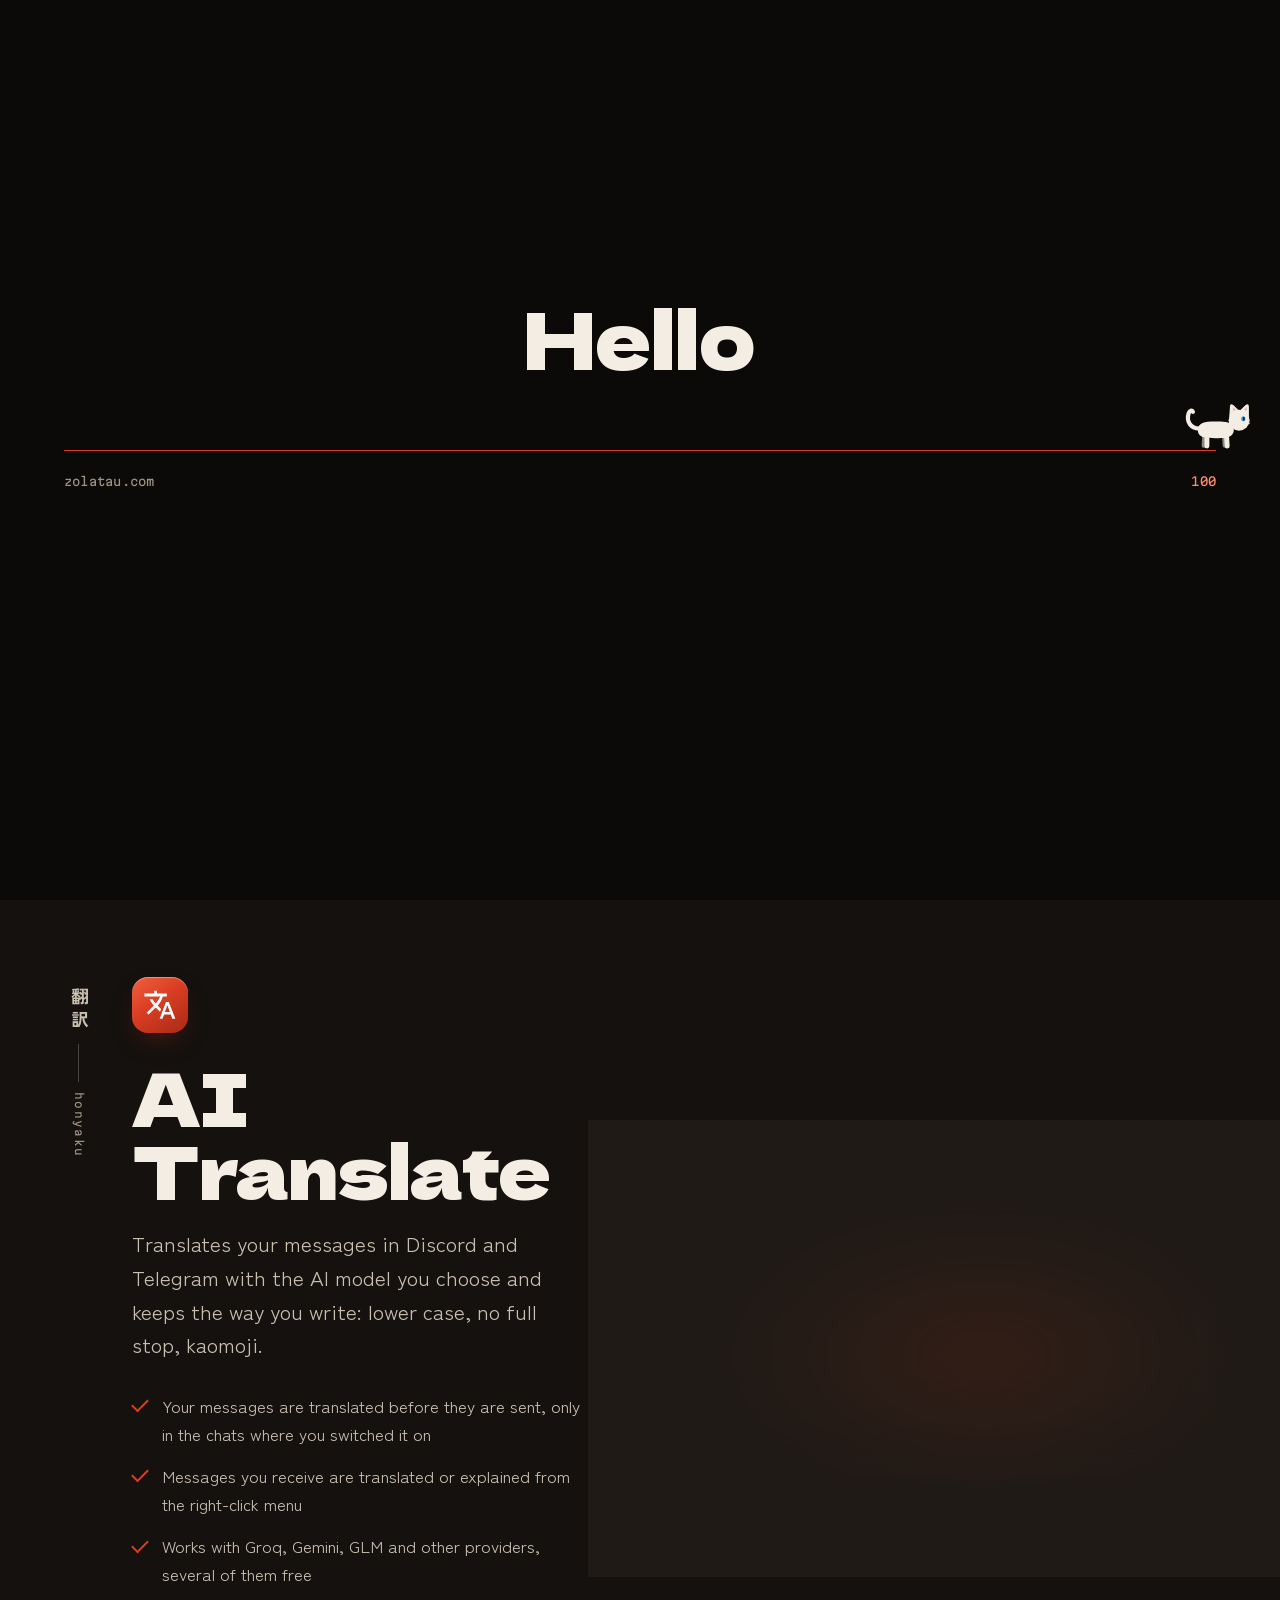
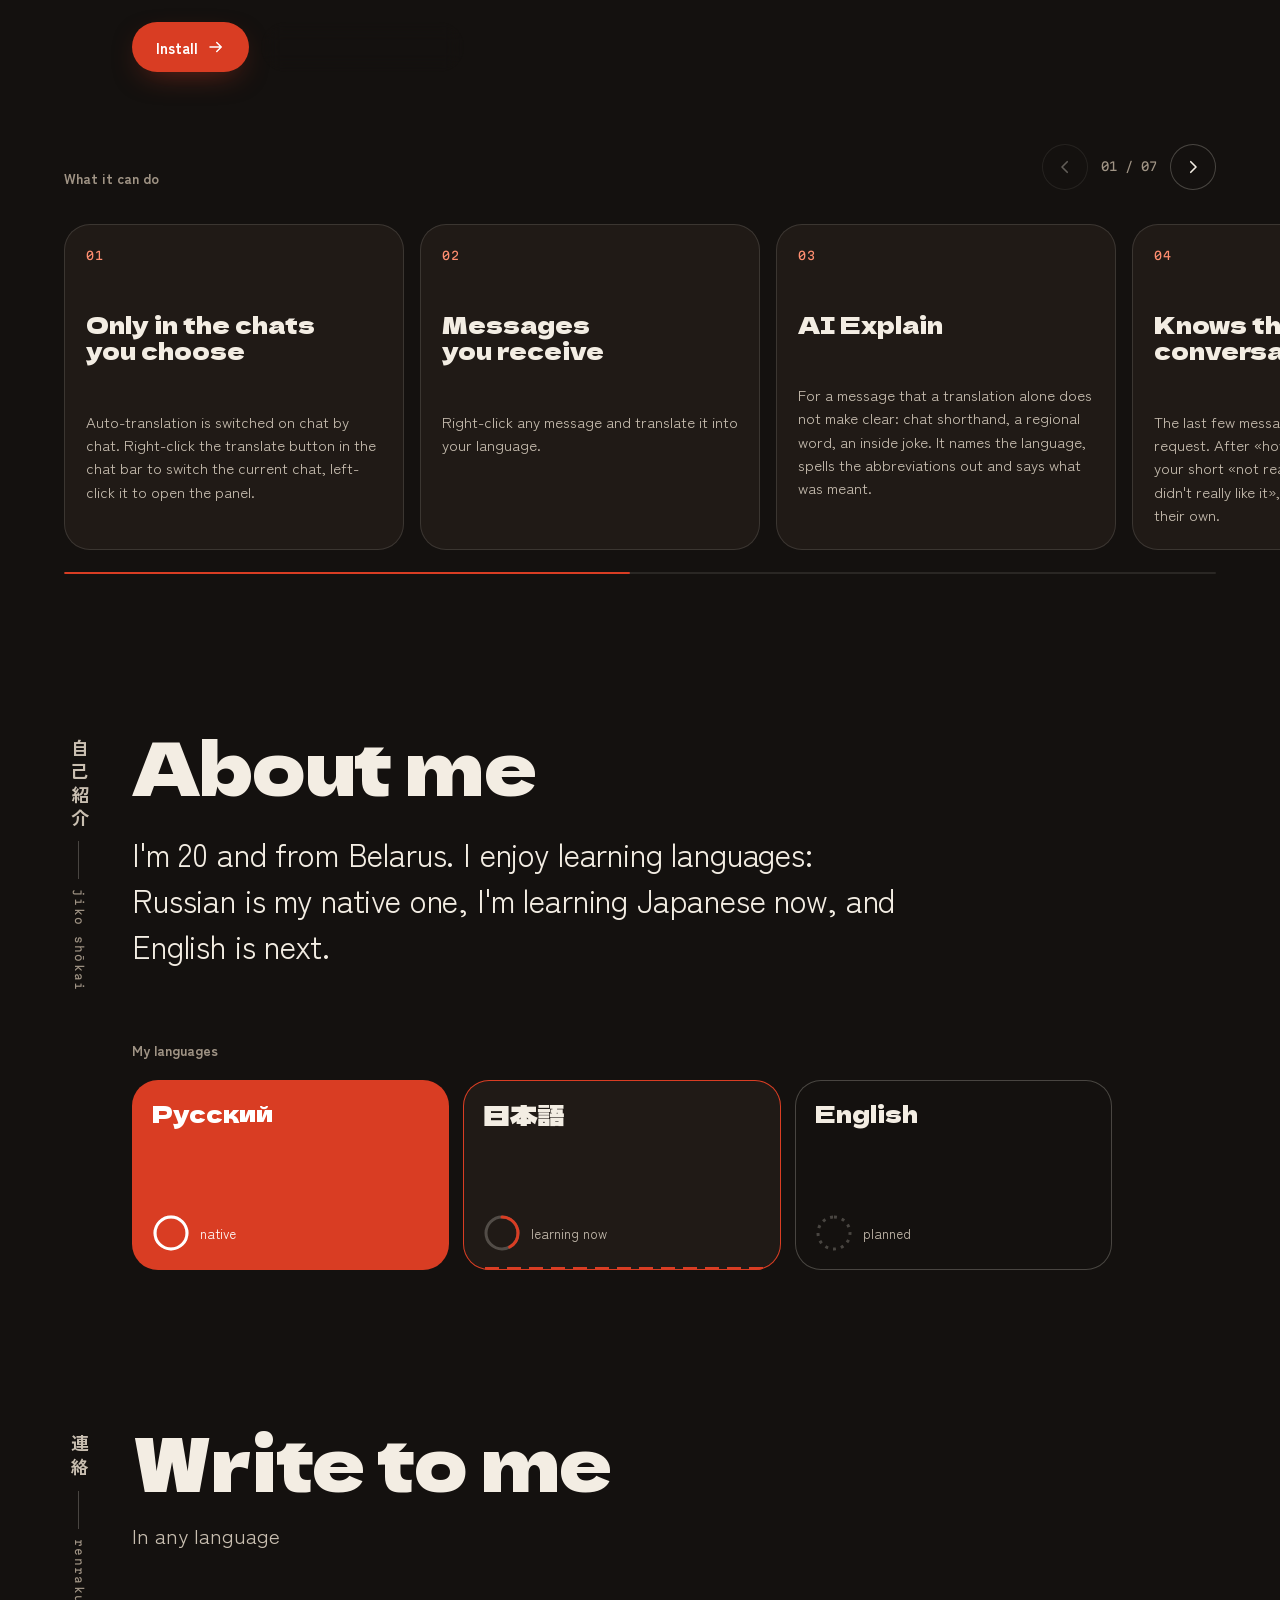
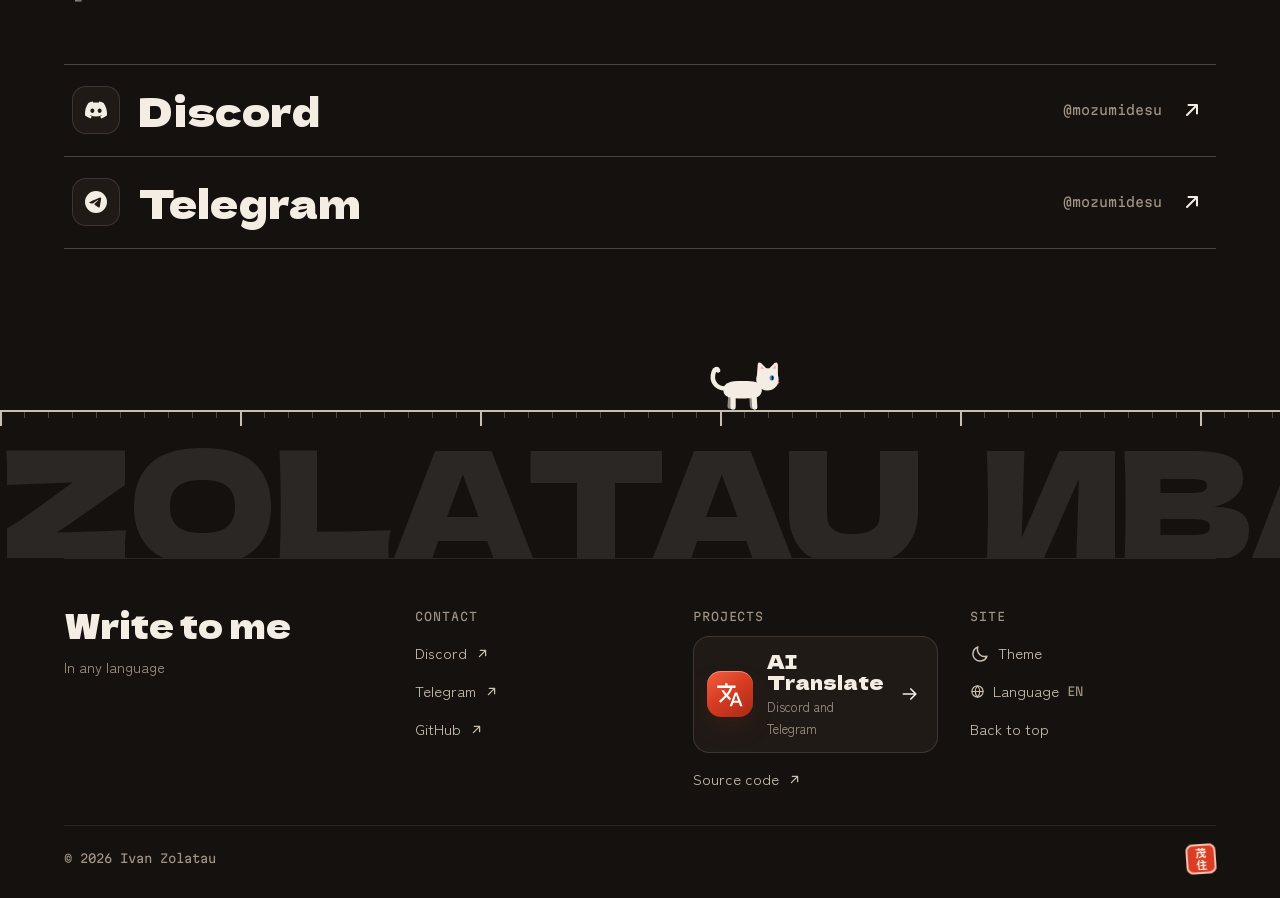
<file: public/index.html>
<!doctype html>
<html lang="en" data-theme="dark">
<head>
<meta charset="utf-8">
<meta name="viewport" content="width=device-width, initial-scale=1, viewport-fit=cover">
<title>Ivan Zolatau</title>
<meta name="description" content="Ivan Zolatau, a language learner from Belarus and the maker of AI Translate, a plugin for Discord and Telegram that translates your messages with AI and keeps the way you write.">
<meta name="theme-color" content="#14110F">
<meta property="og:type" content="website">
<meta property="og:site_name" content="zolatau.com">
<meta property="og:url" content="https://zolatau.com/">
<meta property="og:title" content="Ivan Zolatau">
<meta property="og:description" content="I develop AI Translate, a plugin for Discord and Telegram that lets you talk to anyone, even without a shared language. I study languages myself.">
<meta property="og:image" content="https://zolatau.com/assets/img/og-home.jpg">
<meta property="og:image:width" content="1200">
<meta property="og:image:height" content="630">
<meta name="twitter:card" content="summary_large_image">
<link rel="canonical" href="https://zolatau.com/">
<link rel="icon" href="assets/img/favicon.svg" type="image/svg+xml">
<link rel="icon" href="assets/img/favicon-32.png" sizes="32x32" type="image/png">
<link rel="apple-touch-icon" href="assets/img/apple-touch-icon.png">
<link rel="preload" href="assets/fonts/dela-latin.woff2" as="font" type="font/woff2" crossorigin>
<link rel="stylesheet" href="assets/css/fonts.css">
<link rel="stylesheet" href="assets/css/site.css">
<script>
(function(){var d=document.documentElement,L=["de","en","es","fr","id","pt","ro","ru","uk","tr","vi","ar","th","ja","ko","zh"];
function g(k){var m=document.cookie.match(new RegExp("(?:^|; )zl-"+k+"=([^;]*)"));if(m)return decodeURIComponent(m[1]);try{return localStorage.getItem("zl-"+k)}catch(e){return null}}
var q=new URLSearchParams(location.search),qt=q.get("theme"),ql=q.get("lang"),t=g("theme"),l=g("lang");if(qt==="light"||qt==="dark"){t=qt;try{localStorage.setItem("zl-theme",qt)}catch(e){}}if(L.indexOf(ql)>=0){l=ql;try{localStorage.setItem("zl-lang",ql)}catch(e){}}if(qt||ql){try{history.replaceState(null,"",location.pathname+location.hash)}catch(e){}}d.setAttribute("data-theme",t==="light"?"light":"dark");
if(L.indexOf(l)<0){l="en";var n=navigator.languages||[navigator.language||"en"];for(var i=0;i<n.length;i++){var b=String(n[i]).toLowerCase().split("-")[0];if(L.indexOf(b)>=0){l=b;break}}}
d.lang=l;d.dir=l==="ar"?"rtl":"ltr";d.className+=" js"+(l!=="en"?" i18n-wait":"");
setTimeout(function(){d.classList.remove("i18n-wait")},2500);
var m=document.querySelector('meta[name="theme-color"]');if(m)m.content=t==="light"?"#F4EFE6":"#14110F";})();
</script>
<script src="assets/js/site.js" defer></script>
<script src="assets/js/home.js" defer></script>
</head>
<body data-page="home">
<svg width="0" height="0" style="position:absolute" aria-hidden="true" focusable="false">
  <symbol id="i-arrow" viewBox="0 0 24 24"><path d="M4 12h15M13 6l6 6-6 6" fill="none" stroke="currentColor" stroke-width="2" stroke-linecap="round" stroke-linejoin="round"/></symbol>
  <symbol id="i-arrow-up" viewBox="0 0 24 24"><path d="M7 17 17 7M8.5 7H17v8.5" fill="none" stroke="currentColor" stroke-width="2" stroke-linecap="round" stroke-linejoin="round"/></symbol>
  <symbol id="i-globe" viewBox="0 0 24 24"><g fill="none" stroke="currentColor" stroke-width="1.8" stroke-linecap="round"><circle cx="12" cy="12" r="9"/><path d="M3 12h18M12 3c2.5 2.6 3.7 5.6 3.7 9s-1.2 6.4-3.7 9c-2.5-2.6-3.7-5.6-3.7-9S9.5 5.6 12 3Z"/></g></symbol>
  <symbol id="i-sun" viewBox="0 0 24 24"><g fill="none" stroke="currentColor" stroke-width="1.8" stroke-linecap="round"><circle cx="12" cy="12" r="4.2"/><path d="M12 2.5v2.2M12 19.3v2.2M4.6 4.6l1.6 1.6M17.8 17.8l1.6 1.6M2.5 12h2.2M19.3 12h2.2M4.6 19.4l1.6-1.6M17.8 6.2l1.6-1.6"/></g></symbol>
  <symbol id="i-moon" viewBox="0 0 24 24"><path d="M20.3 14.6A8.6 8.6 0 0 1 9.4 3.7a8.6 8.6 0 1 0 10.9 10.9Z" fill="none" stroke="currentColor" stroke-width="1.8" stroke-linejoin="round"/></symbol>
  <symbol id="i-z" viewBox="29.8 32 60.5 56"><path transform="translate(26.7 88) scale(.0771 -.0771)" d="M666 205Q696 206 736.0 208.0Q776 210 825 211Q818 164 816.5 117.0Q815 70 815 0H48V223Q103 254 168.0 299.5Q233 345 336 419Q432 489 475 519Q396 518 158 508Q76 504 48 503Q48 577 46.5 627.0Q45 677 40 726H815V502Q762 467 619 366Q459 252 372 197Q429 198 666 205Z" fill="currentColor"/></symbol>
  <symbol id="i-heart" viewBox="0 0 24 24"><path d="M12 21.1 3.9 13C1.4 10.5 1.4 6.5 3.9 4a5.7 5.7 0 0 1 8.1 0 5.7 5.7 0 0 1 8.1 8.9l-8.1 8.2Z" fill="currentColor"/></symbol>
  <symbol id="i-translate" viewBox="0 96 960 960"><path d="m475 976 181-480h82l186 480h-87l-41-126H604l-47 126h-82Zm151-196h142l-70-194h-2l-70 194Zm-466 76-55-55 204-204q-38-44-67.5-88.5T190 416h87q17 33 37.5 62.5T361 539q45-47 75-97.5T487 336H40v-80h280v-80h80v80h280v80H567q-22 69-58.5 135.5T419 598l98 99-30 81-127-122-200 200Z"/></symbol>
  <symbol id="i-copy" viewBox="0 0 24 24"><g fill="none" stroke="currentColor" stroke-width="1.8" stroke-linejoin="round"><rect x="8.5" y="8.5" width="12" height="12" rx="2.5"/><path d="M15.5 8.5V6A2.5 2.5 0 0 0 13 3.5H6A2.5 2.5 0 0 0 3.5 6v7A2.5 2.5 0 0 0 6 15.5h2.5"/></g></symbol>
  <symbol id="i-spark" viewBox="0 0 24 24"><path d="M12 2.5c.6 4.6 2.9 6.9 7.5 7.5-4.6.6-6.9 2.9-7.5 7.5-.6-4.6-2.9-6.9-7.5-7.5 4.6-.6 6.9-2.9 7.5-7.5Zm6.5 12c.3 2 1.1 2.8 3 3-1.9.3-2.7 1.1-3 3-.3-1.9-1.1-2.7-3-3 1.9-.2 2.7-1 3-3Z"/></symbol>
  <symbol id="i-doc" viewBox="0 0 24 24"><g fill="none" stroke="currentColor" stroke-width="1.8" stroke-linejoin="round" stroke-linecap="round"><path d="M14 3H7a2 2 0 0 0-2 2v14a2 2 0 0 0 2 2h10a2 2 0 0 0 2-2V8z"/><path d="M14 3v5h5M9 13h6M9 17h6"/></g></symbol>
  <symbol id="i-box" viewBox="0 0 24 24"><g fill="none" stroke="currentColor" stroke-width="1.8" stroke-linejoin="round"><path d="M21 8 12 3 3 8v8l9 5 9-5z"/><path d="m3 8 9 5 9-5M12 13v8"/></g></symbol>
  <symbol id="i-telegram" viewBox="0 0 24 24"><path d="M11.944 0A12 12 0 0 0 0 12a12 12 0 0 0 12 12 12 12 0 0 0 12-12A12 12 0 0 0 12 0a12 12 0 0 0-.056 0zm4.962 7.224c.1-.002.321.023.465.14a.506.506 0 0 1 .171.325c.016.093.036.306.02.472-.18 1.898-.962 6.502-1.36 8.627-.168.9-.499 1.201-.82 1.23-.696.065-1.225-.46-1.9-.902-1.056-.693-1.653-1.124-2.678-1.8-1.185-.78-.417-1.21.258-1.91.177-.184 3.247-2.977 3.307-3.23.007-.032.014-.15-.056-.212s-.174-.041-.249-.024c-.106.024-1.793 1.14-5.061 3.345-.48.33-.913.49-1.302.48-.428-.008-1.252-.241-1.865-.44-.752-.245-1.349-.374-1.297-.789.027-.216.325-.437.893-.663 3.498-1.524 5.83-2.529 6.998-3.014 3.332-1.386 4.025-1.627 4.476-1.635z"/></symbol>
  <symbol id="i-discord" viewBox="0 0 24 24"><path d="M20.317 4.3698a19.7913 19.7913 0 00-4.8851-1.5152.0741.0741 0 00-.0785.0371c-.211.3753-.4447.8648-.6083 1.2495-1.8447-.2762-3.68-.2762-5.4868 0-.1636-.3933-.4058-.8742-.6177-1.2495a.077.077 0 00-.0785-.037 19.7363 19.7363 0 00-4.8852 1.515.0699.0699 0 00-.0321.0277C.5334 9.0458-.319 13.5799.0992 18.0578a.0824.0824 0 00.0312.0561c2.0528 1.5076 4.0413 2.4228 5.9929 3.0294a.0777.0777 0 00.0842-.0276c.4616-.6304.8731-1.2952 1.226-1.9942a.076.076 0 00-.0416-.1057c-.6528-.2476-1.2743-.5495-1.8722-.8923a.077.077 0 01-.0076-.1277c.1258-.0943.2517-.1923.3718-.2914a.0743.0743 0 01.0776-.0105c3.9278 1.7933 8.18 1.7933 12.0614 0a.0739.0739 0 01.0785.0095c.1202.099.246.1981.3728.2924a.077.077 0 01-.0066.1276 12.2986 12.2986 0 01-1.873.8914.0766.0766 0 00-.0407.1067c.3604.698.7719 1.3628 1.225 1.9932a.076.076 0 00.0842.0286c1.961-.6067 3.9495-1.5219 6.0023-3.0294a.077.077 0 00.0313-.0552c.5004-5.177-.8382-9.6739-3.5485-13.6604a.061.061 0 00-.0312-.0286zM8.02 15.3312c-1.1825 0-2.1569-1.0857-2.1569-2.419 0-1.3332.9555-2.4189 2.157-2.4189 1.2108 0 2.1757 1.0952 2.1568 2.419 0 1.3332-.9555 2.4189-2.1569 2.4189zm7.9748 0c-1.1825 0-2.1569-1.0857-2.1569-2.419 0-1.3332.9554-2.4189 2.1569-2.4189 1.2108 0 2.1757 1.0952 2.1568 2.419 0 1.3332-.946 2.4189-2.1568 2.4189Z"/></symbol>
  <symbol id="i-gitlab" viewBox="0 0 24 24"><path d="m23.6004 9.5927-.0337-.0862L20.3.9814a.851.851 0 0 0-.3362-.405.8748.8748 0 0 0-.9997.0539.8748.8748 0 0 0-.29.4399l-2.2055 6.748H7.5375l-2.2057-6.748a.8573.8573 0 0 0-.29-.4412.8748.8748 0 0 0-.9997-.0537.8585.8585 0 0 0-.3362.4049L.4332 9.5015l-.0325.0862a6.0657 6.0657 0 0 0 2.0119 7.0105l.0113.0087.03.0213 4.976 3.7264 2.462 1.8633 1.4995 1.1321a1.0085 1.0085 0 0 0 1.2197 0l1.4995-1.1321 2.4619-1.8633 5.006-3.7489.0125-.01a6.0682 6.0682 0 0 0 2.0094-7.003z"/></symbol>
  <symbol id="i-github" viewBox="0 0 24 24"><path d="M12 .297c-6.63 0-12 5.373-12 12 0 5.303 3.438 9.8 8.205 11.385.6.113.82-.258.82-.577 0-.285-.01-1.04-.015-2.04-3.338.724-4.042-1.61-4.042-1.61C4.422 18.07 3.633 17.7 3.633 17.7c-1.087-.744.084-.729.084-.729 1.205.084 1.838 1.236 1.838 1.236 1.07 1.835 2.809 1.305 3.495.998.108-.776.417-1.305.76-1.605-2.665-.3-5.466-1.332-5.466-5.93 0-1.31.465-2.38 1.235-3.22-.135-.303-.54-1.523.105-3.176 0 0 1.005-.322 3.3 1.23.96-.267 1.98-.399 3-.405 1.02.006 2.04.138 3 .405 2.28-1.552 3.285-1.23 3.285-1.23.645 1.653.24 2.873.12 3.176.765.84 1.23 1.91 1.23 3.22 0 4.61-2.805 5.625-5.475 5.92.42.36.81 1.096.81 2.22 0 1.606-.015 2.896-.015 3.286 0 .315.21.69.825.57C20.565 22.092 24 17.592 24 12.297c0-6.627-5.373-12-12-12"/></symbol>
  <symbol id="i-chev-l" viewBox="0 0 24 24"><path d="M15 5l-7 7 7 7" fill="none" stroke="currentColor" stroke-width="2.2" stroke-linecap="round" stroke-linejoin="round"/></symbol>
  <symbol id="i-x" viewBox="0 0 24 24"><path d="M6 6l12 12M18 6 6 18" fill="none" stroke="currentColor" stroke-width="2.2" stroke-linecap="round"/></symbol>
  <symbol id="i-chev-r" viewBox="0 0 24 24"><path d="M9 5l7 7-7 7" fill="none" stroke="currentColor" stroke-width="2.2" stroke-linecap="round" stroke-linejoin="round"/></symbol>
</svg>
<a class="skip" href="#main" data-i18n="common.skip">Skip to content</a>
<div class="atmos" aria-hidden="true"><div class="atmos__cols"></div></div>
<div class="loader" aria-hidden="true">
    <div class="loader__half loader__half--top"></div>
    <div class="loader__half loader__half--bottom"></div>
    <div class="loader__stage">
      <p class="loader__word" data-loader-word>&nbsp;</p>
      <div class="loader__track">
        <div class="loader__fill"></div>
        <div class="loader__cat">
        <svg class="cat-walk" viewBox="0 0 120 72" aria-hidden="true" focusable="false">
          <g class="body">
            <path class="wtail" d="M36 38 C 24 38 17 28 21 16 C 22 12 26 11 27 14" fill="none" stroke="currentColor" stroke-width="6" stroke-linecap="round"/>
            <line class="leg l1" x1="44" y1="46" x2="43" y2="62" stroke="currentColor" stroke-width="7" stroke-linecap="round" opacity=".55"/>
            <line class="leg l3" x1="72" y1="46" x2="73" y2="62" stroke="currentColor" stroke-width="7" stroke-linecap="round" opacity=".55"/>
            <path d="M34 40 C 34 30 44 28 58 28 C 70 28 80 28 84 34 C 88 42 84 50 74 51 C 64 52 48 52 41 50 C 36 48 34 45 34 40 Z" fill="currentColor"/>
            <line class="leg l2" x1="47" y1="47" x2="47" y2="63" stroke="currentColor" stroke-width="7" stroke-linecap="round"/>
            <line class="leg l4" x1="75" y1="47" x2="76" y2="63" stroke="currentColor" stroke-width="7" stroke-linecap="round"/>
            <path d="M80 20 L 81 6 Q 81 3 84 5 L 92 13 Z M95 13 L 103 5 Q 106 3 106 7 L 106 21 Z" fill="currentColor" stroke="currentColor" stroke-width="2" stroke-linejoin="round"/>
            <path d="M84 12 L 85 8 L 89 12 Z M100 11 L 104 7 L 104 12 Z" fill="#F29BAE" opacity=".8"/>
            <circle cx="93" cy="26" r="15" fill="currentColor"/>
            <ellipse class="eye" cx="99" cy="24" rx="3" ry="3.6"/><ellipse class="pupil" cx="99.8" cy="24" rx="1.1" ry="2.9"/>
            <path d="M106.6 29.6 l2.6 .1 -1.3 2z" fill="#F29BAE"/>
          </g>
        </svg>
        </div>
      </div>
      <div class="loader__meta mono"><span>zolatau.com</span><span class="loader__count" data-loader-count>000</span></div>
    </div>
  </div>

<header class="nav">
  <nav class="nav__pill glass" aria-label="Main" data-i18n-attr="aria-label:nav.label">
    <a class="nav__mark" href="#top" aria-label="Ivan Zolatau"><span class="stamp" data-stamp aria-hidden="true"><b class="is-2">茂住</b></span></a>
    <div class="nav__links" style="--d:.05s">
      <span class="nav__blob" aria-hidden="true"></span>
      <a href="#translate"><span>AI Translate</span></a>
      <a href="#about"><span data-i18n="nav.about">About</span></a>
      <a href="#contact"><span data-i18n="nav.contact">Contact</span></a>
    </div>
    <span class="nav__sep" style="--d:.1s"></span>
    <button class="nav__btn pb" type="button" data-theme-toggle aria-label="Switch to light theme" style="--d:.15s">
      <span class="theme-ico"><svg class="moon" aria-hidden="true"><use href="#i-moon"/></svg><svg class="sun" aria-hidden="true"><use href="#i-sun"/></svg></span>
    </button>
    <div class="lang" style="--d:.2s">
      <button class="nav__btn nav__lang pb" type="button" aria-haspopup="listbox" aria-expanded="false" aria-controls="lang-menu" aria-label="Language" data-i18n-attr="aria-label:lang.label">
        <svg class="i" aria-hidden="true"><use href="#i-globe"/></svg><span data-lang-code>EN</span>
      </button>
    </div>
    <button class="nav__btn nav__menu-btn pb" type="button" aria-expanded="false" aria-controls="menu" aria-label="Menu" style="--d:.25s"><span class="menu-ico"></span></button>
  </nav>
  <ul class="lang__menu" id="lang-menu" role="listbox" aria-label="Language" data-i18n-attr="aria-label:lang.label" hidden></ul>
</header>

<div class="menu" id="menu" hidden>
  <ul class="menu__links">
    <li><a href="#top"><span data-i18n="nav.home">Home</span><i aria-hidden="true">茂住</i></a></li>
    <li><a href="#translate"><span>AI Translate</span><i aria-hidden="true">翻訳</i></a></li>
    <li><a href="#about"><span data-i18n="nav.about">About</span><i aria-hidden="true">自己紹介</i></a></li>
    <li><a href="#contact"><span data-i18n="nav.contact">Contact</span><i aria-hidden="true">連絡</i></a></li>
  </ul>
  <div class="menu__foot">
    <button class="menu__ctl pb" type="button" data-theme-toggle><span class="theme-ico"><svg class="moon" aria-hidden="true"><use href="#i-moon"/></svg><svg class="sun" aria-hidden="true"><use href="#i-sun"/></svg></span><span data-i18n="foot.theme">Theme</span></button>
    <button class="menu__ctl pb" type="button" data-lang-open aria-haspopup="listbox"><svg class="i" aria-hidden="true"><use href="#i-globe"/></svg><span data-i18n="lang.label">Language</span><span data-lang-code>EN</span></button>
  </div>
</div>

<main id="main">
  <section class="hero" id="top" aria-labelledby="hero-name">
    <div class="river" aria-hidden="true">
      <p><span>Привет</span><span>こんにちは</span><span>Hello</span><span>مرحبا</span><span>안녕하세요</span><span>Hola</span><span>สวัสดี</span><span>你好</span><span>Bonjour</span><span>Merhaba</span><span>Xin chào</span><span>Olá</span><span>Привіт</span><span>Hallo</span><span>Привет</span><span>こんにちは</span><span>Hello</span><span>مرحبا</span><span>안녕하세요</span><span>Hola</span><span>สวัสดี</span><span>你好</span><span>Bonjour</span><span>Merhaba</span><span>Xin chào</span><span>Olá</span><span>Привіт</span><span>Hallo</span></p>
      <p><span>Ivan</span><span>イヴァン</span><span>Иван</span><span>إيفان</span><span>이반</span><span>อีวาน</span><span>伊万</span><span>İvan</span><span>Іван</span><span>Iván</span><span>Ivan</span><span>イヴァン</span><span>Иван</span><span>إيفان</span><span>이반</span><span>อีวาน</span><span>伊万</span><span>İvan</span><span>Іван</span><span>Iván</span></p>
      <p><span>翻訳</span><span>Discord</span><span>Telegram</span><span>AI Translate</span><span>言語</span><span>16</span><span>翻訳</span><span>Discord</span><span>Telegram</span><span>AI Translate</span><span>言語</span><span>16</span></p>
    </div>
    <div class="wrap hero__grid">
      <div class="hero__copy">
        <a class="news glass" data-link="telegram" href="https://zolatau.com/telegram/" data-in style="--in:0">
          <span class="news__tag" data-i18n="home.newsTag">New</span>
          <span data-i18n="tr.tgNews">Now also for Telegram Web</span>
          <svg class="i" aria-hidden="true"><use href="#i-arrow"/></svg>
        </a>
        <h1 class="hero__name" id="hero-name" aria-label="Ivan Zolatau">
          <span class="hero__gloss" data-name-gloss aria-hidden="true"><span>English</span></span>
          <span class="hero__first" aria-hidden="true"><span data-name dir="auto">Ivan</span></span>
          <span class="hero__last" aria-hidden="true">Zolatau</span>
        </h1>
        <p class="hero__lead" data-in style="--in:3" data-i18n-html="home.lead">I develop <b>AI Translate</b>, a plugin for Discord and Telegram that lets you talk to anyone, even without a shared language. I study languages myself.</p>
        <div class="hero__cta" data-in style="--in:4">
          <a class="btn btn--acc" href="#contact"><span data-i18n="home.contactTitle">Write to me</span><svg class="i i-arrow" aria-hidden="true"><use href="#i-arrow"/></svg></a>
          <a class="btn btn--ghost" href="#about" data-i18n="home.ctaAbout">About me</a>
        </div>
      </div>
      <div class="hero__art">
        <div class="portrait">
          <div class="portrait__coin"></div>
          <picture class="portrait__img">
            <source type="image/avif" srcset="assets/img/ivan-480.avif 480w, assets/img/ivan-720.avif 720w, assets/img/ivan-960.avif 960w" sizes="(max-width: 900px) 70vw, 420px">
            <source type="image/webp" srcset="assets/img/ivan-480.webp 480w, assets/img/ivan-720.webp 720w, assets/img/ivan-960.webp 960w" sizes="(max-width: 900px) 70vw, 420px">
            <img src="assets/img/ivan-720.webp" width="983" height="1604" alt="Ivan Zolatau smiling, in a white T-shirt" data-i18n-attr="alt:home.photoAlt" fetchpriority="high">
          </picture>
          <svg class="portrait__hanko" viewBox="0 0 120 120" width="120" height="120" aria-hidden="true" focusable="false"><defs><filter id="hanko-ink" x="-5%" y="-5%" width="110%" height="110%" color-interpolation-filters="sRGB"><feTurbulence type="fractalNoise" baseFrequency="0.9" numOctaves="2" seed="7" result="n"/><feDisplacementMap in="SourceGraphic" in2="n" scale="2.2" xChannelSelector="R" yChannelSelector="G" result="d"/><feTurbulence type="fractalNoise" baseFrequency="0.22" numOctaves="3" seed="11" result="s"/><feColorMatrix in="s" type="matrix" values="0 0 0 0 0  0 0 0 0 0  0 0 0 0 0  30 0 0 0 -5.4" result="speck"/><feComposite in="d" in2="speck" operator="in"/></filter></defs><g filter="url(#hanko-ink)"><rect x="6" y="6" width="108" height="108" rx="14" class="hanko__bg"/><path d="M73 50.2Q73 52.4 71.8 53.4Q70.5 54.3 68.8 54.3Q60.8 54.3 54.5 50Q49.2 53 43.3 54.4Q41.9 51.1 39.4 47.7Q39.1 51.6 38.1 54.4Q34.5 53.5 32 52.9Q29.5 52.4 27 52.1Q28 50.4 28.5 48.6Q28.9 46.9 29.1 44.2Q29.2 41.5 29.2 36.3V27.9H43.3L43.2 27H37.7V26.1H28.8V18.8H37.7V17.6H47.8V18.8H53.6V17.6H63.6V18.8H72.7V26.1H67.2Q69 26.8 71.5 28H72.8L72.8 36.3H64.4L68.3 37.7Q67.6 38.7 66.2 40.3Q69.2 40.8 72.1 41.1Q72.6 44.6 72.8 46.4Q73 48.3 73 50.2ZM53.4 26.8Q53.4 27.2 53.5 28H63.2L64.8 26.1H63.6V27H53.6V26.1H47.8V26.8ZM47.8 43.5Q45.6 40.3 44.6 36.3H39.7Q39.6 36.6 39.7 36.8Q39.7 37.1 39.7 37.3V38.4Q39.7 41.4 39.6 45.3Q44.1 44.8 47.8 43.5ZM59.3 36.3H54.8Q55.4 37.8 56.1 39.2Q57.8 37.9 59.3 36.3ZM64.8 41.8Q63.7 43.1 62.3 44.4Q63.5 44.9 65.3 45.3Q65.5 45.3 65.3 44.3Q65.2 43.3 64.8 41.8ZM62.7 92.1H73V101.6H42.3V92.1H52.4V90.3H43.2V81.3H52.4V79.1H42.6V70.6H52Q50.1 69.8 48.5 69.4Q50.6 68.6 52.2 67.9Q53.8 67.3 56.5 65.9Q58.5 66.7 60.2 67.6Q61.8 68.5 64.3 69.9L62.9 70.6H72.5V79.1H62.7V81.3H71.8V90.3H62.7ZM42.8 66.7Q42.6 72.1 42.3 75.2Q42 78.4 41.3 81V102.1H31.1V91.8Q29.8 92.4 29.4 92.4Q29.1 88.4 28.7 85.8Q28.3 83.2 27 80.2Q28.9 80.2 30 79.7Q31.1 79.2 31.5 78.4Q31.8 77.9 31.9 76.5Q32 75 32 73.1Q32 69.9 31.7 66.6Z" class="hanko__ink"/></g></svg>
        </div>
      </div>
    </div>
    <div class="wrap hero__foot">
      <span class="cross"></span>
      <p class="clock"><span class="clock__dot" aria-hidden="true"></span><span data-i18n="home.clock">Belarus</span><time data-clock>--:--</time></p>
      <p class="scroll-hint" aria-hidden="true"><span></span></p>
      <span class="cross"></span>
    </div>
  </section>

  <section class="section showcase" id="translate" aria-labelledby="sc-title">
    <div class="wrap showcase__grid">
      <div class="section__head">
        <p class="vlabel" aria-hidden="true"><b>翻訳</b><i>honyaku</i></p>
        <div>
          <div class="app-mark"><svg aria-hidden="true"><use href="#i-translate"/></svg></div>
          <h2 class="section__title rv" id="sc-title">AI Translate</h2>
          <p class="section__lead" data-i18n="home.trLead">Translates your messages in Discord and Telegram with the AI model you choose and keeps the way you write: lower case, no full stop, kaomoji.</p>
          <ul class="ticks">
            <li data-i18n="home.tr1">Your messages are translated before they are sent, only in the chats where you switched it on</li>
            <li data-i18n="home.tr2">Messages you receive are translated or explained from the right-click menu</li>
            <li data-i18n="home.tr3">Works with Groq, Gemini, GLM and other providers, several of them free</li>
          </ul>
          <div class="cta-row">
            <button class="btn btn--acc" type="button" data-pick aria-haspopup="dialog" aria-expanded="false" aria-controls="pick"><span data-i18n="home.trInstall">Install</span><svg class="i i-arrow" aria-hidden="true"><use href="#i-arrow"/></svg></button>
            <a class="btn btn--ghost" data-link="translate" href="https://translate.zolatau.com/" data-i18n="home.trMore">More about the plugin</a>
          </div>
        </div>
      </div>
      <div class="showcase__demo">
        <div class="chat glass" data-demo="compact" role="img" aria-label="Example: AI Translate translating a conversation">
          <div class="chat__head"><span class="chat__hash" aria-hidden="true">#</span><b>general</b><span class="chat__state"><svg class="i" aria-hidden="true"><use href="#i-translate"/></svg><span data-d="state">AI Translate: on here</span></span></div>
          <div class="chat__body">
            <div class="msg msg--me is-off" data-d="out">
              <span class="msg__ava"><img src="assets/img/favicon.svg" alt="" width="38" height="38"></span>
              <div>
                <p class="msg__meta"><b data-d="me">You</b><time>14:25</time></p>
                <p class="msg__text" data-d="out-text"></p>
                <p class="msg__orig is-off" data-d="orig"><span data-d="wrote">you wrote:</span> <span data-d="orig-text"></span></p>
              </div>
            </div>
            <div class="msg msg--them is-off" data-d="in">
              <span class="msg__ava" data-d="friend-ava">Y</span>
              <div>
                <p class="msg__meta"><b data-d="friend">Yuki</b><time>14:26</time></p>
                <p class="msg__text" data-d="in-text"></p>
                <div class="msg__tr is-off" data-d="tr"><small data-d="tr-from">Translated from Japanese</small><p data-d="tr-text"></p></div>
              </div>
              <div class="ctx is-off">
                <div class="ctx__item"><svg class="i" aria-hidden="true"><use href="#i-translate"/></svg><span data-d="ctx-translate">AI Translate</span></div>
                <div class="ctx__item"><svg class="i" aria-hidden="true"><use href="#i-spark"/></svg><span data-d="ctx-explain">AI Explain</span></div>
                <div class="ctx__sep"></div>
                <div class="ctx__bar" style="width:60%"></div>
                <div class="ctx__bar" style="width:45%"></div>
              </div>
            </div>
          </div>
        </div>
      </div>
    </div>
    <div class="rail" data-rail>
      <div class="rail__head">
        <h3 class="rail__title" id="rail-features" data-i18n="tr.fTitle">What it can do</h3>
        <div class="rail__ctl">
          <button class="rail__btn pb" type="button" data-prev aria-label="Previous" data-i18n-attr="aria-label:rail.prev"><svg class="i" aria-hidden="true"><use href="#i-chev-l"/></svg></button>
          <span class="rail__count" data-count aria-hidden="true">01 / 07</span>
          <button class="rail__btn pb" type="button" data-next aria-label="Next" data-i18n-attr="aria-label:rail.next"><svg class="i" aria-hidden="true"><use href="#i-chev-r"/></svg></button>
        </div>
      </div>
      <ul class="rail__track" tabindex="0" aria-labelledby="rail-features">
        <li class="fcard"><span class="fcard__n">01</span><h4 data-i18n="tr.f1t">Only in the chats you choose</h4><p data-i18n="tr.f1d">Auto-translation is switched on chat by chat. Right-click the translate button in the chat bar to switch the current chat, left-click it to open the panel.</p></li>
        <li class="fcard"><span class="fcard__n">02</span><h4 data-i18n="tr.f2t">Messages you receive</h4><p data-i18n="tr.f2d">Right-click any message and translate it into your language.</p></li>
        <li class="fcard"><span class="fcard__n">03</span><h4>AI Explain</h4><p data-i18n="tr.f3d">For a message that a translation alone does not make clear: chat shorthand, a regional word, an inside joke. It names the language, spells the abbreviations out and says what was meant.</p></li>
        <li class="fcard"><span class="fcard__n">04</span><h4 data-i18n="tr.f6t">Knows the conversation</h4><p data-i18n="tr.f6d">The last few messages go with each request. After «how did you like the film?» your short «not really» comes out as «i didn't really like it», not as two words on their own.</p></li>
        <li class="fcard"><span class="fcard__n">05</span><h4 data-i18n="tr.f8t">Backup providers</h4><p data-i18n="tr.f8d">Up to four can stand behind the main provider. When it is overloaded, out of quota or refuses the request, the translation goes through the next one by itself.</p></li>
        <li class="fcard"><span class="fcard__n">06</span><h4 data-i18n="tr.f10t">Free to use</h4><p data-i18n="tr.f10d">Groq, Gemini and GLM have free tiers, so translating costs nothing.</p></li>
        <li><a class="fcard fcard--more pb" data-link="translate" href="https://translate.zolatau.com/"><span class="fcard__n">AI TRANSLATE</span><h4 data-i18n="home.trMore">More about the plugin</h4><svg class="i" aria-hidden="true"><use href="#i-arrow"/></svg></a></li>
      </ul>
      <div class="rail__bar" aria-hidden="true"><i></i></div>
    </div>
  </section>

  <section class="section about" id="about" aria-labelledby="about-title">
    <div class="wrap">
      <div class="section__head">
        <p class="vlabel" aria-hidden="true"><b>自己紹介</b><i>jiko shōkai</i></p>
        <div>
          <h2 class="section__title rv" id="about-title" data-i18n="home.aboutTitle">About me</h2>
          <p class="about__bio" data-i18n="home.bio">I'm 20 and from Belarus. I enjoy learning languages: Russian is my native one, I'm learning Japanese now, and English is next.</p>
          <h3 class="langs-title" data-i18n="home.langsTitle">My languages</h3>
          <ol class="langs">
            <li class="is-native"><span class="langs__name" lang="ru">Русский</span><span class="langs__state"><span class="seal" aria-hidden="true"><svg viewBox="0 0 38 38"><circle class="track" cx="19" cy="19" r="16" pathLength="100"/><circle class="fill" cx="19" cy="19" r="16" pathLength="100"/></svg></span><span data-i18n="home.native">native</span></span></li>
            <li class="is-learning"><span class="langs__name" lang="ja">日本語</span><span class="langs__state"><span class="seal" aria-hidden="true"><svg viewBox="0 0 38 38"><circle class="track" cx="19" cy="19" r="16" pathLength="100"/><circle class="fill" cx="19" cy="19" r="16" pathLength="100"/></svg></span><span data-i18n="home.learning">learning now</span></span></li>
            <li class="is-planned"><span class="langs__name" lang="en">English</span><span class="langs__state"><span class="seal" aria-hidden="true"><svg viewBox="0 0 38 38"><circle class="track" cx="19" cy="19" r="16" pathLength="100"/></svg></span><span data-i18n="home.planned">planned</span></span></li>
          </ol>
        </div>
      </div>
    </div>
  </section>

  <section class="section contact" id="contact" aria-labelledby="contact-title">
    <div class="wrap">
      <div class="section__head">
        <p class="vlabel" aria-hidden="true"><b>連絡</b><i>renraku</i></p>
        <div>
          <h2 class="section__title rv" id="contact-title" data-i18n="home.contactTitle">Write to me</h2>
          <p class="section__lead" data-i18n="home.contactLead">In any language</p>
        </div>
      </div>
      <ul class="links">
        <li><a class="pb" href="https://discord.com/users/1418804885066874880" target="_blank" rel="noopener"><span class="links__ico"><svg class="i" aria-hidden="true"><use href="#i-discord"/></svg></span><span class="links__name">Discord</span><span class="links__handle">@mozumidesu</span><svg class="i i-arrow-up" aria-hidden="true"><use href="#i-arrow-up"/></svg></a></li>
        <li><a class="pb" href="https://t.me/mozumidesu" target="_blank" rel="noopener"><span class="links__ico"><svg class="i" aria-hidden="true"><use href="#i-telegram"/></svg></span><span class="links__name">Telegram</span><span class="links__handle">@mozumidesu</span><svg class="i i-arrow-up" aria-hidden="true"><use href="#i-arrow-up"/></svg></a></li>
      </ul>
    </div>
  </section>
</main>

<footer class="footer">
  <div class="band">
    <p class="band__run" aria-hidden="true"><span>ZOLATAU</span><span>ИВАН</span><span>イヴァン</span><span>IVAN</span><span>이반</span><span>ZOLATAU</span><span>ИВАН</span><span>イヴァン</span><span>IVAN</span><span>이반</span></p>
    <button class="cat" type="button" aria-label="Cat" data-i18n-attr="aria-label:cat.label">
      <span class="cat__say" aria-live="polite">meow</span>
      <svg class="cat-walk" viewBox="0 0 120 72" aria-hidden="true" focusable="false">
        <g class="body">
          <path class="wtail" d="M36 38 C 24 38 17 28 21 16 C 22 12 26 11 27 14" fill="none" stroke="currentColor" stroke-width="6" stroke-linecap="round"/>
          <line class="leg l1" x1="44" y1="46" x2="43" y2="62" stroke="currentColor" stroke-width="7" stroke-linecap="round" opacity=".55"/>
          <line class="leg l3" x1="72" y1="46" x2="73" y2="62" stroke="currentColor" stroke-width="7" stroke-linecap="round" opacity=".55"/>
          <path d="M34 40 C 34 30 44 28 58 28 C 70 28 80 28 84 34 C 88 42 84 50 74 51 C 64 52 48 52 41 50 C 36 48 34 45 34 40 Z" fill="currentColor"/>
          <line class="leg l2" x1="47" y1="47" x2="47" y2="63" stroke="currentColor" stroke-width="7" stroke-linecap="round"/>
          <line class="leg l4" x1="75" y1="47" x2="76" y2="63" stroke="currentColor" stroke-width="7" stroke-linecap="round"/>
          <path d="M80 20 L 81 6 Q 81 3 84 5 L 92 13 Z M95 13 L 103 5 Q 106 3 106 7 L 106 21 Z" fill="currentColor" stroke="currentColor" stroke-width="2" stroke-linejoin="round"/>
          <path d="M84 12 L 85 8 L 89 12 Z M100 11 L 104 7 L 104 12 Z" fill="#F29BAE" opacity=".8"/>
          <circle cx="93" cy="26" r="15" fill="currentColor"/>
          <ellipse class="eye" cx="99" cy="24" rx="3" ry="3.6"/><ellipse class="pupil" cx="99.8" cy="24" rx="1.1" ry="2.9"/>
          <path d="M106.6 29.6 l2.6 .1 -1.3 2z" fill="#F29BAE"/>
        </g>
      </svg>
    </button>
  </div>
  <div class="wrap">
    <div class="footer__cols">
      <div>
        <p class="footer__lead" data-i18n="home.contactTitle">Write to me</p>
        <p data-i18n="home.contactLead">In any language</p>
      </div>
      <nav class="footer__col" aria-labelledby="f-contact">
        <h2 id="f-contact" data-i18n="nav.contact">Contact</h2>
        <ul>
          <li><a class="pb" href="https://discord.com/users/1418804885066874880" target="_blank" rel="noopener">Discord<svg class="i" aria-hidden="true"><use href="#i-arrow-up"/></svg></a></li>
          <li><a class="pb" href="https://t.me/mozumidesu" target="_blank" rel="noopener">Telegram<svg class="i" aria-hidden="true"><use href="#i-arrow-up"/></svg></a></li>
          <li><a class="pb" href="https://github.com/mozumidesu" target="_blank" rel="noopener">GitHub<svg class="i" aria-hidden="true"><use href="#i-arrow-up"/></svg></a></li>
        </ul>
      </nav>
      <nav class="footer__col footer__col--proj" aria-labelledby="f-proj">
        <h2 id="f-proj" data-i18n="foot.projects">Projects</h2>
        <ul>
          <li><button class="proj pb" type="button" data-pick aria-haspopup="dialog" aria-expanded="false" aria-controls="pick"><span class="app-mark" aria-hidden="true"><svg><use href="#i-translate"/></svg></span><span><b>AI Translate</b><small data-i18n="foot.projNote">Discord and Telegram</small></span><svg class="i" aria-hidden="true"><use href="#i-arrow"/></svg></button></li>
          <li><a class="pb" href="https://github.com/mozumidesu/ai-translate" target="_blank" rel="noopener"><span data-i18n="tr.hSource">Source code</span><svg class="i" aria-hidden="true"><use href="#i-arrow-up"/></svg></a></li>
        </ul>
      </nav>
      <div class="footer__col">
        <h2 data-i18n="foot.site">Site</h2>
        <ul>
          <li><button class="pb" type="button" data-theme-toggle><span class="theme-ico"><svg class="moon" aria-hidden="true"><use href="#i-moon"/></svg><svg class="sun" aria-hidden="true"><use href="#i-sun"/></svg></span><span data-i18n="foot.theme">Theme</span></button></li>
          <li><button class="pb" type="button" data-lang-open aria-haspopup="listbox"><svg class="i" aria-hidden="true"><use href="#i-globe"/></svg><span data-i18n="lang.label">Language</span><span data-lang-code>EN</span></button></li>
          <li><a class="pb" href="#top"><span data-i18n="common.top">Back to top</span></a></li>
        </ul>
      </div>
    </div>
    <div class="footer__base"><span>© 2026 Ivan Zolatau</span><span class="stamp" aria-hidden="true"><b class="is-2">茂住</b></span></div>
  </div>
</footer>

<dialog class="pick" id="pick" aria-labelledby="pick-title">
  <div class="pick__box">
    <p class="pick__kicker">AI Translate</p>
    <h2 id="pick-title" data-i18n="pick.title">Where do you chat?</h2>
    <ul class="pick__list">
      <li><a class="pick__opt pb" data-link="discord" href="https://zolatau.com/discord/"><span class="pick__ico"><svg class="i" aria-hidden="true"><use href="#i-discord"/></svg></span><span><b>Discord</b><small data-i18n="pick.discord">The app on Windows, macOS and Linux, or in a browser</small></span><svg class="i" aria-hidden="true"><use href="#i-arrow"/></svg></a></li>
      <li><a class="pick__opt pb" data-link="telegram" href="https://zolatau.com/telegram/"><span class="pick__ico"><svg class="i" aria-hidden="true"><use href="#i-telegram"/></svg></span><span><b>Telegram</b><small data-i18n="pick.telegram">Telegram Web in a desktop browser</small></span><svg class="i" aria-hidden="true"><use href="#i-arrow"/></svg></a></li>
    </ul>
    <button class="pick__close pb" type="button" data-pick-close aria-label="Close" data-i18n-attr="aria-label:common.close"><svg class="i" aria-hidden="true"><use href="#i-x"/></svg></button>
  </div>
</dialog>
</body>
</html>
</file>
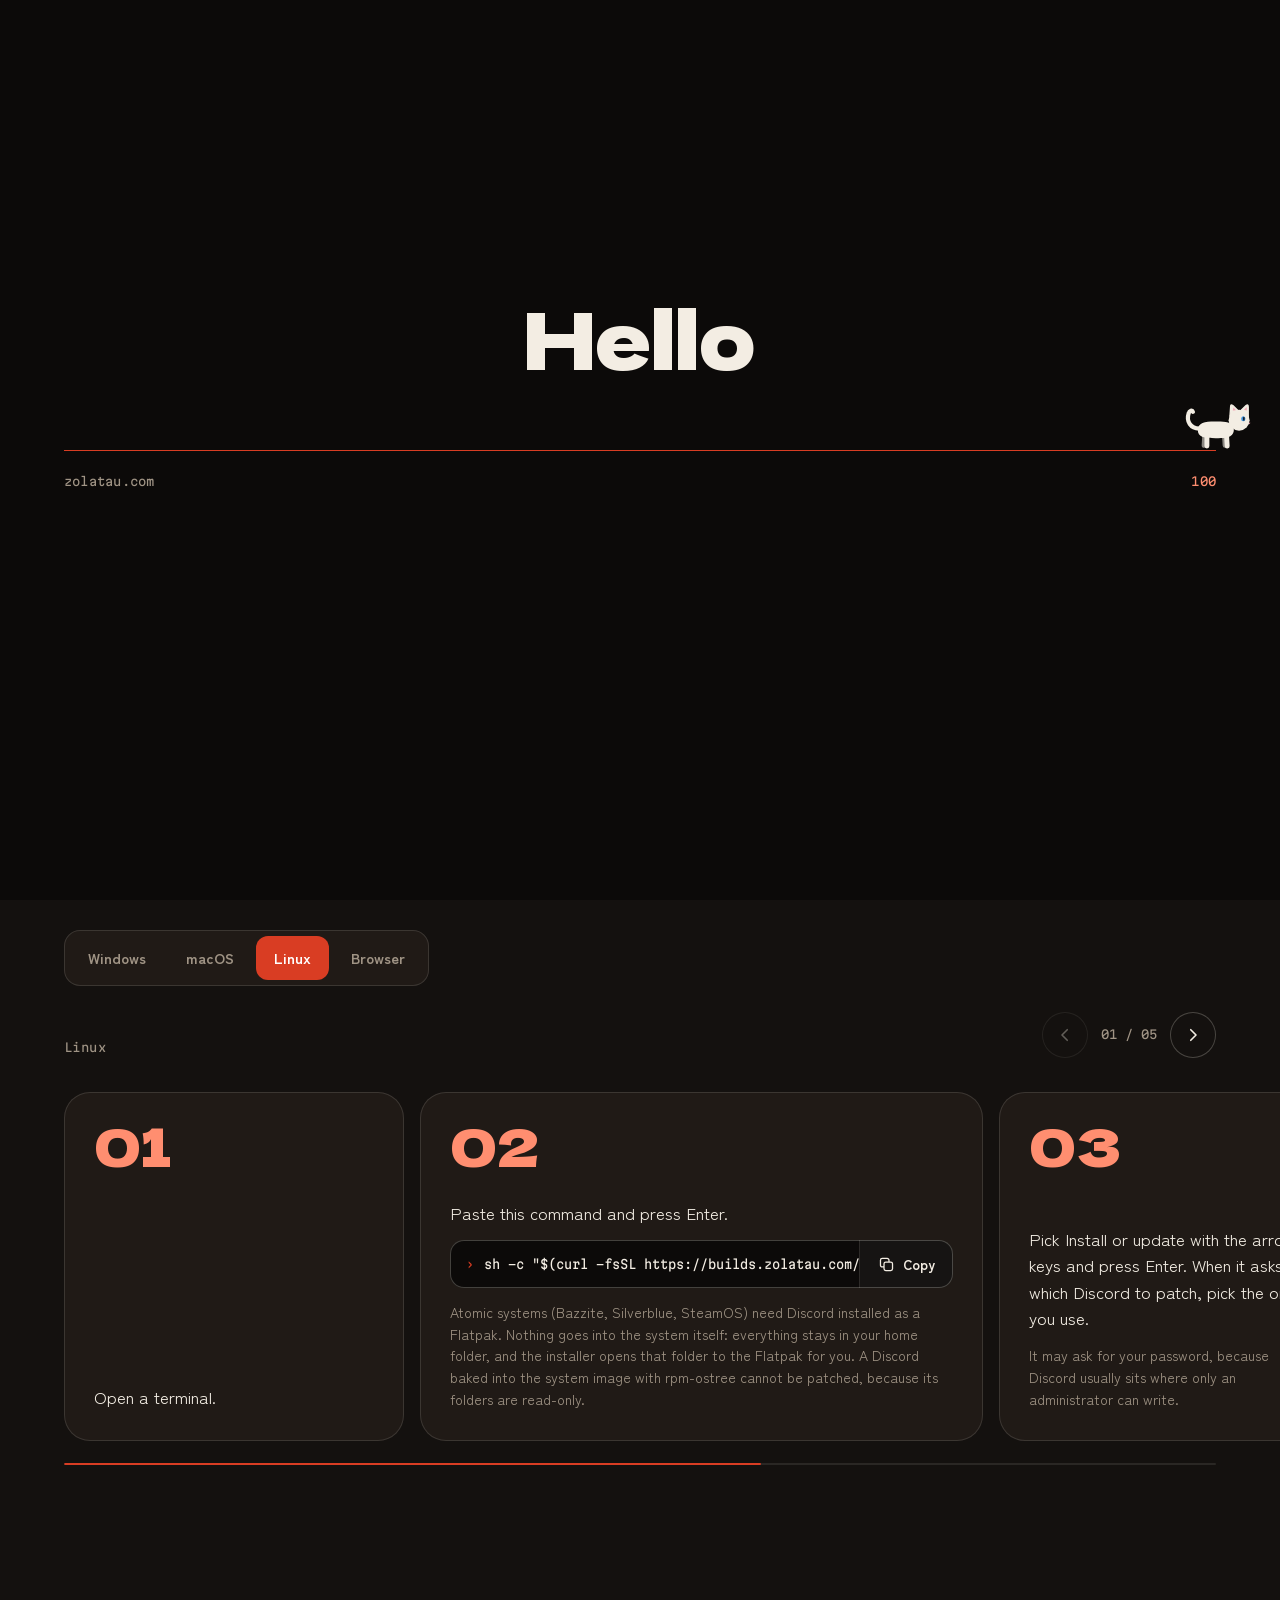
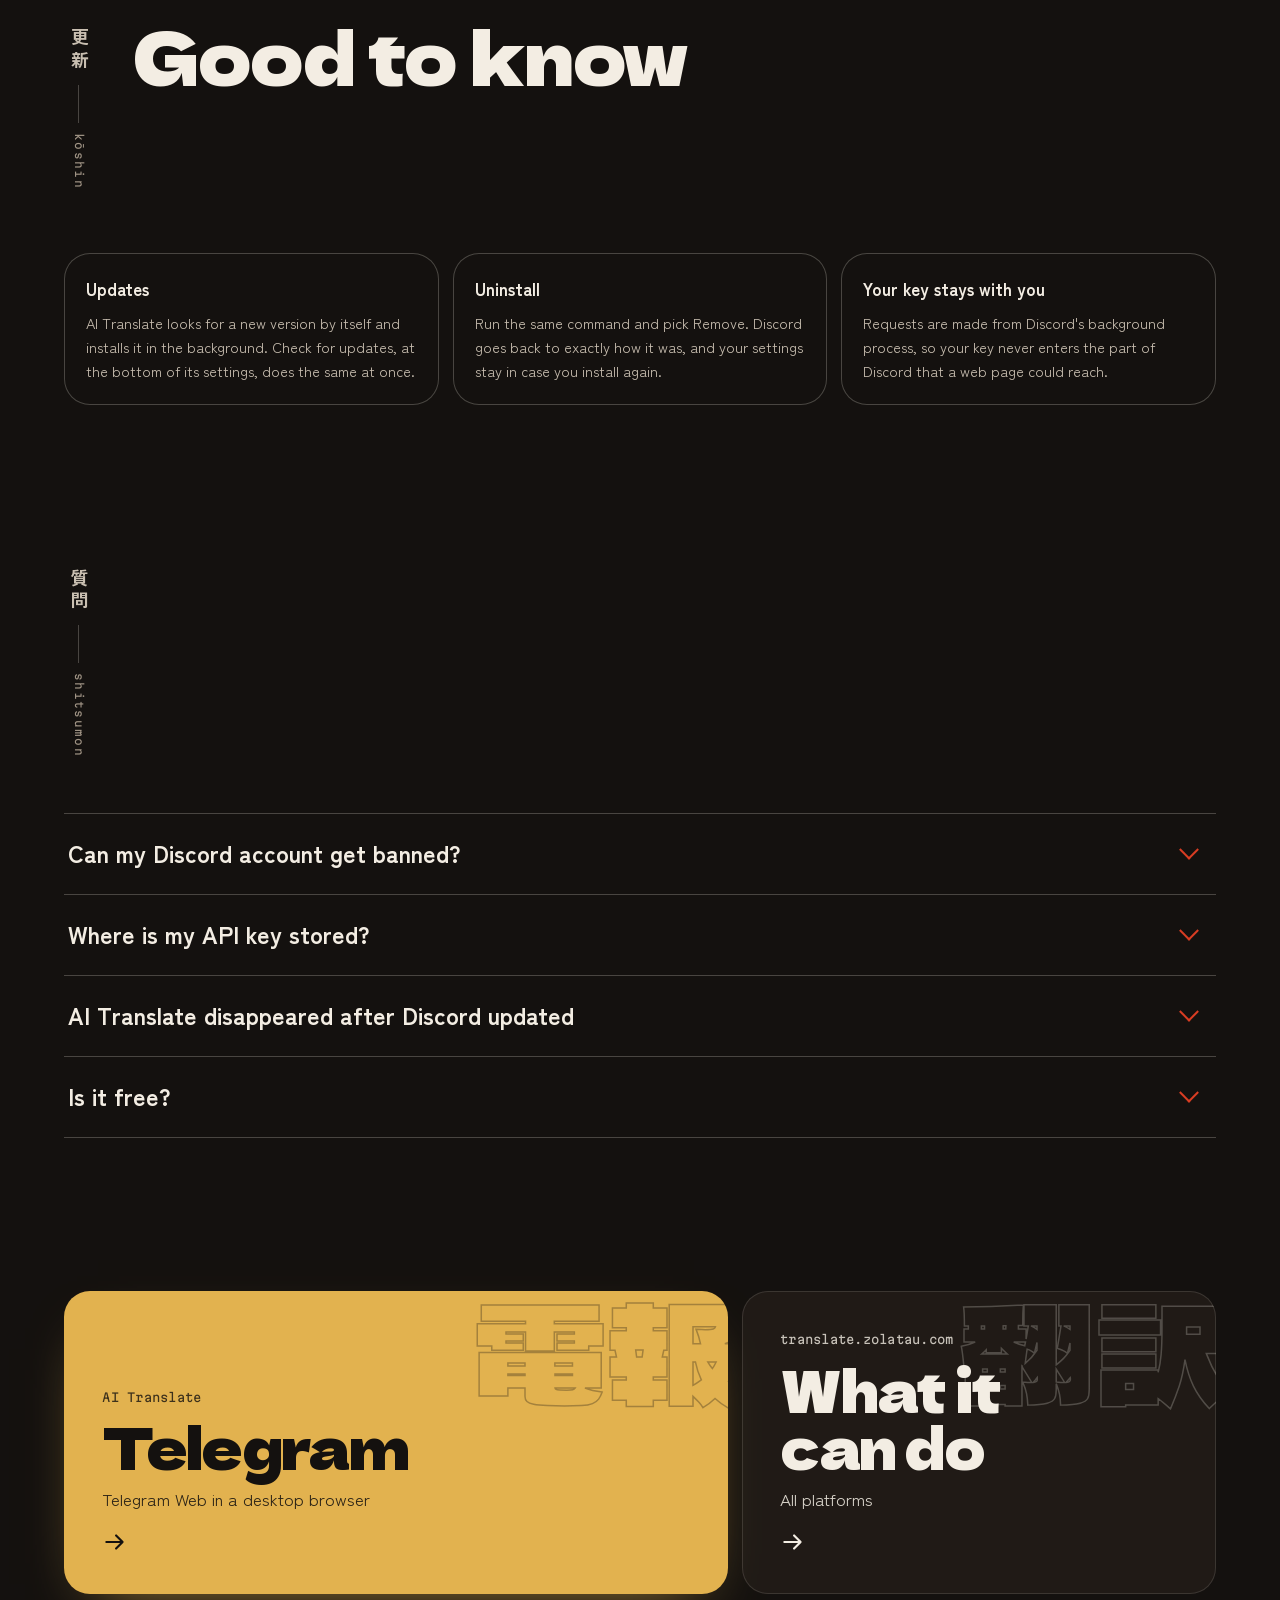
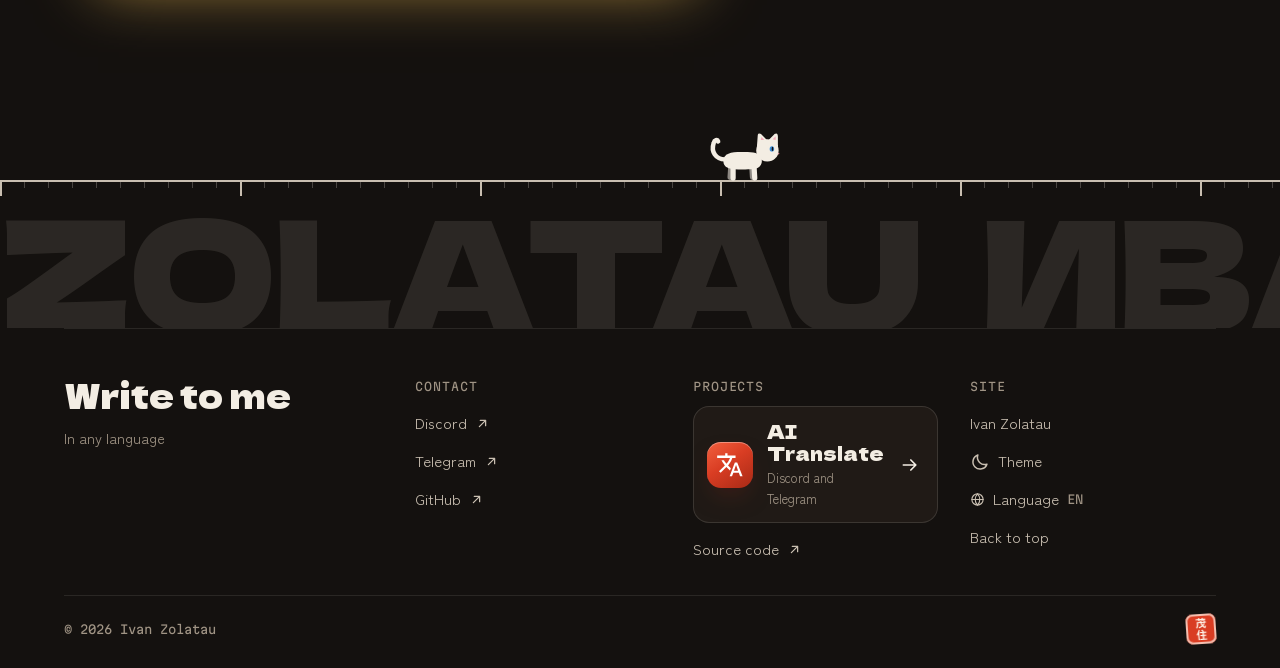
<file: public/discord/index.html>
<!doctype html>
<html lang="en" data-theme="dark">
<head>
<meta charset="utf-8">
<meta name="viewport" content="width=device-width, initial-scale=1, viewport-fit=cover">
<title>AI Translate for Discord</title>
<meta name="description" content="Install AI Translate for Discord: one command on Windows, macOS and Linux, or a userscript for Discord in a browser. Free and open source.">
<meta name="theme-color" content="#14110F">
<meta property="og:type" content="website">
<meta property="og:site_name" content="AI Translate">
<meta property="og:url" content="https://zolatau.com/discord/">
<meta property="og:title" content="AI Translate for Discord">
<meta property="og:description" content="One command on Windows, macOS and Linux, or a userscript for Discord in a browser. Translates with AI and keeps the way you write.">
<meta property="og:image" content="https://zolatau.com/assets/img/og-discord.jpg">
<meta property="og:image:width" content="1200">
<meta property="og:image:height" content="630">
<meta name="twitter:card" content="summary_large_image">
<link rel="canonical" href="https://zolatau.com/discord/">
<link rel="icon" href="../assets/img/favicon-translate.svg" type="image/svg+xml">
<link rel="icon" href="../assets/img/favicon-translate-32.png" sizes="32x32" type="image/png">
<link rel="apple-touch-icon" href="../assets/img/apple-touch-icon-translate.png">
<link rel="preload" href="../assets/fonts/dela-latin.woff2" as="font" type="font/woff2" crossorigin>
<link rel="stylesheet" href="../assets/css/fonts.css">
<link rel="stylesheet" href="../assets/css/site.css">
<script>
(function(){var d=document.documentElement,L=["de","en","es","fr","id","pt","ro","ru","uk","tr","vi","ar","th","ja","ko","zh"];
function g(k){var m=document.cookie.match(new RegExp("(?:^|; )zl-"+k+"=([^;]*)"));if(m)return decodeURIComponent(m[1]);try{return localStorage.getItem("zl-"+k)}catch(e){return null}}
var q=new URLSearchParams(location.search),qt=q.get("theme"),ql=q.get("lang"),t=g("theme"),l=g("lang");if(qt==="light"||qt==="dark"){t=qt;try{localStorage.setItem("zl-theme",qt)}catch(e){}}if(L.indexOf(ql)>=0){l=ql;try{localStorage.setItem("zl-lang",ql)}catch(e){}}if(qt||ql){try{history.replaceState(null,"",location.pathname+location.hash)}catch(e){}}d.setAttribute("data-theme",t==="light"?"light":"dark");
if(L.indexOf(l)<0){l="en";var n=navigator.languages||[navigator.language||"en"];for(var i=0;i<n.length;i++){var b=String(n[i]).toLowerCase().split("-")[0];if(L.indexOf(b)>=0){l=b;break}}}
d.lang=l;d.dir=l==="ar"?"rtl":"ltr";d.className+=" js"+(l!=="en"?" i18n-wait":"");
setTimeout(function(){d.classList.remove("i18n-wait")},2500);
var m=document.querySelector('meta[name="theme-color"]');if(m)m.content=t==="light"?"#F4EFE6":"#14110F";})();
</script>
<script src="../assets/js/site.js" defer></script>
</head>
<body data-page="discord" class="plat plat--discord">
<svg width="0" height="0" style="position:absolute" aria-hidden="true" focusable="false">
  <symbol id="i-arrow" viewBox="0 0 24 24"><path d="M4 12h15M13 6l6 6-6 6" fill="none" stroke="currentColor" stroke-width="2" stroke-linecap="round" stroke-linejoin="round"/></symbol>
  <symbol id="i-arrow-up" viewBox="0 0 24 24"><path d="M7 17 17 7M8.5 7H17v8.5" fill="none" stroke="currentColor" stroke-width="2" stroke-linecap="round" stroke-linejoin="round"/></symbol>
  <symbol id="i-globe" viewBox="0 0 24 24"><g fill="none" stroke="currentColor" stroke-width="1.8" stroke-linecap="round"><circle cx="12" cy="12" r="9"/><path d="M3 12h18M12 3c2.5 2.6 3.7 5.6 3.7 9s-1.2 6.4-3.7 9c-2.5-2.6-3.7-5.6-3.7-9S9.5 5.6 12 3Z"/></g></symbol>
  <symbol id="i-sun" viewBox="0 0 24 24"><g fill="none" stroke="currentColor" stroke-width="1.8" stroke-linecap="round"><circle cx="12" cy="12" r="4.2"/><path d="M12 2.5v2.2M12 19.3v2.2M4.6 4.6l1.6 1.6M17.8 17.8l1.6 1.6M2.5 12h2.2M19.3 12h2.2M4.6 19.4l1.6-1.6M17.8 6.2l1.6-1.6"/></g></symbol>
  <symbol id="i-moon" viewBox="0 0 24 24"><path d="M20.3 14.6A8.6 8.6 0 0 1 9.4 3.7a8.6 8.6 0 1 0 10.9 10.9Z" fill="none" stroke="currentColor" stroke-width="1.8" stroke-linejoin="round"/></symbol>
  <symbol id="i-x" viewBox="0 0 24 24"><path d="M6 6l12 12M18 6 6 18" fill="none" stroke="currentColor" stroke-width="2.2" stroke-linecap="round"/></symbol>
  <symbol id="i-z" viewBox="29.8 32 60.5 56"><path transform="translate(26.7 88) scale(.0771 -.0771)" d="M666 205Q696 206 736.0 208.0Q776 210 825 211Q818 164 816.5 117.0Q815 70 815 0H48V223Q103 254 168.0 299.5Q233 345 336 419Q432 489 475 519Q396 518 158 508Q76 504 48 503Q48 577 46.5 627.0Q45 677 40 726H815V502Q762 467 619 366Q459 252 372 197Q429 198 666 205Z" fill="currentColor"/></symbol>
  <symbol id="i-heart" viewBox="0 0 24 24"><path d="M12 21.1 3.9 13C1.4 10.5 1.4 6.5 3.9 4a5.7 5.7 0 0 1 8.1 0 5.7 5.7 0 0 1 8.1 8.9l-8.1 8.2Z" fill="currentColor"/></symbol>
  <symbol id="i-translate" viewBox="0 96 960 960"><path d="m475 976 181-480h82l186 480h-87l-41-126H604l-47 126h-82Zm151-196h142l-70-194h-2l-70 194Zm-466 76-55-55 204-204q-38-44-67.5-88.5T190 416h87q17 33 37.5 62.5T361 539q45-47 75-97.5T487 336H40v-80h280v-80h80v80h280v80H567q-22 69-58.5 135.5T419 598l98 99-30 81-127-122-200 200Z"/></symbol>
  <symbol id="i-copy" viewBox="0 0 24 24"><g fill="none" stroke="currentColor" stroke-width="1.8" stroke-linejoin="round"><rect x="8.5" y="8.5" width="12" height="12" rx="2.5"/><path d="M15.5 8.5V6A2.5 2.5 0 0 0 13 3.5H6A2.5 2.5 0 0 0 3.5 6v7A2.5 2.5 0 0 0 6 15.5h2.5"/></g></symbol>
  <symbol id="i-spark" viewBox="0 0 24 24"><path d="M12 2.5c.6 4.6 2.9 6.9 7.5 7.5-4.6.6-6.9 2.9-7.5 7.5-.6-4.6-2.9-6.9-7.5-7.5 4.6-.6 6.9-2.9 7.5-7.5Zm6.5 12c.3 2 1.1 2.8 3 3-1.9.3-2.7 1.1-3 3-.3-1.9-1.1-2.7-3-3 1.9-.2 2.7-1 3-3Z"/></symbol>
  <symbol id="i-doc" viewBox="0 0 24 24"><g fill="none" stroke="currentColor" stroke-width="1.8" stroke-linejoin="round" stroke-linecap="round"><path d="M14 3H7a2 2 0 0 0-2 2v14a2 2 0 0 0 2 2h10a2 2 0 0 0 2-2V8z"/><path d="M14 3v5h5M9 13h6M9 17h6"/></g></symbol>
  <symbol id="i-box" viewBox="0 0 24 24"><g fill="none" stroke="currentColor" stroke-width="1.8" stroke-linejoin="round"><path d="M21 8 12 3 3 8v8l9 5 9-5z"/><path d="m3 8 9 5 9-5M12 13v8"/></g></symbol>
  <symbol id="i-telegram" viewBox="0 0 24 24"><path d="M11.944 0A12 12 0 0 0 0 12a12 12 0 0 0 12 12 12 12 0 0 0 12-12A12 12 0 0 0 12 0a12 12 0 0 0-.056 0zm4.962 7.224c.1-.002.321.023.465.14a.506.506 0 0 1 .171.325c.016.093.036.306.02.472-.18 1.898-.962 6.502-1.36 8.627-.168.9-.499 1.201-.82 1.23-.696.065-1.225-.46-1.9-.902-1.056-.693-1.653-1.124-2.678-1.8-1.185-.78-.417-1.21.258-1.91.177-.184 3.247-2.977 3.307-3.23.007-.032.014-.15-.056-.212s-.174-.041-.249-.024c-.106.024-1.793 1.14-5.061 3.345-.48.33-.913.49-1.302.48-.428-.008-1.252-.241-1.865-.44-.752-.245-1.349-.374-1.297-.789.027-.216.325-.437.893-.663 3.498-1.524 5.83-2.529 6.998-3.014 3.332-1.386 4.025-1.627 4.476-1.635z"/></symbol>
  <symbol id="i-discord" viewBox="0 0 24 24"><path d="M20.317 4.3698a19.7913 19.7913 0 00-4.8851-1.5152.0741.0741 0 00-.0785.0371c-.211.3753-.4447.8648-.6083 1.2495-1.8447-.2762-3.68-.2762-5.4868 0-.1636-.3933-.4058-.8742-.6177-1.2495a.077.077 0 00-.0785-.037 19.7363 19.7363 0 00-4.8852 1.515.0699.0699 0 00-.0321.0277C.5334 9.0458-.319 13.5799.0992 18.0578a.0824.0824 0 00.0312.0561c2.0528 1.5076 4.0413 2.4228 5.9929 3.0294a.0777.0777 0 00.0842-.0276c.4616-.6304.8731-1.2952 1.226-1.9942a.076.076 0 00-.0416-.1057c-.6528-.2476-1.2743-.5495-1.8722-.8923a.077.077 0 01-.0076-.1277c.1258-.0943.2517-.1923.3718-.2914a.0743.0743 0 01.0776-.0105c3.9278 1.7933 8.18 1.7933 12.0614 0a.0739.0739 0 01.0785.0095c.1202.099.246.1981.3728.2924a.077.077 0 01-.0066.1276 12.2986 12.2986 0 01-1.873.8914.0766.0766 0 00-.0407.1067c.3604.698.7719 1.3628 1.225 1.9932a.076.076 0 00.0842.0286c1.961-.6067 3.9495-1.5219 6.0023-3.0294a.077.077 0 00.0313-.0552c.5004-5.177-.8382-9.6739-3.5485-13.6604a.061.061 0 00-.0312-.0286zM8.02 15.3312c-1.1825 0-2.1569-1.0857-2.1569-2.419 0-1.3332.9555-2.4189 2.157-2.4189 1.2108 0 2.1757 1.0952 2.1568 2.419 0 1.3332-.9555 2.4189-2.1569 2.4189zm7.9748 0c-1.1825 0-2.1569-1.0857-2.1569-2.419 0-1.3332.9554-2.4189 2.1569-2.4189 1.2108 0 2.1757 1.0952 2.1568 2.419 0 1.3332-.946 2.4189-2.1568 2.4189Z"/></symbol>
  <symbol id="i-gitlab" viewBox="0 0 24 24"><path d="m23.6004 9.5927-.0337-.0862L20.3.9814a.851.851 0 0 0-.3362-.405.8748.8748 0 0 0-.9997.0539.8748.8748 0 0 0-.29.4399l-2.2055 6.748H7.5375l-2.2057-6.748a.8573.8573 0 0 0-.29-.4412.8748.8748 0 0 0-.9997-.0537.8585.8585 0 0 0-.3362.4049L.4332 9.5015l-.0325.0862a6.0657 6.0657 0 0 0 2.0119 7.0105l.0113.0087.03.0213 4.976 3.7264 2.462 1.8633 1.4995 1.1321a1.0085 1.0085 0 0 0 1.2197 0l1.4995-1.1321 2.4619-1.8633 5.006-3.7489.0125-.01a6.0682 6.0682 0 0 0 2.0094-7.003z"/></symbol>
  <symbol id="i-github" viewBox="0 0 24 24"><path d="M12 .297c-6.63 0-12 5.373-12 12 0 5.303 3.438 9.8 8.205 11.385.6.113.82-.258.82-.577 0-.285-.01-1.04-.015-2.04-3.338.724-4.042-1.61-4.042-1.61C4.422 18.07 3.633 17.7 3.633 17.7c-1.087-.744.084-.729.084-.729 1.205.084 1.838 1.236 1.838 1.236 1.07 1.835 2.809 1.305 3.495.998.108-.776.417-1.305.76-1.605-2.665-.3-5.466-1.332-5.466-5.93 0-1.31.465-2.38 1.235-3.22-.135-.303-.54-1.523.105-3.176 0 0 1.005-.322 3.3 1.23.96-.267 1.98-.399 3-.405 1.02.006 2.04.138 3 .405 2.28-1.552 3.285-1.23 3.285-1.23.645 1.653.24 2.873.12 3.176.765.84 1.23 1.91 1.23 3.22 0 4.61-2.805 5.625-5.475 5.92.42.36.81 1.096.81 2.22 0 1.606-.015 2.896-.015 3.286 0 .315.21.69.825.57C20.565 22.092 24 17.592 24 12.297c0-6.627-5.373-12-12-12"/></symbol>
  <symbol id="i-chev-l" viewBox="0 0 24 24"><path d="M15 5l-7 7 7 7" fill="none" stroke="currentColor" stroke-width="2.2" stroke-linecap="round" stroke-linejoin="round"/></symbol>
  <symbol id="i-chev-r" viewBox="0 0 24 24"><path d="M9 5l7 7-7 7" fill="none" stroke="currentColor" stroke-width="2.2" stroke-linecap="round" stroke-linejoin="round"/></symbol>
  <symbol id="i-check" viewBox="0 0 24 24"><path d="M5 12.5l4.5 4.5L19 7.5" fill="none" stroke="currentColor" stroke-width="2.2" stroke-linecap="round" stroke-linejoin="round"/></symbol>
</svg>
<a class="skip" href="#main" data-i18n="common.skip">Skip to content</a>
<div class="atmos" aria-hidden="true"><div class="atmos__cols"></div></div>
<div class="loader" aria-hidden="true">
    <div class="loader__half loader__half--top"></div>
    <div class="loader__half loader__half--bottom"></div>
    <div class="loader__stage">
      <p class="loader__word" data-loader-word>&nbsp;</p>
      <div class="loader__track">
        <div class="loader__fill"></div>
        <div class="loader__cat">
        <svg class="cat-walk" viewBox="0 0 120 72" aria-hidden="true" focusable="false">
          <g class="body">
            <path class="wtail" d="M36 38 C 24 38 17 28 21 16 C 22 12 26 11 27 14" fill="none" stroke="currentColor" stroke-width="6" stroke-linecap="round"/>
            <line class="leg l1" x1="44" y1="46" x2="43" y2="62" stroke="currentColor" stroke-width="7" stroke-linecap="round" opacity=".55"/>
            <line class="leg l3" x1="72" y1="46" x2="73" y2="62" stroke="currentColor" stroke-width="7" stroke-linecap="round" opacity=".55"/>
            <path d="M34 40 C 34 30 44 28 58 28 C 70 28 80 28 84 34 C 88 42 84 50 74 51 C 64 52 48 52 41 50 C 36 48 34 45 34 40 Z" fill="currentColor"/>
            <line class="leg l2" x1="47" y1="47" x2="47" y2="63" stroke="currentColor" stroke-width="7" stroke-linecap="round"/>
            <line class="leg l4" x1="75" y1="47" x2="76" y2="63" stroke="currentColor" stroke-width="7" stroke-linecap="round"/>
            <path d="M80 20 L 81 6 Q 81 3 84 5 L 92 13 Z M95 13 L 103 5 Q 106 3 106 7 L 106 21 Z" fill="currentColor" stroke="currentColor" stroke-width="2" stroke-linejoin="round"/>
            <path d="M84 12 L 85 8 L 89 12 Z M100 11 L 104 7 L 104 12 Z" fill="#F29BAE" opacity=".8"/>
            <circle cx="93" cy="26" r="15" fill="currentColor"/>
            <ellipse class="eye" cx="99" cy="24" rx="3" ry="3.6"/><ellipse class="pupil" cx="99.8" cy="24" rx="1.1" ry="2.9"/>
            <path d="M106.6 29.6 l2.6 .1 -1.3 2z" fill="#F29BAE"/>
          </g>
        </svg>
        </div>
      </div>
      <div class="loader__meta mono"><span>zolatau.com</span><span class="loader__count" data-loader-count>000</span></div>
    </div>
  </div>

<header class="nav">
  <nav class="nav__pill glass" aria-label="Main" data-i18n-attr="aria-label:nav.label">
    <a class="nav__mark" href="#top" aria-label="AI Translate"><span class="stamp" data-stamp aria-hidden="true"><b class="is-1">声</b></span></a>
    <div class="nav__links" style="--d:.05s">
      <span class="nav__blob" aria-hidden="true"></span>
      <a href="#install"><span data-i18n="nav.install">Install</span></a>
      <a href="#after"><span data-i18n="plat.after">Good to know</span></a>
      <a href="#faq"><span data-i18n="nav.faq">Questions</span></a>
      <a data-link="telegram" href="https://zolatau.com/telegram/"><span>Telegram</span></a>
    </div>
    <span class="nav__sep" style="--d:.1s"></span>
    <a class="nav__btn nav__home" data-link="home" href="https://zolatau.com/" aria-label="Ivan Zolatau" style="--d:.12s"><span class="app-mark"><svg aria-hidden="true"><use href="#i-z"/></svg></span></a>
    <button class="nav__btn" type="button" data-theme-toggle aria-label="Switch to light theme" style="--d:.15s">
      <span class="theme-ico"><svg class="moon" aria-hidden="true"><use href="#i-moon"/></svg><svg class="sun" aria-hidden="true"><use href="#i-sun"/></svg></span>
    </button>
    <div class="lang" style="--d:.2s">
      <button class="nav__btn nav__lang" type="button" aria-haspopup="listbox" aria-expanded="false" aria-controls="lang-menu" aria-label="Language" data-i18n-attr="aria-label:lang.label">
        <svg class="i" aria-hidden="true"><use href="#i-globe"/></svg><span data-lang-code>EN</span>
      </button>
    </div>
    <button class="nav__btn nav__menu-btn" type="button" aria-expanded="false" aria-controls="menu" aria-label="Menu" style="--d:.25s"><span class="menu-ico"></span></button>
  </nav>
  <ul class="lang__menu" id="lang-menu" role="listbox" aria-label="Language" data-i18n-attr="aria-label:lang.label" hidden></ul>
</header>

<div class="menu" id="menu" hidden>
  <ul class="menu__links">
    <li><a href="#install"><span data-i18n="nav.install">Install</span><i aria-hidden="true">導入</i></a></li>
    <li><a href="#after"><span data-i18n="plat.after">Good to know</span><i aria-hidden="true">更新</i></a></li>
    <li><a href="#faq"><span data-i18n="nav.faq">Questions</span><i aria-hidden="true">質問</i></a></li>
    <li><a data-link="telegram" href="https://zolatau.com/telegram/"><span>Telegram</span><i aria-hidden="true">電報</i></a></li>
    <li><a data-link="translate" href="https://translate.zolatau.com/"><span>AI Translate</span><i aria-hidden="true">翻訳</i></a></li>
    <li><a data-link="home" href="https://zolatau.com/"><span>zolatau.com</span><i aria-hidden="true">茂住</i></a></li>
  </ul>
  <div class="menu__foot">
    <button class="menu__ctl pb" type="button" data-theme-toggle><span class="theme-ico"><svg class="moon" aria-hidden="true"><use href="#i-moon"/></svg><svg class="sun" aria-hidden="true"><use href="#i-sun"/></svg></span><span data-i18n="foot.theme">Theme</span></button>
    <button class="menu__ctl pb" type="button" data-lang-open aria-haspopup="listbox"><svg class="i" aria-hidden="true"><use href="#i-globe"/></svg><span data-i18n="lang.label">Language</span><span data-lang-code>EN</span></button>
  </div>
</div>
  </div>
</div>

<main id="main">
  <section class="phero" id="top" aria-labelledby="p-title">
    <p class="phero__kanji" aria-hidden="true">声</p>
    <div class="wrap phero__grid">
      <div class="phero__copy">
        <a class="phero__kicker" data-link="translate" href="https://translate.zolatau.com/" data-in style="--in:0"><span class="app-mark" aria-hidden="true"><svg><use href="#i-translate"/></svg></span><span>AI Translate</span></a>
        <h1 id="p-title" data-in style="--in:1">Discord</h1>
        <p class="phero__lead" data-in style="--in:2" data-i18n="tr.iLead">AI Translate runs inside Vencord, a well-known mod for the Discord app. One command downloads Vencord with AI Translate already inside, about a megabyte, and patches Discord. Nothing is built on your computer.</p>
        <div class="cta-row" data-in style="--in:3">
          <a class="btn btn--acc" href="#install"><span data-i18n="tr.ctaInstall">Install</span><svg class="i i-arrow" aria-hidden="true"><use href="#i-arrow"/></svg></a>
          <a class="btn btn--ghost" data-link="translate" href="https://translate.zolatau.com/#features" data-i18n="tr.ctaFeatures">What it can do</a>
        </div>
        <ul class="chips" data-in style="--in:4">
          <li class="chip">Windows</li>
          <li class="chip">macOS</li>
          <li class="chip">Linux</li>
          <li class="chip" data-i18n="tr.iBrowser">Browser</li>
        </ul>
      </div>
      <div class="phero__art" data-in style="--in:2" aria-hidden="true">
        <div class="term">
          <div class="term__bar"><i></i><i></i><i></i><span class="mono">PowerShell</span></div>
          <div class="term__body mono">
            <p class="term__cmd"><span class="term__p">&gt;</span> <span class="term__type">irm https://builds.zolatau.com/install.ps1 | iex</span></p>
            <p class="term__l" style="--l:1"><b>AI Translate</b> · Vencord</p>
            <p class="term__l term__opt" style="--l:2"><span class="term__sel">❯ Install or update</span></p>
            <p class="term__l term__opt" style="--l:3">&nbsp; Remove</p>
            <p class="term__l term__ok" style="--l:4"><svg class="i"><use href="#i-check"/></svg> Discord</p>
          </div>
        </div>
      </div>
    </div>
  </section>

  <section class="section pinst" id="install" aria-labelledby="i-title">
    <div class="wrap">
      <div class="section__head">
        <p class="vlabel" aria-hidden="true"><b>導入</b><i>dōnyū</i></p>
        <div>
          <h2 class="section__title rv" id="i-title" data-i18n="tr.iTitle">Install</h2>
          <p class="touch-note" data-i18n="tr.iTouch">The command runs on a computer: open this page there to copy it.</p>
        </div>
      </div>
      <div class="tabs ptabs" role="tablist" aria-label="Where to install" data-i18n-attr="aria-label:tr.iWhere">
          <button class="tab" role="tab" type="button" id="tab-win" data-os="win" aria-controls="os-win" aria-selected="true">Windows</button>
          <button class="tab" role="tab" type="button" id="tab-mac" data-os="mac" aria-controls="os-mac" aria-selected="false" tabindex="-1">macOS</button>
          <button class="tab" role="tab" type="button" id="tab-linux" data-os="linux" aria-controls="os-linux" aria-selected="false" tabindex="-1">Linux</button>
          <button class="tab" role="tab" type="button" id="tab-browser" data-os="browser" aria-controls="os-browser" aria-selected="false" tabindex="-1"><span data-i18n="tr.iBrowser">Browser</span></button>
      </div>
    </div>
    <div class="ppanel" role="tabpanel" id="os-win" aria-labelledby="tab-win">
      <div class="rail prail" data-rail>
        <div class="rail__head">
          <p class="rail__title" aria-hidden="true">Windows</p>
          <div class="rail__ctl">
            <button class="rail__btn pb" type="button" data-prev aria-label="Previous" data-i18n-attr="aria-label:rail.prev"><svg class="i" aria-hidden="true"><use href="#i-chev-l"/></svg></button>
            <span class="rail__count" data-count aria-hidden="true">01 / 05</span>
            <button class="rail__btn pb" type="button" data-next aria-label="Next" data-i18n-attr="aria-label:rail.next"><svg class="i" aria-hidden="true"><use href="#i-chev-r"/></svg></button>
          </div>
        </div>
        <ol class="rail__track" tabindex="0" aria-labelledby="tab-win">
        <li class="scard"><span class="scard__n" aria-hidden="true">01</span><p data-i18n="tr.s1win">Open Windows Terminal or PowerShell.</p></li>
        <li class="scard scard--wide"><span class="scard__n" aria-hidden="true">02</span><p data-i18n="tr.s2">Paste this command and press Enter.</p><div class="cmd"><pre>irm https://builds.zolatau.com/install.ps1 | iex</pre><button class="copy" type="button" data-copy><svg class="i" aria-hidden="true"><use href="#i-copy"/></svg><span data-i18n="common.copy">Copy</span></button></div></li>
        <li class="scard"><span class="scard__n" aria-hidden="true">03</span><p data-i18n="tr.s3">Pick Install or update with the arrow keys and press Enter. When it asks which Discord to patch, pick the one you use.</p><p class="note" data-i18n="tr.s3win">The command closes Discord before patching it.</p></li>
        <li class="scard"><span class="scard__n" aria-hidden="true">04</span><p data-i18n="tr.s4win">Start Discord again.</p></li>
        <li class="scard"><span class="scard__n" aria-hidden="true">05</span><p data-i18n-html="tr.s5">Open <span class="path"><span>Settings</span><i>›</i><span>Vencord</span><i>›</i><span>Plugins</span><i>›</i><span>AI Translate</span></span>, choose a provider and paste your key.</p></li>
        </ol>
        <div class="rail__bar" aria-hidden="true"><i></i></div>
      </div>
    </div>
    <div class="ppanel" role="tabpanel" id="os-mac" aria-labelledby="tab-mac" hidden>
      <div class="rail prail" data-rail>
        <div class="rail__head">
          <p class="rail__title" aria-hidden="true">macOS</p>
          <div class="rail__ctl">
            <button class="rail__btn pb" type="button" data-prev aria-label="Previous" data-i18n-attr="aria-label:rail.prev"><svg class="i" aria-hidden="true"><use href="#i-chev-l"/></svg></button>
            <span class="rail__count" data-count aria-hidden="true">01 / 05</span>
            <button class="rail__btn pb" type="button" data-next aria-label="Next" data-i18n-attr="aria-label:rail.next"><svg class="i" aria-hidden="true"><use href="#i-chev-r"/></svg></button>
          </div>
        </div>
        <ol class="rail__track" tabindex="0" aria-labelledby="tab-mac">
        <li class="scard"><span class="scard__n" aria-hidden="true">01</span><p data-i18n="tr.s1mac">Open Terminal.</p></li>
        <li class="scard scard--wide"><span class="scard__n" aria-hidden="true">02</span><p data-i18n="tr.s2">Paste this command and press Enter.</p><div class="cmd"><pre>sh -c "$(curl -fsSL https://builds.zolatau.com/install.sh)"</pre><button class="copy" type="button" data-copy><svg class="i" aria-hidden="true"><use href="#i-copy"/></svg><span data-i18n="common.copy">Copy</span></button></div></li>
        <li class="scard"><span class="scard__n" aria-hidden="true">03</span><p data-i18n="tr.s3">Pick Install or update with the arrow keys and press Enter. When it asks which Discord to patch, pick the one you use.</p></li>
        <li class="scard"><span class="scard__n" aria-hidden="true">04</span><p data-i18n="tr.s4">Quit Discord and start it again.</p></li>
        <li class="scard"><span class="scard__n" aria-hidden="true">05</span><p data-i18n-html="tr.s5">Open <span class="path"><span>Settings</span><i>›</i><span>Vencord</span><i>›</i><span>Plugins</span><i>›</i><span>AI Translate</span></span>, choose a provider and paste your key.</p></li>
        </ol>
        <div class="rail__bar" aria-hidden="true"><i></i></div>
      </div>
    </div>
    <div class="ppanel" role="tabpanel" id="os-linux" aria-labelledby="tab-linux" hidden>
      <div class="rail prail" data-rail>
        <div class="rail__head">
          <p class="rail__title" aria-hidden="true">Linux</p>
          <div class="rail__ctl">
            <button class="rail__btn pb" type="button" data-prev aria-label="Previous" data-i18n-attr="aria-label:rail.prev"><svg class="i" aria-hidden="true"><use href="#i-chev-l"/></svg></button>
            <span class="rail__count" data-count aria-hidden="true">01 / 05</span>
            <button class="rail__btn pb" type="button" data-next aria-label="Next" data-i18n-attr="aria-label:rail.next"><svg class="i" aria-hidden="true"><use href="#i-chev-r"/></svg></button>
          </div>
        </div>
        <ol class="rail__track" tabindex="0" aria-labelledby="tab-linux">
        <li class="scard"><span class="scard__n" aria-hidden="true">01</span><p data-i18n="tr.s1linux">Open a terminal.</p></li>
        <li class="scard scard--wide"><span class="scard__n" aria-hidden="true">02</span><p data-i18n="tr.s2">Paste this command and press Enter.</p><div class="cmd"><pre>sh -c "$(curl -fsSL https://builds.zolatau.com/install.sh)"</pre><button class="copy" type="button" data-copy><svg class="i" aria-hidden="true"><use href="#i-copy"/></svg><span data-i18n="common.copy">Copy</span></button></div><p class="note" data-i18n="tr.s2atomic">Atomic systems (Bazzite, Silverblue, SteamOS) need Discord installed as a Flatpak. Nothing goes into the system itself: everything stays in your home folder, and the installer opens that folder to the Flatpak for you. A Discord baked into the system image with rpm-ostree cannot be patched, because its folders are read-only.</p></li>
        <li class="scard"><span class="scard__n" aria-hidden="true">03</span><p data-i18n="tr.s3">Pick Install or update with the arrow keys and press Enter. When it asks which Discord to patch, pick the one you use.</p><p class="note" data-i18n="tr.s3linux">It may ask for your password, because Discord usually sits where only an administrator can write.</p></li>
        <li class="scard"><span class="scard__n" aria-hidden="true">04</span><p data-i18n="tr.s4">Quit Discord and start it again.</p></li>
        <li class="scard"><span class="scard__n" aria-hidden="true">05</span><p data-i18n-html="tr.s5">Open <span class="path"><span>Settings</span><i>›</i><span>Vencord</span><i>›</i><span>Plugins</span><i>›</i><span>AI Translate</span></span>, choose a provider and paste your key.</p></li>
        </ol>
        <div class="rail__bar" aria-hidden="true"><i></i></div>
      </div>
    </div>
    <div class="ppanel" role="tabpanel" id="os-browser" aria-labelledby="tab-browser" hidden>
      <div class="rail prail" data-rail>
        <div class="rail__head">
          <p class="rail__title" aria-hidden="true" data-i18n="tr.iBrowser">Browser</p>
          <div class="rail__ctl">
            <button class="rail__btn pb" type="button" data-prev aria-label="Previous" data-i18n-attr="aria-label:rail.prev"><svg class="i" aria-hidden="true"><use href="#i-chev-l"/></svg></button>
            <span class="rail__count" data-count aria-hidden="true">01 / 04</span>
            <button class="rail__btn pb" type="button" data-next aria-label="Next" data-i18n-attr="aria-label:rail.next"><svg class="i" aria-hidden="true"><use href="#i-chev-r"/></svg></button>
          </div>
        </div>
        <ol class="rail__track" tabindex="0" aria-labelledby="tab-browser">
        <li class="scard"><span class="scard__n" aria-hidden="true">01</span><p data-i18n="tr.s1browser">Install Tampermonkey, or another userscript manager.</p></li>
        <li class="scard scard--wide"><span class="scard__n" aria-hidden="true">02</span><p data-i18n="tr.s2browser">Open the script. Your userscript manager offers to install it, and keeps it up to date from here afterwards.</p><p><a class="btn btn--acc btn--sm" href="https://builds.zolatau.com/ai-translate.user.js" data-i18n="tr.s2browserGet">Install the userscript</a></p></li>
        <li class="scard"><span class="scard__n" aria-hidden="true">03</span><p data-i18n="tr.s3browser">Open discord.com and reload the page.</p><p class="note" data-i18n="tr.s3browserNote">If the Vencord Web extension is installed, switch it off: this script has Vencord inside it, and two of them in one tab do not get along.</p></li>
        <li class="scard"><span class="scard__n" aria-hidden="true">04</span><p data-i18n-html="tr.s5">Open <span class="path"><span>Settings</span><i>›</i><span>Vencord</span><i>›</i><span>Plugins</span><i>›</i><span>AI Translate</span></span>, choose a provider and paste your key.</p></li>
        </ol>
        <div class="rail__bar" aria-hidden="true"><i></i></div>
      </div>
    </div>
  </section>

  <section class="section pafter" id="after" aria-labelledby="after-title">
    <div class="wrap">
      <div class="section__head">
        <p class="vlabel" aria-hidden="true"><b>更新</b><i>kōshin</i></p>
        <div>
          <h2 class="section__title rv" id="after-title" data-i18n="plat.after">Good to know</h2>
        </div>
      </div>
      <div class="install__more pafter__grid">
        <div><h3 data-i18n="tr.upTitle">Updates</h3><p data-i18n="tr.upText">AI Translate looks for a new version by itself and installs it in the background. Check for updates, at the bottom of its settings, does the same at once.</p></div>
        <div><h3 data-i18n="tr.rmTitle">Uninstall</h3><p data-i18n="tr.rmText">Run the same command and pick Remove. Discord goes back to exactly how it was, and your settings stay in case you install again.</p></div>
        <div><h3 data-i18n="tr.tgKeyTitle">Your key stays with you</h3><p data-i18n="tr.pNote">Requests are made from Discord's background process, so your key never enters the part of Discord that a web page could reach.</p></div>
      </div>
    </div>
  </section>

  <section class="section faq-sec" id="faq" aria-labelledby="q-title">
    <div class="wrap">
      <div class="section__head">
        <p class="vlabel" aria-hidden="true"><b>質問</b><i>shitsumon</i></p>
        <div>
          <h2 class="section__title rv" id="q-title" data-i18n="tr.qTitle">Questions</h2>
        </div>
      </div>
      <div class="faq">
        <details><summary data-i18n="tr.q2">Can my Discord account get banned?</summary><p data-i18n="tr.a2">Vencord's own FAQ says that client mods are against Discord's Terms of Service, but there are no known cases of people banned for using them. The patch only swaps Discord's startup file; your account, settings and messages are not touched.</p></details>
        <details><summary data-i18n="tr.q3">Where is my API key stored?</summary><p data-i18n="dc.a3">In Vencord's settings on your computer. It is sent only to the provider you chose.</p></details>
        <details><summary data-i18n="tr.q4">AI Translate disappeared after Discord updated</summary><p data-i18n="tr.a4">Run the install command again. It repairs the installation without losing your settings.</p></details>
        <details><summary data-i18n="tr.q1">Is it free?</summary><p data-i18n="tr.a1">Yes. The plugin is free and open source. Translation goes through your provider's API, and Groq, Gemini and GLM have free tiers.</p></details>
      </div>
    </div>
  </section>

  <section class="section pother" aria-label="Telegram">
    <div class="wrap pother__grid">
      <a class="pother__card pother__card--telegram pb" data-link="telegram" href="https://zolatau.com/telegram/">
        <span class="fork__kanji" aria-hidden="true">電報</span>
        <small class="mono">AI Translate</small>
        <b>Telegram</b>
        <span data-i18n="pick.telegram">Telegram Web in a desktop browser</span>
        <svg class="i" aria-hidden="true"><use href="#i-arrow"/></svg>
      </a>
      <a class="pother__card pother__card--all pb" data-link="translate" href="https://translate.zolatau.com/">
        <span class="fork__kanji" aria-hidden="true">翻訳</span>
        <small class="mono">translate.zolatau.com</small>
        <b data-i18n="tr.ctaFeatures">What it can do</b>
        <span data-i18n="foot.all">All platforms</span>
        <svg class="i" aria-hidden="true"><use href="#i-arrow"/></svg>
      </a>
    </div>
  </section>
</main>
<footer class="footer">
  <div class="band">
    <p class="band__run" aria-hidden="true"><span>ZOLATAU</span><span>ИВАН</span><span>イヴァン</span><span>IVAN</span><span>이반</span><span>ZOLATAU</span><span>ИВАН</span><span>イヴァン</span><span>IVAN</span><span>이반</span></p>
    <button class="cat" type="button" aria-label="Cat" data-i18n-attr="aria-label:cat.label">
      <span class="cat__say" aria-live="polite">meow</span>
      <svg class="cat-walk" viewBox="0 0 120 72" aria-hidden="true" focusable="false">
        <g class="body">
          <path class="wtail" d="M36 38 C 24 38 17 28 21 16 C 22 12 26 11 27 14" fill="none" stroke="currentColor" stroke-width="6" stroke-linecap="round"/>
          <line class="leg l1" x1="44" y1="46" x2="43" y2="62" stroke="currentColor" stroke-width="7" stroke-linecap="round" opacity=".55"/>
          <line class="leg l3" x1="72" y1="46" x2="73" y2="62" stroke="currentColor" stroke-width="7" stroke-linecap="round" opacity=".55"/>
          <path d="M34 40 C 34 30 44 28 58 28 C 70 28 80 28 84 34 C 88 42 84 50 74 51 C 64 52 48 52 41 50 C 36 48 34 45 34 40 Z" fill="currentColor"/>
          <line class="leg l2" x1="47" y1="47" x2="47" y2="63" stroke="currentColor" stroke-width="7" stroke-linecap="round"/>
          <line class="leg l4" x1="75" y1="47" x2="76" y2="63" stroke="currentColor" stroke-width="7" stroke-linecap="round"/>
          <path d="M80 20 L 81 6 Q 81 3 84 5 L 92 13 Z M95 13 L 103 5 Q 106 3 106 7 L 106 21 Z" fill="currentColor" stroke="currentColor" stroke-width="2" stroke-linejoin="round"/>
          <path d="M84 12 L 85 8 L 89 12 Z M100 11 L 104 7 L 104 12 Z" fill="#F29BAE" opacity=".8"/>
          <circle cx="93" cy="26" r="15" fill="currentColor"/>
          <ellipse class="eye" cx="99" cy="24" rx="3" ry="3.6"/><ellipse class="pupil" cx="99.8" cy="24" rx="1.1" ry="2.9"/>
          <path d="M106.6 29.6 l2.6 .1 -1.3 2z" fill="#F29BAE"/>
        </g>
      </svg>
    </button>
  </div>
  <div class="wrap">
    <div class="footer__cols">
      <div>
        <p class="footer__lead" data-i18n="home.contactTitle">Write to me</p>
        <p data-i18n="home.contactLead">In any language</p>
      </div>
      <nav class="footer__col" aria-labelledby="f-contact">
        <h2 id="f-contact" data-i18n="nav.contact">Contact</h2>
        <ul>
          <li><a class="pb" href="https://discord.com/users/1418804885066874880" target="_blank" rel="noopener">Discord<svg class="i" aria-hidden="true"><use href="#i-arrow-up"/></svg></a></li>
          <li><a class="pb" href="https://t.me/mozumidesu" target="_blank" rel="noopener">Telegram<svg class="i" aria-hidden="true"><use href="#i-arrow-up"/></svg></a></li>
          <li><a class="pb" href="https://github.com/mozumidesu" target="_blank" rel="noopener">GitHub<svg class="i" aria-hidden="true"><use href="#i-arrow-up"/></svg></a></li>
        </ul>
      </nav>
      <nav class="footer__col footer__col--proj" aria-labelledby="f-proj">
        <h2 id="f-proj" data-i18n="foot.projects">Projects</h2>
        <ul>
          <li><button class="proj pb" type="button" data-pick aria-haspopup="dialog" aria-expanded="false" aria-controls="pick"><span class="app-mark" aria-hidden="true"><svg><use href="#i-translate"/></svg></span><span><b>AI Translate</b><small data-i18n="foot.projNote">Discord and Telegram</small></span><svg class="i" aria-hidden="true"><use href="#i-arrow"/></svg></button></li>
          <li><a class="pb" href="https://github.com/mozumidesu/ai-translate" target="_blank" rel="noopener"><span data-i18n="tr.hSource">Source code</span><svg class="i" aria-hidden="true"><use href="#i-arrow-up"/></svg></a></li>
        </ul>
      </nav>
      <div class="footer__col">
        <h2 data-i18n="foot.site">Site</h2>
        <ul>
          <li><a class="pb" data-link="home" href="https://zolatau.com/">Ivan Zolatau</a></li>
          <li><button class="pb" type="button" data-theme-toggle><span class="theme-ico"><svg class="moon" aria-hidden="true"><use href="#i-moon"/></svg><svg class="sun" aria-hidden="true"><use href="#i-sun"/></svg></span><span data-i18n="foot.theme">Theme</span></button></li>
          <li><button class="pb" type="button" data-lang-open aria-haspopup="listbox"><svg class="i" aria-hidden="true"><use href="#i-globe"/></svg><span data-i18n="lang.label">Language</span><span data-lang-code>EN</span></button></li>
          <li><a class="pb" href="#top"><span data-i18n="common.top">Back to top</span></a></li>
        </ul>
      </div>
    </div>
    <div class="footer__base"><span>© 2026 Ivan Zolatau</span><span class="stamp" aria-hidden="true"><b class="is-2">茂住</b></span></div>
  </div>
</footer>

<dialog class="pick" id="pick" aria-labelledby="pick-title">
  <div class="pick__box">
    <p class="pick__kicker">AI Translate</p>
    <h2 id="pick-title" data-i18n="pick.title">Where do you chat?</h2>
    <ul class="pick__list">
      <li><a class="pick__opt pb" data-link="discord" href="https://zolatau.com/discord/"><span class="pick__ico"><svg class="i" aria-hidden="true"><use href="#i-discord"/></svg></span><span><b>Discord</b><small data-i18n="pick.discord">The app on Windows, macOS and Linux, or in a browser</small></span><svg class="i" aria-hidden="true"><use href="#i-arrow"/></svg></a></li>
      <li><a class="pick__opt pb" data-link="telegram" href="https://zolatau.com/telegram/"><span class="pick__ico"><svg class="i" aria-hidden="true"><use href="#i-telegram"/></svg></span><span><b>Telegram</b><small data-i18n="pick.telegram">Telegram Web in a desktop browser</small></span><svg class="i" aria-hidden="true"><use href="#i-arrow"/></svg></a></li>
    </ul>
    <button class="pick__close pb" type="button" data-pick-close aria-label="Close" data-i18n-attr="aria-label:common.close"><svg class="i" aria-hidden="true"><use href="#i-x"/></svg></button>
  </div>
</dialog>
</body>
</html>
</file>
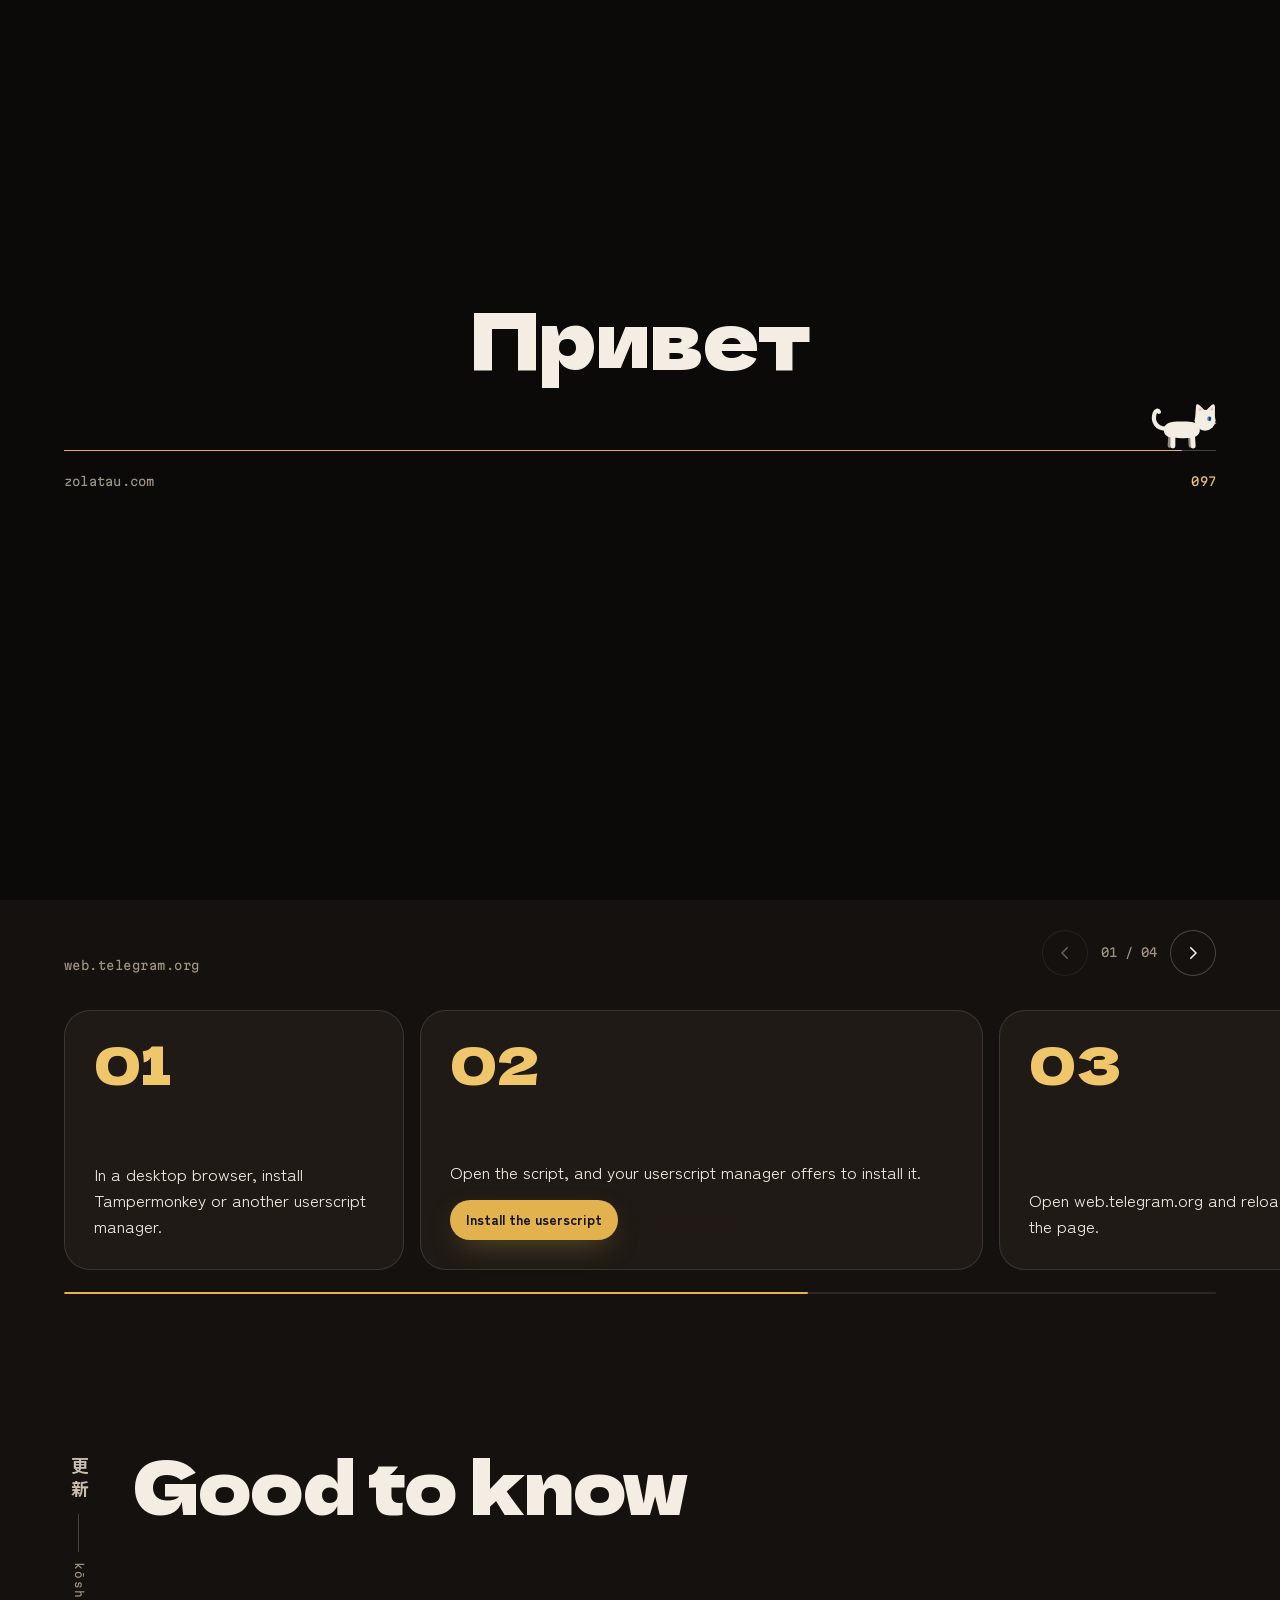
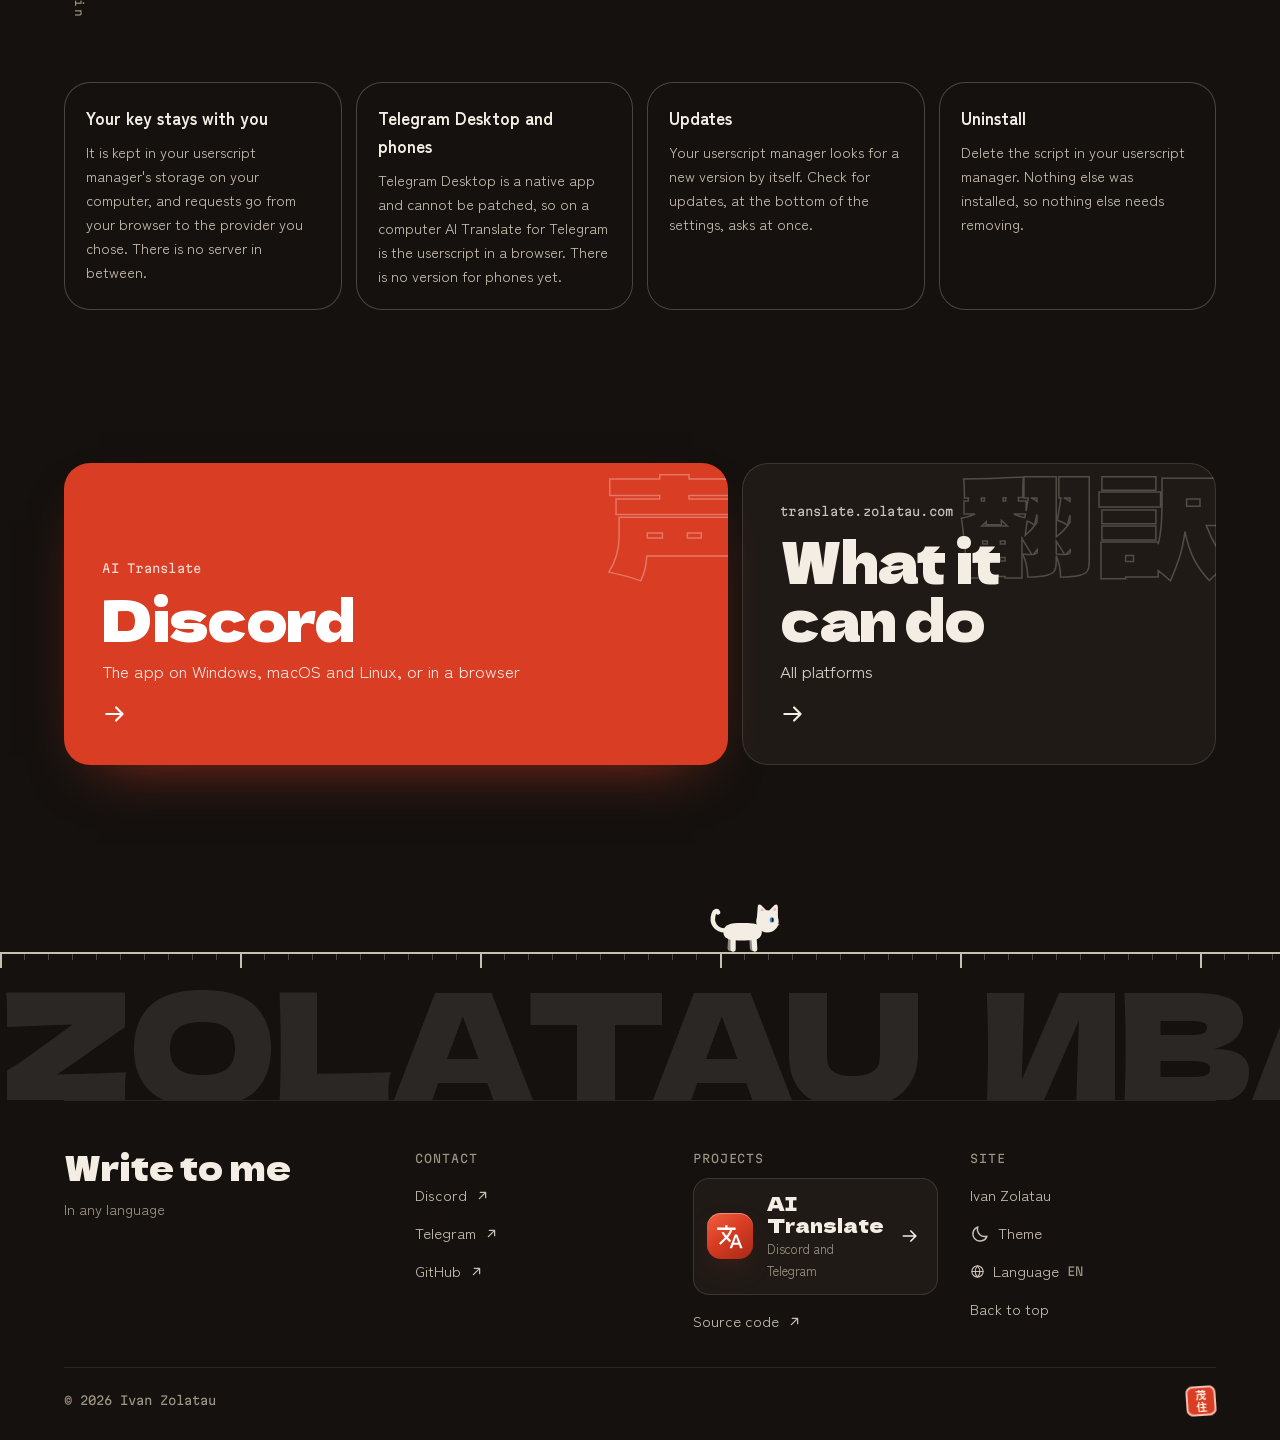
<file: public/telegram/index.html>
<!doctype html>
<html lang="en" data-theme="dark">
<head>
<meta charset="utf-8">
<meta name="viewport" content="width=device-width, initial-scale=1, viewport-fit=cover">
<title>AI Translate for Telegram</title>
<meta name="description" content="Install AI Translate for Telegram: a userscript that brings AI translation into Telegram Web in a desktop browser. Free and open source.">
<meta name="theme-color" content="#14110F">
<meta property="og:type" content="website">
<meta property="og:site_name" content="AI Translate">
<meta property="og:url" content="https://zolatau.com/telegram/">
<meta property="og:title" content="AI Translate for Telegram">
<meta property="og:description" content="A userscript that brings AI Translate into Telegram Web. Translates with AI and keeps the way you write.">
<meta property="og:image" content="https://zolatau.com/assets/img/og-telegram.jpg">
<meta property="og:image:width" content="1200">
<meta property="og:image:height" content="630">
<meta name="twitter:card" content="summary_large_image">
<link rel="canonical" href="https://zolatau.com/telegram/">
<link rel="icon" href="../assets/img/favicon-translate.svg" type="image/svg+xml">
<link rel="icon" href="../assets/img/favicon-translate-32.png" sizes="32x32" type="image/png">
<link rel="apple-touch-icon" href="../assets/img/apple-touch-icon-translate.png">
<link rel="preload" href="../assets/fonts/dela-latin.woff2" as="font" type="font/woff2" crossorigin>
<link rel="stylesheet" href="../assets/css/fonts.css">
<link rel="stylesheet" href="../assets/css/site.css">
<script>
(function(){var d=document.documentElement,L=["de","en","es","fr","id","pt","ro","ru","uk","tr","vi","ar","th","ja","ko","zh"];
function g(k){var m=document.cookie.match(new RegExp("(?:^|; )zl-"+k+"=([^;]*)"));if(m)return decodeURIComponent(m[1]);try{return localStorage.getItem("zl-"+k)}catch(e){return null}}
var q=new URLSearchParams(location.search),qt=q.get("theme"),ql=q.get("lang"),t=g("theme"),l=g("lang");if(qt==="light"||qt==="dark"){t=qt;try{localStorage.setItem("zl-theme",qt)}catch(e){}}if(L.indexOf(ql)>=0){l=ql;try{localStorage.setItem("zl-lang",ql)}catch(e){}}if(qt||ql){try{history.replaceState(null,"",location.pathname+location.hash)}catch(e){}}d.setAttribute("data-theme",t==="light"?"light":"dark");
if(L.indexOf(l)<0){l="en";var n=navigator.languages||[navigator.language||"en"];for(var i=0;i<n.length;i++){var b=String(n[i]).toLowerCase().split("-")[0];if(L.indexOf(b)>=0){l=b;break}}}
d.lang=l;d.dir=l==="ar"?"rtl":"ltr";d.className+=" js"+(l!=="en"?" i18n-wait":"");
setTimeout(function(){d.classList.remove("i18n-wait")},2500);
var m=document.querySelector('meta[name="theme-color"]');if(m)m.content=t==="light"?"#F4EFE6":"#14110F";})();
</script>
<script src="../assets/js/site.js" defer></script>
</head>
<body data-page="telegram" class="plat plat--telegram">
<svg width="0" height="0" style="position:absolute" aria-hidden="true" focusable="false">
  <symbol id="i-arrow" viewBox="0 0 24 24"><path d="M4 12h15M13 6l6 6-6 6" fill="none" stroke="currentColor" stroke-width="2" stroke-linecap="round" stroke-linejoin="round"/></symbol>
  <symbol id="i-arrow-up" viewBox="0 0 24 24"><path d="M7 17 17 7M8.5 7H17v8.5" fill="none" stroke="currentColor" stroke-width="2" stroke-linecap="round" stroke-linejoin="round"/></symbol>
  <symbol id="i-globe" viewBox="0 0 24 24"><g fill="none" stroke="currentColor" stroke-width="1.8" stroke-linecap="round"><circle cx="12" cy="12" r="9"/><path d="M3 12h18M12 3c2.5 2.6 3.7 5.6 3.7 9s-1.2 6.4-3.7 9c-2.5-2.6-3.7-5.6-3.7-9S9.5 5.6 12 3Z"/></g></symbol>
  <symbol id="i-sun" viewBox="0 0 24 24"><g fill="none" stroke="currentColor" stroke-width="1.8" stroke-linecap="round"><circle cx="12" cy="12" r="4.2"/><path d="M12 2.5v2.2M12 19.3v2.2M4.6 4.6l1.6 1.6M17.8 17.8l1.6 1.6M2.5 12h2.2M19.3 12h2.2M4.6 19.4l1.6-1.6M17.8 6.2l1.6-1.6"/></g></symbol>
  <symbol id="i-moon" viewBox="0 0 24 24"><path d="M20.3 14.6A8.6 8.6 0 0 1 9.4 3.7a8.6 8.6 0 1 0 10.9 10.9Z" fill="none" stroke="currentColor" stroke-width="1.8" stroke-linejoin="round"/></symbol>
  <symbol id="i-x" viewBox="0 0 24 24"><path d="M6 6l12 12M18 6 6 18" fill="none" stroke="currentColor" stroke-width="2.2" stroke-linecap="round"/></symbol>
  <symbol id="i-z" viewBox="29.8 32 60.5 56"><path transform="translate(26.7 88) scale(.0771 -.0771)" d="M666 205Q696 206 736.0 208.0Q776 210 825 211Q818 164 816.5 117.0Q815 70 815 0H48V223Q103 254 168.0 299.5Q233 345 336 419Q432 489 475 519Q396 518 158 508Q76 504 48 503Q48 577 46.5 627.0Q45 677 40 726H815V502Q762 467 619 366Q459 252 372 197Q429 198 666 205Z" fill="currentColor"/></symbol>
  <symbol id="i-heart" viewBox="0 0 24 24"><path d="M12 21.1 3.9 13C1.4 10.5 1.4 6.5 3.9 4a5.7 5.7 0 0 1 8.1 0 5.7 5.7 0 0 1 8.1 8.9l-8.1 8.2Z" fill="currentColor"/></symbol>
  <symbol id="i-translate" viewBox="0 96 960 960"><path d="m475 976 181-480h82l186 480h-87l-41-126H604l-47 126h-82Zm151-196h142l-70-194h-2l-70 194Zm-466 76-55-55 204-204q-38-44-67.5-88.5T190 416h87q17 33 37.5 62.5T361 539q45-47 75-97.5T487 336H40v-80h280v-80h80v80h280v80H567q-22 69-58.5 135.5T419 598l98 99-30 81-127-122-200 200Z"/></symbol>
  <symbol id="i-copy" viewBox="0 0 24 24"><g fill="none" stroke="currentColor" stroke-width="1.8" stroke-linejoin="round"><rect x="8.5" y="8.5" width="12" height="12" rx="2.5"/><path d="M15.5 8.5V6A2.5 2.5 0 0 0 13 3.5H6A2.5 2.5 0 0 0 3.5 6v7A2.5 2.5 0 0 0 6 15.5h2.5"/></g></symbol>
  <symbol id="i-spark" viewBox="0 0 24 24"><path d="M12 2.5c.6 4.6 2.9 6.9 7.5 7.5-4.6.6-6.9 2.9-7.5 7.5-.6-4.6-2.9-6.9-7.5-7.5 4.6-.6 6.9-2.9 7.5-7.5Zm6.5 12c.3 2 1.1 2.8 3 3-1.9.3-2.7 1.1-3 3-.3-1.9-1.1-2.7-3-3 1.9-.2 2.7-1 3-3Z"/></symbol>
  <symbol id="i-doc" viewBox="0 0 24 24"><g fill="none" stroke="currentColor" stroke-width="1.8" stroke-linejoin="round" stroke-linecap="round"><path d="M14 3H7a2 2 0 0 0-2 2v14a2 2 0 0 0 2 2h10a2 2 0 0 0 2-2V8z"/><path d="M14 3v5h5M9 13h6M9 17h6"/></g></symbol>
  <symbol id="i-box" viewBox="0 0 24 24"><g fill="none" stroke="currentColor" stroke-width="1.8" stroke-linejoin="round"><path d="M21 8 12 3 3 8v8l9 5 9-5z"/><path d="m3 8 9 5 9-5M12 13v8"/></g></symbol>
  <symbol id="i-telegram" viewBox="0 0 24 24"><path d="M11.944 0A12 12 0 0 0 0 12a12 12 0 0 0 12 12 12 12 0 0 0 12-12A12 12 0 0 0 12 0a12 12 0 0 0-.056 0zm4.962 7.224c.1-.002.321.023.465.14a.506.506 0 0 1 .171.325c.016.093.036.306.02.472-.18 1.898-.962 6.502-1.36 8.627-.168.9-.499 1.201-.82 1.23-.696.065-1.225-.46-1.9-.902-1.056-.693-1.653-1.124-2.678-1.8-1.185-.78-.417-1.21.258-1.91.177-.184 3.247-2.977 3.307-3.23.007-.032.014-.15-.056-.212s-.174-.041-.249-.024c-.106.024-1.793 1.14-5.061 3.345-.48.33-.913.49-1.302.48-.428-.008-1.252-.241-1.865-.44-.752-.245-1.349-.374-1.297-.789.027-.216.325-.437.893-.663 3.498-1.524 5.83-2.529 6.998-3.014 3.332-1.386 4.025-1.627 4.476-1.635z"/></symbol>
  <symbol id="i-discord" viewBox="0 0 24 24"><path d="M20.317 4.3698a19.7913 19.7913 0 00-4.8851-1.5152.0741.0741 0 00-.0785.0371c-.211.3753-.4447.8648-.6083 1.2495-1.8447-.2762-3.68-.2762-5.4868 0-.1636-.3933-.4058-.8742-.6177-1.2495a.077.077 0 00-.0785-.037 19.7363 19.7363 0 00-4.8852 1.515.0699.0699 0 00-.0321.0277C.5334 9.0458-.319 13.5799.0992 18.0578a.0824.0824 0 00.0312.0561c2.0528 1.5076 4.0413 2.4228 5.9929 3.0294a.0777.0777 0 00.0842-.0276c.4616-.6304.8731-1.2952 1.226-1.9942a.076.076 0 00-.0416-.1057c-.6528-.2476-1.2743-.5495-1.8722-.8923a.077.077 0 01-.0076-.1277c.1258-.0943.2517-.1923.3718-.2914a.0743.0743 0 01.0776-.0105c3.9278 1.7933 8.18 1.7933 12.0614 0a.0739.0739 0 01.0785.0095c.1202.099.246.1981.3728.2924a.077.077 0 01-.0066.1276 12.2986 12.2986 0 01-1.873.8914.0766.0766 0 00-.0407.1067c.3604.698.7719 1.3628 1.225 1.9932a.076.076 0 00.0842.0286c1.961-.6067 3.9495-1.5219 6.0023-3.0294a.077.077 0 00.0313-.0552c.5004-5.177-.8382-9.6739-3.5485-13.6604a.061.061 0 00-.0312-.0286zM8.02 15.3312c-1.1825 0-2.1569-1.0857-2.1569-2.419 0-1.3332.9555-2.4189 2.157-2.4189 1.2108 0 2.1757 1.0952 2.1568 2.419 0 1.3332-.9555 2.4189-2.1569 2.4189zm7.9748 0c-1.1825 0-2.1569-1.0857-2.1569-2.419 0-1.3332.9554-2.4189 2.1569-2.4189 1.2108 0 2.1757 1.0952 2.1568 2.419 0 1.3332-.946 2.4189-2.1568 2.4189Z"/></symbol>
  <symbol id="i-gitlab" viewBox="0 0 24 24"><path d="m23.6004 9.5927-.0337-.0862L20.3.9814a.851.851 0 0 0-.3362-.405.8748.8748 0 0 0-.9997.0539.8748.8748 0 0 0-.29.4399l-2.2055 6.748H7.5375l-2.2057-6.748a.8573.8573 0 0 0-.29-.4412.8748.8748 0 0 0-.9997-.0537.8585.8585 0 0 0-.3362.4049L.4332 9.5015l-.0325.0862a6.0657 6.0657 0 0 0 2.0119 7.0105l.0113.0087.03.0213 4.976 3.7264 2.462 1.8633 1.4995 1.1321a1.0085 1.0085 0 0 0 1.2197 0l1.4995-1.1321 2.4619-1.8633 5.006-3.7489.0125-.01a6.0682 6.0682 0 0 0 2.0094-7.003z"/></symbol>
  <symbol id="i-github" viewBox="0 0 24 24"><path d="M12 .297c-6.63 0-12 5.373-12 12 0 5.303 3.438 9.8 8.205 11.385.6.113.82-.258.82-.577 0-.285-.01-1.04-.015-2.04-3.338.724-4.042-1.61-4.042-1.61C4.422 18.07 3.633 17.7 3.633 17.7c-1.087-.744.084-.729.084-.729 1.205.084 1.838 1.236 1.838 1.236 1.07 1.835 2.809 1.305 3.495.998.108-.776.417-1.305.76-1.605-2.665-.3-5.466-1.332-5.466-5.93 0-1.31.465-2.38 1.235-3.22-.135-.303-.54-1.523.105-3.176 0 0 1.005-.322 3.3 1.23.96-.267 1.98-.399 3-.405 1.02.006 2.04.138 3 .405 2.28-1.552 3.285-1.23 3.285-1.23.645 1.653.24 2.873.12 3.176.765.84 1.23 1.91 1.23 3.22 0 4.61-2.805 5.625-5.475 5.92.42.36.81 1.096.81 2.22 0 1.606-.015 2.896-.015 3.286 0 .315.21.69.825.57C20.565 22.092 24 17.592 24 12.297c0-6.627-5.373-12-12-12"/></symbol>
  <symbol id="i-chev-l" viewBox="0 0 24 24"><path d="M15 5l-7 7 7 7" fill="none" stroke="currentColor" stroke-width="2.2" stroke-linecap="round" stroke-linejoin="round"/></symbol>
  <symbol id="i-chev-r" viewBox="0 0 24 24"><path d="M9 5l7 7-7 7" fill="none" stroke="currentColor" stroke-width="2.2" stroke-linecap="round" stroke-linejoin="round"/></symbol>
  <symbol id="i-check" viewBox="0 0 24 24"><path d="M5 12.5l4.5 4.5L19 7.5" fill="none" stroke="currentColor" stroke-width="2.2" stroke-linecap="round" stroke-linejoin="round"/></symbol>
</svg>
<a class="skip" href="#main" data-i18n="common.skip">Skip to content</a>
<div class="atmos" aria-hidden="true"><div class="atmos__cols"></div></div>
<div class="loader" aria-hidden="true">
    <div class="loader__half loader__half--top"></div>
    <div class="loader__half loader__half--bottom"></div>
    <div class="loader__stage">
      <p class="loader__word" data-loader-word>&nbsp;</p>
      <div class="loader__track">
        <div class="loader__fill"></div>
        <div class="loader__cat">
        <svg class="cat-walk" viewBox="0 0 120 72" aria-hidden="true" focusable="false">
          <g class="body">
            <path class="wtail" d="M36 38 C 24 38 17 28 21 16 C 22 12 26 11 27 14" fill="none" stroke="currentColor" stroke-width="6" stroke-linecap="round"/>
            <line class="leg l1" x1="44" y1="46" x2="43" y2="62" stroke="currentColor" stroke-width="7" stroke-linecap="round" opacity=".55"/>
            <line class="leg l3" x1="72" y1="46" x2="73" y2="62" stroke="currentColor" stroke-width="7" stroke-linecap="round" opacity=".55"/>
            <path d="M34 40 C 34 30 44 28 58 28 C 70 28 80 28 84 34 C 88 42 84 50 74 51 C 64 52 48 52 41 50 C 36 48 34 45 34 40 Z" fill="currentColor"/>
            <line class="leg l2" x1="47" y1="47" x2="47" y2="63" stroke="currentColor" stroke-width="7" stroke-linecap="round"/>
            <line class="leg l4" x1="75" y1="47" x2="76" y2="63" stroke="currentColor" stroke-width="7" stroke-linecap="round"/>
            <path d="M80 20 L 81 6 Q 81 3 84 5 L 92 13 Z M95 13 L 103 5 Q 106 3 106 7 L 106 21 Z" fill="currentColor" stroke="currentColor" stroke-width="2" stroke-linejoin="round"/>
            <path d="M84 12 L 85 8 L 89 12 Z M100 11 L 104 7 L 104 12 Z" fill="#F29BAE" opacity=".8"/>
            <circle cx="93" cy="26" r="15" fill="currentColor"/>
            <ellipse class="eye" cx="99" cy="24" rx="3" ry="3.6"/><ellipse class="pupil" cx="99.8" cy="24" rx="1.1" ry="2.9"/>
            <path d="M106.6 29.6 l2.6 .1 -1.3 2z" fill="#F29BAE"/>
          </g>
        </svg>
        </div>
      </div>
      <div class="loader__meta mono"><span>zolatau.com</span><span class="loader__count" data-loader-count>000</span></div>
    </div>
  </div>

<header class="nav">
  <nav class="nav__pill glass" aria-label="Main" data-i18n-attr="aria-label:nav.label">
    <a class="nav__mark" href="#top" aria-label="AI Translate"><span class="stamp" data-stamp aria-hidden="true"><b class="is-2">電報</b></span></a>
    <div class="nav__links" style="--d:.05s">
      <span class="nav__blob" aria-hidden="true"></span>
      <a href="#install"><span data-i18n="nav.install">Install</span></a>
      <a href="#after"><span data-i18n="plat.after">Good to know</span></a>
      <a data-link="discord" href="https://zolatau.com/discord/"><span>Discord</span></a>
    </div>
    <span class="nav__sep" style="--d:.1s"></span>
    <a class="nav__btn nav__home" data-link="home" href="https://zolatau.com/" aria-label="Ivan Zolatau" style="--d:.12s"><span class="app-mark"><svg aria-hidden="true"><use href="#i-z"/></svg></span></a>
    <button class="nav__btn" type="button" data-theme-toggle aria-label="Switch to light theme" style="--d:.15s">
      <span class="theme-ico"><svg class="moon" aria-hidden="true"><use href="#i-moon"/></svg><svg class="sun" aria-hidden="true"><use href="#i-sun"/></svg></span>
    </button>
    <div class="lang" style="--d:.2s">
      <button class="nav__btn nav__lang" type="button" aria-haspopup="listbox" aria-expanded="false" aria-controls="lang-menu" aria-label="Language" data-i18n-attr="aria-label:lang.label">
        <svg class="i" aria-hidden="true"><use href="#i-globe"/></svg><span data-lang-code>EN</span>
      </button>
    </div>
    <button class="nav__btn nav__menu-btn" type="button" aria-expanded="false" aria-controls="menu" aria-label="Menu" style="--d:.25s"><span class="menu-ico"></span></button>
  </nav>
  <ul class="lang__menu" id="lang-menu" role="listbox" aria-label="Language" data-i18n-attr="aria-label:lang.label" hidden></ul>
</header>

<div class="menu" id="menu" hidden>
  <ul class="menu__links">
    <li><a href="#install"><span data-i18n="nav.install">Install</span><i aria-hidden="true">導入</i></a></li>
    <li><a href="#after"><span data-i18n="plat.after">Good to know</span><i aria-hidden="true">更新</i></a></li>
    <li><a data-link="discord" href="https://zolatau.com/discord/"><span>Discord</span><i aria-hidden="true">声</i></a></li>
    <li><a data-link="translate" href="https://translate.zolatau.com/"><span>AI Translate</span><i aria-hidden="true">翻訳</i></a></li>
    <li><a data-link="home" href="https://zolatau.com/"><span>zolatau.com</span><i aria-hidden="true">茂住</i></a></li>
  </ul>
  <div class="menu__foot">
    <button class="menu__ctl pb" type="button" data-theme-toggle><span class="theme-ico"><svg class="moon" aria-hidden="true"><use href="#i-moon"/></svg><svg class="sun" aria-hidden="true"><use href="#i-sun"/></svg></span><span data-i18n="foot.theme">Theme</span></button>
    <button class="menu__ctl pb" type="button" data-lang-open aria-haspopup="listbox"><svg class="i" aria-hidden="true"><use href="#i-globe"/></svg><span data-i18n="lang.label">Language</span><span data-lang-code>EN</span></button>
  </div>
</div>
  </div>
</div>

<main id="main">
  <section class="phero" id="top" aria-labelledby="p-title">
    <p class="phero__kanji" aria-hidden="true">電報</p>
    <div class="wrap phero__grid">
      <div class="phero__copy">
        <a class="phero__kicker" data-link="translate" href="https://translate.zolatau.com/" data-in style="--in:0"><span class="app-mark" aria-hidden="true"><svg><use href="#i-translate"/></svg></span><span>AI Translate</span></a>
        <h1 id="p-title" data-in style="--in:1">Telegram</h1>
        <p class="phero__lead" data-in style="--in:2" data-i18n="tr.tgLead">A userscript that brings AI Translate into Telegram Web, Telegram's own web client, in both Web A and Web K. It has the same features, providers and backup providers as the plugin for Discord.</p>
        <div class="cta-row" data-in style="--in:3">
          <a class="btn btn--acc" href="#install"><span data-i18n="tr.ctaInstall">Install</span><svg class="i i-arrow" aria-hidden="true"><use href="#i-arrow"/></svg></a>
          <a class="btn btn--ghost" data-link="translate" href="https://translate.zolatau.com/#features" data-i18n="tr.ctaFeatures">What it can do</a>
        </div>
        <ul class="chips" data-in style="--in:4">
          <li class="chip">Web A · Web K</li>
          <li class="chip" data-i18n="tr.tgChipBrowser">Desktop browser</li>
        </ul>
      </div>
      <div class="phero__art" data-in style="--in:2" aria-hidden="true">
        <div class="webwin">
          <div class="webwin__bar"><i></i><i></i><i></i><span class="webwin__url mono">web.telegram.org</span><span class="webwin__us"><svg class="i"><use href="#i-translate"/></svg></span></div>
          <div class="webwin__chat">
            <p class="bub bub--me"><span data-ex="outTgt">見て、もう日本語でニュース読んでる</span><small data-ex="outSrc">look, i'm already reading the news in japanese</small></p>
            <p class="bub bub--them"><span data-ex="inSrc">すごい、覚えるの早いね</span><small class="bub__tr"><b data-ex="trFrom">Translated from Japanese</b><span data-ex="inTgt">wow, you learn fast</span></small></p>
          </div>
        </div>
      </div>
    </div>
  </section>

  <section class="section pinst" id="install" aria-labelledby="i-title">
    <div class="wrap">
      <div class="section__head">
        <p class="vlabel" aria-hidden="true"><b>導入</b><i>dōnyū</i></p>
        <div>
          <h2 class="section__title rv" id="i-title" data-i18n="tr.iTitle">Install</h2>
        </div>
      </div>
    </div>
      <div class="rail prail" data-rail>
        <div class="rail__head">
          <p class="rail__title" aria-hidden="true">web.telegram.org</p>
          <div class="rail__ctl">
            <button class="rail__btn pb" type="button" data-prev aria-label="Previous" data-i18n-attr="aria-label:rail.prev"><svg class="i" aria-hidden="true"><use href="#i-chev-l"/></svg></button>
            <span class="rail__count" data-count aria-hidden="true">01 / 04</span>
            <button class="rail__btn pb" type="button" data-next aria-label="Next" data-i18n-attr="aria-label:rail.next"><svg class="i" aria-hidden="true"><use href="#i-chev-r"/></svg></button>
          </div>
        </div>
        <ol class="rail__track" tabindex="0" aria-labelledby="i-title">
        <li class="scard"><span class="scard__n" aria-hidden="true">01</span><p data-i18n="tr.tgS1">In a desktop browser, install Tampermonkey or another userscript manager.</p></li>
        <li class="scard scard--wide"><span class="scard__n" aria-hidden="true">02</span><p data-i18n="tr.tgS2">Open the script, and your userscript manager offers to install it.</p><p class="tg__links"><a class="btn btn--acc btn--sm" href="https://github.com/mozumidesu/ai-translate-telegram/raw/main/dist/ai-translate.user.js" data-i18n="tr.s2browserGet">Install the userscript</a><a class="btn btn--ghost btn--sm" href="https://github.com/mozumidesu/ai-translate-telegram" target="_blank" rel="noopener"><svg class="i" aria-hidden="true"><use href="#i-github"/></svg><span data-i18n="tr.hSource">Source code</span></a></p></li>
        <li class="scard"><span class="scard__n" aria-hidden="true">03</span><p data-i18n="tr.tgS3">Open web.telegram.org and reload the page.</p></li>
        <li class="scard scard--wide"><span class="scard__n" aria-hidden="true">04</span><p data-i18n-html="tr.tgS4">Click the translate button in the chat bar, press <span class="path"><span>All plugin settings</span></span>, choose a provider and paste your key.</p><p class="note" data-i18n="tr.tgS4note">The first time the script reaches your provider, your userscript manager may ask whether it can. Allow that address.</p></li>
        </ol>
        <div class="rail__bar" aria-hidden="true"><i></i></div>
      </div>
  </section>

  <section class="section pafter" id="after" aria-labelledby="after-title">
    <div class="wrap">
      <div class="section__head">
        <p class="vlabel" aria-hidden="true"><b>更新</b><i>kōshin</i></p>
        <div>
          <h2 class="section__title rv" id="after-title" data-i18n="plat.after">Good to know</h2>
        </div>
      </div>
      <div class="install__more pafter__grid pafter__grid--4">
        <div><h3 data-i18n="tr.tgKeyTitle">Your key stays with you</h3><p data-i18n="tr.tgKeyText">It is kept in your userscript manager's storage on your computer, and requests go from your browser to the provider you chose. There is no server in between.</p></div>
        <div><h3 data-i18n="tr.tgAppsTitle">Telegram Desktop and phones</h3><p data-i18n="tr.tgAppsText">Telegram Desktop is a native app and cannot be patched, so on a computer AI Translate for Telegram is the userscript in a browser. There is no version for phones yet.</p></div>
        <div><h3 data-i18n="tr.upTitle">Updates</h3><p data-i18n="tr.tgUpText">Your userscript manager looks for a new version by itself. Check for updates, at the bottom of the settings, asks at once.</p></div>
        <div><h3 data-i18n="tr.rmTitle">Uninstall</h3><p data-i18n="tr.tgRmText">Delete the script in your userscript manager. Nothing else was installed, so nothing else needs removing.</p></div>
      </div>
    </div>
  </section>

  <section class="section pother" aria-label="Discord">
    <div class="wrap pother__grid">
      <a class="pother__card pother__card--discord pb" data-link="discord" href="https://zolatau.com/discord/">
        <span class="fork__kanji" aria-hidden="true">声</span>
        <small class="mono">AI Translate</small>
        <b>Discord</b>
        <span data-i18n="pick.discord">The app on Windows, macOS and Linux, or in a browser</span>
        <svg class="i" aria-hidden="true"><use href="#i-arrow"/></svg>
      </a>
      <a class="pother__card pother__card--all pb" data-link="translate" href="https://translate.zolatau.com/">
        <span class="fork__kanji" aria-hidden="true">翻訳</span>
        <small class="mono">translate.zolatau.com</small>
        <b data-i18n="tr.ctaFeatures">What it can do</b>
        <span data-i18n="foot.all">All platforms</span>
        <svg class="i" aria-hidden="true"><use href="#i-arrow"/></svg>
      </a>
    </div>
  </section>
</main>
<footer class="footer">
  <div class="band">
    <p class="band__run" aria-hidden="true"><span>ZOLATAU</span><span>ИВАН</span><span>イヴァン</span><span>IVAN</span><span>이반</span><span>ZOLATAU</span><span>ИВАН</span><span>イヴァン</span><span>IVAN</span><span>이반</span></p>
    <button class="cat" type="button" aria-label="Cat" data-i18n-attr="aria-label:cat.label">
      <span class="cat__say" aria-live="polite">meow</span>
      <svg class="cat-walk" viewBox="0 0 120 72" aria-hidden="true" focusable="false">
        <g class="body">
          <path class="wtail" d="M36 38 C 24 38 17 28 21 16 C 22 12 26 11 27 14" fill="none" stroke="currentColor" stroke-width="6" stroke-linecap="round"/>
          <line class="leg l1" x1="44" y1="46" x2="43" y2="62" stroke="currentColor" stroke-width="7" stroke-linecap="round" opacity=".55"/>
          <line class="leg l3" x1="72" y1="46" x2="73" y2="62" stroke="currentColor" stroke-width="7" stroke-linecap="round" opacity=".55"/>
          <path d="M34 40 C 34 30 44 28 58 28 C 70 28 80 28 84 34 C 88 42 84 50 74 51 C 64 52 48 52 41 50 C 36 48 34 45 34 40 Z" fill="currentColor"/>
          <line class="leg l2" x1="47" y1="47" x2="47" y2="63" stroke="currentColor" stroke-width="7" stroke-linecap="round"/>
          <line class="leg l4" x1="75" y1="47" x2="76" y2="63" stroke="currentColor" stroke-width="7" stroke-linecap="round"/>
          <path d="M80 20 L 81 6 Q 81 3 84 5 L 92 13 Z M95 13 L 103 5 Q 106 3 106 7 L 106 21 Z" fill="currentColor" stroke="currentColor" stroke-width="2" stroke-linejoin="round"/>
          <path d="M84 12 L 85 8 L 89 12 Z M100 11 L 104 7 L 104 12 Z" fill="#F29BAE" opacity=".8"/>
          <circle cx="93" cy="26" r="15" fill="currentColor"/>
          <ellipse class="eye" cx="99" cy="24" rx="3" ry="3.6"/><ellipse class="pupil" cx="99.8" cy="24" rx="1.1" ry="2.9"/>
          <path d="M106.6 29.6 l2.6 .1 -1.3 2z" fill="#F29BAE"/>
        </g>
      </svg>
    </button>
  </div>
  <div class="wrap">
    <div class="footer__cols">
      <div>
        <p class="footer__lead" data-i18n="home.contactTitle">Write to me</p>
        <p data-i18n="home.contactLead">In any language</p>
      </div>
      <nav class="footer__col" aria-labelledby="f-contact">
        <h2 id="f-contact" data-i18n="nav.contact">Contact</h2>
        <ul>
          <li><a class="pb" href="https://discord.com/users/1418804885066874880" target="_blank" rel="noopener">Discord<svg class="i" aria-hidden="true"><use href="#i-arrow-up"/></svg></a></li>
          <li><a class="pb" href="https://t.me/mozumidesu" target="_blank" rel="noopener">Telegram<svg class="i" aria-hidden="true"><use href="#i-arrow-up"/></svg></a></li>
          <li><a class="pb" href="https://github.com/mozumidesu" target="_blank" rel="noopener">GitHub<svg class="i" aria-hidden="true"><use href="#i-arrow-up"/></svg></a></li>
        </ul>
      </nav>
      <nav class="footer__col footer__col--proj" aria-labelledby="f-proj">
        <h2 id="f-proj" data-i18n="foot.projects">Projects</h2>
        <ul>
          <li><button class="proj pb" type="button" data-pick aria-haspopup="dialog" aria-expanded="false" aria-controls="pick"><span class="app-mark" aria-hidden="true"><svg><use href="#i-translate"/></svg></span><span><b>AI Translate</b><small data-i18n="foot.projNote">Discord and Telegram</small></span><svg class="i" aria-hidden="true"><use href="#i-arrow"/></svg></button></li>
          <li><a class="pb" href="https://github.com/mozumidesu/ai-translate" target="_blank" rel="noopener"><span data-i18n="tr.hSource">Source code</span><svg class="i" aria-hidden="true"><use href="#i-arrow-up"/></svg></a></li>
        </ul>
      </nav>
      <div class="footer__col">
        <h2 data-i18n="foot.site">Site</h2>
        <ul>
          <li><a class="pb" data-link="home" href="https://zolatau.com/">Ivan Zolatau</a></li>
          <li><button class="pb" type="button" data-theme-toggle><span class="theme-ico"><svg class="moon" aria-hidden="true"><use href="#i-moon"/></svg><svg class="sun" aria-hidden="true"><use href="#i-sun"/></svg></span><span data-i18n="foot.theme">Theme</span></button></li>
          <li><button class="pb" type="button" data-lang-open aria-haspopup="listbox"><svg class="i" aria-hidden="true"><use href="#i-globe"/></svg><span data-i18n="lang.label">Language</span><span data-lang-code>EN</span></button></li>
          <li><a class="pb" href="#top"><span data-i18n="common.top">Back to top</span></a></li>
        </ul>
      </div>
    </div>
    <div class="footer__base"><span>© 2026 Ivan Zolatau</span><span class="stamp" aria-hidden="true"><b class="is-2">茂住</b></span></div>
  </div>
</footer>

<dialog class="pick" id="pick" aria-labelledby="pick-title">
  <div class="pick__box">
    <p class="pick__kicker">AI Translate</p>
    <h2 id="pick-title" data-i18n="pick.title">Where do you chat?</h2>
    <ul class="pick__list">
      <li><a class="pick__opt pb" data-link="discord" href="https://zolatau.com/discord/"><span class="pick__ico"><svg class="i" aria-hidden="true"><use href="#i-discord"/></svg></span><span><b>Discord</b><small data-i18n="pick.discord">The app on Windows, macOS and Linux, or in a browser</small></span><svg class="i" aria-hidden="true"><use href="#i-arrow"/></svg></a></li>
      <li><a class="pick__opt pb" data-link="telegram" href="https://zolatau.com/telegram/"><span class="pick__ico"><svg class="i" aria-hidden="true"><use href="#i-telegram"/></svg></span><span><b>Telegram</b><small data-i18n="pick.telegram">Telegram Web in a desktop browser</small></span><svg class="i" aria-hidden="true"><use href="#i-arrow"/></svg></a></li>
    </ul>
    <button class="pick__close pb" type="button" data-pick-close aria-label="Close" data-i18n-attr="aria-label:common.close"><svg class="i" aria-hidden="true"><use href="#i-x"/></svg></button>
  </div>
</dialog>
</body>
</html>
</file>
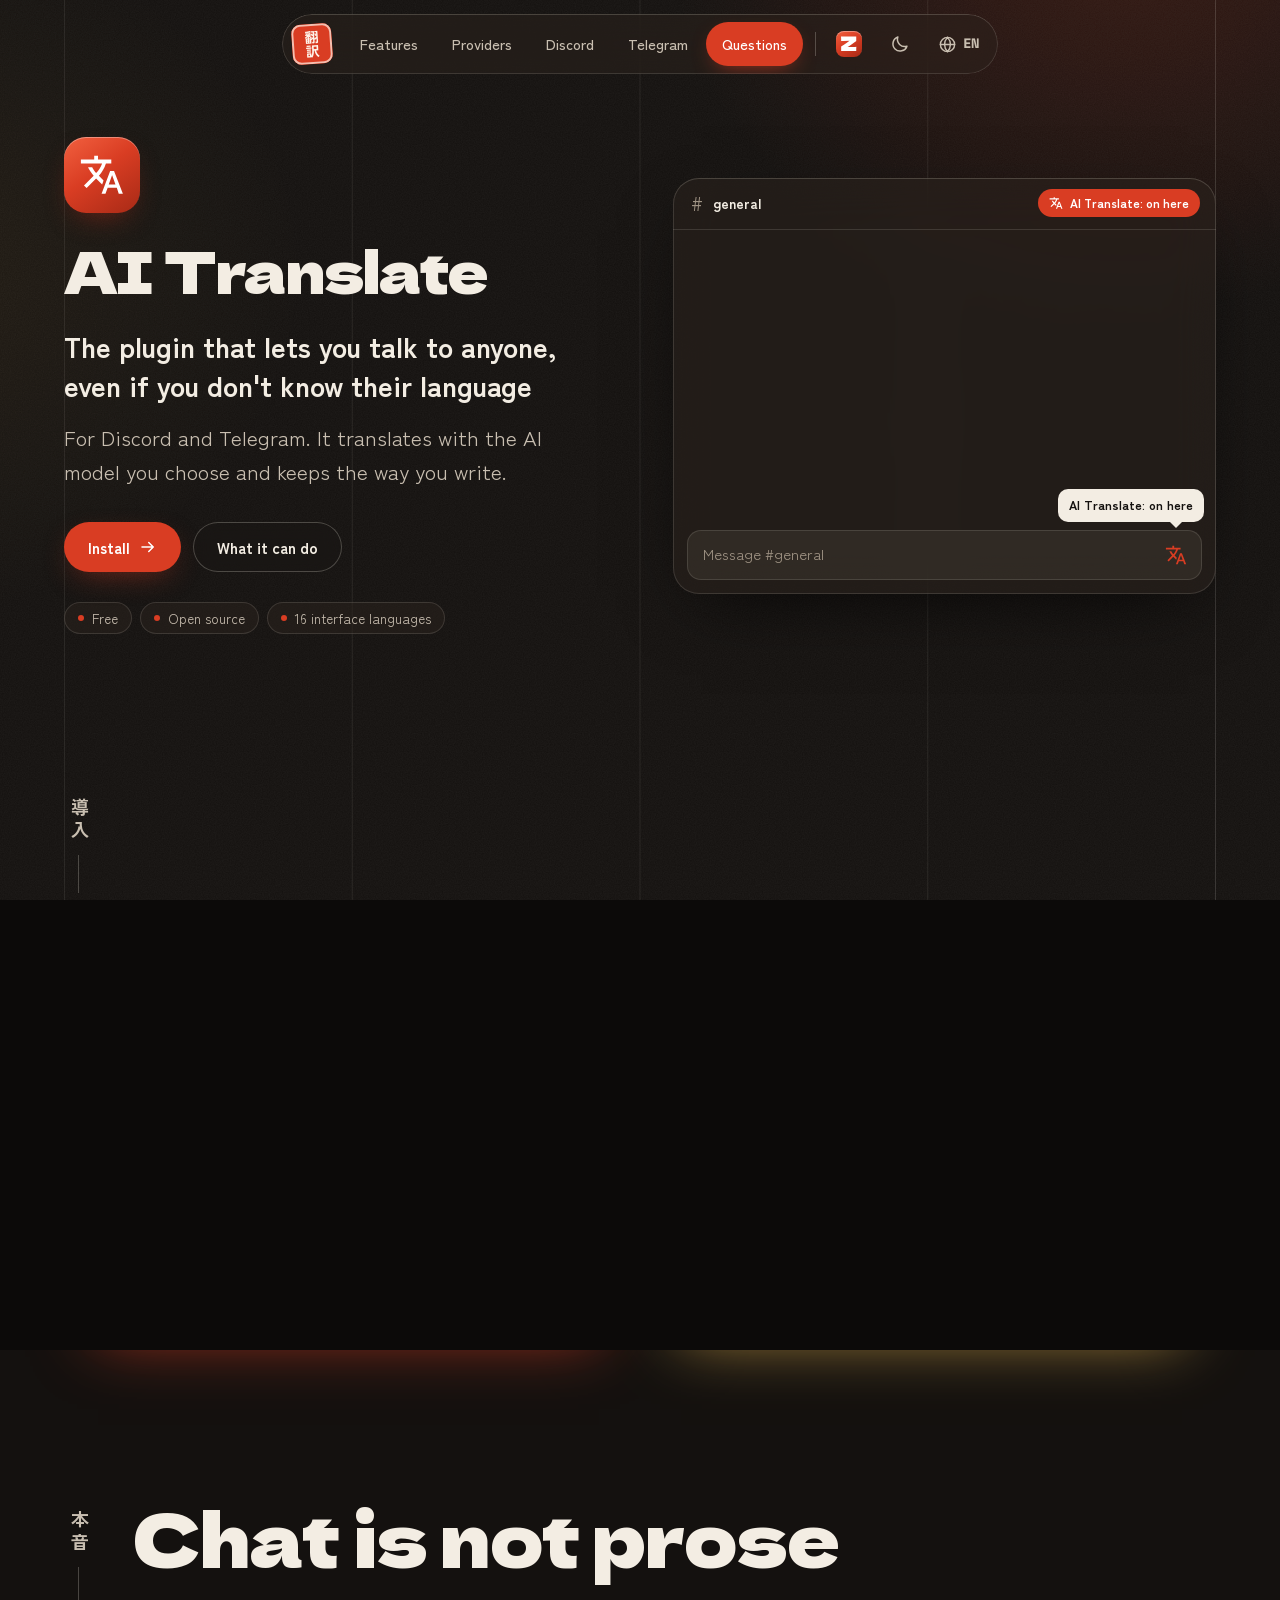
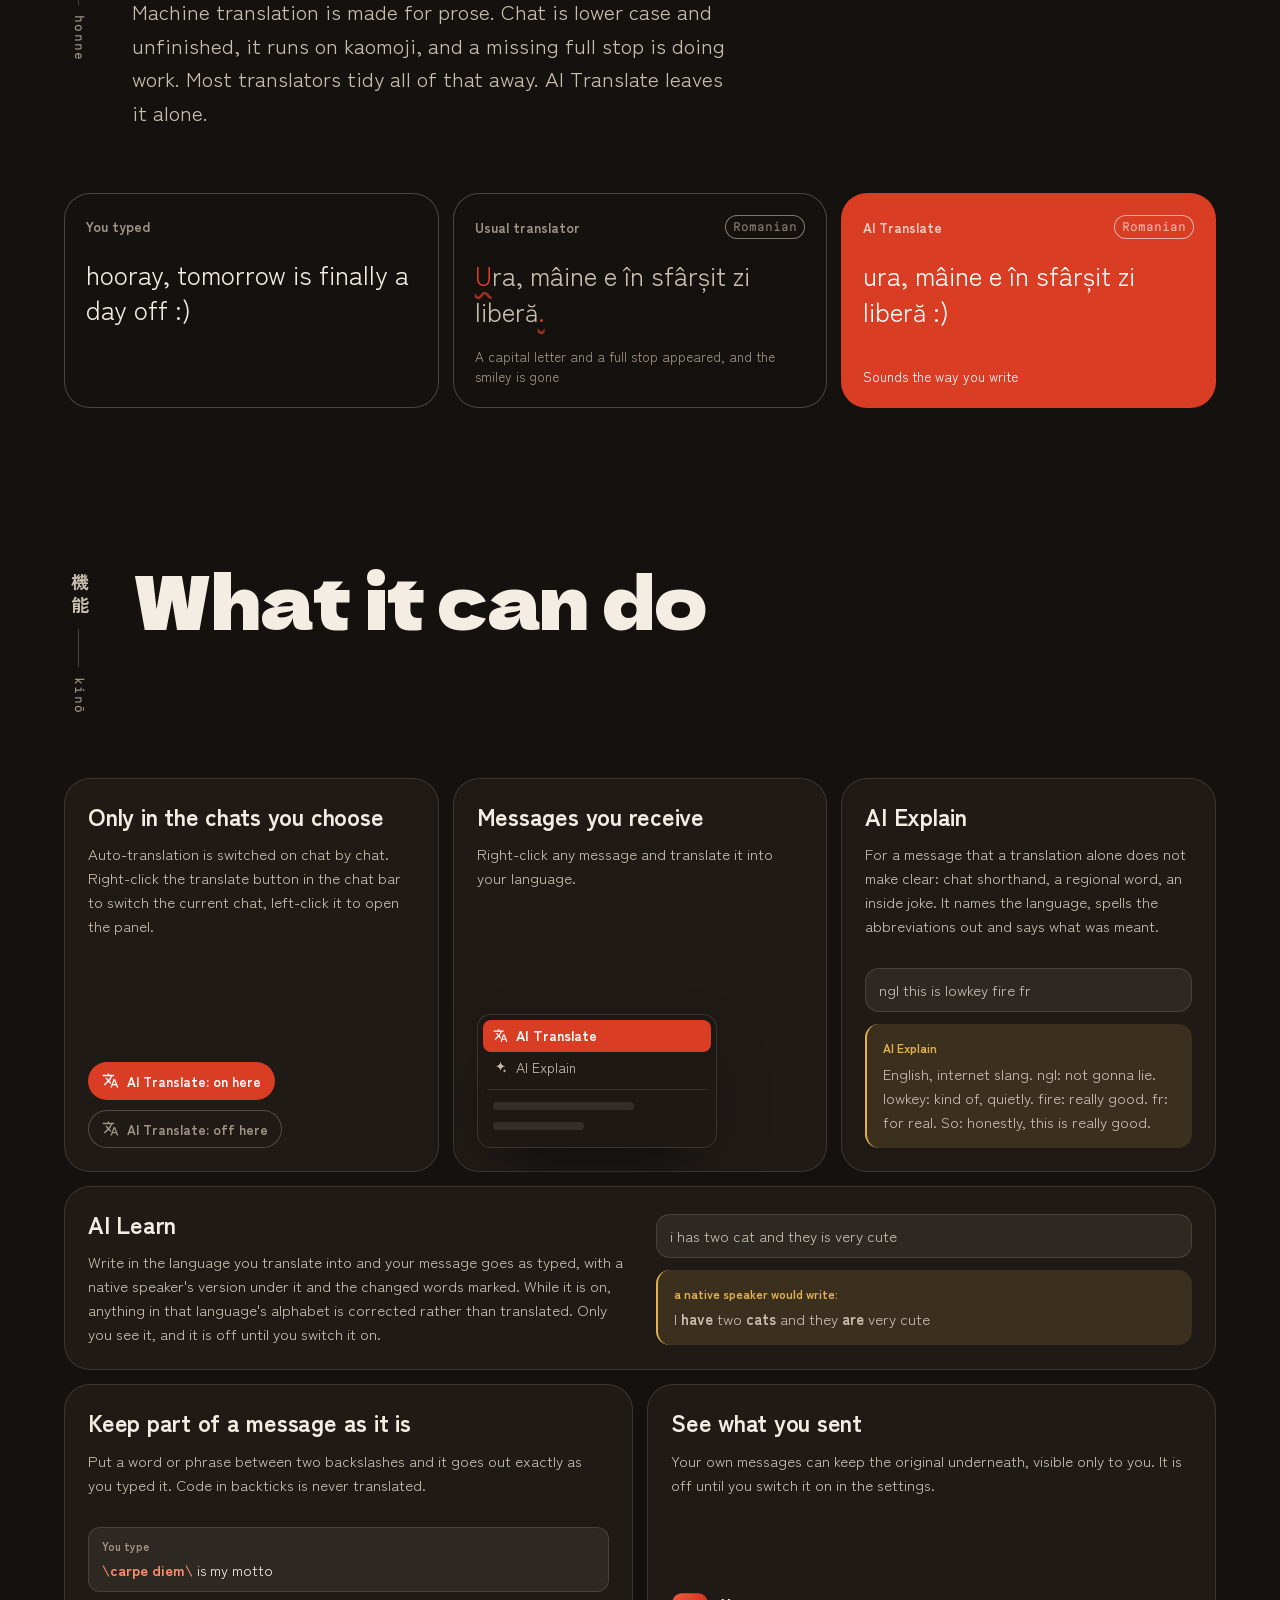
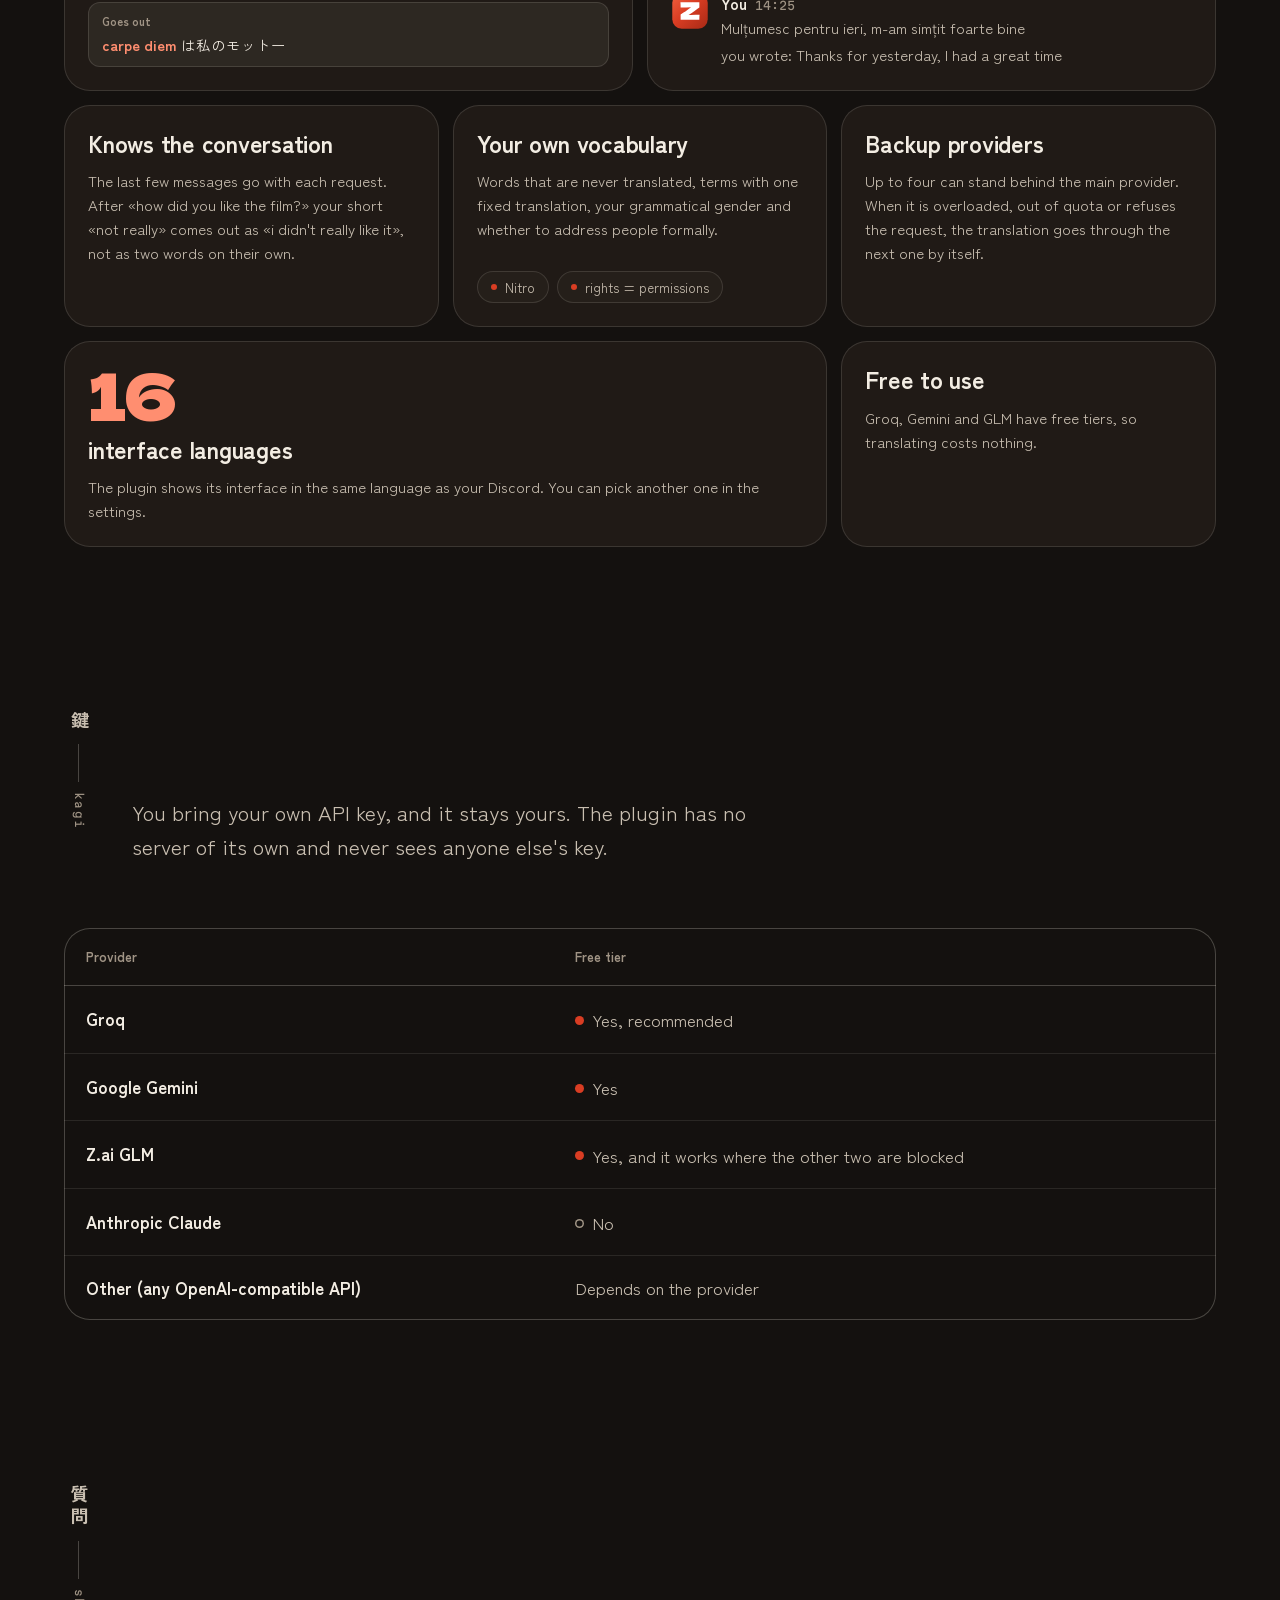
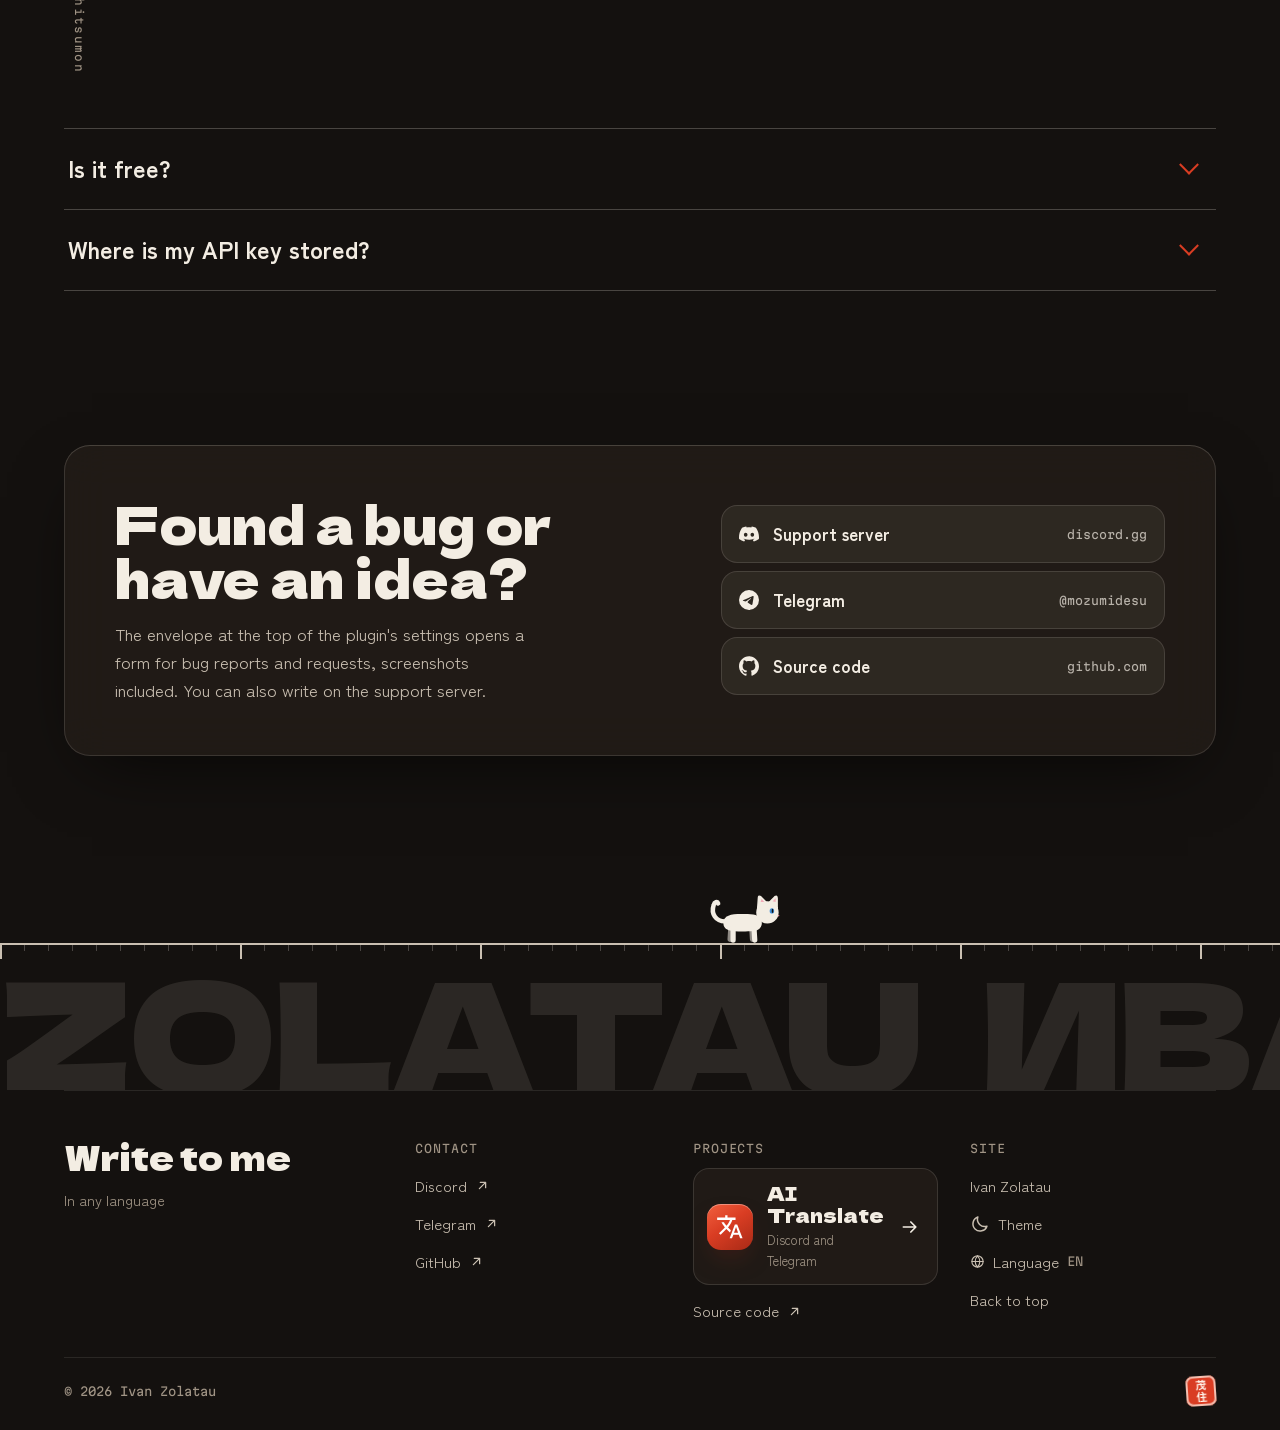
<file: public/translate/index.html>
<!doctype html>
<html lang="en" data-theme="dark">
<head>
<meta charset="utf-8">
<meta name="viewport" content="width=device-width, initial-scale=1, viewport-fit=cover">
<title>AI Translate</title>
<meta name="description" content="AI Translate translates your messages in Discord and Telegram with the AI model you choose and keeps the way you write. Free and open source.">
<meta name="theme-color" content="#14110F">
<meta property="og:type" content="website">
<meta property="og:site_name" content="AI Translate">
<meta property="og:url" content="https://translate.zolatau.com/">
<meta property="og:title" content="AI Translate">
<meta property="og:description" content="A plugin for Discord and Telegram that lets you talk to anyone, even if you don't know their language. Translates with AI and keeps the way you write.">
<meta property="og:image" content="https://translate.zolatau.com/assets/img/og-translate.jpg">
<meta property="og:image:width" content="1200">
<meta property="og:image:height" content="630">
<meta name="twitter:card" content="summary_large_image">
<link rel="canonical" href="https://translate.zolatau.com/">
<link rel="icon" href="../assets/img/favicon-translate.svg" type="image/svg+xml">
<link rel="icon" href="../assets/img/favicon-translate-32.png" sizes="32x32" type="image/png">
<link rel="apple-touch-icon" href="../assets/img/apple-touch-icon-translate.png">
<link rel="preload" href="../assets/fonts/dela-latin.woff2" as="font" type="font/woff2" crossorigin>
<link rel="stylesheet" href="../assets/css/fonts.css">
<link rel="stylesheet" href="../assets/css/site.css">
<script>
(function(){var d=document.documentElement,L=["de","en","es","fr","id","pt","ro","ru","uk","tr","vi","ar","th","ja","ko","zh"];
function g(k){var m=document.cookie.match(new RegExp("(?:^|; )zl-"+k+"=([^;]*)"));if(m)return decodeURIComponent(m[1]);try{return localStorage.getItem("zl-"+k)}catch(e){return null}}
var q=new URLSearchParams(location.search),qt=q.get("theme"),ql=q.get("lang"),t=g("theme"),l=g("lang");if(qt==="light"||qt==="dark"){t=qt;try{localStorage.setItem("zl-theme",qt)}catch(e){}}if(L.indexOf(ql)>=0){l=ql;try{localStorage.setItem("zl-lang",ql)}catch(e){}}if(qt||ql){try{history.replaceState(null,"",location.pathname+location.hash)}catch(e){}}d.setAttribute("data-theme",t==="light"?"light":"dark");
if(L.indexOf(l)<0){l="en";var n=navigator.languages||[navigator.language||"en"];for(var i=0;i<n.length;i++){var b=String(n[i]).toLowerCase().split("-")[0];if(L.indexOf(b)>=0){l=b;break}}}
d.lang=l;d.dir=l==="ar"?"rtl":"ltr";d.className+=" js"+(l!=="en"?" i18n-wait":"");
setTimeout(function(){d.classList.remove("i18n-wait")},2500);
var m=document.querySelector('meta[name="theme-color"]');if(m)m.content=t==="light"?"#F4EFE6":"#14110F";})();
</script>
<script src="../assets/js/site.js" defer></script>
<script src="../assets/js/translate.js" defer></script>
</head>
<body data-page="translate">
<svg width="0" height="0" style="position:absolute" aria-hidden="true" focusable="false">
  <symbol id="i-arrow" viewBox="0 0 24 24"><path d="M4 12h15M13 6l6 6-6 6" fill="none" stroke="currentColor" stroke-width="2" stroke-linecap="round" stroke-linejoin="round"/></symbol>
  <symbol id="i-arrow-up" viewBox="0 0 24 24"><path d="M7 17 17 7M8.5 7H17v8.5" fill="none" stroke="currentColor" stroke-width="2" stroke-linecap="round" stroke-linejoin="round"/></symbol>
  <symbol id="i-globe" viewBox="0 0 24 24"><g fill="none" stroke="currentColor" stroke-width="1.8" stroke-linecap="round"><circle cx="12" cy="12" r="9"/><path d="M3 12h18M12 3c2.5 2.6 3.7 5.6 3.7 9s-1.2 6.4-3.7 9c-2.5-2.6-3.7-5.6-3.7-9S9.5 5.6 12 3Z"/></g></symbol>
  <symbol id="i-sun" viewBox="0 0 24 24"><g fill="none" stroke="currentColor" stroke-width="1.8" stroke-linecap="round"><circle cx="12" cy="12" r="4.2"/><path d="M12 2.5v2.2M12 19.3v2.2M4.6 4.6l1.6 1.6M17.8 17.8l1.6 1.6M2.5 12h2.2M19.3 12h2.2M4.6 19.4l1.6-1.6M17.8 6.2l1.6-1.6"/></g></symbol>
  <symbol id="i-moon" viewBox="0 0 24 24"><path d="M20.3 14.6A8.6 8.6 0 0 1 9.4 3.7a8.6 8.6 0 1 0 10.9 10.9Z" fill="none" stroke="currentColor" stroke-width="1.8" stroke-linejoin="round"/></symbol>
  <symbol id="i-x" viewBox="0 0 24 24"><path d="M6 6l12 12M18 6 6 18" fill="none" stroke="currentColor" stroke-width="2.2" stroke-linecap="round"/></symbol>
  <symbol id="i-z" viewBox="29.8 32 60.5 56"><path transform="translate(26.7 88) scale(.0771 -.0771)" d="M666 205Q696 206 736.0 208.0Q776 210 825 211Q818 164 816.5 117.0Q815 70 815 0H48V223Q103 254 168.0 299.5Q233 345 336 419Q432 489 475 519Q396 518 158 508Q76 504 48 503Q48 577 46.5 627.0Q45 677 40 726H815V502Q762 467 619 366Q459 252 372 197Q429 198 666 205Z" fill="currentColor"/></symbol>
  <symbol id="i-heart" viewBox="0 0 24 24"><path d="M12 21.1 3.9 13C1.4 10.5 1.4 6.5 3.9 4a5.7 5.7 0 0 1 8.1 0 5.7 5.7 0 0 1 8.1 8.9l-8.1 8.2Z" fill="currentColor"/></symbol>
  <symbol id="i-translate" viewBox="0 96 960 960"><path d="m475 976 181-480h82l186 480h-87l-41-126H604l-47 126h-82Zm151-196h142l-70-194h-2l-70 194Zm-466 76-55-55 204-204q-38-44-67.5-88.5T190 416h87q17 33 37.5 62.5T361 539q45-47 75-97.5T487 336H40v-80h280v-80h80v80h280v80H567q-22 69-58.5 135.5T419 598l98 99-30 81-127-122-200 200Z"/></symbol>
  <symbol id="i-copy" viewBox="0 0 24 24"><g fill="none" stroke="currentColor" stroke-width="1.8" stroke-linejoin="round"><rect x="8.5" y="8.5" width="12" height="12" rx="2.5"/><path d="M15.5 8.5V6A2.5 2.5 0 0 0 13 3.5H6A2.5 2.5 0 0 0 3.5 6v7A2.5 2.5 0 0 0 6 15.5h2.5"/></g></symbol>
  <symbol id="i-spark" viewBox="0 0 24 24"><path d="M12 2.5c.6 4.6 2.9 6.9 7.5 7.5-4.6.6-6.9 2.9-7.5 7.5-.6-4.6-2.9-6.9-7.5-7.5 4.6-.6 6.9-2.9 7.5-7.5Zm6.5 12c.3 2 1.1 2.8 3 3-1.9.3-2.7 1.1-3 3-.3-1.9-1.1-2.7-3-3 1.9-.2 2.7-1 3-3Z"/></symbol>
  <symbol id="i-doc" viewBox="0 0 24 24"><g fill="none" stroke="currentColor" stroke-width="1.8" stroke-linejoin="round" stroke-linecap="round"><path d="M14 3H7a2 2 0 0 0-2 2v14a2 2 0 0 0 2 2h10a2 2 0 0 0 2-2V8z"/><path d="M14 3v5h5M9 13h6M9 17h6"/></g></symbol>
  <symbol id="i-box" viewBox="0 0 24 24"><g fill="none" stroke="currentColor" stroke-width="1.8" stroke-linejoin="round"><path d="M21 8 12 3 3 8v8l9 5 9-5z"/><path d="m3 8 9 5 9-5M12 13v8"/></g></symbol>
  <symbol id="i-telegram" viewBox="0 0 24 24"><path d="M11.944 0A12 12 0 0 0 0 12a12 12 0 0 0 12 12 12 12 0 0 0 12-12A12 12 0 0 0 12 0a12 12 0 0 0-.056 0zm4.962 7.224c.1-.002.321.023.465.14a.506.506 0 0 1 .171.325c.016.093.036.306.02.472-.18 1.898-.962 6.502-1.36 8.627-.168.9-.499 1.201-.82 1.23-.696.065-1.225-.46-1.9-.902-1.056-.693-1.653-1.124-2.678-1.8-1.185-.78-.417-1.21.258-1.91.177-.184 3.247-2.977 3.307-3.23.007-.032.014-.15-.056-.212s-.174-.041-.249-.024c-.106.024-1.793 1.14-5.061 3.345-.48.33-.913.49-1.302.48-.428-.008-1.252-.241-1.865-.44-.752-.245-1.349-.374-1.297-.789.027-.216.325-.437.893-.663 3.498-1.524 5.83-2.529 6.998-3.014 3.332-1.386 4.025-1.627 4.476-1.635z"/></symbol>
  <symbol id="i-discord" viewBox="0 0 24 24"><path d="M20.317 4.3698a19.7913 19.7913 0 00-4.8851-1.5152.0741.0741 0 00-.0785.0371c-.211.3753-.4447.8648-.6083 1.2495-1.8447-.2762-3.68-.2762-5.4868 0-.1636-.3933-.4058-.8742-.6177-1.2495a.077.077 0 00-.0785-.037 19.7363 19.7363 0 00-4.8852 1.515.0699.0699 0 00-.0321.0277C.5334 9.0458-.319 13.5799.0992 18.0578a.0824.0824 0 00.0312.0561c2.0528 1.5076 4.0413 2.4228 5.9929 3.0294a.0777.0777 0 00.0842-.0276c.4616-.6304.8731-1.2952 1.226-1.9942a.076.076 0 00-.0416-.1057c-.6528-.2476-1.2743-.5495-1.8722-.8923a.077.077 0 01-.0076-.1277c.1258-.0943.2517-.1923.3718-.2914a.0743.0743 0 01.0776-.0105c3.9278 1.7933 8.18 1.7933 12.0614 0a.0739.0739 0 01.0785.0095c.1202.099.246.1981.3728.2924a.077.077 0 01-.0066.1276 12.2986 12.2986 0 01-1.873.8914.0766.0766 0 00-.0407.1067c.3604.698.7719 1.3628 1.225 1.9932a.076.076 0 00.0842.0286c1.961-.6067 3.9495-1.5219 6.0023-3.0294a.077.077 0 00.0313-.0552c.5004-5.177-.8382-9.6739-3.5485-13.6604a.061.061 0 00-.0312-.0286zM8.02 15.3312c-1.1825 0-2.1569-1.0857-2.1569-2.419 0-1.3332.9555-2.4189 2.157-2.4189 1.2108 0 2.1757 1.0952 2.1568 2.419 0 1.3332-.9555 2.4189-2.1569 2.4189zm7.9748 0c-1.1825 0-2.1569-1.0857-2.1569-2.419 0-1.3332.9554-2.4189 2.1569-2.4189 1.2108 0 2.1757 1.0952 2.1568 2.419 0 1.3332-.946 2.4189-2.1568 2.4189Z"/></symbol>
  <symbol id="i-gitlab" viewBox="0 0 24 24"><path d="m23.6004 9.5927-.0337-.0862L20.3.9814a.851.851 0 0 0-.3362-.405.8748.8748 0 0 0-.9997.0539.8748.8748 0 0 0-.29.4399l-2.2055 6.748H7.5375l-2.2057-6.748a.8573.8573 0 0 0-.29-.4412.8748.8748 0 0 0-.9997-.0537.8585.8585 0 0 0-.3362.4049L.4332 9.5015l-.0325.0862a6.0657 6.0657 0 0 0 2.0119 7.0105l.0113.0087.03.0213 4.976 3.7264 2.462 1.8633 1.4995 1.1321a1.0085 1.0085 0 0 0 1.2197 0l1.4995-1.1321 2.4619-1.8633 5.006-3.7489.0125-.01a6.0682 6.0682 0 0 0 2.0094-7.003z"/></symbol>
  <symbol id="i-github" viewBox="0 0 24 24"><path d="M12 .297c-6.63 0-12 5.373-12 12 0 5.303 3.438 9.8 8.205 11.385.6.113.82-.258.82-.577 0-.285-.01-1.04-.015-2.04-3.338.724-4.042-1.61-4.042-1.61C4.422 18.07 3.633 17.7 3.633 17.7c-1.087-.744.084-.729.084-.729 1.205.084 1.838 1.236 1.838 1.236 1.07 1.835 2.809 1.305 3.495.998.108-.776.417-1.305.76-1.605-2.665-.3-5.466-1.332-5.466-5.93 0-1.31.465-2.38 1.235-3.22-.135-.303-.54-1.523.105-3.176 0 0 1.005-.322 3.3 1.23.96-.267 1.98-.399 3-.405 1.02.006 2.04.138 3 .405 2.28-1.552 3.285-1.23 3.285-1.23.645 1.653.24 2.873.12 3.176.765.84 1.23 1.91 1.23 3.22 0 4.61-2.805 5.625-5.475 5.92.42.36.81 1.096.81 2.22 0 1.606-.015 2.896-.015 3.286 0 .315.21.69.825.57C20.565 22.092 24 17.592 24 12.297c0-6.627-5.373-12-12-12"/></symbol>
  <symbol id="i-chev-l" viewBox="0 0 24 24"><path d="M15 5l-7 7 7 7" fill="none" stroke="currentColor" stroke-width="2.2" stroke-linecap="round" stroke-linejoin="round"/></symbol>
  <symbol id="i-chev-r" viewBox="0 0 24 24"><path d="M9 5l7 7-7 7" fill="none" stroke="currentColor" stroke-width="2.2" stroke-linecap="round" stroke-linejoin="round"/></symbol>
</svg>
<a class="skip" href="#main" data-i18n="common.skip">Skip to content</a>
<div class="atmos" aria-hidden="true"><div class="atmos__cols"></div></div>
<div class="loader" aria-hidden="true">
    <div class="loader__half loader__half--top"></div>
    <div class="loader__half loader__half--bottom"></div>
    <div class="loader__stage">
      <p class="loader__word" data-loader-word>&nbsp;</p>
      <div class="loader__track">
        <div class="loader__fill"></div>
        <div class="loader__cat">
        <svg class="cat-walk" viewBox="0 0 120 72" aria-hidden="true" focusable="false">
          <g class="body">
            <path class="wtail" d="M36 38 C 24 38 17 28 21 16 C 22 12 26 11 27 14" fill="none" stroke="currentColor" stroke-width="6" stroke-linecap="round"/>
            <line class="leg l1" x1="44" y1="46" x2="43" y2="62" stroke="currentColor" stroke-width="7" stroke-linecap="round" opacity=".55"/>
            <line class="leg l3" x1="72" y1="46" x2="73" y2="62" stroke="currentColor" stroke-width="7" stroke-linecap="round" opacity=".55"/>
            <path d="M34 40 C 34 30 44 28 58 28 C 70 28 80 28 84 34 C 88 42 84 50 74 51 C 64 52 48 52 41 50 C 36 48 34 45 34 40 Z" fill="currentColor"/>
            <line class="leg l2" x1="47" y1="47" x2="47" y2="63" stroke="currentColor" stroke-width="7" stroke-linecap="round"/>
            <line class="leg l4" x1="75" y1="47" x2="76" y2="63" stroke="currentColor" stroke-width="7" stroke-linecap="round"/>
            <path d="M80 20 L 81 6 Q 81 3 84 5 L 92 13 Z M95 13 L 103 5 Q 106 3 106 7 L 106 21 Z" fill="currentColor" stroke="currentColor" stroke-width="2" stroke-linejoin="round"/>
            <path d="M84 12 L 85 8 L 89 12 Z M100 11 L 104 7 L 104 12 Z" fill="#F29BAE" opacity=".8"/>
            <circle cx="93" cy="26" r="15" fill="currentColor"/>
            <ellipse class="eye" cx="99" cy="24" rx="3" ry="3.6"/><ellipse class="pupil" cx="99.8" cy="24" rx="1.1" ry="2.9"/>
            <path d="M106.6 29.6 l2.6 .1 -1.3 2z" fill="#F29BAE"/>
          </g>
        </svg>
        </div>
      </div>
      <div class="loader__meta mono"><span>zolatau.com</span><span class="loader__count" data-loader-count>000</span></div>
    </div>
  </div>

<header class="nav">
  <nav class="nav__pill glass" aria-label="Main" data-i18n-attr="aria-label:nav.label">
    <a class="nav__mark" href="#top" aria-label="AI Translate"><span class="stamp" data-stamp aria-hidden="true"><b class="is-2">翻訳</b></span></a>
    <div class="nav__links" style="--d:.05s">
      <span class="nav__blob" aria-hidden="true"></span>
      <a href="#features"><span data-i18n="nav.features">Features</span></a>
      <a href="#providers"><span data-i18n="nav.providers">Providers</span></a>
      <a data-link="discord" href="https://zolatau.com/discord/"><span>Discord</span></a>
      <a data-link="telegram" href="https://zolatau.com/telegram/"><span>Telegram</span></a>
      <a href="#faq"><span data-i18n="nav.faq">Questions</span></a>
    </div>
    <span class="nav__sep" style="--d:.1s"></span>
    <a class="nav__btn nav__home" data-link="home" href="https://zolatau.com/" aria-label="Ivan Zolatau" style="--d:.12s"><span class="app-mark"><svg aria-hidden="true"><use href="#i-z"/></svg></span></a>
    <button class="nav__btn" type="button" data-theme-toggle aria-label="Switch to light theme" style="--d:.15s">
      <span class="theme-ico"><svg class="moon" aria-hidden="true"><use href="#i-moon"/></svg><svg class="sun" aria-hidden="true"><use href="#i-sun"/></svg></span>
    </button>
    <div class="lang" style="--d:.2s">
      <button class="nav__btn nav__lang" type="button" aria-haspopup="listbox" aria-expanded="false" aria-controls="lang-menu" aria-label="Language" data-i18n-attr="aria-label:lang.label">
        <svg class="i" aria-hidden="true"><use href="#i-globe"/></svg><span data-lang-code>EN</span>
      </button>
    </div>
    <button class="nav__btn nav__menu-btn" type="button" aria-expanded="false" aria-controls="menu" aria-label="Menu" style="--d:.25s"><span class="menu-ico"></span></button>
  </nav>
  <ul class="lang__menu" id="lang-menu" role="listbox" aria-label="Language" data-i18n-attr="aria-label:lang.label" hidden></ul>
</header>

<div class="menu" id="menu" hidden>
  <ul class="menu__links">
    <li><a href="#features"><span data-i18n="nav.features">Features</span><i aria-hidden="true">機能</i></a></li>
    <li><a href="#providers"><span data-i18n="nav.providers">Providers</span><i aria-hidden="true">鍵</i></a></li>
    <li><a data-link="discord" href="https://zolatau.com/discord/"><span>Discord</span><i aria-hidden="true">声</i></a></li>
    <li><a data-link="telegram" href="https://zolatau.com/telegram/"><span>Telegram</span><i aria-hidden="true">電報</i></a></li>
    <li><a href="#faq"><span data-i18n="nav.faq">Questions</span><i aria-hidden="true">質問</i></a></li>
    <li><a data-link="home" href="https://zolatau.com/"><span>zolatau.com</span><i aria-hidden="true">茂住</i></a></li>
  </ul>
  <div class="menu__foot">
    <button class="menu__ctl pb" type="button" data-theme-toggle><span class="theme-ico"><svg class="moon" aria-hidden="true"><use href="#i-moon"/></svg><svg class="sun" aria-hidden="true"><use href="#i-sun"/></svg></span><span data-i18n="foot.theme">Theme</span></button>
    <button class="menu__ctl pb" type="button" data-lang-open aria-haspopup="listbox"><svg class="i" aria-hidden="true"><use href="#i-globe"/></svg><span data-i18n="lang.label">Language</span><span data-lang-code>EN</span></button>
  </div>
</div>

<main id="main">
  <section class="thero" id="top" aria-labelledby="tr-title">
    <div class="wrap thero__grid">
      <div class="thero__copy">
        <div class="app-mark app-mark--lg" data-in style="--in:0"><svg aria-hidden="true"><use href="#i-translate"/></svg></div>
        <h1 id="tr-title" data-in style="--in:1">AI Translate</h1>
        <p class="thero__tagline" data-in style="--in:2" data-i18n="tr.tagline">The plugin that lets you talk to anyone, even if you don't know their language</p>
        <p class="thero__sub" data-in style="--in:3" data-i18n="tr.sub">For Discord and Telegram. It translates with the AI model you choose and keeps the way you write.</p>
        <div class="cta-row" data-in style="--in:4">
          <button class="btn btn--acc" type="button" data-pick aria-haspopup="dialog" aria-expanded="false" aria-controls="pick"><span data-i18n="tr.ctaInstall">Install</span><svg class="i i-arrow" aria-hidden="true"><use href="#i-arrow"/></svg></button>
          <a class="btn btn--ghost" href="#features" data-i18n="tr.ctaFeatures">What it can do</a>
        </div>
        <ul class="chips" data-in style="--in:5">
          <li class="chip" data-i18n="tr.chipFree">Free</li>
          <li class="chip" data-i18n="tr.chipOpen">Open source</li>
          <li class="chip" data-i18n="tr.chipLangs">15 interface languages</li>
        </ul>
      </div>
      <div class="thero__demo" data-in style="--in:3">
        <div class="chat glass chat--full" data-demo="full" role="img" aria-label="Example: AI Translate translating a conversation">
          <div class="chat__head"><span class="chat__hash" aria-hidden="true">#</span><b>general</b><span class="chat__state"><svg class="i" aria-hidden="true"><use href="#i-translate"/></svg><span data-d="state">AI Translate: on here</span></span></div>
          <div class="chat__body">
            <div class="msg msg--me is-off" data-d="out">
              <span class="msg__ava"><img src="../assets/img/favicon.svg" alt="" width="38" height="38"></span>
              <div>
                <p class="msg__meta"><b data-d="me">You</b><time>14:25</time></p>
                <p class="msg__text" data-d="out-text"></p>
                <p class="msg__orig is-off" data-d="orig"><span data-d="wrote">you wrote:</span> <span data-d="orig-text"></span></p>
              </div>
            </div>
            <div class="msg msg--them is-off" data-d="in">
              <span class="msg__ava" data-d="friend-ava">Y</span>
              <div>
                <p class="msg__meta"><b data-d="friend">Yuki</b><time>14:26</time></p>
                <p class="msg__text" data-d="in-text"></p>
                <div class="msg__tr is-off" data-d="tr"><small data-d="tr-from">Translated from Japanese</small><p data-d="tr-text"></p></div>
              </div>
              <div class="ctx is-off">
                <div class="ctx__item"><svg class="i" aria-hidden="true"><use href="#i-translate"/></svg><span data-d="ctx-translate">AI Translate</span></div>
                <div class="ctx__item"><svg class="i" aria-hidden="true"><use href="#i-spark"/></svg><span data-d="ctx-explain">AI Explain</span></div>
                <div class="ctx__sep"></div>
                <div class="ctx__bar" style="width:60%"></div>
                <div class="ctx__bar" style="width:45%"></div>
              </div>
            </div>
          </div>
          <div class="chat__input"><span class="chat__typing" data-d="typing" data-placeholder="Message #general"></span><span class="chat__btn"><svg class="i" aria-hidden="true"><use href="#i-translate"/></svg></span></div>
          <span class="chat__tip is-off" data-d="tip">AI Translate: on here</span>

        </div>
      </div>
    </div>
  </section>

  <section class="section fork" id="install" aria-labelledby="fork-title">
    <div class="wrap">
      <div class="section__head">
        <p class="vlabel" aria-hidden="true"><b>導入</b><i>dōnyū</i></p>
        <div>
          <h2 class="section__title rv" id="fork-title" data-i18n="pick.title">Where do you chat?</h2>
        </div>
      </div>
      <div class="fork__grid">
        <a class="fork__card fork__card--dc pb" data-link="discord" href="https://zolatau.com/discord/">
          <span class="fork__kanji" aria-hidden="true">声</span>
          <span class="fork__ico" aria-hidden="true"><svg class="i"><use href="#i-discord"/></svg></span>
          <b class="fork__name">Discord</b>
          <span class="fork__note" data-i18n="pick.discord">The app on Windows, macOS and Linux, or in a browser</span>
          <span class="fork__go"><span data-i18n="tr.forkGo">How to install</span><svg class="i" aria-hidden="true"><use href="#i-arrow"/></svg></span>
        </a>
        <a class="fork__card fork__card--tg pb" id="telegram" data-link="telegram" href="https://zolatau.com/telegram/">
          <span class="fork__kanji" aria-hidden="true">電報</span>
          <span class="fork__ico" aria-hidden="true"><svg class="i"><use href="#i-telegram"/></svg></span>
          <b class="fork__name">Telegram</b>
          <span class="fork__note" data-i18n="pick.telegram">Telegram Web in a desktop browser</span>
          <span class="fork__go"><span data-i18n="tr.forkGo">How to install</span><svg class="i" aria-hidden="true"><use href="#i-arrow"/></svg></span>
        </a>
      </div>
    </div>
  </section>

  <section class="section why" id="why" aria-labelledby="why-title">
    <div class="wrap">
      <div class="section__head">
        <p class="vlabel" aria-hidden="true"><b>本音</b><i>honne</i></p>
        <div>
          <h2 class="section__title rv" id="why-title" data-i18n="tr.whyTitle">Chat is not prose</h2>
          <p class="section__lead" data-i18n="tr.whyText">Machine translation is made for prose. Chat is lower case and unfinished, it runs on kaomoji, and a missing full stop is doing work. Most translators tidy all of that away. AI Translate leaves it alone.</p>
        </div>
      </div>
      <div class="compare">
        <div><h3 data-i18n="tr.whyYou">You typed</h3><p data-why="src">hooray, tomorrow is finally a day off :)</p></div>
        <div class="is-bad"><h3><span data-i18n="tr.whyUsual">Usual translator</span><span class="compare__lang" data-why="lang"></span></h3><p data-why="usual"></p><p class="compare__note" data-i18n="tr.whyUsualNote">A capital letter and a full stop appeared, and the smiley is gone</p></div>
        <div class="is-good"><h3><span>AI Translate</span><span class="compare__lang" data-why="lang"></span></h3><p data-why="ai"></p><p class="compare__note" data-i18n="tr.whyAiNote">Sounds the way you write</p></div>
      </div>
    </div>
  </section>

  <section class="section features" id="features" aria-labelledby="f-title">
    <div class="wrap">
      <div class="section__head">
        <p class="vlabel" aria-hidden="true"><b>機能</b><i>kinō</i></p>
        <div>
          <h2 class="section__title rv" id="f-title" data-i18n="tr.fTitle">What it can do</h2>
        </div>
      </div>
      <div class="bento">
        <article class="tile tile--c">
          <h3 data-i18n="tr.f1t">Only in the chats you choose</h3>
          <p data-i18n="tr.f1d">Auto-translation is switched on chat by chat. Right-click the translate button in the chat bar to switch the current chat, left-click it to open the panel.</p>
          <div class="tile__art toggle-demo" aria-hidden="true">
            <span class="pill-state is-on"><svg class="i"><use href="#i-translate"/></svg><span data-demo-t="on">AI Translate: on here</span></span>
            <span class="pill-state"><svg class="i"><use href="#i-translate"/></svg><span data-demo-t="off">AI Translate: off here</span></span>
          </div>
        </article>
        <article class="tile tile--c">
          <h3 data-i18n="tr.f2t">Messages you receive</h3>
          <p data-i18n="tr.f2d">Right-click any message and translate it into your language.</p>
          <div class="tile__art" aria-hidden="true">
            <div class="menu-demo">
              <div class="ctx__item is-hot"><svg class="i"><use href="#i-translate"/></svg><span data-demo-t="ctxTranslate">AI Translate</span></div>
              <div class="ctx__item"><svg class="i"><use href="#i-spark"/></svg><span data-demo-t="ctxExplain">AI Explain</span></div>
              <div class="ctx__sep"></div>
              <div class="ctx__bar" style="width:62%"></div>
              <div class="ctx__bar" style="width:40%"></div>
            </div>
          </div>
        </article>
        <article class="tile tile--c">
          <h3>AI Explain</h3>
          <p data-i18n="tr.f3d">For a message that a translation alone does not make clear: chat shorthand, a regional word, an inside joke. It names the language, spells the abbreviations out and says what was meant.</p>
          <div class="tile__art" aria-hidden="true">
            <p class="explain__msg">ngl this is lowkey fire fr</p>
            <p class="explain"><small data-demo-t="ctxExplain">AI Explain</small><span data-i18n="tr.f3ex">English, internet slang. ngl: not gonna lie. lowkey: kind of, quietly. fire: really good. fr: for real. So: honestly, this is really good.</span></p>
          </div>
        </article>
        <article class="tile tile--full">
          <h3>AI Learn</h3>
          <p data-i18n="tr.f11d">Write in the language you translate into and your message goes as typed, with a native speaker's version under it and the changed words marked. While it is on, anything in that language's alphabet is corrected rather than translated. Only you see it, and it is off until you switch it on.</p>
          <div class="tile__art" aria-hidden="true">
            <p class="explain__msg">i has two cat and they is very cute</p>
            <p class="explain"><small data-i18n="tr.f11n">a native speaker would write:</small><span>I <b>have</b> two <b>cats</b> and they <b>are</b> very cute</span></p>
          </div>
        </article>
        <article class="tile tile--a">
          <h3 data-i18n="tr.f4t">Keep part of a message as it is</h3>
          <p data-i18n="tr.f4d">Put a word or phrase between two backslashes and it goes out exactly as you typed it. Code in backticks is never translated.</p>
          <div class="tile__art keep" aria-hidden="true">
            <div><small data-i18n="tr.f4typed">You type</small><span data-keep="src"></span></div>
            <div><small data-i18n="tr.f4sent">Goes out</small><span data-keep="tgt"></span></div>
          </div>
        </article>
        <article class="tile tile--b">
          <h3 data-i18n="tr.f5t">See what you sent</h3>
          <p data-i18n="tr.f5d">Your own messages can keep the original underneath, visible only to you. It is off until you switch it on in the settings.</p>
          <div class="tile__art" aria-hidden="true">
            <div class="msg">
              <span class="msg__ava"><img src="../assets/img/favicon.svg" alt="" width="38" height="38"></span>
              <div><p class="msg__meta"><b data-demo-t="me">You</b><time>14:25</time></p><p class="msg__text" data-demo-t="sentTgt"></p><p class="msg__orig"><span data-demo-t="youWrote">you wrote:</span> <span data-demo-t="sentSrc"></span></p></div>
            </div>
          </div>
        </article>
        <article class="tile tile--c">
          <h3 data-i18n="tr.f6t">Knows the conversation</h3>
          <p data-i18n="tr.f6d">The last few messages go with each request. After "how did you like the film?" your short "not really" comes out as "i didn't really like it", not as two words on their own.</p>
        </article>
        <article class="tile tile--c">
          <h3 data-i18n="tr.f7t">Your own vocabulary</h3>
          <p data-i18n="tr.f7d">Words that are never translated, terms with one fixed translation, your grammatical gender and whether to address people formally.</p>
          <div class="tile__art chips" aria-hidden="true"><span class="chip">Nitro</span><span class="chip">rights = permissions</span></div>
        </article>
        <article class="tile tile--c">
          <h3 data-i18n="tr.f8t">Backup providers</h3>
          <p data-i18n="tr.f8d">Up to four can stand behind the main provider. When it is overloaded, out of quota or refuses the request, the translation goes through the next one by itself.</p>
        </article>
        <article class="tile tile--wide tile--langs">
          <p class="tile__num">16</p>
          <h3 data-i18n="tr.f9t">interface languages</h3>
          <p data-i18n="tr.f9d">The plugin shows its interface in the same language as your Discord. You can pick another one in the settings.</p>
        </article>
        <article class="tile tile--c tile--free">
          <h3 data-i18n="tr.f10t">Free to use</h3>
          <p data-i18n="tr.f10d">Groq, Gemini and GLM have free tiers, so translating costs nothing.</p>
        </article>
      </div>
    </div>
  </section>

  <section class="section providers" id="providers" aria-labelledby="p-title">
    <div class="wrap">
      <div class="section__head">
        <p class="vlabel" aria-hidden="true"><b>鍵</b><i>kagi</i></p>
        <div>
          <h2 class="section__title rv" id="p-title" data-i18n="tr.pTitle">Your key, your provider</h2>
          <p class="section__lead" data-i18n="tr.pText">You bring your own API key, and it stays yours. The plugin has no server of its own and never sees anyone else's key.</p>
        </div>
      </div>
      <div class="prov">
        <table>
          <thead><tr><th scope="col" data-i18n="tr.pCol1">Provider</th><th scope="col" data-i18n="tr.pCol2">Free tier</th></tr></thead>
          <tbody>
            <tr><th scope="row">Groq</th><td><span class="yes" data-i18n="tr.pGroq">Yes, recommended</span></td></tr>
            <tr><th scope="row">Google Gemini</th><td><span class="yes" data-i18n="tr.pYes">Yes</span></td></tr>
            <tr><th scope="row">Z.ai GLM</th><td><span class="yes" data-i18n="tr.pGlm">Yes, and it works where the other two are blocked</span></td></tr>
            <tr><th scope="row">Anthropic Claude</th><td><span class="no" data-i18n="tr.pNo">No</span></td></tr>
            <tr><th scope="row" data-i18n="tr.pAny">Other (any OpenAI-compatible API)</th><td><span data-i18n="tr.pDepends">Depends on the provider</span></td></tr>
          </tbody>
        </table>
      </div>
    </div>
  </section>

  <section class="section faq-sec" id="faq" aria-labelledby="q-title">
    <div class="wrap">
      <div class="section__head">
        <p class="vlabel" aria-hidden="true"><b>質問</b><i>shitsumon</i></p>
        <div>
          <h2 class="section__title rv" id="q-title" data-i18n="tr.qTitle">Questions</h2>
        </div>
      </div>
      <div class="faq">
        <details><summary data-i18n="tr.q1">Is it free?</summary><p data-i18n="tr.a1">Yes. The plugin is free and open source. Translation goes through your provider's API, and Groq, Gemini and GLM have free tiers.</p></details>
        <details><summary data-i18n="tr.q3">Where is my API key stored?</summary><p data-i18n="tr.a3">On your computer: in Vencord's settings for Discord, in your userscript manager for Telegram. It is sent only to the provider you chose.</p></details>
      </div>
    </div>
  </section>

  <section class="section help" id="help" aria-labelledby="h-title">
    <div class="wrap">
      <div class="help__card glass">
        <div>
          <h2 id="h-title" data-i18n="tr.hTitle">Found a bug or have an idea?</h2>
          <p data-i18n="tr.hText">The envelope at the top of the plugin's settings opens a form for bug reports and requests, screenshots included. You can also write on the support server.</p>
        </div>
        <div class="help__links">
          <a href="https://discord.gg/HKRc9FfK43" target="_blank" rel="noopener"><svg class="i" aria-hidden="true"><use href="#i-discord"/></svg><span data-i18n="tr.hSupport">Support server</span><small>discord.gg</small></a>
          <a href="https://t.me/mozumidesu" target="_blank" rel="noopener"><svg class="i" aria-hidden="true"><use href="#i-telegram"/></svg><span>Telegram</span><small>@mozumidesu</small></a>
          <a href="https://github.com/mozumidesu/ai-translate" target="_blank" rel="noopener"><svg class="i" aria-hidden="true"><use href="#i-github"/></svg><span data-i18n="tr.hSource">Source code</span><small>github.com</small></a>
        </div>
      </div>
    </div>
  </section>
</main>

<footer class="footer">
  <div class="band">
    <p class="band__run" aria-hidden="true"><span>ZOLATAU</span><span>ИВАН</span><span>イヴァン</span><span>IVAN</span><span>이반</span><span>ZOLATAU</span><span>ИВАН</span><span>イヴァン</span><span>IVAN</span><span>이반</span></p>
    <button class="cat" type="button" aria-label="Cat" data-i18n-attr="aria-label:cat.label">
      <span class="cat__say" aria-live="polite">meow</span>
      <svg class="cat-walk" viewBox="0 0 120 72" aria-hidden="true" focusable="false">
        <g class="body">
          <path class="wtail" d="M36 38 C 24 38 17 28 21 16 C 22 12 26 11 27 14" fill="none" stroke="currentColor" stroke-width="6" stroke-linecap="round"/>
          <line class="leg l1" x1="44" y1="46" x2="43" y2="62" stroke="currentColor" stroke-width="7" stroke-linecap="round" opacity=".55"/>
          <line class="leg l3" x1="72" y1="46" x2="73" y2="62" stroke="currentColor" stroke-width="7" stroke-linecap="round" opacity=".55"/>
          <path d="M34 40 C 34 30 44 28 58 28 C 70 28 80 28 84 34 C 88 42 84 50 74 51 C 64 52 48 52 41 50 C 36 48 34 45 34 40 Z" fill="currentColor"/>
          <line class="leg l2" x1="47" y1="47" x2="47" y2="63" stroke="currentColor" stroke-width="7" stroke-linecap="round"/>
          <line class="leg l4" x1="75" y1="47" x2="76" y2="63" stroke="currentColor" stroke-width="7" stroke-linecap="round"/>
          <path d="M80 20 L 81 6 Q 81 3 84 5 L 92 13 Z M95 13 L 103 5 Q 106 3 106 7 L 106 21 Z" fill="currentColor" stroke="currentColor" stroke-width="2" stroke-linejoin="round"/>
          <path d="M84 12 L 85 8 L 89 12 Z M100 11 L 104 7 L 104 12 Z" fill="#F29BAE" opacity=".8"/>
          <circle cx="93" cy="26" r="15" fill="currentColor"/>
          <ellipse class="eye" cx="99" cy="24" rx="3" ry="3.6"/><ellipse class="pupil" cx="99.8" cy="24" rx="1.1" ry="2.9"/>
          <path d="M106.6 29.6 l2.6 .1 -1.3 2z" fill="#F29BAE"/>
        </g>
      </svg>
    </button>
  </div>
  <div class="wrap">
    <div class="footer__cols">
      <div>
        <p class="footer__lead" data-i18n="home.contactTitle">Write to me</p>
        <p data-i18n="home.contactLead">In any language</p>
      </div>
      <nav class="footer__col" aria-labelledby="f-contact">
        <h2 id="f-contact" data-i18n="nav.contact">Contact</h2>
        <ul>
          <li><a class="pb" href="https://discord.com/users/1418804885066874880" target="_blank" rel="noopener">Discord<svg class="i" aria-hidden="true"><use href="#i-arrow-up"/></svg></a></li>
          <li><a class="pb" href="https://t.me/mozumidesu" target="_blank" rel="noopener">Telegram<svg class="i" aria-hidden="true"><use href="#i-arrow-up"/></svg></a></li>
          <li><a class="pb" href="https://github.com/mozumidesu" target="_blank" rel="noopener">GitHub<svg class="i" aria-hidden="true"><use href="#i-arrow-up"/></svg></a></li>
        </ul>
      </nav>
      <nav class="footer__col footer__col--proj" aria-labelledby="f-proj">
        <h2 id="f-proj" data-i18n="foot.projects">Projects</h2>
        <ul>
          <li><button class="proj pb" type="button" data-pick aria-haspopup="dialog" aria-expanded="false" aria-controls="pick"><span class="app-mark" aria-hidden="true"><svg><use href="#i-translate"/></svg></span><span><b>AI Translate</b><small data-i18n="foot.projNote">Discord and Telegram</small></span><svg class="i" aria-hidden="true"><use href="#i-arrow"/></svg></button></li>
          <li><a class="pb" href="https://github.com/mozumidesu/ai-translate" target="_blank" rel="noopener"><span data-i18n="tr.hSource">Source code</span><svg class="i" aria-hidden="true"><use href="#i-arrow-up"/></svg></a></li>
        </ul>
      </nav>
      <div class="footer__col">
        <h2 data-i18n="foot.site">Site</h2>
        <ul>
          <li><a class="pb" data-link="home" href="https://zolatau.com/">Ivan Zolatau</a></li>
          <li><button class="pb" type="button" data-theme-toggle><span class="theme-ico"><svg class="moon" aria-hidden="true"><use href="#i-moon"/></svg><svg class="sun" aria-hidden="true"><use href="#i-sun"/></svg></span><span data-i18n="foot.theme">Theme</span></button></li>
          <li><button class="pb" type="button" data-lang-open aria-haspopup="listbox"><svg class="i" aria-hidden="true"><use href="#i-globe"/></svg><span data-i18n="lang.label">Language</span><span data-lang-code>EN</span></button></li>
          <li><a class="pb" href="#top"><span data-i18n="common.top">Back to top</span></a></li>
        </ul>
      </div>
    </div>
    <div class="footer__base"><span>© 2026 Ivan Zolatau</span><span class="stamp" aria-hidden="true"><b class="is-2">茂住</b></span></div>
  </div>
</footer>

<dialog class="pick" id="pick" aria-labelledby="pick-title">
  <div class="pick__box">
    <p class="pick__kicker">AI Translate</p>
    <h2 id="pick-title" data-i18n="pick.title">Where do you chat?</h2>
    <ul class="pick__list">
      <li><a class="pick__opt pb" data-link="discord" href="https://zolatau.com/discord/"><span class="pick__ico"><svg class="i" aria-hidden="true"><use href="#i-discord"/></svg></span><span><b>Discord</b><small data-i18n="pick.discord">The app on Windows, macOS and Linux, or in a browser</small></span><svg class="i" aria-hidden="true"><use href="#i-arrow"/></svg></a></li>
      <li><a class="pick__opt pb" data-link="telegram" href="https://zolatau.com/telegram/"><span class="pick__ico"><svg class="i" aria-hidden="true"><use href="#i-telegram"/></svg></span><span><b>Telegram</b><small data-i18n="pick.telegram">Telegram Web in a desktop browser</small></span><svg class="i" aria-hidden="true"><use href="#i-arrow"/></svg></a></li>
    </ul>
    <button class="pick__close pb" type="button" data-pick-close aria-label="Close" data-i18n-attr="aria-label:common.close"><svg class="i" aria-hidden="true"><use href="#i-x"/></svg></button>
  </div>
</dialog>
</body>
</html>
</file>
<file: public/assets/css/fonts.css>
/* fonts: Dela Gothic One, Zen Kaku Gothic New, Martian Mono, Onest (SIL OFL 1.1); IBM Plex Sans Arabic, Thai and KR (SIL OFL 1.1) */
@font-face{font-family:"ZL Display";src:url(../fonts/dela-cyrillic.woff2) format("woff2");font-weight:400;font-style:normal;font-display:swap;unicode-range:U+0301,U+0400-045F,U+0490-0491,U+04B0-04B1,U+2116;}
@font-face{font-family:"ZL Display";src:url(../fonts/dela-vietnamese.woff2) format("woff2");font-weight:400;font-style:normal;font-display:swap;unicode-range:U+0102-0103,U+0110-0111,U+0128-0129,U+0168-0169,U+01A0-01A1,U+01AF-01B0,U+0300-0301,U+0303-0304,U+0308-0309,U+0323,U+0329,U+1EA0-1EF9,U+20AB;}
@font-face{font-family:"ZL Display";src:url(../fonts/dela-latin-ext.woff2) format("woff2");font-weight:400;font-style:normal;font-display:swap;unicode-range:U+0100-02BA,U+02BD-02C5,U+02C7-02CC,U+02CE-02D7,U+02DD-02FF,U+0304,U+0308,U+0329,U+1D00-1DBF,U+1E00-1E9F,U+1EF2-1EFF,U+2020,U+20A0-20AB,U+20AD-20C0,U+2113,U+2C60-2C7F,U+A720-A7FF;}
@font-face{font-family:"ZL Display";src:url(../fonts/dela-latin.woff2) format("woff2");font-weight:400;font-style:normal;font-display:swap;unicode-range:U+0000-00FF,U+0131,U+0152-0153,U+02BB-02BC,U+02C6,U+02DA,U+02DC,U+0304,U+0308,U+0329,U+2000-206F,U+20AC,U+2122,U+2191,U+2193,U+2212,U+2215,U+FEFF,U+FFFD;}
@font-face{font-family:"ZL Display";src:url(../fonts/plexar-arabic-700.woff2) format("woff2");font-weight:400;font-style:normal;font-display:swap;unicode-range:U+0600-06FF,U+0750-077F,U+0870-088E,U+0890-0891,U+0897-08E1,U+08E3-08FF,U+200C-200E,U+2010-2011,U+204F,U+2E41,U+FB50-FDFF,U+FE70-FE74,U+FE76-FEFC,U+102E0-102FB,U+10E60-10E7E,U+10EC2-10EC4,U+10EFC-10EFF,U+1EE00-1EE03,U+1EE05-1EE1F,U+1EE21-1EE22,U+1EE24,U+1EE27,U+1EE29-1EE32,U+1EE34-1EE37,U+1EE39,U+1EE3B,U+1EE42,U+1EE47,U+1EE49,U+1EE4B,U+1EE4D-1EE4F,U+1EE51-1EE52,U+1EE54,U+1EE57,U+1EE59,U+1EE5B,U+1EE5D,U+1EE5F,U+1EE61-1EE62,U+1EE64,U+1EE67-1EE6A,U+1EE6C-1EE72,U+1EE74-1EE77,U+1EE79-1EE7C,U+1EE7E,U+1EE80-1EE89,U+1EE8B-1EE9B,U+1EEA1-1EEA3,U+1EEA5-1EEA9,U+1EEAB-1EEBB,U+1EEF0-1EEF1;}
@font-face{font-family:"ZL Display";src:url(../fonts/plexth-thai-700.woff2) format("woff2");font-weight:400;font-style:normal;font-display:swap;unicode-range:U+02D7,U+0303,U+0331,U+0E01-0E5B,U+200C-200D,U+25CC;}
@font-face{font-family:"ZL Display";src:url(../fonts/plexkr-korean-700.woff2) format("woff2");font-weight:400;font-style:normal;font-display:swap;unicode-range:U+AC00-AC01,U+AC04,U+AC10-AC11,U+AC19,U+AC1C,U+AC70,U+AC74,U+AC78,U+AC83,U+AC8C,U+ACA8,U+ACBD,U+ACC4,U+ACE0,U+ACF3,U+ACF5,U+ACFC,U+AD00,U+AD50,U+AD6C-AD6D,U+AD74,U+AD8C,U+ADF8,U+ADFC,U+AE00,U+AE08,U+AE0B,U+AE30,U+AE38,U+AE41,U+AE4C,U+AE54,U+AEBC,U+AECF,U+AED8,U+AFB8,U+AFC0,U+B010,U+B05D,U+B098,U+B0A0,U+B0A8-B0A9,U+B0B1,U+B0B4,U+B0B8,U+B108,U+B110,U+B118,U+B123-B124,U+B137,U+B155,U+B18D,U+B204,U+B274,U+B290,U+B294,U+B298,U+B2A5,U+B2C8,U+B2D9,U+B2E4,U+B2E8,U+B2EB,U+B2F4,U+B2F9,U+B2FF-B300,U+B354,U+B370,U+B378,U+B3C4,U+B3C8,U+B3CC,U+B3D9,U+B3FC,U+B418,U+B41C,U+B420,U+B429,U+B450,U+B458,U+B461,U+B4A4,U+B4DC,U+B4E0,U+B4E4,U+B4ED,U+B4F1,U+B514,U+B52A,U+B530,U+B54C,U+B560,U+B5A4,U+B610,U+B6F0,U+B73B,U+B77C-B77D,U+B78C,U+B798,U+B7A8,U+B7AB,U+B7EC,U+B7F0,U+B807,U+B824-B825,U+B839,U+B840,U+B85C,U+B8CC,U+B8E8,U+B958,U+B974,U+B978,U+B97C,U+B984-B985,U+B9AC-B9AD,U+B9B0,U+B9BD,U+B9C8-B9C9,U+B9CC,U+B9D0,U+B9E8,U+BA4B,U+BA54,U+BA70,U+BA74,U+BA85,U+BA87,U+BAA8,U+BAB0,U+BB34,U+BB38,U+BB3B-BB3C,U+BBC0,U+BBF8-BBF9,U+BBFC,U+BC00,U+BC14,U+BC18,U+BC1B-BC1D,U+BC24,U+BC29,U+BC30-BC31,U+BC84,U+BC88,U+BC95,U+BCA8,U+BCC4,U+BCF4-BCF5,U+BCF8,U+BCFC,U+BD09,U+BD10,U+BD24,U+BD80,U+BD84,U+BD99,U+BE0C,U+BE44,U+BE4C,U+BE68,U+BFD0,U+C0AC-C0AD,U+C0B0,U+C0B4,U+C0C1,U+C0C8,U+C0DD,U+C0F7,U+C11C-C11D,U+C120,U+C124,U+C131,U+C138,U+C154,U+C18C-C18D,U+C190,U+C194,U+C1A1,U+C218,U+C26C,U+C2A4,U+C2A8,U+C2AC,U+C2B5,U+C2DC-C2DD,U+C2E0,U+C2E4,U+C2F8,U+C4F0,U+C4F4,U+C4F8,U+C501,U+C544,U+C548,U+C54A,U+C54C,U+C558,U+C571,U+C57C-C57D,U+C591,U+C5B4,U+C5B8,U+C5BC,U+C5C4-C5C8,U+C5D0,U+C5D4,U+C5EC-C5ED,U+C5F0,U+C5F4,U+C5FD,U+C601,U+C608,U+C624,U+C639,U+C640,U+C67C,U+C694,U+C6A9,U+C6B0,U+C6B4,U+C6B8,U+C6C3,U+C6CC,U+C6D0,U+C6E0,U+C6F9,U+C704,U+C720,U+C73C,U+C740,U+C744,U+C74C,U+C758,U+C774,U+C778,U+C77C-C77D,U+C783-C785,U+C788,U+C790-C791,U+C798,U+C7A1,U+C7A5,U+C7AC,U+C800-C801,U+C804,U+C808,U+C810-C811,U+C815,U+C81C-C81D,U+C838,U+C84C,U+C870,U+C880,U+C88B-C88C,U+C8FC,U+C900,U+C904,U+C90D,U+C911,U+C990,U+C9C0-C9C1,U+C9C4,U+C9C8,U+C9D0-C9D1,U+C9DC,U+C9E7,U+CABD,U+CC3E,U+CC44,U+CC98,U+CCA8,U+CCAD,U+CCB4,U+CCD0,U+CD5C,U+CD9C,U+CE20,U+CE58,U+CE68-CE69,U+CEF4,U+CF1C,U+CF20,U+CF2D,U+CF54,U+CF58,U+D06C,U+D074,U+D0A4,U+D0C0,U+D0DD,U+D0ED,U+D130,U+D14C,U+D15C,U+D1A0,U+D1B5,U+D22C,U+D2B8,U+D2BC,U+D2F0-D2F1,U+D305,U+D30C,U+D310,U+D328,U+D398,U+D3F0,U+D3F4,U+D3FC,U+D45C,U+D480,U+D4E8,U+D504,U+D508,U+D50C,U+D558,U+D55C,U+D560,U+D568-D569,U+D574,U+D588-D589,U+D5C8,U+D600,U+D604,U+D638,U+D63C,U+D648,U+D654-D655,U+D658,U+D68D,U+D6C4,U+D734,U+D750,U+D770,U+D788,U+D78C;}
@font-face{font-family:"ZL Display Latin";src:url(../fonts/dela-cyrillic.woff2) format("woff2");font-weight:400;font-style:normal;font-display:swap;unicode-range:U+0301,U+0400-045F,U+0490-0491,U+04B0-04B1,U+2116;}
@font-face{font-family:"ZL Display Latin";src:url(../fonts/dela-vietnamese.woff2) format("woff2");font-weight:400;font-style:normal;font-display:swap;unicode-range:U+0102-0103,U+0110-0111,U+0128-0129,U+0168-0169,U+01A0-01A1,U+01AF-01B0,U+0300-0301,U+0303-0304,U+0308-0309,U+0323,U+0329,U+1EA0-1EF9,U+20AB;}
@font-face{font-family:"ZL Display Latin";src:url(../fonts/dela-latin-ext.woff2) format("woff2");font-weight:400;font-style:normal;font-display:swap;unicode-range:U+0100-02BA,U+02BD-02C5,U+02C7-02CC,U+02CE-02D7,U+02DD-02FF,U+0304,U+0308,U+0329,U+1D00-1DBF,U+1E00-1E9F,U+1EF2-1EFF,U+2020,U+20A0-20AB,U+20AD-20C0,U+2113,U+2C60-2C7F,U+A720-A7FF;}
@font-face{font-family:"ZL Display Latin";src:url(../fonts/dela-latin.woff2) format("woff2");font-weight:400;font-style:normal;font-display:swap;unicode-range:U+0000-00FF,U+0131,U+0152-0153,U+02BB-02BC,U+02C6,U+02DA,U+02DC,U+0304,U+0308,U+0329,U+2000-206F,U+20AC,U+2122,U+2191,U+2193,U+2212,U+2215,U+FEFF,U+FFFD;}
@font-face{font-family:"ZL Display Latin";src:url(../fonts/plexar-arabic-700.woff2) format("woff2");font-weight:400;font-style:normal;font-display:swap;unicode-range:U+0600-06FF,U+0750-077F,U+0870-088E,U+0890-0891,U+0897-08E1,U+08E3-08FF,U+200C-200E,U+2010-2011,U+204F,U+2E41,U+FB50-FDFF,U+FE70-FE74,U+FE76-FEFC,U+102E0-102FB,U+10E60-10E7E,U+10EC2-10EC4,U+10EFC-10EFF,U+1EE00-1EE03,U+1EE05-1EE1F,U+1EE21-1EE22,U+1EE24,U+1EE27,U+1EE29-1EE32,U+1EE34-1EE37,U+1EE39,U+1EE3B,U+1EE42,U+1EE47,U+1EE49,U+1EE4B,U+1EE4D-1EE4F,U+1EE51-1EE52,U+1EE54,U+1EE57,U+1EE59,U+1EE5B,U+1EE5D,U+1EE5F,U+1EE61-1EE62,U+1EE64,U+1EE67-1EE6A,U+1EE6C-1EE72,U+1EE74-1EE77,U+1EE79-1EE7C,U+1EE7E,U+1EE80-1EE89,U+1EE8B-1EE9B,U+1EEA1-1EEA3,U+1EEA5-1EEA9,U+1EEAB-1EEBB,U+1EEF0-1EEF1;}
@font-face{font-family:"ZL Display Latin";src:url(../fonts/plexth-thai-700.woff2) format("woff2");font-weight:400;font-style:normal;font-display:swap;unicode-range:U+02D7,U+0303,U+0331,U+0E01-0E5B,U+200C-200D,U+25CC;}
@font-face{font-family:"ZL Display Latin";src:url(../fonts/plexkr-korean-700.woff2) format("woff2");font-weight:400;font-style:normal;font-display:swap;unicode-range:U+AC00-AC01,U+AC04,U+AC10-AC11,U+AC19,U+AC1C,U+AC70,U+AC74,U+AC78,U+AC83,U+AC8C,U+ACA8,U+ACBD,U+ACC4,U+ACE0,U+ACF3,U+ACF5,U+ACFC,U+AD00,U+AD50,U+AD6C-AD6D,U+AD74,U+AD8C,U+ADF8,U+ADFC,U+AE00,U+AE08,U+AE0B,U+AE30,U+AE38,U+AE41,U+AE4C,U+AE54,U+AEBC,U+AECF,U+AED8,U+AFB8,U+AFC0,U+B010,U+B05D,U+B098,U+B0A0,U+B0A8-B0A9,U+B0B1,U+B0B4,U+B0B8,U+B108,U+B110,U+B118,U+B123-B124,U+B137,U+B155,U+B18D,U+B204,U+B274,U+B290,U+B294,U+B298,U+B2A5,U+B2C8,U+B2D9,U+B2E4,U+B2E8,U+B2EB,U+B2F4,U+B2F9,U+B2FF-B300,U+B354,U+B370,U+B378,U+B3C4,U+B3C8,U+B3CC,U+B3D9,U+B3FC,U+B418,U+B41C,U+B420,U+B429,U+B450,U+B458,U+B461,U+B4A4,U+B4DC,U+B4E0,U+B4E4,U+B4ED,U+B4F1,U+B514,U+B52A,U+B530,U+B54C,U+B560,U+B5A4,U+B610,U+B6F0,U+B73B,U+B77C-B77D,U+B78C,U+B798,U+B7A8,U+B7AB,U+B7EC,U+B7F0,U+B807,U+B824-B825,U+B839,U+B840,U+B85C,U+B8CC,U+B8E8,U+B958,U+B974,U+B978,U+B97C,U+B984-B985,U+B9AC-B9AD,U+B9B0,U+B9BD,U+B9C8-B9C9,U+B9CC,U+B9D0,U+B9E8,U+BA4B,U+BA54,U+BA70,U+BA74,U+BA85,U+BA87,U+BAA8,U+BAB0,U+BB34,U+BB38,U+BB3B-BB3C,U+BBC0,U+BBF8-BBF9,U+BBFC,U+BC00,U+BC14,U+BC18,U+BC1B-BC1D,U+BC24,U+BC29,U+BC30-BC31,U+BC84,U+BC88,U+BC95,U+BCA8,U+BCC4,U+BCF4-BCF5,U+BCF8,U+BCFC,U+BD09,U+BD10,U+BD24,U+BD80,U+BD84,U+BD99,U+BE0C,U+BE44,U+BE4C,U+BE68,U+BFD0,U+C0AC-C0AD,U+C0B0,U+C0B4,U+C0C1,U+C0C8,U+C0DD,U+C0F7,U+C11C-C11D,U+C120,U+C124,U+C131,U+C138,U+C154,U+C18C-C18D,U+C190,U+C194,U+C1A1,U+C218,U+C26C,U+C2A4,U+C2A8,U+C2AC,U+C2B5,U+C2DC-C2DD,U+C2E0,U+C2E4,U+C2F8,U+C4F0,U+C4F4,U+C4F8,U+C501,U+C544,U+C548,U+C54A,U+C54C,U+C558,U+C571,U+C57C-C57D,U+C591,U+C5B4,U+C5B8,U+C5BC,U+C5C4-C5C8,U+C5D0,U+C5D4,U+C5EC-C5ED,U+C5F0,U+C5F4,U+C5FD,U+C601,U+C608,U+C624,U+C639,U+C640,U+C67C,U+C694,U+C6A9,U+C6B0,U+C6B4,U+C6B8,U+C6C3,U+C6CC,U+C6D0,U+C6E0,U+C6F9,U+C704,U+C720,U+C73C,U+C740,U+C744,U+C74C,U+C758,U+C774,U+C778,U+C77C-C77D,U+C783-C785,U+C788,U+C790-C791,U+C798,U+C7A1,U+C7A5,U+C7AC,U+C800-C801,U+C804,U+C808,U+C810-C811,U+C815,U+C81C-C81D,U+C838,U+C84C,U+C870,U+C880,U+C88B-C88C,U+C8FC,U+C900,U+C904,U+C90D,U+C911,U+C990,U+C9C0-C9C1,U+C9C4,U+C9C8,U+C9D0-C9D1,U+C9DC,U+C9E7,U+CABD,U+CC3E,U+CC44,U+CC98,U+CCA8,U+CCAD,U+CCB4,U+CCD0,U+CD5C,U+CD9C,U+CE20,U+CE58,U+CE68-CE69,U+CEF4,U+CF1C,U+CF20,U+CF2D,U+CF54,U+CF58,U+D06C,U+D074,U+D0A4,U+D0C0,U+D0DD,U+D0ED,U+D130,U+D14C,U+D15C,U+D1A0,U+D1B5,U+D22C,U+D2B8,U+D2BC,U+D2F0-D2F1,U+D305,U+D30C,U+D310,U+D328,U+D398,U+D3F0,U+D3F4,U+D3FC,U+D45C,U+D480,U+D4E8,U+D504,U+D508,U+D50C,U+D558,U+D55C,U+D560,U+D568-D569,U+D574,U+D588-D589,U+D5C8,U+D600,U+D604,U+D638,U+D63C,U+D648,U+D654-D655,U+D658,U+D68D,U+D6C4,U+D734,U+D750,U+D770,U+D788,U+D78C;}
@font-face{font-family:"ZL Display";src:url(../fonts/dela-ja-decor.woff2) format("woff2");font-weight:400;font-style:normal;font-display:swap;unicode-range:U+3053,U+3061,U+306B,U+306F,U+3093,U+30A1-30A2,U+30A4,U+30A6,U+30A8,U+30AA-30AB,U+30AD,U+30AF,U+30B1,U+30B3,U+30B5,U+30B7,U+30B9,U+30BB,U+30BD,U+30BF,U+30C1,U+30C4,U+30C6,U+30C8,U+30CA-30CF,U+30D2,U+30D5,U+30D8,U+30DB,U+30DE-30E2,U+30E4,U+30E6,U+30E8-30ED,U+30EF,U+30F3-30F4,U+4E07,U+4E2D,U+4EBA,U+4ECB,U+4F0A,U+4F4F,U+5165,U+52A9,U+53E3,U+554F,U+571F,U+5831,U+5927,U+597D,U+5B57,U+5C0E-5C0F,U+5C71,U+5DDD,U+5DF1,U+5FC3,U+624B,U+6587,U+65E5,U+6708,U+6728,U+672C,U+6A5F,U+6B73,U+6C34,U+706B,U+76EE,U+7D39,U+7D61,U+7FFB,U+8033,U+80FD,U+81EA,U+8302,U+8A00,U+8A33,U+8A71,U+8A9E,U+8CEA,U+9023,U+91D1,U+9375,U+96FB,U+97F3;}
@font-face{font-family:"ZL Display";src:url(../fonts/dela-ja.woff2) format("woff2");font-weight:400;font-style:normal;font-display:swap;unicode-range:U+3000-3003,U+3005-3012,U+3014-3019,U+301C,U+3041-3052,U+3054-3060,U+3062-306A,U+306C-306E,U+3070-3092,U+3094,U+309D-309E,U+30A0,U+30A3,U+30A5,U+30A7,U+30A9,U+30AC,U+30AE,U+30B0,U+30B2,U+30B4,U+30B6,U+30B8,U+30BA,U+30BC,U+30BE,U+30C0,U+30C2-30C3,U+30C5,U+30C7,U+30C9,U+30D0-30D1,U+30D3-30D4,U+30D6-30D7,U+30D9-30DA,U+30DC-30DD,U+30E3,U+30E5,U+30E7,U+30EE,U+30F0-30F2,U+30F5-30FE,U+4E00-4E01,U+4E0A-4E0B,U+4E0D-4E0E,U+4E14,U+4E21,U+4E2A,U+4E3B,U+4E4B,U+4E5F,U+4E86,U+4E88,U+4E8C,U+4E8E,U+4E92,U+4E9B,U+4EC0,U+4ECA,U+4ECD-4ECE,U+4ED6,U+4ED8,U+4EE3-4EE5,U+4EF6,U+4EFB,U+4F11,U+4F1A,U+4F1D,U+4F46,U+4F4D,U+4F55,U+4F5C,U+4F7F,U+4F8B,U+4FBF,U+4FC4,U+4FDA,U+4FDD,U+4FE1,U+4FEE,U+5047,U+505A,U+505C,U+5099,U+50CF,U+5141,U+5143,U+5148,U+514D,U+5168,U+516C,U+5171,U+5176-5177,U+517C,U+5185,U+518D,U+5199,U+51B3,U+51E0-51E1,U+51FA,U+5206-5207,U+521D,U+5229,U+5230,U+5236-5237,U+524A,U+524D,U+529B,U+529F-52A0,U+52B9,U+52C9,U+52D5,U+5316,U+533A,U+534A,U+5370,U+5373-5374,U+5378,U+539F,U+53BB,U+53CA,U+53CD-53CE,U+53D6-53D7,U+53E5,U+53EA,U+53EF-53F0,U+53F3,U+53F7,U+5408,U+540C-540E,U+5411,U+5426,U+544A,U+5473,U+547C-547D,U+548C,U+5546,U+559C,U+5668,U+56DB,U+56DE,U+56E0,U+56F2,U+56FA,U+5708,U+5728,U+5730,U+5740,U+578B,U+57CE,U+57DF,U+5834,U+5883,U+58F0,U+5909,U+591A,U+591C,U+5929-592A,U+5931,U+5982,U+59CB,U+59FF,U+5B50,U+5B58,U+5B66,U+5B83,U+5B89,U+5B8C,U+5B98,U+5B9A,U+5B9F,U+5BA2,U+5BB6,U+5BB9,U+5BC6,U+5BE7,U+5BFE,U+5C01-5C02,U+5C0B,U+5C11,U+5C31,U+5C3C,U+5C4A,U+5C55,U+5C5E,U+5DE5-5DE6,U+5DEE,U+5DF2,U+5E02,U+5E38,U+5E72-5E74,U+5E76,U+5E95,U+5EA6-5EA7,U+5EFA,U+5F0F,U+5F15,U+5F35,U+5F37,U+5F53,U+5F71,U+5F80,U+5F88,U+5F8C,U+5F97,U+5FA9,U+5FAE,U+5FDC,U+5FEB,U+600E,U+601D,U+6027,U+6062,U+6064,U+606F,U+60C5,U+60F3,U+610F,U+6210-6211,U+6216,U+622A,U+623B,U+6240,U+624D,U+6253,U+627E,U+628A,U+629E,U+62BC,U+62D2,U+62E1,U+6301,U+6309,U+6389,U+6392,U+63A2,U+63A5,U+63A8,U+63D0,U+63D2,U+63DB,U+64CD,U+652F,U+6536,U+6539,U+653E,U+6563,U+656C,U+6570,U+6574,U+6599,U+659C,U+65AF-65B0,U+65B9,U+65E0,U+65E2,U+65E9,U+660E,U+6620,U+6628,U+662F,U+6642,U+666E,U+6697,U+66F4,U+66F8,U+66FF-6700,U+6709,U+670D,U+671B,U+671F,U+672B,U+673A,U+6760-6761,U+6765,U+677F,U+679C,U+67A0,U+67B6,U+6848,U+6897,U+68B0,U+68D2,U+697D,U+6A21,U+6B04,U+6B21,U+6B3E,U+6B62-6B64,U+6B8B,U+6BB5,U+6BCD,U+6C38,U+6C42,U+6C7A,U+6CA1,U+6CD5,U+6D41,U+6D45,U+6D88,U+6DF1,U+6DF7,U+6DFB,U+6E08,U+6E90,U+70B9,U+7121,U+7136,U+7167,U+7248,U+7279,U+72EC,U+732B,U+73A9,U+73FE,U+7406,U+74B0,U+751F,U+7528,U+753B,U+754C,U+7559,U+7565,U+767A,U+767D,U+7684,U+76F4,U+76F8,U+770B,U+771F,U+7740,U+77E2,U+77E5,U+77ED,U+78BA,U+793A,U+79C1,U+79F0,U+79FB,U+7A0B,U+7A7A,U+7A7F,U+7ACB,U+7AD9,U+7AE0,U+7AEF,U+7B11,U+7B2C,U+7B49,U+7B52,U+7BA1,U+7C98,U+7CFB,U+7D04,U+7D44,U+7D9A,U+7F51,U+7F6E,U+8005,U+800C,U+804A,U+805E,U+811A,U+822C,U+8272,U+82B1,U+82F1,U+8350,U+83DC,U+884C,U+8857,U+8868,U+88AB,U+88C5,U+897F,U+8981,U+898B,U+898F,U+899A,U+89E3,U+89E6,U+8A2D,U+8A31,U+8A73,U+8A8D,U+8AAC-8AAD,U+8AB0,U+8CBC,U+8D70,U+8D77,U+8DDF,U+8DEF,U+8DF3,U+8EAB,U+8F2A,U+8FBC,U+8FD1,U+8FF7,U+9001,U+901A,U+9020,U+904D,U+9053-9054,U+9078,U+90A3,U+90E8,U+90FD,U+91CC-91CD,U+9589,U+958B,U+9593,U+9644,U+964D,U+9650,U+9664,U+9685,U+968F,U+96C6,U+96D1,U+9700,U+9762,U+9818,U+982D,U+9854,U+9996,U+9AD8,U+9ED8,U+FF01,U+FF08-FF09,U+FF0C,U+FF1A-FF1B,U+FF1F;}
@font-face{font-family:"ZL Text";src:url(../fonts/zen-cyrillic-400.woff2) format("woff2");font-weight:400;font-style:normal;font-display:swap;unicode-range:U+0301,U+0400-045F,U+0490-0491,U+04B0-04B1,U+2116;}
@font-face{font-family:"ZL Text";src:url(../fonts/zen-latin-ext-400.woff2) format("woff2");font-weight:400;font-style:normal;font-display:swap;unicode-range:U+0100-02BA,U+02BD-02C5,U+02C7-02CC,U+02CE-02D7,U+02DD-02FF,U+0304,U+0308,U+0329,U+1D00-1DBF,U+1E00-1E9F,U+1EF2-1EFF,U+2020,U+20A0-20AB,U+20AD-20C4,U+2113,U+2C60-2C7F,U+A720-A7FF;}
@font-face{font-family:"ZL Text";src:url(../fonts/zen-latin-400.woff2) format("woff2");font-weight:400;font-style:normal;font-display:swap;unicode-range:U+0000-00FF,U+0131,U+0152-0153,U+02BB-02BC,U+02C6,U+02DA,U+02DC,U+0304,U+0308,U+0329,U+2000-206F,U+20AC,U+2122,U+2191,U+2193,U+2212,U+2215,U+FEFF,U+FFFD;}
@font-face{font-family:"ZL Text";src:url(../fonts/plexar-arabic-400.woff2) format("woff2");font-weight:400;font-style:normal;font-display:swap;unicode-range:U+0600-06FF,U+0750-077F,U+0870-088E,U+0890-0891,U+0897-08E1,U+08E3-08FF,U+200C-200E,U+2010-2011,U+204F,U+2E41,U+FB50-FDFF,U+FE70-FE74,U+FE76-FEFC,U+102E0-102FB,U+10E60-10E7E,U+10EC2-10EC4,U+10EFC-10EFF,U+1EE00-1EE03,U+1EE05-1EE1F,U+1EE21-1EE22,U+1EE24,U+1EE27,U+1EE29-1EE32,U+1EE34-1EE37,U+1EE39,U+1EE3B,U+1EE42,U+1EE47,U+1EE49,U+1EE4B,U+1EE4D-1EE4F,U+1EE51-1EE52,U+1EE54,U+1EE57,U+1EE59,U+1EE5B,U+1EE5D,U+1EE5F,U+1EE61-1EE62,U+1EE64,U+1EE67-1EE6A,U+1EE6C-1EE72,U+1EE74-1EE77,U+1EE79-1EE7C,U+1EE7E,U+1EE80-1EE89,U+1EE8B-1EE9B,U+1EEA1-1EEA3,U+1EEA5-1EEA9,U+1EEAB-1EEBB,U+1EEF0-1EEF1;}
@font-face{font-family:"ZL Text";src:url(../fonts/plexth-thai-400.woff2) format("woff2");font-weight:400;font-style:normal;font-display:swap;unicode-range:U+02D7,U+0303,U+0331,U+0E01-0E5B,U+200C-200D,U+25CC;}
@font-face{font-family:"ZL Text";src:url(../fonts/plexkr-korean-400.woff2) format("woff2");font-weight:400;font-style:normal;font-display:swap;unicode-range:U+AC00-AC01,U+AC04,U+AC10-AC11,U+AC19,U+AC1C,U+AC70,U+AC74,U+AC78,U+AC83,U+AC8C,U+ACA8,U+ACBD,U+ACC4,U+ACE0,U+ACF3,U+ACF5,U+ACFC,U+AD00,U+AD50,U+AD6C-AD6D,U+AD74,U+AD8C,U+ADF8,U+ADFC,U+AE00,U+AE08,U+AE0B,U+AE30,U+AE38,U+AE41,U+AE4C,U+AE54,U+AEBC,U+AECF,U+AED8,U+AFB8,U+AFC0,U+B010,U+B05D,U+B098,U+B0A0,U+B0A8-B0A9,U+B0B1,U+B0B4,U+B0B8,U+B108,U+B110,U+B118,U+B123-B124,U+B137,U+B155,U+B18D,U+B204,U+B274,U+B290,U+B294,U+B298,U+B2A5,U+B2C8,U+B2D9,U+B2E4,U+B2E8,U+B2EB,U+B2F4,U+B2F9,U+B2FF-B300,U+B354,U+B370,U+B378,U+B3C4,U+B3C8,U+B3CC,U+B3D9,U+B3FC,U+B418,U+B41C,U+B420,U+B429,U+B450,U+B458,U+B461,U+B4A4,U+B4DC,U+B4E0,U+B4E4,U+B4ED,U+B4F1,U+B514,U+B52A,U+B530,U+B54C,U+B560,U+B5A4,U+B610,U+B6F0,U+B73B,U+B77C-B77D,U+B78C,U+B798,U+B7A8,U+B7AB,U+B7EC,U+B7F0,U+B807,U+B824-B825,U+B839,U+B840,U+B85C,U+B8CC,U+B8E8,U+B958,U+B974,U+B978,U+B97C,U+B984-B985,U+B9AC-B9AD,U+B9B0,U+B9BD,U+B9C8-B9C9,U+B9CC,U+B9D0,U+B9E8,U+BA4B,U+BA54,U+BA70,U+BA74,U+BA85,U+BA87,U+BAA8,U+BAB0,U+BB34,U+BB38,U+BB3B-BB3C,U+BBC0,U+BBF8-BBF9,U+BBFC,U+BC00,U+BC14,U+BC18,U+BC1B-BC1D,U+BC24,U+BC29,U+BC30-BC31,U+BC84,U+BC88,U+BC95,U+BCA8,U+BCC4,U+BCF4-BCF5,U+BCF8,U+BCFC,U+BD09,U+BD10,U+BD24,U+BD80,U+BD84,U+BD99,U+BE0C,U+BE44,U+BE4C,U+BE68,U+BFD0,U+C0AC-C0AD,U+C0B0,U+C0B4,U+C0C1,U+C0C8,U+C0DD,U+C0F7,U+C11C-C11D,U+C120,U+C124,U+C131,U+C138,U+C154,U+C18C-C18D,U+C190,U+C194,U+C1A1,U+C218,U+C26C,U+C2A4,U+C2A8,U+C2AC,U+C2B5,U+C2DC-C2DD,U+C2E0,U+C2E4,U+C2F8,U+C4F0,U+C4F4,U+C4F8,U+C501,U+C544,U+C548,U+C54A,U+C54C,U+C558,U+C571,U+C57C-C57D,U+C591,U+C5B4,U+C5B8,U+C5BC,U+C5C4-C5C8,U+C5D0,U+C5D4,U+C5EC-C5ED,U+C5F0,U+C5F4,U+C5FD,U+C601,U+C608,U+C624,U+C639,U+C640,U+C67C,U+C694,U+C6A9,U+C6B0,U+C6B4,U+C6B8,U+C6C3,U+C6CC,U+C6D0,U+C6E0,U+C6F9,U+C704,U+C720,U+C73C,U+C740,U+C744,U+C74C,U+C758,U+C774,U+C778,U+C77C-C77D,U+C783-C785,U+C788,U+C790-C791,U+C798,U+C7A1,U+C7A5,U+C7AC,U+C800-C801,U+C804,U+C808,U+C810-C811,U+C815,U+C81C-C81D,U+C838,U+C84C,U+C870,U+C880,U+C88B-C88C,U+C8FC,U+C900,U+C904,U+C90D,U+C911,U+C990,U+C9C0-C9C1,U+C9C4,U+C9C8,U+C9D0-C9D1,U+C9DC,U+C9E7,U+CABD,U+CC3E,U+CC44,U+CC98,U+CCA8,U+CCAD,U+CCB4,U+CCD0,U+CD5C,U+CD9C,U+CE20,U+CE58,U+CE68-CE69,U+CEF4,U+CF1C,U+CF20,U+CF2D,U+CF54,U+CF58,U+D06C,U+D074,U+D0A4,U+D0C0,U+D0DD,U+D0ED,U+D130,U+D14C,U+D15C,U+D1A0,U+D1B5,U+D22C,U+D2B8,U+D2BC,U+D2F0-D2F1,U+D305,U+D30C,U+D310,U+D328,U+D398,U+D3F0,U+D3F4,U+D3FC,U+D45C,U+D480,U+D4E8,U+D504,U+D508,U+D50C,U+D558,U+D55C,U+D560,U+D568-D569,U+D574,U+D588-D589,U+D5C8,U+D600,U+D604,U+D638,U+D63C,U+D648,U+D654-D655,U+D658,U+D68D,U+D6C4,U+D734,U+D750,U+D770,U+D788,U+D78C;}
@font-face{font-family:"ZL Text";src:url(../fonts/zen-cyrillic-500.woff2) format("woff2");font-weight:500;font-style:normal;font-display:swap;unicode-range:U+0301,U+0400-045F,U+0490-0491,U+04B0-04B1,U+2116;}
@font-face{font-family:"ZL Text";src:url(../fonts/zen-latin-ext-500.woff2) format("woff2");font-weight:500;font-style:normal;font-display:swap;unicode-range:U+0100-02BA,U+02BD-02C5,U+02C7-02CC,U+02CE-02D7,U+02DD-02FF,U+0304,U+0308,U+0329,U+1D00-1DBF,U+1E00-1E9F,U+1EF2-1EFF,U+2020,U+20A0-20AB,U+20AD-20C4,U+2113,U+2C60-2C7F,U+A720-A7FF;}
@font-face{font-family:"ZL Text";src:url(../fonts/zen-latin-500.woff2) format("woff2");font-weight:500;font-style:normal;font-display:swap;unicode-range:U+0000-00FF,U+0131,U+0152-0153,U+02BB-02BC,U+02C6,U+02DA,U+02DC,U+0304,U+0308,U+0329,U+2000-206F,U+20AC,U+2122,U+2191,U+2193,U+2212,U+2215,U+FEFF,U+FFFD;}
@font-face{font-family:"ZL Text";src:url(../fonts/plexar-arabic-500.woff2) format("woff2");font-weight:500;font-style:normal;font-display:swap;unicode-range:U+0600-06FF,U+0750-077F,U+0870-088E,U+0890-0891,U+0897-08E1,U+08E3-08FF,U+200C-200E,U+2010-2011,U+204F,U+2E41,U+FB50-FDFF,U+FE70-FE74,U+FE76-FEFC,U+102E0-102FB,U+10E60-10E7E,U+10EC2-10EC4,U+10EFC-10EFF,U+1EE00-1EE03,U+1EE05-1EE1F,U+1EE21-1EE22,U+1EE24,U+1EE27,U+1EE29-1EE32,U+1EE34-1EE37,U+1EE39,U+1EE3B,U+1EE42,U+1EE47,U+1EE49,U+1EE4B,U+1EE4D-1EE4F,U+1EE51-1EE52,U+1EE54,U+1EE57,U+1EE59,U+1EE5B,U+1EE5D,U+1EE5F,U+1EE61-1EE62,U+1EE64,U+1EE67-1EE6A,U+1EE6C-1EE72,U+1EE74-1EE77,U+1EE79-1EE7C,U+1EE7E,U+1EE80-1EE89,U+1EE8B-1EE9B,U+1EEA1-1EEA3,U+1EEA5-1EEA9,U+1EEAB-1EEBB,U+1EEF0-1EEF1;}
@font-face{font-family:"ZL Text";src:url(../fonts/plexth-thai-500.woff2) format("woff2");font-weight:500;font-style:normal;font-display:swap;unicode-range:U+02D7,U+0303,U+0331,U+0E01-0E5B,U+200C-200D,U+25CC;}
@font-face{font-family:"ZL Text";src:url(../fonts/plexkr-korean-500.woff2) format("woff2");font-weight:500;font-style:normal;font-display:swap;unicode-range:U+AC00-AC01,U+AC04,U+AC10-AC11,U+AC19,U+AC1C,U+AC70,U+AC74,U+AC78,U+AC83,U+AC8C,U+ACA8,U+ACBD,U+ACC4,U+ACE0,U+ACF3,U+ACF5,U+ACFC,U+AD00,U+AD50,U+AD6C-AD6D,U+AD74,U+AD8C,U+ADF8,U+ADFC,U+AE00,U+AE08,U+AE0B,U+AE30,U+AE38,U+AE41,U+AE4C,U+AE54,U+AEBC,U+AECF,U+AED8,U+AFB8,U+AFC0,U+B010,U+B05D,U+B098,U+B0A0,U+B0A8-B0A9,U+B0B1,U+B0B4,U+B0B8,U+B108,U+B110,U+B118,U+B123-B124,U+B137,U+B155,U+B18D,U+B204,U+B274,U+B290,U+B294,U+B298,U+B2A5,U+B2C8,U+B2D9,U+B2E4,U+B2E8,U+B2EB,U+B2F4,U+B2F9,U+B2FF-B300,U+B354,U+B370,U+B378,U+B3C4,U+B3C8,U+B3CC,U+B3D9,U+B3FC,U+B418,U+B41C,U+B420,U+B429,U+B450,U+B458,U+B461,U+B4A4,U+B4DC,U+B4E0,U+B4E4,U+B4ED,U+B4F1,U+B514,U+B52A,U+B530,U+B54C,U+B560,U+B5A4,U+B610,U+B6F0,U+B73B,U+B77C-B77D,U+B78C,U+B798,U+B7A8,U+B7AB,U+B7EC,U+B7F0,U+B807,U+B824-B825,U+B839,U+B840,U+B85C,U+B8CC,U+B8E8,U+B958,U+B974,U+B978,U+B97C,U+B984-B985,U+B9AC-B9AD,U+B9B0,U+B9BD,U+B9C8-B9C9,U+B9CC,U+B9D0,U+B9E8,U+BA4B,U+BA54,U+BA70,U+BA74,U+BA85,U+BA87,U+BAA8,U+BAB0,U+BB34,U+BB38,U+BB3B-BB3C,U+BBC0,U+BBF8-BBF9,U+BBFC,U+BC00,U+BC14,U+BC18,U+BC1B-BC1D,U+BC24,U+BC29,U+BC30-BC31,U+BC84,U+BC88,U+BC95,U+BCA8,U+BCC4,U+BCF4-BCF5,U+BCF8,U+BCFC,U+BD09,U+BD10,U+BD24,U+BD80,U+BD84,U+BD99,U+BE0C,U+BE44,U+BE4C,U+BE68,U+BFD0,U+C0AC-C0AD,U+C0B0,U+C0B4,U+C0C1,U+C0C8,U+C0DD,U+C0F7,U+C11C-C11D,U+C120,U+C124,U+C131,U+C138,U+C154,U+C18C-C18D,U+C190,U+C194,U+C1A1,U+C218,U+C26C,U+C2A4,U+C2A8,U+C2AC,U+C2B5,U+C2DC-C2DD,U+C2E0,U+C2E4,U+C2F8,U+C4F0,U+C4F4,U+C4F8,U+C501,U+C544,U+C548,U+C54A,U+C54C,U+C558,U+C571,U+C57C-C57D,U+C591,U+C5B4,U+C5B8,U+C5BC,U+C5C4-C5C8,U+C5D0,U+C5D4,U+C5EC-C5ED,U+C5F0,U+C5F4,U+C5FD,U+C601,U+C608,U+C624,U+C639,U+C640,U+C67C,U+C694,U+C6A9,U+C6B0,U+C6B4,U+C6B8,U+C6C3,U+C6CC,U+C6D0,U+C6E0,U+C6F9,U+C704,U+C720,U+C73C,U+C740,U+C744,U+C74C,U+C758,U+C774,U+C778,U+C77C-C77D,U+C783-C785,U+C788,U+C790-C791,U+C798,U+C7A1,U+C7A5,U+C7AC,U+C800-C801,U+C804,U+C808,U+C810-C811,U+C815,U+C81C-C81D,U+C838,U+C84C,U+C870,U+C880,U+C88B-C88C,U+C8FC,U+C900,U+C904,U+C90D,U+C911,U+C990,U+C9C0-C9C1,U+C9C4,U+C9C8,U+C9D0-C9D1,U+C9DC,U+C9E7,U+CABD,U+CC3E,U+CC44,U+CC98,U+CCA8,U+CCAD,U+CCB4,U+CCD0,U+CD5C,U+CD9C,U+CE20,U+CE58,U+CE68-CE69,U+CEF4,U+CF1C,U+CF20,U+CF2D,U+CF54,U+CF58,U+D06C,U+D074,U+D0A4,U+D0C0,U+D0DD,U+D0ED,U+D130,U+D14C,U+D15C,U+D1A0,U+D1B5,U+D22C,U+D2B8,U+D2BC,U+D2F0-D2F1,U+D305,U+D30C,U+D310,U+D328,U+D398,U+D3F0,U+D3F4,U+D3FC,U+D45C,U+D480,U+D4E8,U+D504,U+D508,U+D50C,U+D558,U+D55C,U+D560,U+D568-D569,U+D574,U+D588-D589,U+D5C8,U+D600,U+D604,U+D638,U+D63C,U+D648,U+D654-D655,U+D658,U+D68D,U+D6C4,U+D734,U+D750,U+D770,U+D788,U+D78C;}
@font-face{font-family:"ZL Text";src:url(../fonts/zen-cyrillic-700.woff2) format("woff2");font-weight:700;font-style:normal;font-display:swap;unicode-range:U+0301,U+0400-045F,U+0490-0491,U+04B0-04B1,U+2116;}
@font-face{font-family:"ZL Text";src:url(../fonts/zen-latin-ext-700.woff2) format("woff2");font-weight:700;font-style:normal;font-display:swap;unicode-range:U+0100-02BA,U+02BD-02C5,U+02C7-02CC,U+02CE-02D7,U+02DD-02FF,U+0304,U+0308,U+0329,U+1D00-1DBF,U+1E00-1E9F,U+1EF2-1EFF,U+2020,U+20A0-20AB,U+20AD-20C4,U+2113,U+2C60-2C7F,U+A720-A7FF;}
@font-face{font-family:"ZL Text";src:url(../fonts/zen-latin-700.woff2) format("woff2");font-weight:700;font-style:normal;font-display:swap;unicode-range:U+0000-00FF,U+0131,U+0152-0153,U+02BB-02BC,U+02C6,U+02DA,U+02DC,U+0304,U+0308,U+0329,U+2000-206F,U+20AC,U+2122,U+2191,U+2193,U+2212,U+2215,U+FEFF,U+FFFD;}
@font-face{font-family:"ZL Text";src:url(../fonts/plexar-arabic-700.woff2) format("woff2");font-weight:700;font-style:normal;font-display:swap;unicode-range:U+0600-06FF,U+0750-077F,U+0870-088E,U+0890-0891,U+0897-08E1,U+08E3-08FF,U+200C-200E,U+2010-2011,U+204F,U+2E41,U+FB50-FDFF,U+FE70-FE74,U+FE76-FEFC,U+102E0-102FB,U+10E60-10E7E,U+10EC2-10EC4,U+10EFC-10EFF,U+1EE00-1EE03,U+1EE05-1EE1F,U+1EE21-1EE22,U+1EE24,U+1EE27,U+1EE29-1EE32,U+1EE34-1EE37,U+1EE39,U+1EE3B,U+1EE42,U+1EE47,U+1EE49,U+1EE4B,U+1EE4D-1EE4F,U+1EE51-1EE52,U+1EE54,U+1EE57,U+1EE59,U+1EE5B,U+1EE5D,U+1EE5F,U+1EE61-1EE62,U+1EE64,U+1EE67-1EE6A,U+1EE6C-1EE72,U+1EE74-1EE77,U+1EE79-1EE7C,U+1EE7E,U+1EE80-1EE89,U+1EE8B-1EE9B,U+1EEA1-1EEA3,U+1EEA5-1EEA9,U+1EEAB-1EEBB,U+1EEF0-1EEF1;}
@font-face{font-family:"ZL Text";src:url(../fonts/plexth-thai-700.woff2) format("woff2");font-weight:700;font-style:normal;font-display:swap;unicode-range:U+02D7,U+0303,U+0331,U+0E01-0E5B,U+200C-200D,U+25CC;}
@font-face{font-family:"ZL Text";src:url(../fonts/plexkr-korean-700.woff2) format("woff2");font-weight:700;font-style:normal;font-display:swap;unicode-range:U+AC00-AC01,U+AC04,U+AC10-AC11,U+AC19,U+AC1C,U+AC70,U+AC74,U+AC78,U+AC83,U+AC8C,U+ACA8,U+ACBD,U+ACC4,U+ACE0,U+ACF3,U+ACF5,U+ACFC,U+AD00,U+AD50,U+AD6C-AD6D,U+AD74,U+AD8C,U+ADF8,U+ADFC,U+AE00,U+AE08,U+AE0B,U+AE30,U+AE38,U+AE41,U+AE4C,U+AE54,U+AEBC,U+AECF,U+AED8,U+AFB8,U+AFC0,U+B010,U+B05D,U+B098,U+B0A0,U+B0A8-B0A9,U+B0B1,U+B0B4,U+B0B8,U+B108,U+B110,U+B118,U+B123-B124,U+B137,U+B155,U+B18D,U+B204,U+B274,U+B290,U+B294,U+B298,U+B2A5,U+B2C8,U+B2D9,U+B2E4,U+B2E8,U+B2EB,U+B2F4,U+B2F9,U+B2FF-B300,U+B354,U+B370,U+B378,U+B3C4,U+B3C8,U+B3CC,U+B3D9,U+B3FC,U+B418,U+B41C,U+B420,U+B429,U+B450,U+B458,U+B461,U+B4A4,U+B4DC,U+B4E0,U+B4E4,U+B4ED,U+B4F1,U+B514,U+B52A,U+B530,U+B54C,U+B560,U+B5A4,U+B610,U+B6F0,U+B73B,U+B77C-B77D,U+B78C,U+B798,U+B7A8,U+B7AB,U+B7EC,U+B7F0,U+B807,U+B824-B825,U+B839,U+B840,U+B85C,U+B8CC,U+B8E8,U+B958,U+B974,U+B978,U+B97C,U+B984-B985,U+B9AC-B9AD,U+B9B0,U+B9BD,U+B9C8-B9C9,U+B9CC,U+B9D0,U+B9E8,U+BA4B,U+BA54,U+BA70,U+BA74,U+BA85,U+BA87,U+BAA8,U+BAB0,U+BB34,U+BB38,U+BB3B-BB3C,U+BBC0,U+BBF8-BBF9,U+BBFC,U+BC00,U+BC14,U+BC18,U+BC1B-BC1D,U+BC24,U+BC29,U+BC30-BC31,U+BC84,U+BC88,U+BC95,U+BCA8,U+BCC4,U+BCF4-BCF5,U+BCF8,U+BCFC,U+BD09,U+BD10,U+BD24,U+BD80,U+BD84,U+BD99,U+BE0C,U+BE44,U+BE4C,U+BE68,U+BFD0,U+C0AC-C0AD,U+C0B0,U+C0B4,U+C0C1,U+C0C8,U+C0DD,U+C0F7,U+C11C-C11D,U+C120,U+C124,U+C131,U+C138,U+C154,U+C18C-C18D,U+C190,U+C194,U+C1A1,U+C218,U+C26C,U+C2A4,U+C2A8,U+C2AC,U+C2B5,U+C2DC-C2DD,U+C2E0,U+C2E4,U+C2F8,U+C4F0,U+C4F4,U+C4F8,U+C501,U+C544,U+C548,U+C54A,U+C54C,U+C558,U+C571,U+C57C-C57D,U+C591,U+C5B4,U+C5B8,U+C5BC,U+C5C4-C5C8,U+C5D0,U+C5D4,U+C5EC-C5ED,U+C5F0,U+C5F4,U+C5FD,U+C601,U+C608,U+C624,U+C639,U+C640,U+C67C,U+C694,U+C6A9,U+C6B0,U+C6B4,U+C6B8,U+C6C3,U+C6CC,U+C6D0,U+C6E0,U+C6F9,U+C704,U+C720,U+C73C,U+C740,U+C744,U+C74C,U+C758,U+C774,U+C778,U+C77C-C77D,U+C783-C785,U+C788,U+C790-C791,U+C798,U+C7A1,U+C7A5,U+C7AC,U+C800-C801,U+C804,U+C808,U+C810-C811,U+C815,U+C81C-C81D,U+C838,U+C84C,U+C870,U+C880,U+C88B-C88C,U+C8FC,U+C900,U+C904,U+C90D,U+C911,U+C990,U+C9C0-C9C1,U+C9C4,U+C9C8,U+C9D0-C9D1,U+C9DC,U+C9E7,U+CABD,U+CC3E,U+CC44,U+CC98,U+CCA8,U+CCAD,U+CCB4,U+CCD0,U+CD5C,U+CD9C,U+CE20,U+CE58,U+CE68-CE69,U+CEF4,U+CF1C,U+CF20,U+CF2D,U+CF54,U+CF58,U+D06C,U+D074,U+D0A4,U+D0C0,U+D0DD,U+D0ED,U+D130,U+D14C,U+D15C,U+D1A0,U+D1B5,U+D22C,U+D2B8,U+D2BC,U+D2F0-D2F1,U+D305,U+D30C,U+D310,U+D328,U+D398,U+D3F0,U+D3F4,U+D3FC,U+D45C,U+D480,U+D4E8,U+D504,U+D508,U+D50C,U+D558,U+D55C,U+D560,U+D568-D569,U+D574,U+D588-D589,U+D5C8,U+D600,U+D604,U+D638,U+D63C,U+D648,U+D654-D655,U+D658,U+D68D,U+D6C4,U+D734,U+D750,U+D770,U+D788,U+D78C;}
@font-face{font-family:"ZL Text Latin";src:url(../fonts/zen-cyrillic-400.woff2) format("woff2");font-weight:400;font-style:normal;font-display:swap;unicode-range:U+0301,U+0400-045F,U+0490-0491,U+04B0-04B1,U+2116;}
@font-face{font-family:"ZL Text Latin";src:url(../fonts/zen-latin-ext-400.woff2) format("woff2");font-weight:400;font-style:normal;font-display:swap;unicode-range:U+0100-02BA,U+02BD-02C5,U+02C7-02CC,U+02CE-02D7,U+02DD-02FF,U+0304,U+0308,U+0329,U+1D00-1DBF,U+1E00-1E9F,U+1EF2-1EFF,U+2020,U+20A0-20AB,U+20AD-20C4,U+2113,U+2C60-2C7F,U+A720-A7FF;}
@font-face{font-family:"ZL Text Latin";src:url(../fonts/zen-latin-400.woff2) format("woff2");font-weight:400;font-style:normal;font-display:swap;unicode-range:U+0000-00FF,U+0131,U+0152-0153,U+02BB-02BC,U+02C6,U+02DA,U+02DC,U+0304,U+0308,U+0329,U+2000-206F,U+20AC,U+2122,U+2191,U+2193,U+2212,U+2215,U+FEFF,U+FFFD;}
@font-face{font-family:"ZL Text Latin";src:url(../fonts/plexar-arabic-400.woff2) format("woff2");font-weight:400;font-style:normal;font-display:swap;unicode-range:U+0600-06FF,U+0750-077F,U+0870-088E,U+0890-0891,U+0897-08E1,U+08E3-08FF,U+200C-200E,U+2010-2011,U+204F,U+2E41,U+FB50-FDFF,U+FE70-FE74,U+FE76-FEFC,U+102E0-102FB,U+10E60-10E7E,U+10EC2-10EC4,U+10EFC-10EFF,U+1EE00-1EE03,U+1EE05-1EE1F,U+1EE21-1EE22,U+1EE24,U+1EE27,U+1EE29-1EE32,U+1EE34-1EE37,U+1EE39,U+1EE3B,U+1EE42,U+1EE47,U+1EE49,U+1EE4B,U+1EE4D-1EE4F,U+1EE51-1EE52,U+1EE54,U+1EE57,U+1EE59,U+1EE5B,U+1EE5D,U+1EE5F,U+1EE61-1EE62,U+1EE64,U+1EE67-1EE6A,U+1EE6C-1EE72,U+1EE74-1EE77,U+1EE79-1EE7C,U+1EE7E,U+1EE80-1EE89,U+1EE8B-1EE9B,U+1EEA1-1EEA3,U+1EEA5-1EEA9,U+1EEAB-1EEBB,U+1EEF0-1EEF1;}
@font-face{font-family:"ZL Text Latin";src:url(../fonts/plexth-thai-400.woff2) format("woff2");font-weight:400;font-style:normal;font-display:swap;unicode-range:U+02D7,U+0303,U+0331,U+0E01-0E5B,U+200C-200D,U+25CC;}
@font-face{font-family:"ZL Text Latin";src:url(../fonts/zen-cyrillic-500.woff2) format("woff2");font-weight:500;font-style:normal;font-display:swap;unicode-range:U+0301,U+0400-045F,U+0490-0491,U+04B0-04B1,U+2116;}
@font-face{font-family:"ZL Text Latin";src:url(../fonts/zen-latin-ext-500.woff2) format("woff2");font-weight:500;font-style:normal;font-display:swap;unicode-range:U+0100-02BA,U+02BD-02C5,U+02C7-02CC,U+02CE-02D7,U+02DD-02FF,U+0304,U+0308,U+0329,U+1D00-1DBF,U+1E00-1E9F,U+1EF2-1EFF,U+2020,U+20A0-20AB,U+20AD-20C4,U+2113,U+2C60-2C7F,U+A720-A7FF;}
@font-face{font-family:"ZL Text Latin";src:url(../fonts/zen-latin-500.woff2) format("woff2");font-weight:500;font-style:normal;font-display:swap;unicode-range:U+0000-00FF,U+0131,U+0152-0153,U+02BB-02BC,U+02C6,U+02DA,U+02DC,U+0304,U+0308,U+0329,U+2000-206F,U+20AC,U+2122,U+2191,U+2193,U+2212,U+2215,U+FEFF,U+FFFD;}
@font-face{font-family:"ZL Text Latin";src:url(../fonts/plexar-arabic-500.woff2) format("woff2");font-weight:500;font-style:normal;font-display:swap;unicode-range:U+0600-06FF,U+0750-077F,U+0870-088E,U+0890-0891,U+0897-08E1,U+08E3-08FF,U+200C-200E,U+2010-2011,U+204F,U+2E41,U+FB50-FDFF,U+FE70-FE74,U+FE76-FEFC,U+102E0-102FB,U+10E60-10E7E,U+10EC2-10EC4,U+10EFC-10EFF,U+1EE00-1EE03,U+1EE05-1EE1F,U+1EE21-1EE22,U+1EE24,U+1EE27,U+1EE29-1EE32,U+1EE34-1EE37,U+1EE39,U+1EE3B,U+1EE42,U+1EE47,U+1EE49,U+1EE4B,U+1EE4D-1EE4F,U+1EE51-1EE52,U+1EE54,U+1EE57,U+1EE59,U+1EE5B,U+1EE5D,U+1EE5F,U+1EE61-1EE62,U+1EE64,U+1EE67-1EE6A,U+1EE6C-1EE72,U+1EE74-1EE77,U+1EE79-1EE7C,U+1EE7E,U+1EE80-1EE89,U+1EE8B-1EE9B,U+1EEA1-1EEA3,U+1EEA5-1EEA9,U+1EEAB-1EEBB,U+1EEF0-1EEF1;}
@font-face{font-family:"ZL Text Latin";src:url(../fonts/plexth-thai-500.woff2) format("woff2");font-weight:500;font-style:normal;font-display:swap;unicode-range:U+02D7,U+0303,U+0331,U+0E01-0E5B,U+200C-200D,U+25CC;}
@font-face{font-family:"ZL Text Latin";src:url(../fonts/zen-cyrillic-700.woff2) format("woff2");font-weight:700;font-style:normal;font-display:swap;unicode-range:U+0301,U+0400-045F,U+0490-0491,U+04B0-04B1,U+2116;}
@font-face{font-family:"ZL Text Latin";src:url(../fonts/zen-latin-ext-700.woff2) format("woff2");font-weight:700;font-style:normal;font-display:swap;unicode-range:U+0100-02BA,U+02BD-02C5,U+02C7-02CC,U+02CE-02D7,U+02DD-02FF,U+0304,U+0308,U+0329,U+1D00-1DBF,U+1E00-1E9F,U+1EF2-1EFF,U+2020,U+20A0-20AB,U+20AD-20C4,U+2113,U+2C60-2C7F,U+A720-A7FF;}
@font-face{font-family:"ZL Text Latin";src:url(../fonts/zen-latin-700.woff2) format("woff2");font-weight:700;font-style:normal;font-display:swap;unicode-range:U+0000-00FF,U+0131,U+0152-0153,U+02BB-02BC,U+02C6,U+02DA,U+02DC,U+0304,U+0308,U+0329,U+2000-206F,U+20AC,U+2122,U+2191,U+2193,U+2212,U+2215,U+FEFF,U+FFFD;}
@font-face{font-family:"ZL Text Latin";src:url(../fonts/plexar-arabic-700.woff2) format("woff2");font-weight:700;font-style:normal;font-display:swap;unicode-range:U+0600-06FF,U+0750-077F,U+0870-088E,U+0890-0891,U+0897-08E1,U+08E3-08FF,U+200C-200E,U+2010-2011,U+204F,U+2E41,U+FB50-FDFF,U+FE70-FE74,U+FE76-FEFC,U+102E0-102FB,U+10E60-10E7E,U+10EC2-10EC4,U+10EFC-10EFF,U+1EE00-1EE03,U+1EE05-1EE1F,U+1EE21-1EE22,U+1EE24,U+1EE27,U+1EE29-1EE32,U+1EE34-1EE37,U+1EE39,U+1EE3B,U+1EE42,U+1EE47,U+1EE49,U+1EE4B,U+1EE4D-1EE4F,U+1EE51-1EE52,U+1EE54,U+1EE57,U+1EE59,U+1EE5B,U+1EE5D,U+1EE5F,U+1EE61-1EE62,U+1EE64,U+1EE67-1EE6A,U+1EE6C-1EE72,U+1EE74-1EE77,U+1EE79-1EE7C,U+1EE7E,U+1EE80-1EE89,U+1EE8B-1EE9B,U+1EEA1-1EEA3,U+1EEA5-1EEA9,U+1EEAB-1EEBB,U+1EEF0-1EEF1;}
@font-face{font-family:"ZL Text Latin";src:url(../fonts/plexth-thai-700.woff2) format("woff2");font-weight:700;font-style:normal;font-display:swap;unicode-range:U+02D7,U+0303,U+0331,U+0E01-0E5B,U+200C-200D,U+25CC;}
@font-face{font-family:"ZL Text";src:url(../fonts/zen-ja-decor-700.woff2) format("woff2");font-weight:700;font-style:normal;font-display:swap;unicode-range:U+4ECB,U+5165,U+52A9,U+554F,U+5831,U+5C0E,U+5DF1,U+672C,U+6A5F,U+7D39,U+7D61,U+7FFB,U+80FD,U+81EA,U+8A33,U+8CEA,U+9023,U+9375,U+96FB,U+97F3;}
@font-face{font-family:"ZL Text";src:url(../fonts/zen-ja-400.woff2) format("woff2");font-weight:400;font-style:normal;font-display:swap;unicode-range:U+3000-3003,U+3005-3015,U+301C,U+3041-3094,U+309B-309E,U+30A1-30FE,U+4E00-4E01,U+4E07,U+4E0A-4E0B,U+4E0D-4E0E,U+4E14,U+4E21,U+4E2A,U+4E2D,U+4E3B,U+4E4B,U+4E5F,U+4E86,U+4E88,U+4E8C,U+4E8E,U+4E92,U+4E9B,U+4EBA,U+4EC0,U+4ECA-4ECB,U+4ECD-4ECE,U+4ED6,U+4ED8,U+4EE3-4EE5,U+4EF6,U+4EFB,U+4F0A,U+4F11,U+4F1A,U+4F1D,U+4F46,U+4F4D,U+4F4F,U+4F55,U+4F5C,U+4F7F,U+4F8B,U+4FBF,U+4FC4,U+4FDA,U+4FDD,U+4FE1,U+4FEE,U+5047,U+505A,U+505C,U+5099,U+50CF,U+5141,U+5143,U+5148,U+514D,U+5165,U+5168,U+516C,U+5171,U+5176-5177,U+517C,U+5185,U+518D,U+5199,U+51B3,U+51E0-51E1,U+51FA,U+5206-5207,U+521D,U+5229,U+5230,U+5236-5237,U+524A,U+524D,U+529B,U+529F-52A0,U+52B9,U+52C9,U+52D5,U+5316,U+533A,U+534A,U+5370,U+5373-5374,U+5378,U+539F,U+53BB,U+53CA,U+53CD-53CE,U+53D6-53D7,U+53E3,U+53E5,U+53EA,U+53EF-53F0,U+53F3,U+53F7,U+5408,U+540C-540E,U+5411,U+5426,U+544A,U+5473,U+547C-547D,U+548C,U+5546,U+554F,U+559C,U+5668,U+56DB,U+56DE,U+56E0,U+56F2,U+56FA,U+5708,U+571F,U+5728,U+5730,U+5740,U+578B,U+57CE,U+57DF,U+5831,U+5834,U+5883,U+58F0,U+5909,U+591A,U+591C,U+5927,U+5929-592A,U+5931,U+597D,U+5982,U+59CB,U+59FF,U+5B50,U+5B57-5B58,U+5B66,U+5B83,U+5B89,U+5B8C,U+5B98,U+5B9A,U+5B9F,U+5BA2,U+5BB6,U+5BB9,U+5BC6,U+5BE7,U+5BFE,U+5C01-5C02,U+5C0B,U+5C0E-5C0F,U+5C11,U+5C31,U+5C3C,U+5C4A,U+5C55,U+5C5E,U+5C71,U+5DDD,U+5DE5-5DE6,U+5DEE,U+5DF1-5DF2,U+5E02,U+5E38,U+5E72-5E74,U+5E76,U+5E95,U+5EA6-5EA7,U+5EFA,U+5F0F,U+5F15,U+5F35,U+5F37,U+5F53,U+5F71,U+5F80,U+5F88,U+5F8C,U+5F97,U+5FA9,U+5FAE,U+5FC3,U+5FDC,U+5FEB,U+600E,U+601D,U+6027,U+6062,U+6064,U+606F,U+60C5,U+60F3,U+610F,U+6210-6211,U+6216,U+622A,U+623B,U+6240,U+624B,U+624D,U+6253,U+627E,U+628A,U+629E,U+62BC,U+62D2,U+62E1,U+6301,U+6309,U+6389,U+6392,U+63A2,U+63A5,U+63A8,U+63D0,U+63D2,U+63DB,U+64CD,U+652F,U+6536,U+6539,U+653E,U+6563,U+656C,U+6570,U+6574,U+6587,U+6599,U+659C,U+65AF-65B0,U+65B9,U+65E0,U+65E2,U+65E5,U+65E9,U+660E,U+6620,U+6628,U+662F,U+6642,U+666E,U+6697,U+66F4,U+66F8,U+66FF-6700,U+6708-6709,U+670D,U+671B,U+671F,U+6728,U+672B-672C,U+673A,U+6760-6761,U+6765,U+677F,U+679C,U+67A0,U+67B6,U+6848,U+6897,U+68B0,U+68D2,U+697D,U+6A21,U+6A5F,U+6B04,U+6B21,U+6B3E,U+6B62-6B64,U+6B73,U+6B8B,U+6BB5,U+6BCD,U+6C34,U+6C38,U+6C42,U+6C7A,U+6CA1,U+6CD5,U+6D41,U+6D45,U+6D88,U+6DF1,U+6DF7,U+6DFB,U+6E08,U+6E90,U+706B,U+70B9,U+7121,U+7136,U+7167,U+7248,U+7279,U+72EC,U+732B,U+73A9,U+73FE,U+7406,U+74B0,U+751F,U+7528,U+753B,U+754C,U+7559,U+7565,U+767A,U+767D,U+7684,U+76EE,U+76F4,U+76F8,U+770B,U+771F,U+7740,U+77E2,U+77E5,U+77ED,U+78BA,U+793A,U+79C1,U+79F0,U+79FB,U+7A0B,U+7A7A,U+7A7F,U+7ACB,U+7AD9,U+7AE0,U+7AEF,U+7B11,U+7B2C,U+7B49,U+7B52,U+7BA1,U+7C98,U+7CFB,U+7D04,U+7D39,U+7D44,U+7D61,U+7D9A,U+7F51,U+7F6E,U+7FFB,U+8005,U+800C,U+8033,U+804A,U+805E,U+80FD,U+811A,U+81EA,U+822C,U+8272,U+82B1,U+82F1,U+8302,U+8350,U+83DC,U+884C,U+8857,U+8868,U+88AB,U+88C5,U+897F,U+8981,U+898B,U+898F,U+899A,U+89E3,U+89E6,U+8A00,U+8A2D,U+8A31,U+8A33,U+8A71,U+8A73,U+8A8D,U+8A9E,U+8AAC-8AAD,U+8AB0,U+8CBC,U+8CEA,U+8D70,U+8D77,U+8DDF,U+8DEF,U+8DF3,U+8EAB,U+8F2A,U+8FBC,U+8FD1,U+8FF7,U+9001,U+901A,U+9020,U+9023,U+904D,U+9053-9054,U+9078,U+90A3,U+90E8,U+90FD,U+91CC-91CD,U+91D1,U+9375,U+9589,U+958B,U+9593,U+9644,U+964D,U+9650,U+9664,U+9685,U+968F,U+96C6,U+96D1,U+96FB,U+9700,U+9762,U+97F3,U+9818,U+982D,U+9854,U+9996,U+9AD8,U+9ED8,U+FF01,U+FF08-FF09,U+FF0C,U+FF1A-FF1B,U+FF1F;}
@font-face{font-family:"ZL Text";src:url(../fonts/zen-ja-700.woff2) format("woff2");font-weight:700;font-style:normal;font-display:swap;unicode-range:U+3000-3003,U+3005-3015,U+301C,U+3041-3094,U+309B-309E,U+30A1-30FE,U+4E00-4E01,U+4E07,U+4E0A-4E0B,U+4E0D-4E0E,U+4E14,U+4E21,U+4E2A,U+4E2D,U+4E3B,U+4E4B,U+4E5F,U+4E86,U+4E88,U+4E8C,U+4E8E,U+4E92,U+4E9B,U+4EBA,U+4EC0,U+4ECA,U+4ECD-4ECE,U+4ED6,U+4ED8,U+4EE3-4EE5,U+4EF6,U+4EFB,U+4F0A,U+4F11,U+4F1A,U+4F1D,U+4F46,U+4F4D,U+4F4F,U+4F55,U+4F5C,U+4F7F,U+4F8B,U+4FBF,U+4FC4,U+4FDA,U+4FDD,U+4FE1,U+4FEE,U+5047,U+505A,U+505C,U+5099,U+50CF,U+5141,U+5143,U+5148,U+514D,U+5168,U+516C,U+5171,U+5176-5177,U+517C,U+5185,U+518D,U+5199,U+51B3,U+51E0-51E1,U+51FA,U+5206-5207,U+521D,U+5229,U+5230,U+5236-5237,U+524A,U+524D,U+529B,U+529F-52A0,U+52B9,U+52C9,U+52D5,U+5316,U+533A,U+534A,U+5370,U+5373-5374,U+5378,U+539F,U+53BB,U+53CA,U+53CD-53CE,U+53D6-53D7,U+53E3,U+53E5,U+53EA,U+53EF-53F0,U+53F3,U+53F7,U+5408,U+540C-540E,U+5411,U+5426,U+544A,U+5473,U+547C-547D,U+548C,U+5546,U+559C,U+5668,U+56DB,U+56DE,U+56E0,U+56F2,U+56FA,U+5708,U+571F,U+5728,U+5730,U+5740,U+578B,U+57CE,U+57DF,U+5834,U+5883,U+58F0,U+5909,U+591A,U+591C,U+5927,U+5929-592A,U+5931,U+597D,U+5982,U+59CB,U+59FF,U+5B50,U+5B57-5B58,U+5B66,U+5B83,U+5B89,U+5B8C,U+5B98,U+5B9A,U+5B9F,U+5BA2,U+5BB6,U+5BB9,U+5BC6,U+5BE7,U+5BFE,U+5C01-5C02,U+5C0B,U+5C0F,U+5C11,U+5C31,U+5C3C,U+5C4A,U+5C55,U+5C5E,U+5C71,U+5DDD,U+5DE5-5DE6,U+5DEE,U+5DF2,U+5E02,U+5E38,U+5E72-5E74,U+5E76,U+5E95,U+5EA6-5EA7,U+5EFA,U+5F0F,U+5F15,U+5F35,U+5F37,U+5F53,U+5F71,U+5F80,U+5F88,U+5F8C,U+5F97,U+5FA9,U+5FAE,U+5FC3,U+5FDC,U+5FEB,U+600E,U+601D,U+6027,U+6062,U+6064,U+606F,U+60C5,U+60F3,U+610F,U+6210-6211,U+6216,U+622A,U+623B,U+6240,U+624B,U+624D,U+6253,U+627E,U+628A,U+629E,U+62BC,U+62D2,U+62E1,U+6301,U+6309,U+6389,U+6392,U+63A2,U+63A5,U+63A8,U+63D0,U+63D2,U+63DB,U+64CD,U+652F,U+6536,U+6539,U+653E,U+6563,U+656C,U+6570,U+6574,U+6587,U+6599,U+659C,U+65AF-65B0,U+65B9,U+65E0,U+65E2,U+65E5,U+65E9,U+660E,U+6620,U+6628,U+662F,U+6642,U+666E,U+6697,U+66F4,U+66F8,U+66FF-6700,U+6708-6709,U+670D,U+671B,U+671F,U+6728,U+672B,U+673A,U+6760-6761,U+6765,U+677F,U+679C,U+67A0,U+67B6,U+6848,U+6897,U+68B0,U+68D2,U+697D,U+6A21,U+6B04,U+6B21,U+6B3E,U+6B62-6B64,U+6B73,U+6B8B,U+6BB5,U+6BCD,U+6C34,U+6C38,U+6C42,U+6C7A,U+6CA1,U+6CD5,U+6D41,U+6D45,U+6D88,U+6DF1,U+6DF7,U+6DFB,U+6E08,U+6E90,U+706B,U+70B9,U+7121,U+7136,U+7167,U+7248,U+7279,U+72EC,U+732B,U+73A9,U+73FE,U+7406,U+74B0,U+751F,U+7528,U+753B,U+754C,U+7559,U+7565,U+767A,U+767D,U+7684,U+76EE,U+76F4,U+76F8,U+770B,U+771F,U+7740,U+77E2,U+77E5,U+77ED,U+78BA,U+793A,U+79C1,U+79F0,U+79FB,U+7A0B,U+7A7A,U+7A7F,U+7ACB,U+7AD9,U+7AE0,U+7AEF,U+7B11,U+7B2C,U+7B49,U+7B52,U+7BA1,U+7C98,U+7CFB,U+7D04,U+7D44,U+7D9A,U+7F51,U+7F6E,U+8005,U+800C,U+8033,U+804A,U+805E,U+811A,U+822C,U+8272,U+82B1,U+82F1,U+8302,U+8350,U+83DC,U+884C,U+8857,U+8868,U+88AB,U+88C5,U+897F,U+8981,U+898B,U+898F,U+899A,U+89E3,U+89E6,U+8A00,U+8A2D,U+8A31,U+8A71,U+8A73,U+8A8D,U+8A9E,U+8AAC-8AAD,U+8AB0,U+8CBC,U+8D70,U+8D77,U+8DDF,U+8DEF,U+8DF3,U+8EAB,U+8F2A,U+8FBC,U+8FD1,U+8FF7,U+9001,U+901A,U+9020,U+904D,U+9053-9054,U+9078,U+90A3,U+90E8,U+90FD,U+91CC-91CD,U+91D1,U+9589,U+958B,U+9593,U+9644,U+964D,U+9650,U+9664,U+9685,U+968F,U+96C6,U+96D1,U+9700,U+9762,U+9818,U+982D,U+9854,U+9996,U+9AD8,U+9ED8,U+FF01,U+FF08-FF09,U+FF0C,U+FF1A-FF1B,U+FF1F;}
@font-face{font-family:"ZL Text";src:url(../fonts/onest-fill-cyrillic-lo-400.woff2) format("woff2");font-weight:400;font-style:normal;font-display:swap;unicode-range:U+0454,U+0456-0457,U+045E,U+0491;size-adjust:90.89%;}
@font-face{font-family:"ZL Text Latin";src:url(../fonts/onest-fill-cyrillic-lo-400.woff2) format("woff2");font-weight:400;font-style:normal;font-display:swap;unicode-range:U+0454,U+0456-0457,U+045E,U+0491;size-adjust:90.89%;}
@font-face{font-family:"ZL Text";src:url(../fonts/onest-fill-cyrillic-lo-500.woff2) format("woff2");font-weight:500;font-style:normal;font-display:swap;unicode-range:U+0454,U+0456-0457,U+045E,U+0491;size-adjust:90.89%;}
@font-face{font-family:"ZL Text Latin";src:url(../fonts/onest-fill-cyrillic-lo-500.woff2) format("woff2");font-weight:500;font-style:normal;font-display:swap;unicode-range:U+0454,U+0456-0457,U+045E,U+0491;size-adjust:90.89%;}
@font-face{font-family:"ZL Text";src:url(../fonts/onest-fill-cyrillic-lo-700.woff2) format("woff2");font-weight:700;font-style:normal;font-display:swap;unicode-range:U+0454,U+0456-0457,U+045E,U+0491;size-adjust:90.89%;}
@font-face{font-family:"ZL Text Latin";src:url(../fonts/onest-fill-cyrillic-lo-700.woff2) format("woff2");font-weight:700;font-style:normal;font-display:swap;unicode-range:U+0454,U+0456-0457,U+045E,U+0491;size-adjust:90.89%;}
@font-face{font-family:"ZL Text";src:url(../fonts/onest-fill-cyrillic-up-400.woff2) format("woff2");font-weight:400;font-style:normal;font-display:swap;unicode-range:U+0404,U+0406-0407,U+040E,U+0490;size-adjust:99.01%;}
@font-face{font-family:"ZL Text Latin";src:url(../fonts/onest-fill-cyrillic-up-400.woff2) format("woff2");font-weight:400;font-style:normal;font-display:swap;unicode-range:U+0404,U+0406-0407,U+040E,U+0490;size-adjust:99.01%;}
@font-face{font-family:"ZL Text";src:url(../fonts/onest-fill-cyrillic-up-500.woff2) format("woff2");font-weight:500;font-style:normal;font-display:swap;unicode-range:U+0404,U+0406-0407,U+040E,U+0490;size-adjust:99.01%;}
@font-face{font-family:"ZL Text Latin";src:url(../fonts/onest-fill-cyrillic-up-500.woff2) format("woff2");font-weight:500;font-style:normal;font-display:swap;unicode-range:U+0404,U+0406-0407,U+040E,U+0490;size-adjust:99.01%;}
@font-face{font-family:"ZL Text";src:url(../fonts/onest-fill-cyrillic-up-700.woff2) format("woff2");font-weight:700;font-style:normal;font-display:swap;unicode-range:U+0404,U+0406-0407,U+040E,U+0490;size-adjust:99.01%;}
@font-face{font-family:"ZL Text Latin";src:url(../fonts/onest-fill-cyrillic-up-700.woff2) format("woff2");font-weight:700;font-style:normal;font-display:swap;unicode-range:U+0404,U+0406-0407,U+040E,U+0490;size-adjust:99.01%;}
@font-face{font-family:"ZL Text";src:url(../fonts/onest-fill-latin-ext-lo-400.woff2) format("woff2");font-weight:400;font-style:normal;font-display:swap;unicode-range:U+0103,U+0111,U+011F,U+0129,U+014D,U+015F,U+0169,U+016B,U+01A1,U+01B0,U+0219,U+021B;size-adjust:90.89%;}
@font-face{font-family:"ZL Text Latin";src:url(../fonts/onest-fill-latin-ext-lo-400.woff2) format("woff2");font-weight:400;font-style:normal;font-display:swap;unicode-range:U+0103,U+0111,U+011F,U+0129,U+014D,U+015F,U+0169,U+016B,U+01A1,U+01B0,U+0219,U+021B;size-adjust:90.89%;}
@font-face{font-family:"ZL Text";src:url(../fonts/onest-fill-latin-ext-lo-500.woff2) format("woff2");font-weight:500;font-style:normal;font-display:swap;unicode-range:U+0103,U+0111,U+011F,U+0129,U+014D,U+015F,U+0169,U+016B,U+01A1,U+01B0,U+0219,U+021B;size-adjust:90.89%;}
@font-face{font-family:"ZL Text Latin";src:url(../fonts/onest-fill-latin-ext-lo-500.woff2) format("woff2");font-weight:500;font-style:normal;font-display:swap;unicode-range:U+0103,U+0111,U+011F,U+0129,U+014D,U+015F,U+0169,U+016B,U+01A1,U+01B0,U+0219,U+021B;size-adjust:90.89%;}
@font-face{font-family:"ZL Text";src:url(../fonts/onest-fill-latin-ext-lo-700.woff2) format("woff2");font-weight:700;font-style:normal;font-display:swap;unicode-range:U+0103,U+0111,U+011F,U+0129,U+014D,U+015F,U+0169,U+016B,U+01A1,U+01B0,U+0219,U+021B;size-adjust:90.89%;}
@font-face{font-family:"ZL Text Latin";src:url(../fonts/onest-fill-latin-ext-lo-700.woff2) format("woff2");font-weight:700;font-style:normal;font-display:swap;unicode-range:U+0103,U+0111,U+011F,U+0129,U+014D,U+015F,U+0169,U+016B,U+01A1,U+01B0,U+0219,U+021B;size-adjust:90.89%;}
@font-face{font-family:"ZL Text";src:url(../fonts/onest-fill-latin-ext-up-400.woff2) format("woff2");font-weight:400;font-style:normal;font-display:swap;unicode-range:U+0102,U+0110,U+011E,U+0130,U+015E,U+0218,U+021A,U+02BC;size-adjust:99.01%;}
@font-face{font-family:"ZL Text Latin";src:url(../fonts/onest-fill-latin-ext-up-400.woff2) format("woff2");font-weight:400;font-style:normal;font-display:swap;unicode-range:U+0102,U+0110,U+011E,U+0130,U+015E,U+0218,U+021A,U+02BC;size-adjust:99.01%;}
@font-face{font-family:"ZL Text";src:url(../fonts/onest-fill-latin-ext-up-500.woff2) format("woff2");font-weight:500;font-style:normal;font-display:swap;unicode-range:U+0102,U+0110,U+011E,U+0130,U+015E,U+0218,U+021A,U+02BC;size-adjust:99.01%;}
@font-face{font-family:"ZL Text Latin";src:url(../fonts/onest-fill-latin-ext-up-500.woff2) format("woff2");font-weight:500;font-style:normal;font-display:swap;unicode-range:U+0102,U+0110,U+011E,U+0130,U+015E,U+0218,U+021A,U+02BC;size-adjust:99.01%;}
@font-face{font-family:"ZL Text";src:url(../fonts/onest-fill-latin-ext-up-700.woff2) format("woff2");font-weight:700;font-style:normal;font-display:swap;unicode-range:U+0102,U+0110,U+011E,U+0130,U+015E,U+0218,U+021A,U+02BC;size-adjust:99.01%;}
@font-face{font-family:"ZL Text Latin";src:url(../fonts/onest-fill-latin-ext-up-700.woff2) format("woff2");font-weight:700;font-style:normal;font-display:swap;unicode-range:U+0102,U+0110,U+011E,U+0130,U+015E,U+0218,U+021A,U+02BC;size-adjust:99.01%;}
@font-face{font-family:"ZL Text";src:url(../fonts/onest-fill-vietnamese-lo-400.woff2) format("woff2");font-weight:400;font-style:normal;font-display:swap;unicode-range:U+1EA1,U+1EA3,U+1EA5,U+1EA7,U+1EA9,U+1EAB,U+1EAD,U+1EAF,U+1EB1,U+1EB3,U+1EB5,U+1EB7,U+1EB9,U+1EBB,U+1EBD,U+1EBF,U+1EC1,U+1EC3,U+1EC5,U+1EC7,U+1EC9,U+1ECB,U+1ECD,U+1ECF,U+1ED1,U+1ED3,U+1ED5,U+1ED7,U+1ED9,U+1EDB,U+1EDD,U+1EDF,U+1EE1,U+1EE3,U+1EE5,U+1EE7,U+1EE9,U+1EEB,U+1EED,U+1EEF,U+1EF1;size-adjust:90.89%;}
@font-face{font-family:"ZL Text Latin";src:url(../fonts/onest-fill-vietnamese-lo-400.woff2) format("woff2");font-weight:400;font-style:normal;font-display:swap;unicode-range:U+1EA1,U+1EA3,U+1EA5,U+1EA7,U+1EA9,U+1EAB,U+1EAD,U+1EAF,U+1EB1,U+1EB3,U+1EB5,U+1EB7,U+1EB9,U+1EBB,U+1EBD,U+1EBF,U+1EC1,U+1EC3,U+1EC5,U+1EC7,U+1EC9,U+1ECB,U+1ECD,U+1ECF,U+1ED1,U+1ED3,U+1ED5,U+1ED7,U+1ED9,U+1EDB,U+1EDD,U+1EDF,U+1EE1,U+1EE3,U+1EE5,U+1EE7,U+1EE9,U+1EEB,U+1EED,U+1EEF,U+1EF1;size-adjust:90.89%;}
@font-face{font-family:"ZL Text";src:url(../fonts/onest-fill-vietnamese-lo-500.woff2) format("woff2");font-weight:500;font-style:normal;font-display:swap;unicode-range:U+1EA1,U+1EA3,U+1EA5,U+1EA7,U+1EA9,U+1EAB,U+1EAD,U+1EAF,U+1EB1,U+1EB3,U+1EB5,U+1EB7,U+1EB9,U+1EBB,U+1EBD,U+1EBF,U+1EC1,U+1EC3,U+1EC5,U+1EC7,U+1EC9,U+1ECB,U+1ECD,U+1ECF,U+1ED1,U+1ED3,U+1ED5,U+1ED7,U+1ED9,U+1EDB,U+1EDD,U+1EDF,U+1EE1,U+1EE3,U+1EE5,U+1EE7,U+1EE9,U+1EEB,U+1EED,U+1EEF,U+1EF1;size-adjust:90.89%;}
@font-face{font-family:"ZL Text Latin";src:url(../fonts/onest-fill-vietnamese-lo-500.woff2) format("woff2");font-weight:500;font-style:normal;font-display:swap;unicode-range:U+1EA1,U+1EA3,U+1EA5,U+1EA7,U+1EA9,U+1EAB,U+1EAD,U+1EAF,U+1EB1,U+1EB3,U+1EB5,U+1EB7,U+1EB9,U+1EBB,U+1EBD,U+1EBF,U+1EC1,U+1EC3,U+1EC5,U+1EC7,U+1EC9,U+1ECB,U+1ECD,U+1ECF,U+1ED1,U+1ED3,U+1ED5,U+1ED7,U+1ED9,U+1EDB,U+1EDD,U+1EDF,U+1EE1,U+1EE3,U+1EE5,U+1EE7,U+1EE9,U+1EEB,U+1EED,U+1EEF,U+1EF1;size-adjust:90.89%;}
@font-face{font-family:"ZL Text";src:url(../fonts/onest-fill-vietnamese-lo-700.woff2) format("woff2");font-weight:700;font-style:normal;font-display:swap;unicode-range:U+1EA1,U+1EA3,U+1EA5,U+1EA7,U+1EA9,U+1EAB,U+1EAD,U+1EAF,U+1EB1,U+1EB3,U+1EB5,U+1EB7,U+1EB9,U+1EBB,U+1EBD,U+1EBF,U+1EC1,U+1EC3,U+1EC5,U+1EC7,U+1EC9,U+1ECB,U+1ECD,U+1ECF,U+1ED1,U+1ED3,U+1ED5,U+1ED7,U+1ED9,U+1EDB,U+1EDD,U+1EDF,U+1EE1,U+1EE3,U+1EE5,U+1EE7,U+1EE9,U+1EEB,U+1EED,U+1EEF,U+1EF1;size-adjust:90.89%;}
@font-face{font-family:"ZL Text Latin";src:url(../fonts/onest-fill-vietnamese-lo-700.woff2) format("woff2");font-weight:700;font-style:normal;font-display:swap;unicode-range:U+1EA1,U+1EA3,U+1EA5,U+1EA7,U+1EA9,U+1EAB,U+1EAD,U+1EAF,U+1EB1,U+1EB3,U+1EB5,U+1EB7,U+1EB9,U+1EBB,U+1EBD,U+1EBF,U+1EC1,U+1EC3,U+1EC5,U+1EC7,U+1EC9,U+1ECB,U+1ECD,U+1ECF,U+1ED1,U+1ED3,U+1ED5,U+1ED7,U+1ED9,U+1EDB,U+1EDD,U+1EDF,U+1EE1,U+1EE3,U+1EE5,U+1EE7,U+1EE9,U+1EEB,U+1EED,U+1EEF,U+1EF1;size-adjust:90.89%;}
@font-face{font-family:"ZL Text";src:url(../fonts/onest-fill-vietnamese-up-400.woff2) format("woff2");font-weight:400;font-style:normal;font-display:swap;unicode-range:U+1EE8;size-adjust:99.01%;}
@font-face{font-family:"ZL Text Latin";src:url(../fonts/onest-fill-vietnamese-up-400.woff2) format("woff2");font-weight:400;font-style:normal;font-display:swap;unicode-range:U+1EE8;size-adjust:99.01%;}
@font-face{font-family:"ZL Text";src:url(../fonts/onest-fill-vietnamese-up-500.woff2) format("woff2");font-weight:500;font-style:normal;font-display:swap;unicode-range:U+1EE8;size-adjust:99.01%;}
@font-face{font-family:"ZL Text Latin";src:url(../fonts/onest-fill-vietnamese-up-500.woff2) format("woff2");font-weight:500;font-style:normal;font-display:swap;unicode-range:U+1EE8;size-adjust:99.01%;}
@font-face{font-family:"ZL Text";src:url(../fonts/onest-fill-vietnamese-up-700.woff2) format("woff2");font-weight:700;font-style:normal;font-display:swap;unicode-range:U+1EE8;size-adjust:99.01%;}
@font-face{font-family:"ZL Text Latin";src:url(../fonts/onest-fill-vietnamese-up-700.woff2) format("woff2");font-weight:700;font-style:normal;font-display:swap;unicode-range:U+1EE8;size-adjust:99.01%;}
@font-face{font-family:"ZL Mono";src:url(../fonts/martian-cyrillic.woff2) format("woff2");font-weight:100 800;font-style:normal;font-display:swap;unicode-range:U+0301,U+0400-045F,U+0490-0491,U+04B0-04B1,U+2116;font-stretch:75% 112.5%;}
@font-face{font-family:"ZL Mono";src:url(../fonts/martian-latin-ext.woff2) format("woff2");font-weight:100 800;font-style:normal;font-display:swap;unicode-range:U+0100-02BA,U+02BD-02C5,U+02C7-02CC,U+02CE-02D7,U+02DD-02FF,U+0304,U+0308,U+0329,U+1D00-1DBF,U+1E00-1E9F,U+1EF2-1EFF,U+2020,U+20A0-20AB,U+20AD-20C0,U+2113,U+2C60-2C7F,U+A720-A7FF;font-stretch:75% 112.5%;}
@font-face{font-family:"ZL Mono";src:url(../fonts/martian-latin.woff2) format("woff2");font-weight:100 800;font-style:normal;font-display:swap;unicode-range:U+0000-00FF,U+0131,U+0152-0153,U+02BB-02BC,U+02C6,U+02DA,U+02DC,U+0304,U+0308,U+0329,U+2000-206F,U+20AC,U+2122,U+2191,U+2193,U+2212,U+2215,U+FEFF,U+FFFD;font-stretch:75% 112.5%;}
@font-face{font-family:"ZL Onest";src:url(../fonts/onest-cyrillic.woff2) format("woff2");font-weight:100 900;font-style:normal;font-display:swap;unicode-range:U+0301,U+0400-045F,U+0490-0491,U+04B0-04B1,U+2116;}
@font-face{font-family:"ZL Onest";src:url(../fonts/onest-vietnamese.woff2) format("woff2");font-weight:100 900;font-style:normal;font-display:swap;unicode-range:U+0102-0103,U+0110-0111,U+0128-0129,U+0168-0169,U+01A0-01A1,U+01AF-01B0,U+0300-0301,U+0303-0304,U+0308-0309,U+0323,U+0329,U+1EA0-1EF9,U+20AB;}
@font-face{font-family:"ZL Onest";src:url(../fonts/onest-latin-ext.woff2) format("woff2");font-weight:100 900;font-style:normal;font-display:swap;unicode-range:U+0100-02BA,U+02BD-02C5,U+02C7-02CC,U+02CE-02D7,U+02DD-02FF,U+0304,U+0308,U+0329,U+1D00-1DBF,U+1E00-1E9F,U+1EF2-1EFF,U+2020,U+20A0-20AB,U+20AD-20C0,U+2113,U+2C60-2C7F,U+A720-A7FF;}
@font-face{font-family:"ZL Onest";src:url(../fonts/onest-latin.woff2) format("woff2");font-weight:100 900;font-style:normal;font-display:swap;unicode-range:U+0000-00FF,U+0131,U+0152-0153,U+02BB-02BC,U+02C6,U+02DA,U+02DC,U+0304,U+0308,U+0329,U+2000-206F,U+20AC,U+2122,U+2191,U+2193,U+2212,U+2215,U+FEFF,U+FFFD;}
</file>
<file: public/assets/css/site.css>
/* zolatau.com / translate.zolatau.com */

:root {
  color-scheme: dark;
  --bg: #14110F;
  --bg-deep: #0C0A09;
  --surface: #201B17;
  --surface-2: #2A231E;
  --ink: #F3EDE3;
  --ink-2: #C9BFB1;
  --ink-3: #A09485;
  --line: rgba(243, 237, 227, .1);
  --line-strong: rgba(243, 237, 227, .24);
  --acc: #D93D23;
  --acc-hi: #F2603F;
  --acc-lo: #A82A16;
  --acc-press: #B8301A;
  --acc-soft: rgba(233, 80, 50, .16);
  --acc-text: #FF8E70;
  --on-acc: #FFFFFF;
  --kin: #E2B24F;
  --kin-soft: rgba(226, 178, 79, .14);
  --shu: #D93D23;
  --on-shu: #FFF6EC;
  --hanko: #2A1F19;
  --hanko-ink: #F3EDE3;
  --ground: var(--ink-2);
  --pink: #F29BAE;
  --cat-eye: #3F8FD8;
  --cat-fur: #F3EDE3;
  --cat-pupil: #14110F;
  --glass: rgba(42, 35, 30, .55);
  --glass-solid: #221C18;
  --glass-strong: rgba(30, 25, 21, .92);
  --glass-line: rgba(243, 237, 227, .13);
  --glass-hi: rgba(255, 240, 220, .06);
  --shadow: 0 24px 70px -28px rgba(0, 0, 0, .8);
  --glow-a: rgba(217, 61, 35, .17);
  --glow-b: rgba(226, 178, 79, .07);
  --grain: .07;
  --word: rgba(201, 191, 177, .13);
  --word-line: rgba(201, 191, 177, .3);
  --cat-outline: none;
  --cat-line: var(--bg);
  --pb-fill: var(--glass-hi);

  --font-display: "ZL Display", "PingFang SC", "Hiragino Sans GB", "Microsoft YaHei", "Noto Sans SC", system-ui, sans-serif;
  --font-text: "ZL Text", "PingFang SC", "Hiragino Sans GB", "Microsoft YaHei", "Noto Sans SC", system-ui, -apple-system, "Segoe UI", sans-serif;
  --font-mono: "ZL Mono", "ZL Onest", "ZL Text", ui-monospace, "Cascadia Mono", "SFMono-Regular", Menlo, Consolas, monospace;

  --fs-xs: 12px;
  --fs-s: 14px;
  --fs-m: clamp(15.5px, .92rem + .18vw, 17px);
  --fs-l: clamp(17px, 1rem + .45vw, 21px);
  --fs-h3: clamp(19px, 1.05rem + .55vw, 25px);
  --fs-h2: clamp(28px, .9rem + 4.6vw, 82px);
  --fs-name: clamp(56px, calc((min(100vw, 1448px) - 2 * var(--pad)) * .118), 150px);

  --pad: clamp(18px, 5vw, 64px);
  --maxw: 1320px;
  --r-s: 10px;
  --r-m: 16px;
  --r-l: 26px;
  --ease: cubic-bezier(.16, 1, .3, 1);
  --ease-io: cubic-bezier(.7, 0, .2, 1);
  --nav-h: 60px;
}

:root[data-theme="light"] {
  color-scheme: light;
  --bg: #F4EFE6;
  --bg-deep: #EAE3D6;
  --surface: #FFFDF8;
  --surface-2: #FAF6EF;
  --ink: #1B1612;
  --ink-2: #4A4038;
  --ink-3: #6A5E53;
  --line: rgba(27, 22, 18, .11);
  --line-strong: rgba(27, 22, 18, .22);
  --acc: #C3321B;
  --acc-hi: #DB4A2E;
  --acc-lo: #9C2512;
  --acc-press: #9C2512;
  --acc-soft: rgba(195, 50, 27, .1);
  --acc-text: #A82912;
  --on-acc: #FFFFFF;
  --kin: #7E5A0C;
  --kin-soft: rgba(126, 90, 12, .1);
  --shu: #C3321B;
  --on-shu: #FFF6EC;
  --hanko: #1B1612;
  --hanko-ink: #F4EFE6;
  --ground: var(--ink);
  --cat-eye: #3F8FD8;
  --cat-fur: #FFFFFF;
  --cat-pupil: #1B1612;
  --glass: rgba(255, 253, 248, .72);
  --glass-solid: #FBF8F2;
  --glass-strong: rgba(255, 253, 248, .96);
  --glass-line: rgba(27, 22, 18, .12);
  --glass-hi: rgba(195, 50, 27, .06);
  --shadow: 0 24px 60px -30px rgba(40, 25, 10, .28);
  --glow-a: rgba(195, 50, 27, .09);
  --glow-b: rgba(126, 90, 12, .06);
  --grain: .04;
  --word: #1B1612;
  --word-line: #1B1612;
  --cat-line: #1B1612;
  --cat-outline: drop-shadow(1.5px 0 0 #1B1612) drop-shadow(-1.5px 0 0 #1B1612) drop-shadow(0 1.5px 0 #1B1612) drop-shadow(0 -1.5px 0 #1B1612);
}

html[lang="vi"] { --font-text: "ZL Onest", "ZL Text", system-ui, sans-serif; }
html[lang="zh"] {
  --font-display: "ZL Display Latin", "PingFang SC", "Hiragino Sans GB", "Microsoft YaHei", "Noto Sans SC", sans-serif;
  --font-text: "ZL Text Latin", "PingFang SC", "Hiragino Sans GB", "Microsoft YaHei", "Noto Sans SC", system-ui, sans-serif;
}
html[lang="zh"] :is(h1, h2, h3, .display) { font-weight: 800; }
html[lang="ar"], html[lang="th"] { --fs-m: clamp(16px, .95rem + .2vw, 17.5px); }

/* base */

*, *::before, *::after { box-sizing: border-box; }
html { -webkit-text-size-adjust: 100%; text-size-adjust: 100%; scroll-behavior: smooth; scroll-padding-top: 96px; overflow-x: clip; }
body {
  margin: 0;
  min-height: 100svh;
  background: var(--bg);
  color: var(--ink);
  font-family: var(--font-text);
  font-size: var(--fs-m);
  line-height: 1.65;
  font-synthesis: none;
  -webkit-font-smoothing: antialiased;
  -moz-osx-font-smoothing: grayscale;
  text-rendering: optimizeLegibility;
  overflow-x: clip;
  transition: background-color .5s var(--ease), color .5s var(--ease);
}
img, svg, picture { display: block; max-width: 100%; }
a { color: inherit; text-decoration: none; }
button { font: inherit; color: inherit; background: none; border: 0; padding: 0; cursor: pointer; }
h1, h2, h3, p, ul, ol, figure, blockquote, dl, dd { margin: 0; }
ul, ol { padding: 0; list-style: none; }
code, kbd, pre { font-family: var(--font-mono); }
::selection { background: var(--acc); color: var(--on-acc); }
:focus-visible { outline: 2px solid var(--acc); outline-offset: 3px; border-radius: 6px; }
[hidden] { display: none !important; }

.sr-only {
  position: absolute !important; width: 1px; height: 1px; padding: 0; margin: -1px;
  overflow: hidden; clip: rect(0 0 0 0); white-space: nowrap; border: 0;
}
.skip {
  position: fixed; inset-inline-start: 16px; top: -60px; z-index: 200;
  background: var(--acc); color: var(--on-acc); padding: 10px 16px; border-radius: 999px; font-weight: 700;
  transition: top .2s var(--ease);
}
.skip:focus { top: 16px; }

.wrap { width: 100%; max-width: calc(var(--maxw) + 2 * var(--pad)); margin-inline: auto; padding-inline: var(--pad); }
.display { font-family: var(--font-display); font-weight: 400; letter-spacing: -.01em; line-height: 1.02; }
.mono { font-family: var(--font-mono); font-size: var(--fs-xs); letter-spacing: .02em; }
.i { width: 1em; height: 1em; flex: none; fill: currentColor; }

/* page atmosphere: column rules, grain, soft light */

.atmos { position: fixed; inset: 0; z-index: -1; pointer-events: none; overflow: hidden; }
.atmos::before {
  content: ""; position: absolute; inset: 0;
  background:
    radial-gradient(60vw 50vw at 88% -8%, var(--glow-a), transparent 60%),
    radial-gradient(55vw 45vw at -10% 30%, var(--glow-b), transparent 62%);
}
.atmos__cols {
  position: absolute; inset: 0; margin-inline: auto;
  width: 100%; max-width: calc(var(--maxw) + 2 * var(--pad)); padding-inline: var(--pad);
}
.atmos__cols::before {
  content: ""; position: absolute; inset: 0 var(--pad);
  background-image: linear-gradient(to right, var(--line) 1px, transparent 1px);
  background-size: calc(100% / 4) 100%;
  border-inline-end: 1px solid var(--line);
  opacity: .8;
}
.atmos::after {
  content: ""; position: absolute; inset: -50%;
  background-image: url("data:image/svg+xml,%3Csvg xmlns='http://www.w3.org/2000/svg' width='160' height='160'%3E%3Cfilter id='n'%3E%3CfeTurbulence type='fractalNoise' baseFrequency='.85' numOctaves='3' stitchTiles='stitch'/%3E%3CfeColorMatrix values='0 0 0 0 .5 0 0 0 0 .5 0 0 0 0 .5 0 0 0 .9 0'/%3E%3C/filter%3E%3Crect width='100%25' height='100%25' filter='url(%23n)'/%3E%3C/svg%3E");
  opacity: var(--grain);
  mix-blend-mode: overlay;
}
@media (max-width: 760px) { .atmos__cols::before { background-size: calc(100% / 2) 100%; } }

.cross { position: absolute; width: 13px; height: 13px; color: var(--line-strong); pointer-events: none; }
.cross::before, .cross::after { content: ""; position: absolute; background: currentColor; }
.cross::before { left: 6px; top: 0; width: 1px; height: 13px; }
.cross::after { top: 6px; left: 0; height: 1px; width: 13px; }

/* buttons, chips, small parts */

.btn {
  --b-bg: transparent; --b-ink: var(--ink); --b-line: var(--line-strong);
  position: relative; display: inline-flex; align-items: center; justify-content: center; gap: .6em;
  min-height: 50px; padding: 0 24px; border-radius: 999px;
  background: var(--b-bg); color: var(--b-ink); box-shadow: inset 0 0 0 1px var(--b-line);
  font-weight: 700; font-size: 15.5px; line-height: 1.2; white-space: nowrap; overflow: hidden; isolation: isolate;
  transition: transform .5s var(--ease), box-shadow .3s, background-color .3s, color .3s;
}
.btn { --pb-fill: var(--b-hover, var(--glass-hi)); }

/* pointer-origin hover: a circle grows from where the pointer came in (site.js sets --x, --y, --r) */
.pb { position: relative; overflow: hidden; isolation: isolate; }
.pb::before, .btn::before {
  content: ""; position: absolute; z-index: -1; pointer-events: none;
  left: var(--x, 50%); top: var(--y, 50%);
  width: calc(var(--r, 60px) * 2); height: calc(var(--r, 60px) * 2);
  margin: calc(var(--r, 60px) * -1) 0 0 calc(var(--r, 60px) * -1);
  border-radius: 50%; background: var(--pb-fill);
  transform: scale(0); transition: transform .42s cubic-bezier(.2, .7, .2, 1);
}
/* entering takes longer than leaving, from .45 s on a small button to .9 s on a full-width row */
.pb.is-hot::before, .pb:focus-visible::before, .btn.is-hot::before, .btn:focus-visible::before {
  transform: scale(1); transition: transform var(--pb-in, .45s) cubic-bezier(.45, .1, .2, 1);
}
html:not(.js) :is(.pb, .btn):hover::before { transform: scale(1); }
.btn:active { transform: scale(.97); }
.btn .i { font-size: 18px; transition: transform .5s var(--ease); }
.btn:hover .i-arrow { transform: translateX(3px); }
[dir="rtl"] .btn .i-arrow { transform: scaleX(-1); }
[dir="rtl"] .btn:hover .i-arrow { transform: scaleX(-1) translateX(3px); }
.btn--acc { --b-bg: var(--acc); --b-ink: var(--on-acc); --b-line: transparent; --b-hover: var(--acc-press); box-shadow: 0 10px 30px -12px color-mix(in srgb, var(--acc) 55%, transparent); }
.btn--ghost { backdrop-filter: blur(10px); -webkit-backdrop-filter: blur(10px); --b-hover: var(--acc); }
.btn--ghost.is-hot, .btn--ghost:focus-visible { color: var(--on-acc); box-shadow: inset 0 0 0 1px transparent; }
.btn--sm { min-height: 40px; padding: 0 16px; font-size: 14px; }

.chip {
  display: inline-flex; align-items: center; gap: 8px; min-height: 32px; padding: 0 14px;
  border-radius: 999px; font-size: 13.5px; color: var(--ink-2);
  background: var(--glass); box-shadow: inset 0 0 0 1px var(--glass-line);
}
.chip::before { content: ""; width: 6px; height: 6px; border-radius: 50%; background: var(--acc); }

.glass {
  background: var(--glass);
  backdrop-filter: blur(22px) saturate(1.4);
  -webkit-backdrop-filter: blur(22px) saturate(1.4);
  box-shadow: inset 0 0 0 1px var(--glass-line), inset 0 1px 0 var(--glass-hi), var(--shadow);
}

.app-mark {
  display: grid; place-items: center; width: 56px; height: 56px; border-radius: 16px;
  background: linear-gradient(145deg, var(--acc-hi), var(--acc) 45%, var(--acc-lo));
  color: var(--on-acc); box-shadow: 0 12px 30px -14px color-mix(in srgb, var(--acc-lo) 75%, transparent), inset 0 1px 0 rgba(255, 255, 255, .35);
}
.app-mark svg { width: 60%; height: 60%; fill: currentColor; }
.app-mark--lg { width: 76px; height: 76px; border-radius: 22px; }

/* vertical section label (tategaki) with its reading */

.vlabel {
  display: flex; align-items: center; gap: 10px;
  writing-mode: vertical-rl; color: var(--ink-3); user-select: none;
}
.vlabel b { font-family: var(--font-text); font-weight: 700; font-size: 18px; letter-spacing: .3em; color: var(--ink-2); }
.vlabel i { font-style: normal; font-family: var(--font-mono); font-size: 11px; letter-spacing: .12em; }
.vlabel::after { content: ""; width: 1px; height: 38px; background: var(--line-strong); order: 1; }
.vlabel i { order: 2; }
@media (max-width: 900px) {
  .vlabel { writing-mode: horizontal-tb; margin-bottom: 18px; }
  .vlabel b { letter-spacing: .12em; }
  .vlabel::after { width: 26px; height: 1px; }
}

.section { position: relative; padding-block: clamp(32px, 6vw, 88px); }
.section__head { display: grid; grid-template-columns: auto 1fr; gap: 0 clamp(20px, 3vw, 44px); align-items: start; }
.section__head .vlabel { grid-row: span 3; margin-top: 10px; }
.section__title { font-family: var(--font-display); font-weight: 400; font-size: var(--fs-h2); line-height: 1; letter-spacing: -.02em; text-wrap: balance; overflow-wrap: break-word; hyphens: auto; }
.section__lead { margin-top: 22px; max-width: 62ch; font-size: var(--fs-l); line-height: 1.6; color: var(--ink-2); text-wrap: pretty; }
@media (max-width: 900px) {
  .section__head { grid-template-columns: minmax(0, 1fr); }
  .section__head .vlabel { grid-row: auto; margin-top: 0; }
}

/* reveal of section titles: a single wipe, once */
.js .rv { clip-path: inset(0 0 100% 0); transform: translateY(24px); transition: clip-path 1s var(--ease), transform 1s var(--ease); }
.js .rv.is-in { clip-path: inset(0 0 -20% 0); transform: none; }

/* navigation: a floating glass pill */

.nav {
  position: fixed; top: 14px; inset-inline: 0; z-index: 90;
  display: flex; justify-content: center; padding-inline: 12px; pointer-events: none;
  transition: transform .6s var(--ease);
}
.nav.is-hidden { transform: translateY(calc(-100% - 20px)); }
.nav__pill {
  position: relative; display: flex; align-items: center; gap: 4px;
  height: var(--nav-h); padding: 6px; border-radius: 999px; pointer-events: auto; max-width: 100%;
}
.js .nav__pill { clip-path: inset(0 calc(50% - 30px) round 999px); }
.nav.is-open .nav__pill { clip-path: inset(0 0 round 999px); transition: clip-path 1s var(--ease-io); }
.nav.is-done .nav__pill { clip-path: none; }
@media (max-width: 860px) { .nav__home { display: none; } }
.js .nav__pill > :not(.nav__mark) { opacity: 0; transition: opacity .5s var(--ease) calc(.35s + var(--d, 0s)); }
.nav.is-open .nav__pill > :not(.nav__mark) { opacity: 1; }

.nav__mark { display: grid; place-items: center; width: 48px; height: 48px; flex: none; border-radius: 50%; transition: transform .6s var(--ease); }
.nav__mark > img, .nav__mark > svg { width: 34px; height: 34px; }
.nav__mark .app-mark { width: 40px; height: 40px; border-radius: 12px; }

/* the seal: the mark of the bar re-stamps with the label of the section in view */
.stamp {
  position: relative; display: grid; place-items: center; width: 40px; height: 40px; border-radius: 9px;
  background: var(--shu); color: var(--on-shu); box-shadow: inset 0 0 0 2px color-mix(in srgb, var(--on-shu) 70%, transparent), inset 0 0 0 3.5px var(--shu);
  transform: rotate(-4deg); transition: transform .6s var(--ease);
}
.stamp b {
  display: block; height: 30px; writing-mode: vertical-rl; text-orientation: upright;
  font-family: var(--font-text); font-weight: 700; font-size: 14px; line-height: 15px; letter-spacing: 0; text-align: center;
}
.stamp b.is-1 { font-size: 22px; line-height: 30px; }
.stamp b.is-2 { font-size: 14px; line-height: 22px; }
.stamp b.is-4 { font-size: 14px; line-height: 14.5px; }
.stamp.is-stamping { animation: restamp .55s cubic-bezier(.3, 1.5, .5, 1); }
@keyframes restamp {
  0% { transform: rotate(6deg) scale(1.45); opacity: 0; }
  60% { transform: rotate(-7deg) scale(.92); opacity: 1; }
  100% { transform: rotate(-4deg) scale(1); }
}
.nav__mark:hover .stamp { transform: rotate(4deg) scale(1.06); }

.nav__links { position: relative; display: flex; align-items: center; gap: 2px; padding-inline: 4px; }
.nav__links a {
  position: relative; z-index: 1; display: flex; align-items: center; height: 44px; padding: 0 16px; overflow: hidden;
  border-radius: 999px; font-size: 14.5px; font-weight: 500; color: var(--ink-2); white-space: nowrap;
  transition: color .35s;
}
/* the label rolls up and a copy of it comes in from below */
.nav__links a > span { display: block; text-shadow: 0 44px 0 currentColor; transition: transform .5s var(--ease); }
.nav__links a:hover > span, .nav__links a:focus-visible > span { transform: translateY(-44px); }
.nav__links a:hover, .nav__links a.is-active { color: var(--ink); }
.nav__links a.is-under { color: var(--on-acc); }
/* a drop of accent that stretches from link to link: the front edge runs ahead, the back one catches up */
.nav__blob {
  position: absolute; z-index: 0; top: 0; left: 0; width: 0; height: 44px; border-radius: 999px;
  background: var(--acc); box-shadow: 0 8px 22px -10px color-mix(in srgb, var(--acc) 80%, transparent);
  opacity: 0; transition: opacity .3s;
}
.nav__sep { width: 1px; height: 24px; background: var(--line-strong); margin-inline: 4px; }
.nav__btn {
  display: inline-flex; align-items: center; justify-content: center; gap: 6px;
  min-width: 44px; height: 44px; padding: 0 12px; border-radius: 999px; color: var(--ink-2);
  font-size: 13px; font-weight: 700; transition: color .3s, background-color .3s;
}
.nav__btn { --pb-fill: var(--glass-hi); }
.nav__btn:hover { color: var(--ink); }
:root[data-theme="light"] .nav__btn { --pb-fill: var(--acc-soft); }
.nav__btn .i { font-size: 19px; }
.nav__lang span { font-family: var(--font-mono); font-size: 12px; letter-spacing: .06em; }
.nav__menu-btn { display: none; }
.nav__home { display: inline-flex; align-items: center; gap: 8px; }
.nav__home .app-mark { width: 26px; height: 26px; border-radius: 8px; }

.theme-ico { position: relative; width: 20px; height: 20px; }
.theme-ico svg { position: absolute; inset: 0; width: 20px; height: 20px; transition: transform .6s var(--ease), opacity .4s; }
.theme-ico .sun { opacity: 0; transform: rotate(-90deg) scale(.4); }
:root[data-theme="light"] .theme-ico .sun { opacity: 1; transform: none; }
:root[data-theme="light"] .theme-ico .moon { opacity: 0; transform: rotate(90deg) scale(.4); }

@media (max-width: 860px) {
  .nav__links, .nav__sep { display: none; }
  .nav__menu-btn { display: inline-flex; }
  .nav__pill { gap: 2px; }
}

/* language picker */

.lang { position: relative; }
.lang__menu {
  position: absolute; top: calc(100% + 12px); right: 12px; z-index: 5; pointer-events: auto;
  width: min(420px, calc(100vw - 24px)); padding: 10px; border-radius: 22px;
  display: grid; grid-template-columns: minmax(0, 1fr) minmax(0, 1fr); gap: 2px;
  background: var(--glass-strong);
  backdrop-filter: blur(26px) saturate(1.5); -webkit-backdrop-filter: blur(26px) saturate(1.5);
  box-shadow: inset 0 0 0 1px var(--glass-line), var(--shadow);
  transform-origin: top right; animation: pop .35s var(--ease);
}
[dir="rtl"] .lang__menu { transform-origin: top left; }
@keyframes pop { from { opacity: 0; transform: translateY(-6px) scale(.97); } }
.lang__opt {
  display: flex; align-items: center; justify-content: space-between; gap: 10px; width: 100%;
  min-height: 42px; padding: 0 12px; border-radius: 12px; text-align: start; font-size: 15px; color: var(--ink-2);
  transition: background-color .2s, color .2s;
}
.lang__opt small { font-family: var(--font-mono); font-size: 11px; color: var(--ink-3); letter-spacing: .06em; }
.lang__opt:hover, .lang__opt:focus-visible { background: var(--glass-hi); color: var(--ink); outline: none; }
.lang__opt[aria-selected="true"] { color: var(--ink); background: var(--acc-soft); }
.lang__opt[aria-selected="true"] small { color: var(--acc-text); }
.lang__opt [lang="ar"], .lang__opt [lang="th"] { font-family: var(--font-text); }
@media (max-width: 860px) {
  .lang__menu { position: fixed; top: calc(var(--nav-h) + 30px); left: 12px !important; right: 12px !important; width: auto; }
}

/* mobile menu */

.menu {
  position: fixed; inset: 0; z-index: 80; display: flex; flex-direction: column;
  padding: calc(var(--nav-h) + 48px) var(--pad) calc(28px + env(safe-area-inset-bottom));
  background: color-mix(in srgb, var(--bg) 82%, transparent);
  backdrop-filter: blur(26px) saturate(1.3); -webkit-backdrop-filter: blur(26px) saturate(1.3);
  opacity: 0; visibility: hidden; transition: opacity .4s var(--ease), visibility 0s .4s;
}
.menu.is-open { opacity: 1; visibility: visible; transition: opacity .4s var(--ease); }
.menu__links { display: grid; gap: 4px; }
.menu__links a {
  display: flex; align-items: baseline; gap: 14px; padding-block: 8px;
  font-family: var(--font-display); font-size: clamp(34px, 10vw, 54px); line-height: 1.1;
  transform: translateY(20px); opacity: 0; transition: transform .6s var(--ease), opacity .6s var(--ease);
}
.menu__links a small { font-family: var(--font-mono); font-size: 12px; color: var(--ink-3); }
.menu__links a { position: relative; justify-content: space-between; border-bottom: 1px solid var(--line); padding-block: 12px; }
.menu__links a::after {
  content: ""; position: absolute; inset-inline-start: 0; bottom: -1px; width: 100%; height: 1px; background: var(--acc);
  transform: scaleX(0); transform-origin: left; transition: transform .6s var(--ease);
}
[dir="rtl"] .menu__links a::after { transform-origin: right; }
.menu__links a.is-active::after, .menu__links a:active::after { transform: scaleX(1); }
.menu__links a.is-active { color: var(--acc-text); }
.menu__links i {
  font-style: normal; font-family: var(--font-text); font-weight: 700; font-size: 13px; letter-spacing: .2em; color: var(--ink-3);
  writing-mode: vertical-rl; align-self: center;
}
.menu.is-open .menu__links a { transform: none; opacity: 1; }
.menu.is-open .menu__links li:nth-child(2) a { transition-delay: .05s; }
.menu.is-open .menu__links li:nth-child(3) a { transition-delay: .1s; }
.menu.is-open .menu__links li:nth-child(4) a { transition-delay: .15s; }
.menu.is-open .menu__links li:nth-child(5) a { transition-delay: .2s; }
.menu__foot { margin-top: auto; display: flex; flex-wrap: wrap; gap: 10px; align-items: center; padding-top: 24px; }
.menu__ctl {
  display: inline-flex; align-items: center; gap: 10px; min-height: 48px; padding: 0 18px; border-radius: 999px;
  box-shadow: inset 0 0 0 1px var(--line-strong); color: var(--ink-2); font-size: 15px; --pb-fill: var(--acc-soft);
}
.menu__ctl .i { font-size: 19px; }
.menu__ctl [data-lang-code] { font-family: var(--font-mono); font-size: 12px; color: var(--ink-3); }
.menu-lock { overflow: hidden; }

.menu-ico { position: relative; width: 20px; height: 12px; }
.menu-ico::before, .menu-ico::after {
  content: ""; position: absolute; inset-inline: 0; height: 2px; border-radius: 2px; background: currentColor;
  transition: transform .5s var(--ease), top .5s var(--ease);
}
.menu-ico::before { top: 1px; }
.menu-ico::after { top: 9px; }
[aria-expanded="true"] > .menu-ico::before { top: 5px; transform: rotate(45deg); }
[aria-expanded="true"] > .menu-ico::after { top: 5px; transform: rotate(-45deg); }

/* loader: a cat walks the progress line, then the screen splits along it */

.loader { position: fixed; inset: 0; z-index: 150; color: var(--ink); pointer-events: auto; }
.loader__half {
  position: absolute; inset-inline: 0; background: var(--bg-deep);
  transition: transform 1.05s var(--ease-io);
}
.loader__half--top { top: 0; bottom: 50%; }
.loader__half--bottom { top: 50%; bottom: 0; }
.loader.is-done .loader__half--top { transform: translateY(-100%); }
.loader.is-done .loader__half--bottom { transform: translateY(100%); }
.loader__stage { position: absolute; inset: 0; transition: opacity .35s; }
.loader.is-done .loader__stage { opacity: 0; }
.loader__word {
  position: absolute; left: 0; right: 0; bottom: calc(50% + 70px); text-align: center;
  font-family: var(--font-display); font-size: clamp(34px, 7vw, 78px); line-height: 1.1; color: var(--ink);
}
.loader__track { position: absolute; top: 50%; inset-inline: var(--pad); height: 1px; background: var(--line-strong); }
.loader__fill { position: absolute; inset-block: 0; inset-inline-start: 0; width: 100%; background: var(--acc); transform: scaleX(var(--p, 0)); transform-origin: left; }
[dir="rtl"] .loader__fill { transform-origin: right; }
.loader__cat {
  position: absolute; bottom: 0; inset-inline-start: calc(var(--p, 0) * 100%); width: 84px;
  margin-inline-start: -42px; color: var(--cat-fur); translate: 0 1px;
}
[dir="rtl"] .loader__cat svg { transform: scaleX(-1); }
.loader.is-done .loader__cat { animation: hop .5s var(--ease-io) forwards; }
@keyframes hop { 40% { translate: 0 -28px; } 100% { translate: 0 -8px; opacity: 0; } }
.loader__meta {
  position: absolute; top: calc(50% + 22px); inset-inline: var(--pad);
  display: flex; justify-content: space-between; color: var(--ink-3);
}
.loader__count { color: var(--acc-text); font-variant-numeric: tabular-nums; }
.no-loader .loader { display: none; }

/* cats */

.cat-walk .leg { transform-box: view-box; animation: step .5s ease-in-out infinite alternate; }
.cat-walk .l1 { transform-origin: 44px 46px; }
.cat-walk .l2 { transform-origin: 47px 47px; animation-delay: -.5s; }
.cat-walk .l3 { transform-origin: 72px 46px; animation-delay: -.5s; }
.cat-walk .l4 { transform-origin: 75px 47px; }
.cat-walk .body { animation: bob .25s ease-in-out infinite alternate; }
.cat-walk .wtail { transform-box: view-box; transform-origin: 36px 38px; animation: wtail 1.1s ease-in-out infinite alternate; }
@keyframes step { from { transform: rotate(24deg); } to { transform: rotate(-24deg); } }
@keyframes bob { to { transform: translateY(-1.6px); } }
@keyframes wtail { from { transform: rotate(8deg); } to { transform: rotate(-10deg); } }

.cat-sit, .cat-walk { overflow: visible; color: var(--cat-fur); filter: var(--cat-outline); }
.cat-sit .tail { transform-box: view-box; transform-origin: 100px 140px; animation: tail 3.4s ease-in-out infinite; }
.cat-sit .eyes { transform-box: view-box; transform-origin: 70px 61px; animation: blink 5.5s infinite; }
.cat-sit .pupils { transition: transform .25s ease-out; }
.cat-sit .pupil, .cat-walk .pupil { fill: var(--cat-pupil); }
.cat-sit .mouth { stroke: var(--cat-pupil); }
.cat-sit .whiskers { stroke: var(--cat-line); }
.cat-sit .pink { fill: var(--pink); }
.cat-sit .eye, .cat-walk .eye { fill: var(--cat-eye); }
@keyframes tail { 0%, 100% { transform: rotate(0); } 50% { transform: rotate(-12deg); } }
@keyframes blink { 0%, 92%, 98%, 100% { transform: scaleY(1); animation-timing-function: ease-in-out; } 95% { transform: scaleY(.1); animation-timing-function: ease-in-out; } }
.cat-sit .tail-wrap { transform-box: view-box; transform-origin: 100px 140px; }
.cat-sit .eyes-wrap { transform-box: view-box; transform-origin: 70px 61px; }
.cat.is-happy .cat-sit { transform-origin: 50% 100%; animation: cat-hop .95s linear; }
.cat.is-happy .cat-sit .tail-wrap { animation: cat-wag 1.4s var(--ease-io); }
.cat.is-happy .cat-sit .eyes-wrap { animation: cat-squint 1.3s ease-in-out; }
@keyframes cat-hop {
  0% { transform: translateY(0) scale(1, 1); animation-timing-function: cubic-bezier(.3, 0, .5, 1); }
  16% { transform: translateY(0) scale(1.04, .95); animation-timing-function: cubic-bezier(.2, .6, .35, 1); }
  48% { transform: translateY(-6%) scale(.98, 1.03); animation-timing-function: cubic-bezier(.5, 0, .75, .4); }
  78% { transform: translateY(0) scale(1.03, .97); animation-timing-function: cubic-bezier(.3, 0, .4, 1); }
  100% { transform: translateY(0) scale(1, 1); }
}
@keyframes cat-wag { 0%, 100% { transform: rotate(0); } 20% { transform: rotate(-14deg); } 50% { transform: rotate(10deg); } 80% { transform: rotate(-8deg); } }
@keyframes cat-squint { 0%, 100% { transform: scaleY(1); } 28%, 70% { transform: scaleY(.42); } }

/* rail: a native sideways scroller that never takes the wheel (docs/DESIGN.md) */

.rail { position: relative; --gut: max(var(--pad), calc((100% - var(--maxw)) / 2)); }
.rail__head { display: flex; flex-wrap: wrap; align-items: end; justify-content: space-between; gap: 16px 24px; padding-inline: var(--gut); }
.rail__ctl { display: flex; align-items: center; gap: 8px; }
.rail__btn {
  display: grid; place-items: center; width: 46px; height: 46px; border-radius: 50%; color: var(--ink);
  box-shadow: inset 0 0 0 1px var(--line-strong); --pb-fill: var(--acc); transition: color .3s, opacity .3s;
}
.rail__btn .i { font-size: 18px; }
.rail__btn.is-hot, .rail__btn:focus-visible { color: var(--on-acc); }
.rail__btn:disabled { opacity: .35; cursor: default; }
.rail__btn:disabled::before { display: none; }
[dir="rtl"] .rail__btn .i { transform: scaleX(-1); }
.rail__count { direction: ltr; unicode-bidi: isolate; min-width: 66px; text-align: center; font-family: var(--font-mono); font-size: 12px; color: var(--ink-3); font-variant-numeric: tabular-nums; }
.rail__track {
  position: relative; display: flex; gap: 16px; margin-top: 28px; padding: 6px var(--gut) 22px;
  overflow-x: auto; overflow-y: hidden; overscroll-behavior-x: contain;
  scroll-snap-type: x mandatory; scroll-padding-inline: var(--gut); scrollbar-width: none;
}
.rail__track::-webkit-scrollbar { display: none; }
.rail__track > * { flex: none; scroll-snap-align: start; }
.rail__track.is-drag { scroll-snap-type: none; cursor: grabbing; user-select: none; }
@media (hover: hover) and (pointer: fine) { .rail__track { cursor: grab; } }
.rail__track:focus-visible { outline-offset: -2px; border-radius: var(--r-l); }
.rail__bar { position: relative; height: 2px; margin-inline: var(--gut); border-radius: 2px; background: var(--line); overflow: hidden; }
.rail__bar i { position: absolute; inset-block: 0; inset-inline-start: 0; width: var(--w, 25%); border-radius: 2px; background: var(--acc); transform: translateX(var(--t, 0%)); }
[dir="rtl"] .rail__bar i { transform: translateX(calc(var(--t, 0%) * -1)); }

/* platform chooser: a small window, closed by Escape, the close button or a click outside it */

.pick { width: min(460px, calc(100vw - 24px)); max-width: none; max-height: calc(100svh - 24px); padding: 0; border: 0; background: none; color: var(--ink); overflow: visible; }
.pick::backdrop { background: color-mix(in srgb, var(--bg-deep) 62%, transparent); backdrop-filter: blur(6px); -webkit-backdrop-filter: blur(6px); }
.pick__box {
  position: relative; padding: 26px 22px 22px; border-radius: var(--r-l); background: var(--glass-strong);
  backdrop-filter: blur(26px) saturate(1.4); -webkit-backdrop-filter: blur(26px) saturate(1.4);
  box-shadow: inset 0 0 0 1px var(--glass-line), var(--shadow);
}
.pick[open] .pick__box { animation: pick-in .5s var(--ease); }
.pick.is-closing .pick__box { animation: pick-out .22s ease-in forwards; }
.pick.is-closing::backdrop { opacity: 0; transition: opacity .22s; }
@keyframes pick-in { from { opacity: 0; transform: translateY(16px) scale(.96); } }
@keyframes pick-out { to { opacity: 0; transform: translateY(8px) scale(.98); } }
.pick__kicker { font-family: var(--font-mono); font-size: 12px; letter-spacing: .06em; color: var(--acc-text); }
.pick h2 { margin-top: 6px; padding-inline-end: 48px; font-family: var(--font-display); font-weight: 400; font-size: clamp(26px, 1rem + 2vw, 34px); line-height: 1.08; text-wrap: balance; }
.pick__list { display: grid; gap: 10px; margin-top: 22px; }
.pick__opt {
  display: grid; grid-template-columns: 52px minmax(0, 1fr) 24px; align-items: center; gap: 14px;
  min-height: 80px; padding: 12px 18px 12px 12px; border-radius: 18px; color: var(--ink);
  box-shadow: inset 0 0 0 1px var(--line-strong); --pb-fill: var(--acc); transition: color .3s;
}
.pick__opt.is-hot, .pick__opt:focus-visible { color: var(--on-acc); }
.pick__ico { display: grid; place-items: center; width: 52px; height: 52px; border-radius: 15px; background: var(--glass-hi); box-shadow: inset 0 0 0 1px var(--glass-line); }
.pick__ico .i { font-size: 24px; }
.pick__opt b { display: block; font-family: var(--font-display); font-weight: 400; font-size: 22px; line-height: 1.15; }
.pick__opt small { display: block; margin-top: 2px; font-size: 13.5px; line-height: 1.4; color: var(--ink-3); transition: color .3s; }
.pick__opt.is-hot small, .pick__opt:focus-visible small { color: var(--on-acc); }
.pick__opt > .i { font-size: 20px; transition: transform .5s var(--ease); }
.pick__opt.is-hot > .i { transform: translateX(3px); }
[dir="rtl"] .pick__opt > .i { transform: scaleX(-1); }
[dir="rtl"] .pick__opt.is-hot > .i { transform: scaleX(-1) translateX(3px); }
.pick__close {
  position: absolute; top: 14px; inset-inline-end: 14px; display: grid; place-items: center; width: 44px; height: 44px;
  border-radius: 50%; color: var(--ink-2); box-shadow: inset 0 0 0 1px var(--line-strong); --pb-fill: var(--acc-soft);
}
.pick__close .i { font-size: 18px; }
.pick-lock { overflow: hidden; }

/* ───────── home: hero ───────── */

.hero { position: relative; min-height: 100svh; display: flex; flex-direction: column; padding-top: calc(var(--nav-h) + 40px); }
.hero__grid {
  flex: 1; display: grid; grid-template-columns: minmax(0, 1.08fr) minmax(0, .92fr);
  gap: clamp(24px, 4vw, 64px); align-items: center;
}
.hero__copy { position: relative; z-index: 2; padding-block: 24px; }

.news {
  display: inline-flex; align-items: center; gap: 10px; max-width: 100%;
  padding: 5px 14px 5px 5px; border-radius: 999px; font-size: 14px; color: var(--ink-2);
  transition: color .3s, box-shadow .3s;
}
.news:hover { color: var(--ink); }
.news__tag {
  padding: 4px 10px; border-radius: 999px; background: var(--acc); color: var(--on-acc);
  font-size: 12px; font-weight: 700; letter-spacing: .02em;
}
.news .i { font-size: 16px; transition: transform .5s var(--ease); }
.news:hover .i { transform: translateX(3px); }
[dir="rtl"] .news .i { transform: scaleX(-1); }

.hero__name {
  position: relative; margin-top: clamp(28px, 4vw, 52px);
  font-family: var(--font-display); font-weight: 400; font-size: var(--fs-name);
  line-height: .9; letter-spacing: -.03em;
}
.hero__gloss {
  display: flex; align-items: center; gap: 10px; height: 20px; margin-bottom: .16em;
  font-family: var(--font-mono); font-size: 13px; letter-spacing: .08em; line-height: 1; color: var(--acc-text);
}
.hero__gloss::before { content: ""; width: 22px; height: 1px; background: currentColor; opacity: .7; }
.hero__gloss span { display: inline-block; transition: opacity .35s, transform .35s var(--ease); }
.hero__gloss.is-swap span { opacity: 0; transform: translateY(-6px); }
.hero__first, .hero__last { display: block; width: fit-content; white-space: nowrap; }
.hero__first { min-height: 1em; unicode-bidi: isolate; }
.hero__last { color: transparent; -webkit-text-stroke: 1.5px var(--ink); padding-bottom: .04em; }
.scr { color: var(--acc); }

.hero__lead { margin-top: clamp(22px, 3vw, 34px); max-width: 34em; font-size: var(--fs-l); line-height: 1.6; color: var(--ink-2); text-wrap: pretty; }
.hero__lead b { color: var(--ink); font-weight: 700; }
.hero__cta { display: flex; flex-wrap: wrap; gap: 12px; margin-top: clamp(26px, 3vw, 38px); }

.hero__art { position: relative; z-index: 1; align-self: end; display: flex; justify-content: center; }
.portrait {
  position: relative; container-type: inline-size;
  width: min(520px, 42vw, calc((100svh - 230px) / 1.35)); aspect-ratio: 1 / 1.345;
}
.portrait__coin {
  position: absolute; left: 0; bottom: 0; width: 100%; aspect-ratio: 1; border-radius: 50%;
  background: radial-gradient(90% 90% at 32% 24%, var(--acc-hi) 0%, var(--acc) 42%, var(--acc-lo) 100%);
  box-shadow: inset 0 0 0 1px rgba(255, 255, 255, .26), inset 0 -40px 90px color-mix(in srgb, var(--acc-lo) 50%, #000 50%), 0 40px 90px -40px color-mix(in srgb, var(--acc) 50%, transparent);
  overflow: hidden;
}
.portrait__coin::before {
  content: ""; position: absolute; inset: 4%; border-radius: 50%;
  border: 1px solid rgba(255, 255, 255, .34); box-shadow: inset 0 0 0 1px color-mix(in srgb, var(--acc-lo) 16%, transparent);
}
.portrait__coin::after {
  content: ""; position: absolute; inset: -20%;
  background: linear-gradient(105deg, transparent 38%, rgba(255, 255, 255, .42) 50%, transparent 62%);
  transform: translateX(-120%); animation: shine 9s var(--ease-io) 2.5s infinite;
}
@keyframes shine { 0%, 70% { transform: translateX(-120%); } 90%, 100% { transform: translateX(120%); } }
.portrait__img { position: absolute; top: 0; left: 8.7%; width: 82.6%; }
.portrait__img img {
  width: 100%; height: auto;
  -webkit-mask-image: radial-gradient(circle 50cqw at 50% 62.7%, #000 calc(50cqw - .6px), transparent 50cqw), linear-gradient(#000, #000);
  -webkit-mask-size: 100% 100%, 100% 26.4%;
  -webkit-mask-repeat: no-repeat;
  mask-image: radial-gradient(circle 50cqw at 50% 62.7%, #000 calc(50cqw - .6px), transparent 50cqw), linear-gradient(#000, #000);
  mask-size: 100% 100%, 100% 26.4%;
  mask-repeat: no-repeat;
}
.portrait__hanko {
  height: auto; overflow: visible;
  position: absolute; width: 16%; right: -1%; top: 60%; transform: rotate(-8deg);
  filter: drop-shadow(0 6px 12px rgba(80, 20, 0, .25));
}
.hanko__bg { fill: var(--hanko); }
.hanko__ink { fill: var(--hanko-ink); }
.hero__foot { position: relative; display: flex; align-items: center; justify-content: space-between; gap: 16px; height: 72px; }
.hero__foot::before { content: ""; position: absolute; inset-inline: var(--pad); top: 0; height: 1px; background: var(--line); }
.hero__foot .cross { top: -6px; }
.hero__foot .cross:first-of-type { inset-inline-start: calc(var(--pad) - 6px); }
.hero__foot .cross:last-of-type { inset-inline-end: calc(var(--pad) - 6px); }
.clock { display: inline-flex; align-items: center; gap: 10px; font-family: var(--font-mono); font-size: 12px; letter-spacing: .04em; color: var(--ink-3); }
.clock time { color: var(--ink-2); font-variant-numeric: tabular-nums; }
.clock__dot { width: 7px; height: 7px; border-radius: 50%; background: var(--kin); box-shadow: 0 0 0 0 var(--kin); animation: pulse 2.4s infinite; }
@keyframes pulse { 0% { box-shadow: 0 0 0 0 color-mix(in srgb, var(--kin) 60%, transparent); } 80%, 100% { box-shadow: 0 0 0 9px transparent; } }
.scroll-hint { display: inline-flex; align-items: center; gap: 10px; font-family: var(--font-mono); font-size: 12px; color: var(--ink-3); }
.scroll-hint span { position: relative; width: 1px; height: 26px; background: var(--line-strong); overflow: hidden; }
.scroll-hint span::after { content: ""; position: absolute; inset: 0; background: var(--acc); animation: drip 2.2s var(--ease-io) infinite; }
@keyframes drip { from { transform: translateY(-100%); } to { transform: translateY(100%); } }

/* river: greetings and the name in many scripts drifting behind the hero */
.river { position: absolute; inset: calc(var(--nav-h) + 60px) 0 auto; z-index: 0; display: grid; gap: clamp(14px, 2vw, 26px); overflow: hidden; pointer-events: none; }
.river p {
  display: flex; width: max-content; gap: .9em; white-space: nowrap;
  font-family: var(--font-display); font-size: clamp(30px, 3.4vw, 50px); line-height: 1; color: transparent;
  -webkit-text-stroke: 1px var(--line-strong); opacity: .7;
  animation: drift 90s linear infinite;
}
.river p:nth-child(2) { animation-direction: reverse; animation-duration: 110s; margin-inline-start: -30vw; }
.river p:nth-child(3) { animation-duration: 130s; margin-inline-start: -12vw; }
.river.is-still p { animation-play-state: paused; }
:root[data-theme="light"] .river p { opacity: .5; }
@media (max-width: 900px) { .river { inset-block-start: calc(var(--nav-h) + 30px); } }

/* hero entrance, played once the loader is gone */
.js .hero [data-in] { opacity: 0; transform: translateY(18px); }
.is-ready .hero [data-in] { opacity: 1; transform: none; transition: opacity .9s var(--ease), transform 1.1s var(--ease); transition-delay: calc(var(--in, 0) * 90ms + 150ms); }
.js .hero__last { clip-path: inset(0 0 100% 0); }
.is-ready .hero__last { clip-path: inset(-10% -5% -20% -5%); transition: clip-path 1.1s var(--ease) .35s; }
.js .portrait__coin { transform: scale(.86); opacity: 0; }
.is-ready .portrait__coin { transform: none; opacity: 1; transition: transform 1.3s var(--ease) .25s, opacity .8s .25s; }
.js .portrait__img { transform: translateY(8%); opacity: 0; }
.is-ready .portrait__img { transform: none; opacity: 1; transition: transform 1.3s var(--ease) .45s, opacity .9s .45s; }
.js .portrait__hanko { opacity: 0; }
.is-ready .portrait__hanko { animation: stamp .6s cubic-bezier(.3, 1.6, .5, 1) 1.35s both; }
@keyframes stamp {
  0% { opacity: 0; transform: rotate(4deg) scale(1.9); }
  55% { opacity: 1; transform: rotate(-10deg) scale(.94); }
  100% { opacity: 1; transform: rotate(-8deg) scale(1); }
}
.is-ready .portrait { animation: thud .35s ease-out 1.66s; }
@keyframes thud { 40% { transform: translateY(3px); } }

@media (max-width: 900px) {
  :root { --fs-name: clamp(52px, calc((100vw - 2 * var(--pad)) / 4.5), 120px); }
  .hero { min-height: auto; padding-top: calc(var(--nav-h) + 28px); }
  .hero__grid { grid-template-columns: minmax(0, 1fr); gap: 8px; }
  .hero__art { order: -1; }
  .portrait { width: min(78vw, 400px); }
  .hero__copy { padding-block: 0 8px; }
  .hero__name { margin-top: 18px; }
  .news { font-size: 13.5px; }
  .hero__foot { height: 64px; margin-top: 40px; }
}
@media (max-width: 480px) {
  .hero__cta .btn { flex: 1 1 100%; }
  .hero__last { -webkit-text-stroke-width: 1.2px; }
}

/* ───────── chat demo (shared by both pages) ───────── */

.chat {
  position: relative; border-radius: var(--r-l); overflow: hidden; font-size: 15px; line-height: 1.5;
  display: flex; flex-direction: column; min-width: 0;
}
.chat__head {
  display: flex; align-items: center; gap: 10px; height: 52px; padding: 0 16px 0 18px;
  border-bottom: 1px solid var(--glass-line); color: var(--ink-2); font-size: 14px; font-weight: 700;
}
.chat__head b { color: var(--ink); font-weight: 700; }
.chat__hash { color: var(--ink-3); font-size: 20px; font-weight: 400; line-height: 1; }
.chat__state {
  margin-inline-start: auto; display: inline-flex; align-items: center; gap: 7px; height: 28px; padding: 0 11px; min-width: 0; max-width: 72%;
  border-radius: 999px; font-size: 12px; font-weight: 700; color: var(--ink-3); background: var(--glass-hi);
  transition: color .4s, background-color .4s, box-shadow .4s;
}
.chat__state .i { font-size: 14px; }
.chat__state span { overflow: hidden; text-overflow: ellipsis; white-space: nowrap; }
.chat__head b { white-space: nowrap; }
.chat.is-on .chat__state { color: var(--on-acc); background: var(--acc); }
.chat__body { display: flex; flex-direction: column; gap: 18px; padding: 20px 18px 22px; min-height: 250px; }
.msg { position: relative; display: grid; grid-template-columns: 38px minmax(0, 1fr); gap: 12px; align-items: start; transition: opacity .5s var(--ease), transform .6s var(--ease); }
.msg.is-off { opacity: 0; transform: translateY(10px); }
.msg__ava { width: 38px; height: 38px; border-radius: 50%; display: grid; place-items: center; font-weight: 700; font-size: 15px; color: #fff; }
.msg__ava img { width: 38px; height: 38px; }
.msg--them .msg__ava { background: linear-gradient(135deg, #E2B24F, #C2611F); }
.msg__meta { display: flex; align-items: baseline; gap: 8px; font-size: 13.5px; }
.msg__meta b { font-weight: 700; color: var(--ink); }
.msg__meta time { font-size: 11.5px; color: var(--ink-3); font-family: var(--font-mono); }
.msg__text { color: var(--ink); overflow-wrap: anywhere; min-height: 1.5em; }
.msg__orig { margin-top: 3px; font-size: 12.5px; color: var(--ink-3); overflow-wrap: anywhere; transition: opacity .5s; }
.msg__orig.is-off, .msg__tr.is-off { opacity: 0; }
.msg__tr {
  margin-top: 8px; padding: 8px 12px; border-radius: 12px; background: var(--kin-soft);
  border-inline-start: 2px solid var(--kin); transition: opacity .5s;
}
.msg__tr small { display: block; font-size: 11.5px; color: var(--kin); font-weight: 700; margin-bottom: 1px; }
.msg__tr p { color: var(--ink); overflow-wrap: anywhere; }
.ctx {
  position: absolute; z-index: 3; top: 28px; inset-inline-end: 6px; width: 190px; padding: 6px; border-radius: 12px;
  background: var(--glass-strong); box-shadow: inset 0 0 0 1px var(--glass-line), var(--shadow);
  font-size: 13.5px; transform-origin: top right; transition: opacity .25s, transform .35s var(--ease);
}
[dir="rtl"] .ctx { transform-origin: top left; }
.ctx.is-off { opacity: 0; transform: scale(.94); pointer-events: none; }
.ctx__item { display: flex; align-items: center; gap: 8px; height: 32px; padding: 0 10px; border-radius: 8px; color: var(--ink-2); }
.ctx__item .i { font-size: 15px; }
.ctx__item.is-hot { background: var(--acc); color: var(--on-acc); font-weight: 700; }
.ctx__bar { height: 8px; margin: 12px 10px; border-radius: 4px; background: var(--line); }
.ctx__sep { height: 1px; margin: 5px 4px; background: var(--glass-line); }
.chat__input {
  display: flex; align-items: center; gap: 10px; margin: 0 14px 14px; height: 50px; padding: 0 8px 0 16px; border-radius: 14px;
  background: var(--glass-hi); box-shadow: inset 0 0 0 1px var(--glass-line); color: var(--ink);
}
.chat__typing { flex: 1; min-width: 0; white-space: nowrap; overflow: hidden; text-overflow: ellipsis; }
.chat__typing:empty::before { content: attr(data-placeholder); color: var(--ink-3); }
.chat__btn {
  position: relative; display: grid; place-items: center; width: 36px; height: 36px; border-radius: 10px; color: var(--ink-3);
  transition: color .3s, background-color .3s;
}
.chat__btn .i { font-size: 22px; }
.chat.is-on .chat__btn { color: var(--acc); }
.chat__btn.is-busy::after {
  content: ""; position: absolute; inset: -3px; border-radius: 12px; border: 2px solid var(--acc);
  border-right-color: transparent; animation: spin .7s linear infinite;
}
@keyframes spin { to { transform: rotate(360deg); } }
.chat__tip {
  position: absolute; bottom: 72px; inset-inline-end: 12px; padding: 7px 11px; border-radius: 10px;
  background: var(--ink); color: var(--bg); font-size: 12.5px; font-weight: 700; white-space: nowrap;
  transition: opacity .3s, transform .4s var(--ease);
}
.chat__tip::after { content: ""; position: absolute; top: 100%; inset-inline-end: 22px; border: 6px solid transparent; border-top-color: var(--ink); }
.chat__tip.is-off { opacity: 0; transform: translateY(6px); }

/* ───────── home: showcase ───────── */

.showcase__grid { display: grid; grid-template-columns: minmax(0, 1fr) minmax(0, 1.05fr); gap: clamp(32px, 6vw, 96px); align-items: center; }
.showcase .app-mark { margin-bottom: 26px; }
.ticks { display: grid; gap: 14px; margin-top: 30px; max-width: 34em; }
.ticks li { position: relative; padding-inline-start: 30px; color: var(--ink-2); }
.ticks li::before {
  content: ""; position: absolute; inset-inline-start: 0; top: .45em; width: 16px; height: 9px;
  border-inline-start: 2px solid var(--acc); border-bottom: 2px solid var(--acc); transform: rotate(-45deg); transform-origin: center;
}
[dir="rtl"] .ticks li::before { transform: rotate(45deg) scaleX(-1); }
.cta-row { display: flex; flex-wrap: wrap; gap: 12px; margin-top: 34px; }
.showcase__demo { position: relative; }
.showcase__demo::before {
  content: ""; position: absolute; inset: 12% -6% -8% 10%; z-index: -1; border-radius: 50%;
  background: radial-gradient(closest-side, var(--acc-soft), transparent);
}
@media (max-width: 900px) { .showcase__grid { grid-template-columns: minmax(0, 1fr); } .showcase__demo::before { inset: 10% 0 -6% 8%; } }

.showcase .rail { margin-top: clamp(40px, 6vw, 72px); }
.rail__title { font-size: var(--fs-s); font-weight: 700; color: var(--ink-3); }
.fcard {
  display: flex; flex-direction: column; gap: 14px; width: min(340px, 80vw); min-height: 240px; padding: 22px 22px 24px;
  border-radius: var(--r-l); background: var(--glass); box-shadow: inset 0 0 0 1px var(--glass-line);
  --pb-fill: var(--acc-soft); transition: color .3s;
}
.fcard__n { font-family: var(--font-mono); font-size: 11.5px; color: var(--acc-text); letter-spacing: .06em; }
.fcard h4 { font-family: var(--font-display); font-weight: 400; font-size: var(--fs-h3); line-height: 1.12; text-wrap: balance; overflow-wrap: break-word; hyphens: auto; }
.fcard p { font-size: 15px; line-height: 1.55; color: var(--ink-2); }
.fcard--more { justify-content: space-between; background: var(--acc); color: var(--on-acc); box-shadow: none; --pb-fill: var(--acc-press); }
.fcard--more .fcard__n { color: color-mix(in srgb, var(--on-acc) 85%, transparent); }
.fcard--more .i { font-size: 28px; }
[dir="rtl"] .fcard--more .i { transform: scaleX(-1); }

/* ───────── home: about ───────── */

.about__grid { display: grid; grid-template-columns: minmax(0, 1fr); }
.about__bio {
  margin-top: 30px; max-width: 25em; font-size: clamp(22px, 1.1rem + 1.1vw, 34px); line-height: 1.45; letter-spacing: -.005em;
  text-wrap: pretty;
}
.langs-title { margin-top: clamp(38px, 5.5vw, 72px); font-size: var(--fs-s); font-weight: 700; color: var(--ink-3); }
.langs { display: grid; grid-template-columns: repeat(3, minmax(0, 1fr)); gap: 14px; margin-top: 18px; max-width: 980px; }
.langs li {
  position: relative; display: flex; flex-direction: column; justify-content: space-between; gap: 34px;
  min-height: 190px; padding: 20px 20px 18px; border-radius: var(--r-l); overflow: hidden;
  box-shadow: inset 0 0 0 1px var(--line-strong);
}
.langs__name { font-family: var(--font-display); font-size: clamp(19px, .8rem + .85vw, 28px); line-height: 1.1; overflow-wrap: anywhere; }
.langs__name[lang="ja"] { font-size: clamp(22px, .9rem + 1vw, 30px); }
.langs__state { display: flex; align-items: center; gap: 10px; font-size: 13.5px; color: var(--ink-2); }
.seal { position: relative; width: 38px; height: 38px; flex: none; }
.seal svg { width: 100%; height: 100%; transform: rotate(-90deg); }
.seal circle { fill: none; stroke-width: 3; }
.seal .track { stroke: var(--line-strong); }
.seal .fill { stroke: var(--acc); stroke-linecap: round; stroke-dasharray: 100; stroke-dashoffset: 100; transition: stroke-dashoffset 1.6s var(--ease) .2s; }
.langs .is-native .fill { stroke-dashoffset: 0; }
.langs .is-learning .fill { stroke-dashoffset: 58; }
.langs .is-planned .track { stroke-dasharray: 3 5; }
.langs .is-native { background: var(--acc); color: var(--on-acc); box-shadow: none; }
.langs .is-native .langs__state { color: var(--on-acc); }
.langs .is-native .track { stroke: color-mix(in srgb, var(--on-acc) 34%, transparent); }
.langs .is-native .fill { stroke: var(--on-acc); }
.langs .is-learning { background: var(--glass); box-shadow: inset 0 0 0 1px var(--acc); }
.langs .is-learning::after {
  content: ""; position: absolute; inset-inline: 0; bottom: 0; height: 3px;
  background: repeating-linear-gradient(90deg, var(--acc) 0 14px, transparent 14px 22px);
  animation: march 1.6s linear infinite;
}
@keyframes march { to { background-position: 22px 0; } }
.js .langs .fill { stroke-dashoffset: 100; }
.langs.is-in .is-native .fill { stroke-dashoffset: 0; }
.langs.is-in .is-learning .fill { stroke-dashoffset: 58; }
@media (max-width: 640px) {
  .langs { grid-template-columns: minmax(0, 1fr) minmax(0, 1fr); gap: 10px; }
  .langs li { min-height: 150px; padding: 16px; gap: 22px; }
  .langs li:first-child { grid-column: span 2; min-height: 120px; }
}

/* ───────── home: contact ───────── */

.links { margin-top: clamp(36px, 5vw, 60px); border-top: 1px solid var(--line-strong); }
.links a {
  position: relative; display: grid; grid-template-columns: 48px minmax(0, 1fr) auto 28px; align-items: center; gap: 18px;
  min-height: 92px; padding: 14px 8px; border-bottom: 1px solid var(--line-strong); overflow: hidden; isolation: isolate;
}
.links a { --pb-fill: var(--acc); transition: color .3s; }
.links a.is-hot, .links a:focus-visible { color: var(--on-acc); }
.links a.is-hot .links__handle, .links a:focus-visible .links__handle { color: var(--on-acc); }
.links__ico { display: grid; place-items: center; width: 48px; height: 48px; border-radius: 14px; background: var(--glass); box-shadow: inset 0 0 0 1px var(--glass-line); }
.links__ico .i { font-size: 22px; }
.links__name { font-family: var(--font-display); font-size: clamp(24px, 1rem + 1.8vw, 44px); line-height: 1.1; }
.links__handle { font-family: var(--font-mono); font-size: 13px; color: var(--ink-3); transition: color .3s; }
.links .i-arrow-up { font-size: 24px; transition: transform .6s var(--ease); }
.links a.is-hot .i-arrow-up { transform: translate(4px, -4px); }
[dir="rtl"] .links .i-arrow-up { transform: scaleX(-1); }
[dir="rtl"] .links a.is-hot .i-arrow-up { transform: scaleX(-1) translate(4px, -4px); }
@media (max-width: 640px) {
  .links a { grid-template-columns: 42px minmax(0, 1fr) 22px; gap: 14px; min-height: 80px; }
  .links__ico { width: 42px; height: 42px; }
  .links__handle { grid-column: 2; grid-row: 2; margin-top: -8px; }
  .links .i-arrow-up { grid-column: 3; grid-row: 1 / span 2; }
}

/* ───────── footer: an endless band of the name with the cat walking on it ───────── */

.footer { position: relative; margin-top: clamp(8px, 2vw, 28px); overflow-x: clip; }
/* the band: the name runs under a ruled horizon line, and the cat walks along that line */
.band {
  --cw: clamp(72px, 7vw, 100px); --bp: clamp(66px, 6.6vw, 92px);
  position: relative; padding-top: var(--bp); overflow: hidden; user-select: none;
}
.band__run {
  display: flex; width: max-content; white-space: nowrap; padding-top: .16em;
  font-family: "ZL Display", var(--font-display); font-size: clamp(92px, 12vw, 176px); line-height: .8; letter-spacing: -.03em;
  background:
    linear-gradient(var(--ground), var(--ground)) 0 0 / 100% 2px no-repeat,
    repeating-linear-gradient(90deg, var(--ground) 0 2px, transparent 2px 240px) 0 0 / 100% 16px no-repeat,
    repeating-linear-gradient(90deg, var(--line-strong) 0 1px, transparent 1px 24px) 0 0 / 100% 8px no-repeat;
  animation: drift 70s linear infinite;
}
.band__run span { padding-inline-end: .4em; color: var(--word); }
:root[data-theme="light"] .band__run span:nth-child(even) { color: transparent; -webkit-text-stroke: 1.5px var(--word-line); }
.band:hover .band__run, .band:hover .cat-walk *, .band.is-still .band__run, .band.is-still .cat-walk * { animation-play-state: paused; }
[dir="rtl"] .band__run { animation-direction: reverse; }
[dir="rtl"] .band .cat-walk { transform: scaleX(-1); }
.band .cat {
  position: absolute; top: calc(var(--bp) - var(--cw) * .556); left: 58%; width: var(--cw);
  margin-left: calc(var(--cw) / -2); line-height: 0;
}
.band .cat__say { bottom: 96%; }
.cat.is-happy .cat-walk { animation: hop .6s var(--ease); }
@keyframes hop { 40% { transform: translateY(-38%); } }
[dir="rtl"] .cat.is-happy .cat-walk { animation-name: hop-rtl; }
@keyframes hop-rtl { 0%, 100% { transform: scaleX(-1); } 40% { transform: scaleX(-1) translateY(-38%); } }
@keyframes drift { to { transform: translateX(-50%); } }

.footer__cols {
  display: grid; grid-template-columns: minmax(0, 1.2fr) minmax(0, .9fr) minmax(0, 1.3fr) minmax(0, .9fr); gap: 28px 32px;
  padding-block: clamp(30px, 4vw, 48px) 28px; border-top: 1px solid var(--line);
}
.footer__lead { font-family: var(--font-display); font-size: clamp(24px, 1rem + 1.4vw, 34px); line-height: 1.08; letter-spacing: -.01em; text-wrap: balance; }
.footer__lead + p { margin-top: 12px; color: var(--ink-3); font-size: 14.5px; }
.footer__col h2 { font-family: var(--font-mono); font-size: 11.5px; font-weight: 400; letter-spacing: .08em; text-transform: uppercase; color: var(--ink-3); margin-bottom: 10px; }
.footer__col ul { display: grid; gap: 2px; }
.footer__col a, .footer__col button {
  display: inline-flex; align-items: center; gap: 8px; min-height: 36px; margin-inline-start: -10px; padding: 0 10px;
  border-radius: 10px; color: var(--ink-2); font-size: 15px; text-align: start; --pb-fill: var(--acc-soft); transition: color .3s;
}
.footer__col a:hover, .footer__col button:hover, .footer__col .is-hot { color: var(--ink); }
.footer__col .i { font-size: 15px; }
.footer__col [data-lang-code] { font-family: var(--font-mono); font-size: 12px; color: var(--ink-3); }

/* projects: a card that opens the platform chooser, then the source code */
.footer__col .proj {
  display: grid; grid-template-columns: 46px minmax(0, 1fr) 22px; align-items: center; gap: 14px;
  width: 100%; min-height: 76px; margin: 0 0 6px; padding: 14px 16px 14px 14px; border-radius: var(--r-m);
  background: var(--glass); box-shadow: inset 0 0 0 1px var(--glass-line); color: var(--ink); --pb-fill: var(--acc);
}
.footer__col .proj.is-hot, .footer__col .proj:focus-visible { color: var(--on-acc); }
.proj .app-mark { width: 46px; height: 46px; border-radius: 14px; }
.proj b { display: block; font-family: var(--font-display); font-weight: 400; font-size: 19px; line-height: 1.15; }
.proj small { display: block; margin-top: 3px; font-size: 13px; color: var(--ink-3); transition: color .3s; }
.proj.is-hot small, .proj:focus-visible small { color: var(--on-acc); }
.footer__col .proj .i { font-size: 20px; transition: transform .5s var(--ease); }
.proj.is-hot .i { transform: translateX(3px); }
[dir="rtl"] .proj .i { transform: scaleX(-1); }
[dir="rtl"] .proj.is-hot .i { transform: scaleX(-1) translateX(3px); }

.footer__base {
  display: flex; flex-wrap: wrap; align-items: center; justify-content: space-between; gap: 8px 24px;
  padding-block: 18px calc(24px + env(safe-area-inset-bottom)); border-top: 1px solid var(--line);
  font-family: var(--font-mono); font-size: 12px; color: var(--ink-3);
}
.footer__base .stamp { width: 30px; height: 30px; border-radius: 7px; }
.footer__base .stamp b { height: 22px; font-size: 11px; line-height: 11px; }
.cat__say { bottom: 96%; }
.cat.is-happy .cat-walk { animation: hop .6s var(--ease); }
@keyframes hop { 40% { transform: translateY(-38%); } }
@keyframes drift { to { transform: translateX(-50%); } }

.footer__cols {
  display: grid; grid-template-columns: minmax(0, 1.3fr) repeat(3, minmax(0, 1fr)); gap: 28px 32px;
  padding-block: clamp(30px, 4vw, 48px) 28px; border-top: 1px solid var(--line);
}
.footer__lead { font-family: var(--font-display); font-size: clamp(24px, 1rem + 1.4vw, 34px); line-height: 1.08; letter-spacing: -.01em; text-wrap: balance; }
.footer__lead + p { margin-top: 12px; color: var(--ink-3); font-size: 14.5px; }
.footer__col h2 { font-family: var(--font-mono); font-size: 11.5px; font-weight: 400; letter-spacing: .08em; text-transform: uppercase; color: var(--ink-3); margin-bottom: 10px; }
.footer__col ul { display: grid; gap: 2px; }
.footer__col a, .footer__col button {
  display: inline-flex; align-items: center; gap: 8px; min-height: 36px; margin-inline-start: -10px; padding: 0 10px;
  border-radius: 10px; color: var(--ink-2); font-size: 15px; text-align: start; --pb-fill: var(--acc-soft); transition: color .3s;
}
.footer__col a:hover, .footer__col button:hover, .footer__col .is-hot { color: var(--ink); }
.footer__col .i { font-size: 15px; }
.footer__col [data-lang-code] { font-family: var(--font-mono); font-size: 12px; color: var(--ink-3); }
.footer__base {
  display: flex; flex-wrap: wrap; justify-content: space-between; gap: 8px 24px;
  padding-block: 18px calc(24px + env(safe-area-inset-bottom)); border-top: 1px solid var(--line);
  font-family: var(--font-mono); font-size: 12px; color: var(--ink-3);
}
.footer__base time { color: var(--ink-2); font-variant-numeric: tabular-nums; }
.cat__say {
  position: absolute; bottom: 92%; left: 50%; translate: -50% 0; padding: 6px 12px; border-radius: 12px; line-height: 1.4;
  background: var(--ink); color: var(--bg); font-weight: 700; font-size: 14px; white-space: nowrap; pointer-events: none;
  opacity: 0; transform: translateY(6px) scale(.9); transition: opacity .25s, transform .35s var(--ease);
}
.cat__say::after { content: ""; position: absolute; top: 100%; left: 50%; margin-left: -6px; border: 6px solid transparent; border-top-color: var(--ink); }
.cat.is-happy .cat__say { opacity: 1; transform: none; }
@media (max-width: 1020px) {
  .footer__cols { grid-template-columns: minmax(0, 1fr) minmax(0, 1fr); }
}
@media (max-width: 560px) {
  .footer__cols { grid-template-columns: minmax(0, 1fr) minmax(0, 1fr); }
  .footer__cols > :first-child, .footer__cols > .footer__col--proj { grid-column: 1 / -1; }
}
@media (max-width: 330px) { .footer__cols { grid-template-columns: minmax(0, 1fr); } }
@media (hover: none) and (pointer: coarse) { .footer__col a, .footer__col button { min-height: 44px; } }
.contact { padding-bottom: clamp(26px, 4vw, 52px); }

/* ───────── translate: hero ───────── */

.thero { position: relative; padding-top: calc(var(--nav-h) + clamp(34px, 6vw, 86px)); padding-bottom: clamp(40px, 6vw, 86px); }
.thero__grid { display: grid; grid-template-columns: minmax(0, 1fr) minmax(0, 1.02fr); gap: clamp(36px, 6vw, 90px); align-items: center; }
.thero__grid > * { min-width: 0; }
.thero h1 {
  margin-top: 26px; font-family: var(--font-display); font-weight: 400; font-size: clamp(36px, calc((min(100vw, 1448px) - 2 * var(--pad)) * .05), 74px);
  line-height: 1.06; letter-spacing: -.03em; white-space: nowrap;
}
.thero__tagline { margin-top: 26px; max-width: 22em; font-size: clamp(20px, 1.05rem + .9vw, 30px); line-height: 1.4; font-weight: 700; text-wrap: balance; }
.thero__sub { margin-top: 16px; max-width: 36em; color: var(--ink-2); font-size: var(--fs-l); line-height: 1.6; text-wrap: pretty; }
.chips { display: flex; flex-wrap: wrap; gap: 8px; margin-top: 30px; }
.thero__demo .chat__body { min-height: 300px; }
.js .thero [data-in] { opacity: 0; transform: translateY(18px); }
.is-ready .thero [data-in] { opacity: 1; transform: none; transition: opacity .9s var(--ease), transform 1.1s var(--ease); transition-delay: calc(var(--in, 0) * 90ms + 120ms); }
@media (max-width: 960px) {
  .thero__grid { grid-template-columns: minmax(0, 1fr); }
  .thero h1 { font-size: clamp(32px, calc((100vw - 2 * var(--pad)) / 8.7), 100px); }
}

/* ───────── translate: chat is not prose ───────── */

.compare { display: grid; grid-template-columns: repeat(3, minmax(0, 1fr)); gap: 14px; margin-top: clamp(40px, 5vw, 64px); }
.compare > div { display: flex; flex-direction: column; gap: 18px; min-height: 200px; padding: 22px; border-radius: var(--r-l); box-shadow: inset 0 0 0 1px var(--line-strong); }
.compare h3 { font-size: 13.5px; font-weight: 700; color: var(--ink-3); }
.compare p { font-size: clamp(19px, 1rem + .8vw, 26px); line-height: 1.35; overflow-wrap: anywhere; }
.compare .is-bad p { color: var(--ink-2); }
.compare .is-bad mark { background: none; color: var(--shu); text-decoration: underline wavy color-mix(in srgb, var(--shu) 70%, transparent); text-underline-offset: 5px; }
.compare .is-good { background: var(--acc); color: var(--on-acc); box-shadow: none; }
.compare .is-good h3 { color: var(--on-acc); opacity: .75; }
.compare .compare__note { margin-top: auto; font-size: 13.5px; line-height: 1.5; }
.compare .is-bad .compare__note { color: var(--ink-3); }
@media (max-width: 860px) { .compare { grid-template-columns: minmax(0, 1fr); } .compare > div { min-height: 0; } }

/* ───────── translate: features bento ───────── */

.bento { display: grid; grid-template-columns: repeat(6, minmax(0, 1fr)); gap: 14px; margin-top: clamp(40px, 5vw, 64px); }
.tile {
  position: relative; display: flex; flex-direction: column; gap: 12px; padding: 24px; border-radius: var(--r-l);
  background: var(--glass); box-shadow: inset 0 0 0 1px var(--glass-line); overflow: hidden; min-width: 0;
}
.tile h3 { font-size: var(--fs-h3); line-height: 1.2; font-weight: 700; letter-spacing: -.01em; }
.tile p { color: var(--ink-2); font-size: 15px; line-height: 1.6; }
.tile--a { grid-column: span 3; }
.tile--b { grid-column: span 3; }
.tile--c { grid-column: span 2; }
.tile--wide { grid-column: span 4; }
.tile--full { grid-column: span 6; }
/* Full width is for the row, not for the words. Wide enough for two columns,
   the text keeps a readable measure and the demonstration stands beside it;
   narrower than that, the tile is an ordinary one again. */
@media (min-width: 1001px) {
  .tile--full { display: grid; grid-template-columns: 1fr 1fr; column-gap: 32px; align-items: start; }
  .tile--full > h3, .tile--full > p { grid-column: 1; }
  .tile--full > .tile__art { grid-column: 2; grid-row: 1 / span 2; margin-top: 0; padding-top: 4px; }
}
.tile__art { margin-top: auto; padding-top: 18px; }
.tile .tile__num { font-family: var(--font-display); font-size: clamp(56px, 5vw, 84px); line-height: .9; color: var(--acc-text); }
@media (max-width: 1000px) { .tile--a, .tile--b { grid-column: span 6; } .tile--c { grid-column: span 3; } .tile--wide, .tile--full { grid-column: span 6; } }
@media (max-width: 640px) { .bento { grid-template-columns: minmax(0, 1fr); } .tile--a, .tile--b, .tile--c, .tile--wide, .tile--full { grid-column: auto; } }

.toggle-demo { display: flex; flex-wrap: wrap; gap: 10px; align-items: center; }
.pill-state {
  display: inline-flex; align-items: center; gap: 8px; height: 38px; padding: 0 14px; border-radius: 999px; font-size: 13.5px; font-weight: 700;
  box-shadow: inset 0 0 0 1px var(--line-strong); color: var(--ink-3);
}
.pill-state .i { font-size: 17px; }
.pill-state.is-on { background: var(--acc); color: var(--on-acc); box-shadow: none; }
.menu-demo { width: min(100%, 240px); padding: 6px; border-radius: 14px; background: var(--glass-strong); box-shadow: inset 0 0 0 1px var(--glass-line), var(--shadow); font-size: 14px; }
.explain { padding: 14px 16px; border-radius: 14px; background: var(--kin-soft); border-inline-start: 2px solid var(--kin); font-size: 14px; line-height: 1.55; }
.explain small { display: block; margin-bottom: 4px; font-weight: 700; color: var(--kin); font-size: 12px; }
.explain__msg { margin-bottom: 12px; padding: 10px 14px; border-radius: 14px; background: var(--glass-hi); box-shadow: inset 0 0 0 1px var(--glass-line); font-size: 15px; }
.keep { display: grid; gap: 10px; font-size: 14.5px; }
.keep > div { padding: 10px 14px; border-radius: 12px; background: var(--glass-hi); box-shadow: inset 0 0 0 1px var(--glass-line); overflow-wrap: anywhere; }
.keep small { display: block; font-size: 11.5px; color: var(--ink-3); font-weight: 700; margin-bottom: 2px; }
.keep code { font-family: inherit; color: var(--acc-text); font-weight: 700; }

/* ───────── translate: providers ───────── */

.prov { margin-top: clamp(40px, 5vw, 64px); border-radius: var(--r-l); overflow: hidden; box-shadow: inset 0 0 0 1px var(--line-strong); }
.prov table { width: 100%; border-collapse: collapse; }
.prov th, .prov td { padding: 18px 22px; text-align: start; vertical-align: middle; }
.prov thead th { font-size: 13px; font-weight: 700; color: var(--ink-3); border-bottom: 1px solid var(--line-strong); }
.prov tbody tr + tr td, .prov tbody tr + tr th { border-top: 1px solid var(--line); }
.prov tbody th { font-weight: 700; font-size: 17px; white-space: nowrap; }
.prov td { color: var(--ink-2); }
.yes, .no { display: inline-flex; align-items: center; gap: 8px; }
.yes::before, .no::before { content: ""; width: 9px; height: 9px; border-radius: 50%; flex: none; }
.yes::before { background: var(--acc); }
.no::before { box-shadow: inset 0 0 0 1.5px var(--ink-3); }
.prov__note { margin-top: 20px; font-size: 14.5px; color: var(--ink-3); }
@media (max-width: 640px) {
  .prov th, .prov td { padding: 14px 16px; }
  .prov tbody th { white-space: normal; font-size: 16px; }
}

/* ───────── translate: install ───────── */

.install__box { margin-top: clamp(40px, 5vw, 64px); border-radius: var(--r-l); overflow: hidden; }
.tabs { display: flex; gap: 4px; padding: 6px; border-bottom: 1px solid var(--glass-line); overflow-x: auto; scrollbar-width: none; }
.tabs::-webkit-scrollbar { display: none; }
.tab {
  position: relative; display: inline-flex; align-items: center; gap: 8px; height: 44px; padding: 0 18px; border-radius: 12px;
  font-weight: 700; font-size: 14.5px; color: var(--ink-3); white-space: nowrap; transition: color .3s, background-color .3s;
}
.tab:hover { color: var(--ink); }
.tab[aria-selected="true"] { color: var(--on-acc); background: var(--acc); }
.tab .i { font-size: 17px; }
.panel { padding: clamp(20px, 3vw, 36px); }
.steps { display: grid; gap: 22px; counter-reset: s; }
.steps > li { position: relative; display: grid; grid-template-columns: 40px minmax(0, 1fr); gap: 16px; align-items: start; }
.steps > li::before {
  counter-increment: s; content: counter(s); display: grid; place-items: center; width: 40px; height: 40px; border-radius: 50%;
  font-family: var(--font-mono); font-size: 14px; font-weight: 600; color: var(--acc-text); box-shadow: inset 0 0 0 1px var(--acc);
}
.steps > li > div { padding-top: 7px; min-width: 0; }
.steps p + p, .steps p + .cmd, .steps .cmd + p { margin-top: 10px; }
.steps .note { font-size: 14px; color: var(--ink-3); }
.cmd {
  display: flex; align-items: stretch; gap: 0; border-radius: 14px; overflow: hidden; direction: ltr;
  background: var(--bg-deep); box-shadow: inset 0 0 0 1px var(--line-strong);
}
:root[data-theme="light"] .cmd { background: #EDE5D7; }
:root[data-theme="light"] .cmd pre { color: var(--ink); }
:root[data-theme="light"] .copy { color: var(--ink); border-color: var(--line); background: rgba(27, 22, 18, .04); }
:root[data-theme="light"] .copy:hover { background: rgba(27, 22, 18, .09); }
:root[data-theme="light"] .copy.is-done { color: var(--on-acc); background: var(--acc); }
.cmd pre {
  flex: 1; min-width: 0; margin: 0; padding: 16px 18px; overflow-x: auto; white-space: pre; tab-size: 2;
  font-size: 13.5px; line-height: 1.6; color: var(--ink); font-variation-settings: "wdth" 90; scrollbar-width: thin;
}
.cmd pre::before { content: "›"; margin-inline-end: 10px; color: var(--acc); }
.cmd pre.multi::before { content: none; }
.copy {
  flex: none; display: inline-flex; align-items: center; gap: 8px; padding: 0 18px; border-left: 1px solid; border-color: var(--line);
  color: var(--ink); font-size: 13.5px; font-weight: 700; background: rgba(255, 255, 255, .04); transition: background-color .3s, color .3s;
}
.copy:hover { background: rgba(255, 255, 255, .1); }
.copy .i { font-size: 17px; }
.copy.is-done { color: var(--on-acc); background: var(--acc); }
.steps .cmd__blocked { color: var(--acc-text); }
.path { display: inline-flex; flex-wrap: wrap; align-items: center; gap: 6px; }
.path span { padding: 2px 10px; border-radius: 8px; background: var(--glass-hi); box-shadow: inset 0 0 0 1px var(--glass-line); font-size: 14px; font-weight: 700; }
.path i { font-style: normal; color: var(--ink-3); }
.install__more { display: grid; grid-template-columns: repeat(2, minmax(0, 1fr)); gap: 14px; margin-top: 14px; }
.install__more > div { padding: 22px; border-radius: var(--r-l); box-shadow: inset 0 0 0 1px var(--line-strong); min-width: 0; }
.install__more h3 { font-size: 17px; font-weight: 700; margin-bottom: 8px; }
.install__more p { font-size: 14.5px; color: var(--ink-2); }
.install__more .cmd { margin-top: 14px; }
.install__more .cmd pre { font-size: 12.5px; padding: 12px 14px; }
@media (max-width: 1000px) { .install__more { grid-template-columns: minmax(0, 1fr); } }
@media (max-width: 560px) {
  .cmd { flex-direction: column; }
  .copy { justify-content: center; height: 44px; border-left: 0; border-top: 1px solid; }
  .steps > li { grid-template-columns: 32px minmax(0, 1fr); gap: 12px; }
  .steps > li::before { width: 32px; height: 32px; font-size: 13px; }
  .steps > li > div { padding-top: 4px; }
}

/* ───────── translate: telegram ───────── */

.thero__news { margin-bottom: 26px; }
.tg .chips { margin-top: 22px; }
.tg__links { display: flex; flex-wrap: wrap; gap: 10px; }
.tg__links .i { font-size: 17px; }
.tg .install__more { grid-template-columns: repeat(4, minmax(0, 1fr)); }
@media (max-width: 1200px) { .tg .install__more { grid-template-columns: repeat(2, minmax(0, 1fr)); } }
@media (max-width: 640px) { .tg .install__more { grid-template-columns: minmax(0, 1fr); } }

/* ───────── translate: questions ───────── */

.faq { margin-top: clamp(36px, 5vw, 56px); border-top: 1px solid var(--line-strong); }
.faq details { border-bottom: 1px solid var(--line-strong); }
.faq summary {
  display: flex; align-items: center; justify-content: space-between; gap: 20px; padding-block: 24px; padding-inline: 4px 20px; cursor: pointer; list-style: none;
  font-size: clamp(18px, 1rem + .6vw, 24px); font-weight: 700; line-height: 1.35;
}
.faq summary::-webkit-details-marker { display: none; }
.faq summary::after {
  content: ""; flex: none; width: 14px; height: 14px; border-right: 2px solid var(--acc); border-bottom: 2px solid var(--acc);
  transform: rotate(45deg) translate(-3px, -3px); transition: transform .5s var(--ease);
}
.faq details[open] summary::after { transform: rotate(225deg) translate(-3px, -3px); }
.faq details p { padding-block: 0 26px; padding-inline: 4px 20px; color: var(--ink-2); }
.faq details.is-closing summary::after { transform: rotate(45deg) translate(-3px, -3px); }
.faq details p.is-moving { overflow: hidden; }

/* ───────── translate: help ───────── */

.help__card { position: relative; display: grid; grid-template-columns: minmax(0, 1.3fr) minmax(0, 1fr); gap: 30px; padding: clamp(26px, 4vw, 56px); border-radius: var(--r-l); overflow: hidden; }
.help__card h2 { font-family: var(--font-display); font-weight: 400; font-size: clamp(30px, 1.3rem + 2.4vw, 56px); line-height: 1.05; text-wrap: balance; }
.help__card p { margin-top: 16px; color: var(--ink-2); max-width: 46ch; }
.help__links { display: grid; gap: 8px; align-content: center; }
.help__links a {
  display: flex; align-items: center; gap: 14px; min-height: 58px; padding: 0 18px; border-radius: 16px; font-weight: 700;
  background: var(--glass-hi); box-shadow: inset 0 0 0 1px var(--glass-line); transition: background-color .3s, color .3s, transform .5s var(--ease);
}
.help__links a:hover { background: var(--acc); color: var(--on-acc); transform: translateX(4px); }
[dir="rtl"] .help__links a:hover { transform: translateX(-4px); }
.help__links .i { font-size: 20px; }
.help__links small { margin-inline-start: auto; font-family: var(--font-mono); font-weight: 400; font-size: 11.5px; opacity: .7; }
@media (max-width: 860px) { .help__card { grid-template-columns: minmax(0, 1fr); } }

/* ───────── platforms: tints ───────── */

/* Discord keeps the vermilion of the seal; Telegram takes the gold. Both stay
   inside the Sumi palette, never the services' own colours. */
.fork__card--dc, .pother__card--discord {
  --acc: #D93D23; --acc-hi: #F2603F; --acc-lo: #A82A16; --acc-press: #B8301A; --acc-text: #FF8E70; --on-acc: #FFFFFF;
}
.plat--telegram, .fork__card--tg, .pother__card--telegram {
  --acc: #E2B24F; --acc-hi: #F0C66A; --acc-lo: #B88A2C; --acc-press: #C99A3A; --acc-soft: rgba(226, 178, 79, .16);
  --acc-text: #F0C66A; --on-acc: #14110F; --glow-a: rgba(226, 178, 79, .13); --glow-b: rgba(217, 61, 35, .06);
}
:root[data-theme="light"] .phero__kanji { -webkit-text-stroke-color: color-mix(in srgb, var(--acc) 20%, transparent); }
/* the marks of AI Translate and of the site stay vermilion on every page */
.plat--telegram :is(.app-mark, .nav__home) { --acc: #D93D23; --acc-hi: #F2603F; --acc-lo: #A82A16; --on-acc: #FFFFFF; }
:root[data-theme="light"] .plat--telegram :is(.app-mark, .nav__home) { --acc: #C3321B; --acc-hi: #DB4A2E; --acc-lo: #9C2512; }
:root[data-theme="light"] :is(.fork__card--dc, .pother__card--discord) {
  --acc: #C3321B; --acc-hi: #DB4A2E; --acc-lo: #9C2512; --acc-press: #9C2512; --acc-text: #A82912; --on-acc: #FFFFFF;
}
:root[data-theme="light"] :is(.plat--telegram, .fork__card--tg, .pother__card--telegram) {
  --acc: #7E5A0C; --acc-hi: #9A6E12; --acc-lo: #634608; --acc-press: #634608; --acc-soft: rgba(126, 90, 12, .1);
  --acc-text: #6E4E0A; --on-acc: #FFFFFF; --glass-hi: rgba(126, 90, 12, .06); --glow-a: rgba(126, 90, 12, .09); --glow-b: rgba(195, 50, 27, .05);
}

/* ───────── translate: where do you chat ───────── */

.fork__grid { display: grid; grid-template-columns: repeat(2, minmax(0, 1fr)); gap: 14px; margin-top: clamp(40px, 5vw, 64px); }
.fork__card, .pother__card {
  display: grid; align-content: end; gap: 10px; min-height: clamp(250px, 26vw, 360px); padding: clamp(24px, 3vw, 40px);
  border-radius: var(--r-l); background: var(--acc); color: var(--on-acc); --pb-fill: var(--acc-press);
  box-shadow: 0 24px 60px -34px color-mix(in srgb, var(--acc) 80%, transparent);
}
.fork__kanji {
  position: absolute; z-index: -1; inset-block-start: -.08em; inset-inline-end: -.1em; pointer-events: none; white-space: nowrap;
  font-family: var(--font-display); font-size: clamp(100px, 10.5vw, 170px); line-height: 1;
  color: transparent; -webkit-text-stroke: 1.5px color-mix(in srgb, var(--on-acc) 30%, transparent);
  transition: transform 1.1s var(--ease);
}
.fork__card.is-hot .fork__kanji, .pother__card.is-hot .fork__kanji { transform: translateY(14px); }
.fork__ico { display: grid; place-items: center; width: 52px; height: 52px; margin-bottom: auto; border-radius: 16px; background: color-mix(in srgb, var(--on-acc) 14%, transparent); }
.fork__ico .i { font-size: 26px; }
.fork__name { font-family: var(--font-display); font-weight: 400; font-size: clamp(38px, 1.4rem + 3.4vw, 72px); line-height: 1; letter-spacing: -.03em; }
.fork__note { max-width: 26em; font-size: var(--fs-m); opacity: .88; }
.fork__go { display: inline-flex; align-items: center; gap: 10px; margin-top: 10px; font-weight: 700; }
.fork__go .i { font-size: 20px; transition: transform .5s var(--ease); }
.fork__card.is-hot .fork__go .i { transform: translateX(4px); }
[dir="rtl"] .fork__go .i { transform: scaleX(-1); }
[dir="rtl"] .fork__card.is-hot .fork__go .i { transform: scaleX(-1) translateX(4px); }
@media (max-width: 720px) { .fork__grid { grid-template-columns: minmax(0, 1fr); } }

/* ───────── platforms: hero ───────── */

.phero { position: relative; isolation: isolate; overflow: clip; padding-top: calc(var(--nav-h) + clamp(34px, 6vw, 86px)); padding-bottom: clamp(40px, 6vw, 86px); }
.phero__kanji {
  position: absolute; z-index: -1; inset-block-start: calc(var(--nav-h) + 10px); inset-inline-end: max(var(--pad), calc((100% - var(--maxw)) / 2));
  font-family: var(--font-display); font-size: clamp(170px, 34vw, 520px); line-height: 1; writing-mode: vertical-rl; pointer-events: none;
  color: transparent; -webkit-text-stroke: 1.5px color-mix(in srgb, var(--acc) 30%, transparent);
  animation: kanji-drift 14s var(--ease-io) infinite alternate;
}
@keyframes kanji-drift { from { transform: translateY(-2%); } to { transform: translateY(4%); } }
.phero__grid { display: grid; grid-template-columns: minmax(0, 1fr) minmax(0, .95fr); gap: clamp(36px, 6vw, 90px); align-items: center; }
.phero__copy { min-width: 0; container-type: inline-size; }
.phero__kicker { display: inline-flex; align-items: center; gap: 12px; font-weight: 700; color: var(--ink-2); transition: color .3s; }
.phero__kicker:hover { color: var(--ink); }
.phero__kicker .app-mark { width: 38px; height: 38px; border-radius: 11px; }
.phero h1 {
  margin-top: 22px; font-family: var(--font-display); font-weight: 400; font-size: min(12.5cqi, 150px);
  line-height: .95; letter-spacing: -.04em; white-space: nowrap; direction: ltr; text-align: start;
}
[dir="rtl"] .phero h1 { text-align: end; }
.phero h1::after { content: "."; color: var(--acc); }
.phero__lead { margin-top: 24px; max-width: 34em; color: var(--ink-2); font-size: var(--fs-l); line-height: 1.6; text-wrap: pretty; }
.phero__art { min-width: 0; }
.js .phero [data-in] { opacity: 0; transform: translateY(18px); }
.is-ready .phero [data-in] { opacity: 1; transform: none; transition: opacity .9s var(--ease), transform 1.1s var(--ease); transition-delay: calc(var(--in, 0) * 90ms + 120ms); }
@media (max-width: 960px) {
  .phero__grid { grid-template-columns: minmax(0, 1fr); }
  .phero__kanji { font-size: clamp(170px, 52vw, 420px); }
}

/* the terminal on the Discord page: the lines come in one by one, and at rest all of them are there */
.term, .webwin { border-radius: var(--r-l); overflow: hidden; background: var(--glass-strong); box-shadow: inset 0 0 0 1px var(--glass-line), var(--shadow); direction: ltr; }
.term__bar, .webwin__bar { display: flex; align-items: center; gap: 7px; height: 44px; padding: 0 16px; border-bottom: 1px solid var(--glass-line); color: var(--ink-3); }
.term__bar i, .webwin__bar i { width: 10px; height: 10px; border-radius: 50%; box-shadow: inset 0 0 0 1.5px var(--line-strong); }
.term__bar span { margin-inline-start: 10px; }
.term__body { display: grid; gap: 12px; padding: clamp(20px, 3vw, 30px); font-size: clamp(11.5px, .62rem + .42vw, 14px); line-height: 1.6; color: var(--ink-2); }
.term__cmd { color: var(--ink); overflow-wrap: anywhere; }
.term__p { color: var(--acc-text); }
.term__l b { color: var(--ink); font-weight: 600; }
.term__sel { color: var(--acc-text); }
.term__ok { display: flex; align-items: center; gap: 8px; color: var(--kin); }
.term__ok .i { font-size: 18px; }
:root[data-theme="light"] .term, :root[data-theme="light"] .webwin { background: var(--surface); }
.js .term__l { opacity: 0; transform: translateY(6px); }
.is-ready .term__l { opacity: 1; transform: none; transition: opacity .5s var(--ease), transform .7s var(--ease); transition-delay: calc(var(--l) * 380ms + 900ms); }
.term__sel::after { content: ""; display: inline-block; width: .55em; height: 1.1em; margin-inline-start: 6px; vertical-align: -.2em; background: currentColor; animation: caret 1.1s steps(1) infinite; }
@keyframes caret { 50% { opacity: 0; } }

/* Telegram Web in a window: what you wrote goes out translated, a reply comes in translated */
.webwin__url { flex: 1; margin-inline: 10px; padding: 5px 12px; border-radius: 999px; background: var(--glass-hi); box-shadow: inset 0 0 0 1px var(--glass-line); color: var(--ink-2); text-align: center; }
.webwin__us { display: grid; place-items: center; width: 28px; height: 28px; border-radius: 9px; background: var(--acc); color: var(--on-acc); }
.webwin__us .i { font-size: 16px; }
.webwin__chat { display: grid; gap: 16px; padding: clamp(20px, 3vw, 30px); }
.bub { display: grid; gap: 6px; max-width: 86%; padding: 12px 16px; border-radius: 18px; font-size: clamp(14.5px, .8rem + .3vw, 16.5px); line-height: 1.5; overflow-wrap: anywhere; }
.bub small { font-size: 12.5px; line-height: 1.45; }
.bub--me { justify-self: end; border-end-end-radius: 6px; background: var(--acc); color: var(--on-acc); }
.bub--me small { opacity: .78; }
.bub--them { justify-self: start; border-end-start-radius: 6px; background: var(--glass-hi); box-shadow: inset 0 0 0 1px var(--glass-line); }
.bub__tr { display: grid; gap: 2px; padding-inline-start: 10px; border-inline-start: 2px solid var(--acc); color: var(--ink-2); }
.bub__tr b { color: var(--acc-text); font-size: 11.5px; }
.js .bub { opacity: 0; transform: translateY(10px) scale(.98); }
.is-ready .bub { opacity: 1; transform: none; transition: opacity .6s var(--ease), transform .9s var(--ease); transition-delay: 1s; }
.is-ready .bub--them { transition-delay: 1.7s; }

/* ───────── platforms: install on a rail ───────── */

.ptabs { display: inline-flex; max-width: 100%; margin-top: clamp(32px, 4vw, 48px); border: 0; border-radius: 16px; background: var(--glass); box-shadow: inset 0 0 0 1px var(--glass-line); }
.ppanel { margin-top: 26px; }
.pinst > .prail { margin-top: clamp(32px, 4vw, 48px); }
.prail .rail__title { font-family: var(--font-mono); font-size: var(--fs-xs); font-weight: 400; letter-spacing: .04em; }
.scard {
  display: flex; flex-direction: column; gap: 14px; width: clamp(260px, 27vw, 340px); min-height: 260px; padding: clamp(22px, 2.4vw, 30px);
  border-radius: var(--r-l); background: var(--glass); box-shadow: inset 0 0 0 1px var(--glass-line);
}
.scard--wide { width: clamp(290px, 44vw, 580px); }
.scard__n { margin-bottom: auto; padding-bottom: 18px; font-family: var(--font-display); font-size: clamp(48px, 4vw, 68px); line-height: .9; color: var(--acc-text); }
.scard > p { font-size: var(--fs-m); line-height: 1.55; }
.scard .note { font-size: 14px; color: var(--ink-3); }
.scard .cmd pre { font-size: 12.5px; padding: 14px 16px; }
.scard .path span { font-size: 13.5px; }
@media (max-width: 560px) {
  .prail .rail__track { align-items: flex-start; }
  .scard, .scard--wide { width: min(84vw, 360px); min-height: 0; }
  .scard__n { margin-bottom: 0; padding-bottom: 6px; }
}

/* ───────── platforms: good to know, the other platform ───────── */

.pafter__grid { margin-top: clamp(40px, 5vw, 64px); grid-template-columns: repeat(3, minmax(0, 1fr)); }
.pafter__grid--4 { grid-template-columns: repeat(4, minmax(0, 1fr)); }
@media (max-width: 1200px) { .pafter__grid--4 { grid-template-columns: repeat(2, minmax(0, 1fr)); } }
@media (max-width: 1000px) { .pafter__grid { grid-template-columns: minmax(0, 1fr); } .pafter__grid--4 { grid-template-columns: repeat(2, minmax(0, 1fr)); } }
@media (max-width: 640px) { .pafter__grid--4 { grid-template-columns: minmax(0, 1fr); } }

.pother__grid { display: grid; grid-template-columns: minmax(0, 1.4fr) minmax(0, 1fr); gap: 14px; }
.pother__card { min-height: clamp(220px, 22vw, 300px); }
.pother__card small { opacity: .8; }
.pother__card b { font-family: var(--font-display); font-weight: 400; font-size: clamp(34px, 1.3rem + 2.8vw, 64px); line-height: 1.02; letter-spacing: -.03em; text-wrap: balance; }
.pother__card > span:not(.fork__kanji) { font-size: var(--fs-m); opacity: .88; }
.pother__card > .i { font-size: 26px; margin-top: 6px; transition: transform .5s var(--ease); }
.pother__card.is-hot > .i { transform: translateX(5px); }
[dir="rtl"] .pother__card > .i { transform: scaleX(-1); }
[dir="rtl"] .pother__card.is-hot > .i { transform: scaleX(-1) translateX(5px); }
.pother__card--all { background: var(--glass); color: var(--ink); box-shadow: inset 0 0 0 1px var(--glass-line); --pb-fill: var(--glass-hi); }
.pother__card--all .fork__kanji { -webkit-text-stroke-color: var(--line-strong); }
@media (max-width: 760px) { .pother__grid { grid-template-columns: minmax(0, 1fr); } }

/* ───────── 404 ───────── */


/* ───────── motion preferences ───────── */

@media (prefers-reduced-motion: reduce) {
  html { scroll-behavior: auto; }
  *, *::before, *::after { animation-duration: .01ms !important; animation-iteration-count: 1 !important; transition-duration: .01ms !important; transition-delay: 0s !important; }
  .portrait__coin::after { display: none; }
}
.compare h3 { display: flex; align-items: center; justify-content: space-between; gap: 10px; }
.compare__lang { font-family: var(--font-mono); font-size: 11px; font-weight: 400; padding: 3px 8px; border-radius: 999px; box-shadow: inset 0 0 0 1px currentColor; opacity: .8; }
.compare__lang:empty { display: none; }

/* odds and ends */
.i18n-wait body > :not(.loader):not(.atmos) { opacity: 0; }
.vt, .vt * { transition: none !important; }
/* a snapshot has no backdrop to filter, so the glass would blink during the theme switch */
.vt .glass, .vt .btn--ghost, .vt .lang__menu, .vt .menu, .vt .menu-demo {
  backdrop-filter: none !important; -webkit-backdrop-filter: none !important;
  background-color: var(--glass-solid) !important;
}
::view-transition-old(root), ::view-transition-new(root) { animation: none; mix-blend-mode: normal; }
.cat-sit .paw { stroke: var(--cat-line); stroke-width: 2; }
.touch-note { display: none; margin-top: 14px; font-size: 14px; color: var(--ink-3); }
@media (hover: none) and (pointer: coarse) { .touch-note { display: block; } }
.made { display: inline-flex; align-items: center; gap: .4em; }
.made .heart { display: inline-block; width: 1em; height: 1em; fill: currentColor; color: inherit; }

/* touch screens: links in the footer and the news pill get a finger-sized tap target */
@media (hover: none) and (pointer: coarse) {
  .news { min-height: 44px; }
}

/* 404: the cat on the number, lost words drifting behind */
.lost { position: relative; min-height: 100svh; display: grid; place-items: center; text-align: center; padding: calc(var(--nav-h) + 56px) var(--pad) 56px; overflow: hidden; }
.lost .river { inset: auto 0 calc(var(--nav-h) + 8px); opacity: .8; }
.lost__box { position: relative; z-index: 1; width: min(680px, 100%); }
.lost__label {
  position: absolute; inset-inline-start: -64px; top: 18px; display: none; writing-mode: vertical-rl;
  font-size: 13px; letter-spacing: .3em; color: var(--ink-3);
}
.lost__label b { font-weight: 700; }
.lost__label i { font-family: var(--font-mono); font-style: normal; font-size: 11px; }
@media (min-width: 860px) { .lost__label { display: block; } }
.lost__stage { position: relative; }
.lost__num { font-family: var(--font-display); font-size: clamp(110px, 26vw, 230px); line-height: .92; letter-spacing: .02em; color: var(--word); }
:root[data-theme="light"] .lost__num { color: transparent; -webkit-text-stroke: 2px var(--word-line); }
.lost .cat { position: absolute; left: 50%; bottom: 76%; translate: -50% 0; width: clamp(74px, 15vw, 104px); line-height: 0; }
.lost .cat-sit { width: 100%; height: auto; }
.lost h1 { margin-top: 10px; font-family: var(--font-display); font-weight: 400; font-size: clamp(28px, 1.2rem + 2.2vw, 46px); line-height: 1.12; text-wrap: balance; }
.lost__text { margin-top: 14px; color: var(--ink-2); text-wrap: pretty; }
.lost .cta-row { justify-content: center; margin-top: 30px; }
</file>
